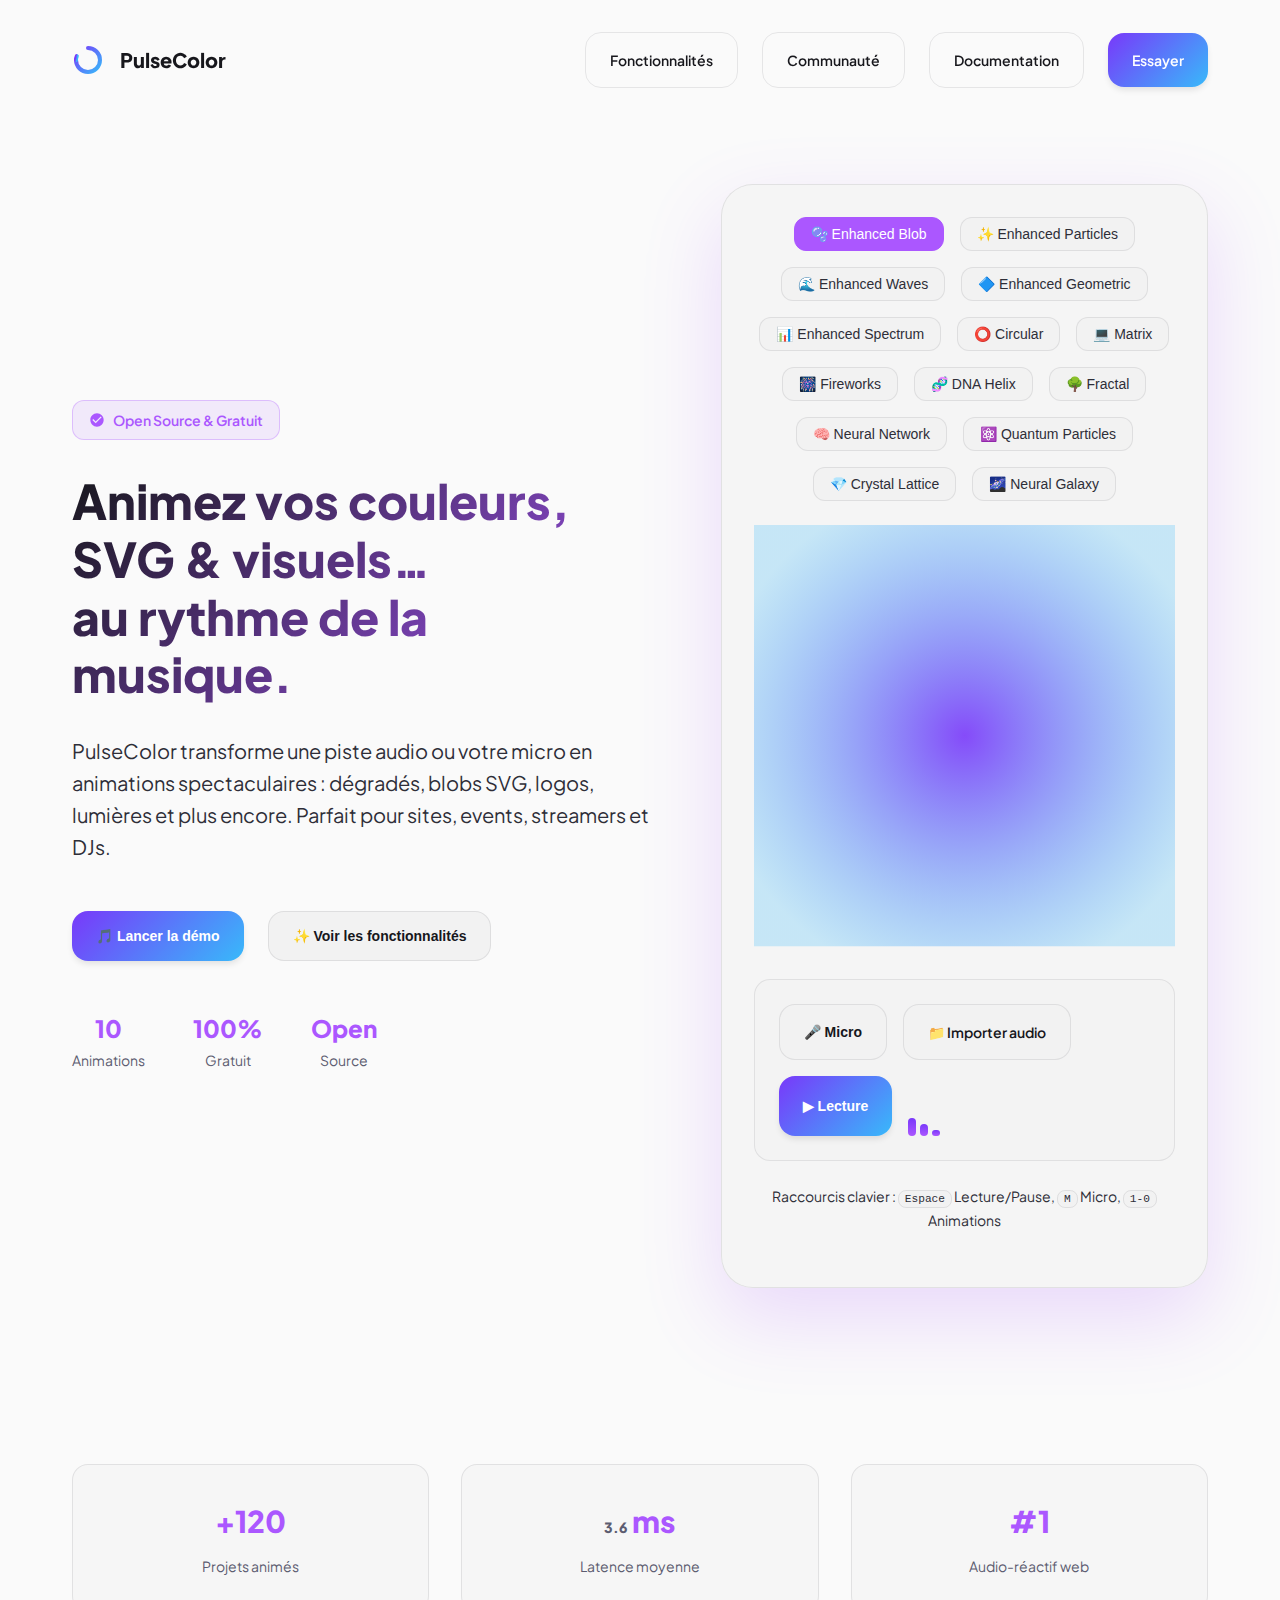
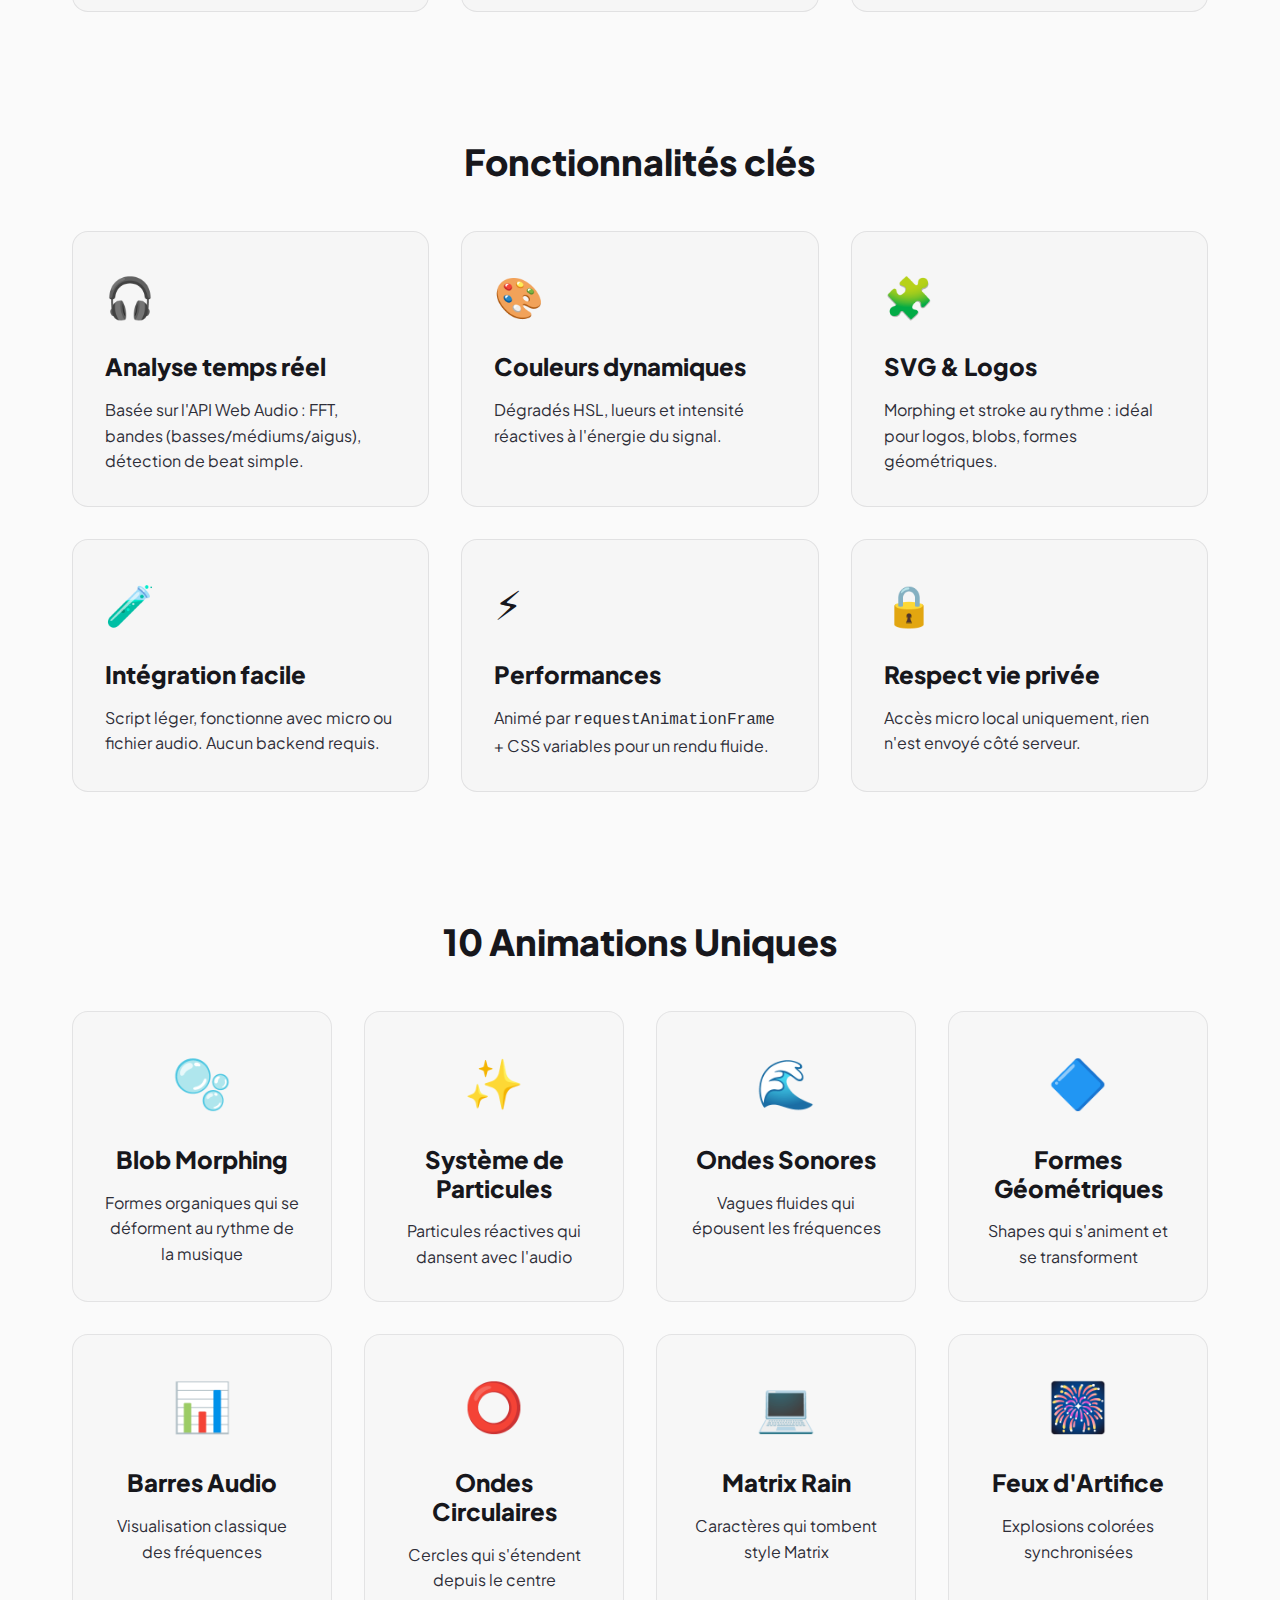
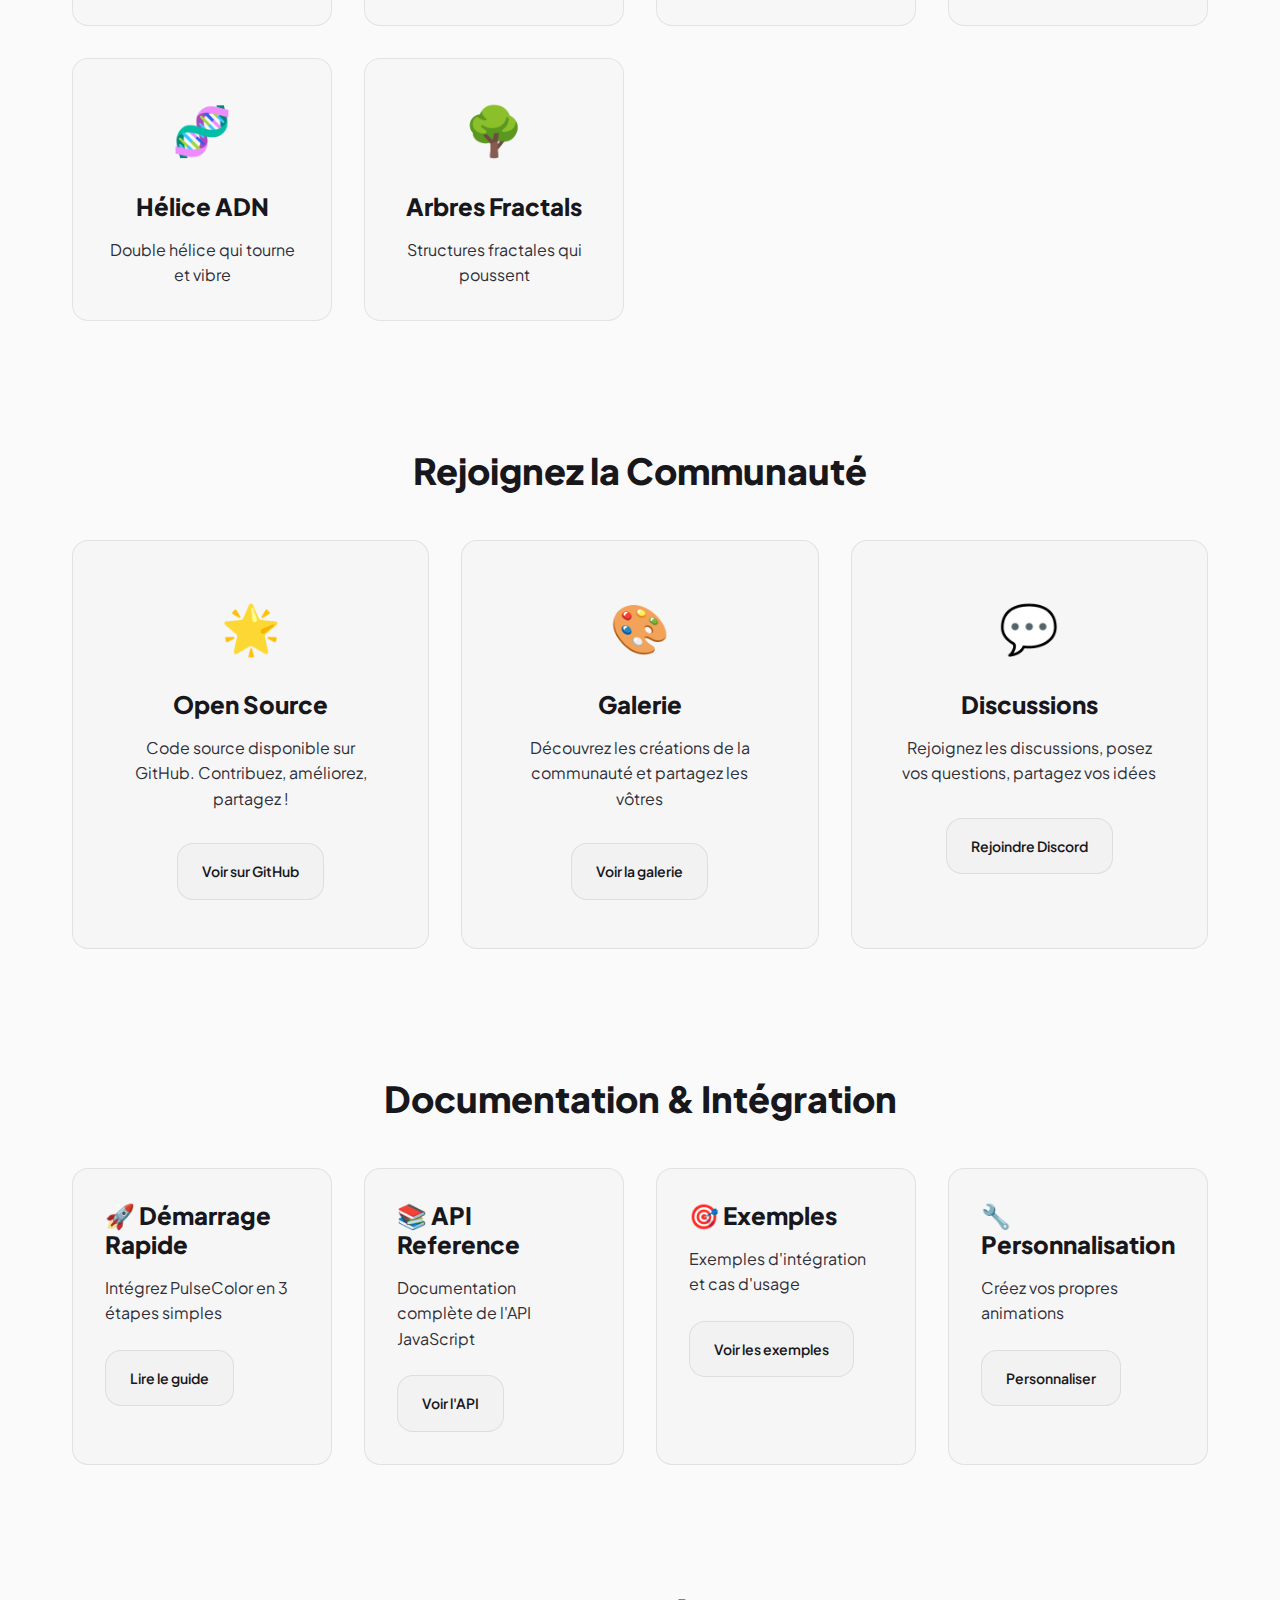
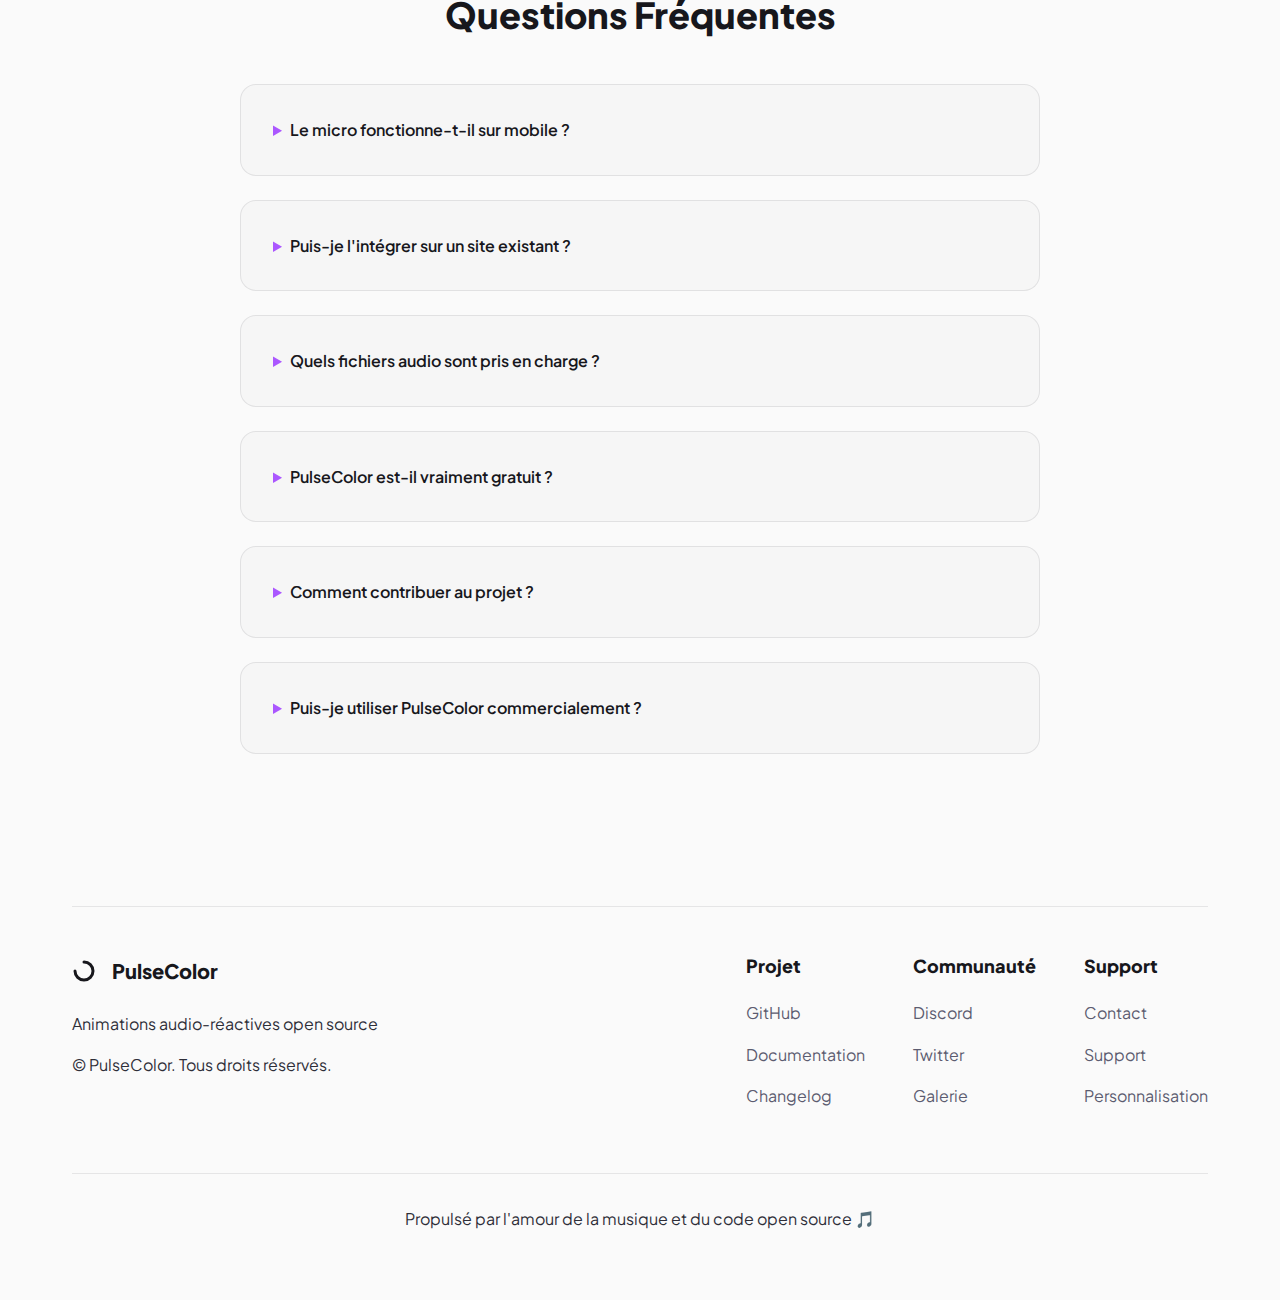
<file: index.html>
<!DOCTYPE html>
<html lang="fr">
<head>
  <meta charset="utf-8" />
  <meta name="viewport" content="width=device-width, initial-scale=1" />
  
  <!-- SEO Meta Tags -->
  <title>PulseColor — Animations Audio-Réactives Open Source</title>
  <meta name="description" content="PulseColor transforme votre musique en animations spectaculaires en temps réel. 10 animations différentes, open source et 100% gratuit. Parfait pour sites web, événements et créateurs." />
  <meta name="keywords" content="audio-réactif, animations, musique, visualisation, open source, web audio, SVG, CSS" />
  <meta name="author" content="PulseColor Team" />
  
  <!-- Open Graph / Facebook -->
  <meta property="og:type" content="website" />
  <meta property="og:url" content="https://github.com/martin-lechene/pulsecolor" />
  <meta property="og:title" content="PulseColor — Animations Audio-Réactives" />
  <meta property="og:description" content="Transformez votre musique en animations spectaculaires en temps réel. Open source et gratuit." />
  <meta property="og:image" content="https://github.com/martin-lechene/pulsecolor/blob/main/public/og-image².png" />
  
  <!-- Twitter -->
  <meta property="twitter:card" content="summary_large_image" />
  <meta property="twitter:url" content="https://github.com/martin-lechene/pulsecolor" />
  <meta property="twitter:title" content="PulseColor — Animations Audio-Réactives" />
  <meta property="twitter:description" content="Transformez votre musique en animations spectaculaires en temps réel. Open source et gratuit." />
  <meta property="twitter:image" content="https://github.com/martin-lechene/pulsecolor/blob/main/public/og-image².png" />
  
  <!-- Favicon -->
  <link rel="icon" type="image/svg+xml" href="/favicon.svg" />
  <link rel="icon" type="image/png" href="/favicon.png" />
  
  <!-- Preconnect for performance -->
  <link rel="preconnect" href="https://fonts.googleapis.com">
  <link rel="preconnect" href="https://fonts.gstatic.com" crossorigin>
  
  <!-- Fonts -->
  <link href="https://fonts.googleapis.com/css2?family=Plus+Jakarta+Sans:wght@400;600;800&display=swap" rel="stylesheet">
  
  <!-- Stylesheets -->
  <link rel="stylesheet" href="css/main.css" />
  
  <!-- PWA Manifest -->
  <link rel="manifest" href="/manifest.json" />
  <meta name="theme-color" content="#6366f1" />
  
  <!-- Structured Data -->
  <script type="application/ld+json">
  {
    "@context": "https://schema.org",
    "@type": "SoftwareApplication",
    "name": "PulseColor",
    "description": "Audio-reactive visual animations for web",
    "url": "https://pulsecolor.dev",
    "applicationCategory": "MultimediaApplication",
    "operatingSystem": "Web Browser",
    "offers": {
      "@type": "Offer",
      "price": "0",
      "priceCurrency": "EUR"
    },
    "author": {
      "@type": "Organization",
      "name": "PulseColor Team"
    }
  }
  </script>
</head>
<body>
  <!-- Skip to main content for accessibility -->
  <a href="#main-content" class="sr-only sr-only-focusable">Passer au contenu principal</a>
  
  <div class="wrapper">
    <!-- NAVIGATION -->
    <nav class="nav" role="navigation" aria-label="Navigation principale">
      <a class="logo" href="#" aria-label="PulseColor - Accueil">
        <svg width="32" height="32" viewBox="0 0 24 24" fill="none" xmlns="http://www.w3.org/2000/svg" aria-hidden="true">
          <defs>
            <linearGradient id="g1" x1="0" y1="0" x2="1" y2="1">
              <stop offset="0%" stop-color="hsl(var(--bg-a))"/>
              <stop offset="100%" stop-color="hsl(var(--bg-b))"/>
            </linearGradient>
          </defs>
          <path d="M12 3c4.97 0 9 4.03 9 9s-4.03 9-9 9S3 16.97 3 12" stroke="url(#g1)" stroke-width="3" stroke-linecap="round"/>
          <path d="M3 12c0-1 .2-2 .6-2.9" stroke="url(#g1)" stroke-width="3" stroke-linecap="round"/>
        </svg>
        PulseColor
      </a>
      
      <div class="nav-links">
        <a class="btn btn-ghost" href="#features" aria-label="Voir les fonctionnalités">Fonctionnalités</a>
        <a class="btn btn-ghost" href="#community" aria-label="Voir la communauté">Communauté</a>
        <a class="btn btn-ghost" href="#docs" aria-label="Voir la documentation">Documentation</a>
        <a class="btn btn-primary" href="#demo" aria-label="Essayer la démo">Essayer</a>
      </div>
    </nav>

    <!-- MAIN CONTENT -->
    <main id="main-content">
      <!-- HERO SECTION -->
      <header class="hero" role="banner">
        <div class="hero-content">
          <div class="badge" aria-label="Projet open source">
            <svg width="16" height="16" viewBox="0 0 24 24" fill="currentColor" aria-hidden="true">
              <path d="M12 2C6.48 2 2 6.48 2 12s4.48 10 10 10 10-4.48 10-10S17.52 2 12 2zm-2 15l-5-5 1.41-1.41L10 14.17l7.59-7.59L19 8l-9 9z"/>
            </svg>
            Open Source & Gratuit
          </div>
          
          <h1>Animez vos couleurs, SVG & visuels… <br> au rythme de la musique.</h1>
          <p>PulseColor transforme une piste audio ou votre micro en animations spectaculaires : dégradés, blobs SVG, logos, lumières et plus encore. Parfait pour sites, events, streamers et DJs.</p>
          
          <div class="cta-row">
            <button class="btn btn-primary" onclick="document.getElementById('demo').scrollIntoView({behavior:'smooth'})" aria-label="Lancer la démo interactive">
              🎵 Lancer la démo
            </button>
            <button class="btn btn-secondary" onclick="document.getElementById('features').scrollIntoView({behavior:'smooth'})" aria-label="Voir les fonctionnalités détaillées">
              ✨ Voir les fonctionnalités
            </button>
          </div>
          
          <div class="hero-stats">
            <div class="stat">
              <strong>10</strong>
              <span>Animations</span>
            </div>
            <div class="stat">
              <strong>100%</strong>
              <span>Gratuit</span>
            </div>
            <div class="stat">
              <strong>Open</strong>
              <span>Source</span>
            </div>
          </div>
        </div>
        
        <!-- DEMO SECTION -->
        <div class="demo" id="demo" role="region" aria-label="Démo interactive">
          <div class="animation-selector" role="group" aria-label="Sélection d'animation">
            <!-- Animation buttons will be populated by JavaScript -->
          </div>
          
          <div class="canvas" aria-label="Zone d'animation">
            <!-- Reactive SVG Scene -->
            <svg id="reactiveSVG" viewBox="0 0 600 600" width="100%" height="100%" style="max-height:520px" aria-hidden="true">
              <defs>
                <radialGradient id="bg" cx="50%" cy="50%" r="60%">
                  <stop offset="0%" stop-color="hsl(var(--bg-a))" stop-opacity="0.9" />
                  <stop offset="100%" stop-color="hsl(var(--bg-b))" stop-opacity="0.25" />
                </radialGradient>
                <filter id="glow">
                  <feGaussianBlur stdDeviation="8" result="colored" />
                  <feMerge>
                    <feMergeNode in="colored" />
                    <feMergeNode in="SourceGraphic" />
                  </feMerge>
                </filter>
              </defs>

              <rect x="0" y="0" width="600" height="600" fill="url(#bg)" />
              <!-- Animation elements will be added here by JavaScript -->
            </svg>
          </div>
          
          <div class="bar" aria-hidden="true"></div>
          
          <div class="controls" role="group" aria-label="Contrôles audio">
            <button class="btn btn-secondary" id="micBtn" aria-label="Activer le microphone">
              🎤 Micro
            </button>
            <label class="btn btn-secondary" for="fileInput" aria-label="Importer un fichier audio">
              📁 Importer audio
            </label>
            <input id="fileInput" type="file" accept="audio/*" class="sr-only" aria-describedby="file-help" />
            <div id="file-help" class="sr-only">Sélectionnez un fichier audio (MP3, WAV, etc.)</div>
            
            <button class="btn btn-primary" id="playPause" disabled aria-label="Lecture/Pause">
              ▶︎ Lecture
            </button>
            
            <div class="meters" aria-label="Niveaux audio">
              <span id="m-bass" style="height: 30%" aria-label="Basses"></span>
              <span id="m-mid" style="height: 20%" aria-label="Médiums"></span>
              <span id="m-high" style="height: 10%" aria-label="Aigus"></span>
            </div>
          </div>
          
          <div class="demo-info">
            <p>Raccourcis clavier : <kbd>Espace</kbd> Lecture/Pause, <kbd>M</kbd> Micro, <kbd>1-0</kbd> Animations</p>
          </div>
        </div>
      </header>

      <!-- STATS SECTION -->
      <section class="section" aria-labelledby="stats-heading">
        <h2 id="stats-heading" class="sr-only">Statistiques</h2>
        <div class="stats-grid">
          <div class="stat-card" aria-label="Projets animés">
            <strong>+120</strong>
            <span>Projets animés</span>
          </div>
          <div class="stat-card" aria-label="Latence moyenne">
            <strong><span id="msAvg">3.6</span> ms</strong>
            <span>Latence moyenne</span>
          </div>
          <div class="stat-card" aria-label="Classement">
            <strong>#1</strong>
            <span>Audio-réactif web</span>
          </div>
        </div>
      </section>

      <!-- FEATURES SECTION -->
      <section id="features" class="section" aria-labelledby="features-heading">
        <h2 id="features-heading">Fonctionnalités clés</h2>
        <div class="features-grid">
          <div class="feature-card">
            <div class="feature-icon">🎧</div>
            <h3>Analyse temps réel</h3>
            <p>Basée sur l'API Web Audio : FFT, bandes (basses/médiums/aigus), détection de beat simple.</p>
          </div>
          
          <div class="feature-card">
            <div class="feature-icon">🎨</div>
            <h3>Couleurs dynamiques</h3>
            <p>Dégradés HSL, lueurs et intensité réactives à l'énergie du signal.</p>
          </div>
          
          <div class="feature-card">
            <div class="feature-icon">🧩</div>
            <h3>SVG & Logos</h3>
            <p>Morphing et stroke au rythme : idéal pour logos, blobs, formes géométriques.</p>
          </div>
          
          <div class="feature-card">
            <div class="feature-icon">🧪</div>
            <h3>Intégration facile</h3>
            <p>Script léger, fonctionne avec micro ou fichier audio. Aucun backend requis.</p>
          </div>
          
          <div class="feature-card">
            <div class="feature-icon">⚡</div>
            <h3>Performances</h3>
            <p>Animé par <code>requestAnimationFrame</code> + CSS variables pour un rendu fluide.</p>
          </div>
          
          <div class="feature-card">
            <div class="feature-icon">🔒</div>
            <h3>Respect vie privée</h3>
            <p>Accès micro local uniquement, rien n'est envoyé côté serveur.</p>
          </div>
        </div>
      </section>

      <!-- ANIMATIONS SECTION -->
      <section class="section" aria-labelledby="animations-heading">
        <h2 id="animations-heading">10 Animations Uniques</h2>
        <div class="animations-grid">
          <div class="animation-preview">
            <div class="animation-icon">🫧</div>
            <h3>Blob Morphing</h3>
            <p>Formes organiques qui se déforment au rythme de la musique</p>
          </div>
          
          <div class="animation-preview">
            <div class="animation-icon">✨</div>
            <h3>Système de Particules</h3>
            <p>Particules réactives qui dansent avec l'audio</p>
          </div>
          
          <div class="animation-preview">
            <div class="animation-icon">🌊</div>
            <h3>Ondes Sonores</h3>
            <p>Vagues fluides qui épousent les fréquences</p>
          </div>
          
          <div class="animation-preview">
            <div class="animation-icon">🔷</div>
            <h3>Formes Géométriques</h3>
            <p>Shapes qui s'animent et se transforment</p>
          </div>
          
          <div class="animation-preview">
            <div class="animation-icon">📊</div>
            <h3>Barres Audio</h3>
            <p>Visualisation classique des fréquences</p>
          </div>
          
          <div class="animation-preview">
            <div class="animation-icon">⭕</div>
            <h3>Ondes Circulaires</h3>
            <p>Cercles qui s'étendent depuis le centre</p>
          </div>
          
          <div class="animation-preview">
            <div class="animation-icon">💻</div>
            <h3>Matrix Rain</h3>
            <p>Caractères qui tombent style Matrix</p>
          </div>
          
          <div class="animation-preview">
            <div class="animation-icon">🎆</div>
            <h3>Feux d'Artifice</h3>
            <p>Explosions colorées synchronisées</p>
          </div>
          
          <div class="animation-preview">
            <div class="animation-icon">🧬</div>
            <h3>Hélice ADN</h3>
            <p>Double hélice qui tourne et vibre</p>
          </div>
          
          <div class="animation-preview">
            <div class="animation-icon">🌳</div>
            <h3>Arbres Fractals</h3>
            <p>Structures fractales qui poussent</p>
          </div>
        </div>
      </section>

      <!-- COMMUNITY SECTION -->
      <section id="community" class="section" aria-labelledby="community-heading">
        <h2 id="community-heading">Rejoignez la Communauté</h2>
        <div class="community-grid">
          <div class="community-card">
            <div class="community-icon">🌟</div>
            <h3>Open Source</h3>
            <p>Code source disponible sur GitHub. Contribuez, améliorez, partagez !</p>
            <a href="https://github.com/pulsecolor/pulsecolor" class="btn btn-secondary" target="_blank" rel="noopener">
              Voir sur GitHub
            </a>
          </div>
          
          <div class="community-card">
            <div class="community-icon">🎨</div>
            <h3>Galerie</h3>
            <p>Découvrez les créations de la communauté et partagez les vôtres</p>
            <a href="#gallery" class="btn btn-secondary">
              Voir la galerie
            </a>
          </div>
          
          <div class="community-card">
            <div class="community-icon">💬</div>
            <h3>Discussions</h3>
            <p>Rejoignez les discussions, posez vos questions, partagez vos idées</p>
            <a href="https://discord.gg/pulsecolor" class="btn btn-secondary" target="_blank" rel="noopener">
              Rejoindre Discord
            </a>
          </div>
        </div>
      </section>

      <!-- DOCUMENTATION SECTION -->
      <section id="docs" class="section" aria-labelledby="docs-heading">
        <h2 id="docs-heading">Documentation & Intégration</h2>
        <div class="docs-grid">
          <div class="doc-card">
            <h3>🚀 Démarrage Rapide</h3>
            <p>Intégrez PulseColor en 3 étapes simples</p>
            <a href="/docs/quickstart" class="btn btn-secondary">Lire le guide</a>
          </div>
          
          <div class="doc-card">
            <h3>📚 API Reference</h3>
            <p>Documentation complète de l'API JavaScript</p>
            <a href="/docs/api" class="btn btn-secondary">Voir l'API</a>
          </div>
          
          <div class="doc-card">
            <h3>🎯 Exemples</h3>
            <p>Exemples d'intégration et cas d'usage</p>
            <a href="/docs/examples" class="btn btn-secondary">Voir les exemples</a>
          </div>
          
          <div class="doc-card">
            <h3>🔧 Personnalisation</h3>
            <p>Créez vos propres animations</p>
            <a href="/docs/customization" class="btn btn-secondary">Personnaliser</a>
          </div>
        </div>
      </section>

      <!-- FAQ SECTION -->
      <section class="section" aria-labelledby="faq-heading">
        <h2 id="faq-heading">Questions Fréquentes</h2>
        <div class="faq-grid">
          <details class="faq-item">
            <summary>Le micro fonctionne-t-il sur mobile ?</summary>
            <p>Oui, sur la plupart des navigateurs modernes (iOS nécessite un geste utilisateur pour démarrer l'audio).</p>
          </details>
          
          <details class="faq-item">
            <summary>Puis-je l'intégrer sur un site existant ?</summary>
            <p>Totalement. Copiez le script démo et ciblez vos propres SVG/CSS.</p>
          </details>
          
          <details class="faq-item">
            <summary>Quels fichiers audio sont pris en charge ?</summary>
            <p>Tous les formats lus par le navigateur (mp3, wav, m4a, ogg…).</p>
          </details>
          
          <details class="faq-item">
            <summary>PulseColor est-il vraiment gratuit ?</summary>
            <p>Oui, 100% gratuit et open source. Seuls les services de support et personnalisation sont payants.</p>
          </details>
          
          <details class="faq-item">
            <summary>Comment contribuer au projet ?</summary>
            <p>Via GitHub : rapports de bugs, suggestions, pull requests, documentation, etc.</p>
          </details>
          
          <details class="faq-item">
            <summary>Puis-je utiliser PulseColor commercialement ?</summary>
            <p>Oui, sous licence MIT. Vous pouvez l'utiliser librement dans vos projets.</p>
          </details>
        </div>
      </section>
    </main>

    <!-- FOOTER -->
    <footer role="contentinfo">
      <div class="footer-content">
        <div class="footer-brand">
          <div class="logo">
            <svg width="24" height="24" viewBox="0 0 24 24" fill="none" xmlns="http://www.w3.org/2000/svg" aria-hidden="true">
              <path d="M12 3c4.97 0 9 4.03 9 9s-4.03 9-9 9S3 16.97 3 12" stroke="currentColor" stroke-width="3" stroke-linecap="round"/>
            </svg>
            PulseColor
          </div>
          <p>Animations audio-réactives open source</p>
          <p>© <span id="year"></span> PulseColor. Tous droits réservés.</p>
        </div>
        
        <div class="footer-links">
          <div class="footer-section">
            <h4>Projet</h4>
            <a href="https://github.com/pulsecolor/pulsecolor" target="_blank" rel="noopener">GitHub</a>
            <a href="/docs">Documentation</a>
            <a href="/changelog">Changelog</a>
          </div>
          
          <div class="footer-section">
            <h4>Communauté</h4>
            <a href="https://discord.gg/pulsecolor" target="_blank" rel="noopener">Discord</a>
            <a href="https://twitter.com/pulsecolor" target="_blank" rel="noopener">Twitter</a>
            <a href="/gallery">Galerie</a>
          </div>
          
          <div class="footer-section">
            <h4>Support</h4>
            <a href="/contact">Contact</a>
            <a href="/support">Support</a>
            <a href="/custom">Personnalisation</a>
          </div>
        </div>
      </div>
      
      <div class="footer-bottom">
        <p>Propulsé par l'amour de la musique et du code open source 🎵</p>
      </div>
    </footer>
  </div>

  <!-- Scripts -->
  <script src="js/animations.js"></script>
  <script src="js/main.js"></script>
  
  <!-- Service Worker for PWA -->
  <script>
    if ('serviceWorker' in navigator) {
      window.addEventListener('load', () => {
        navigator.serviceWorker.register('/sw.js')
          .then(registration => console.log('SW registered'))
          .catch(error => console.log('SW registration failed'));
      });
    }
  </script>
</body>
</html>
</file>
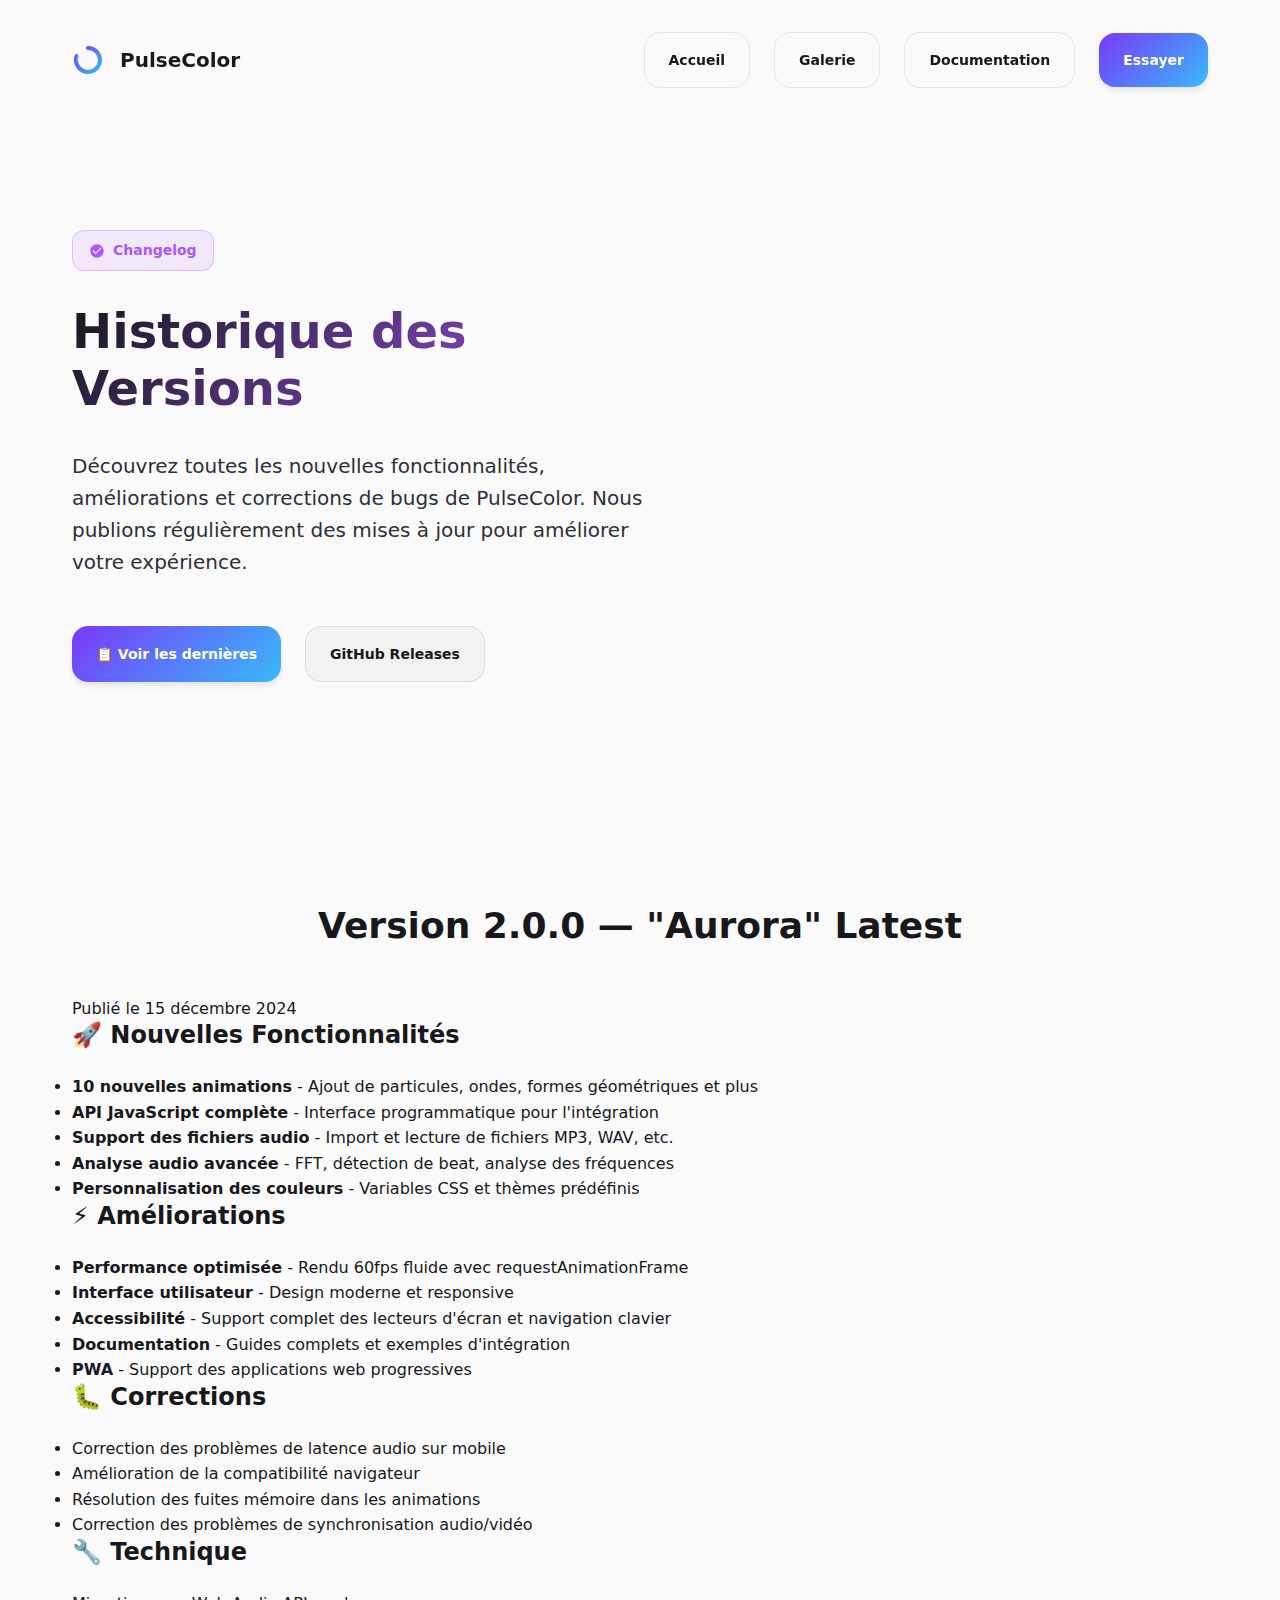
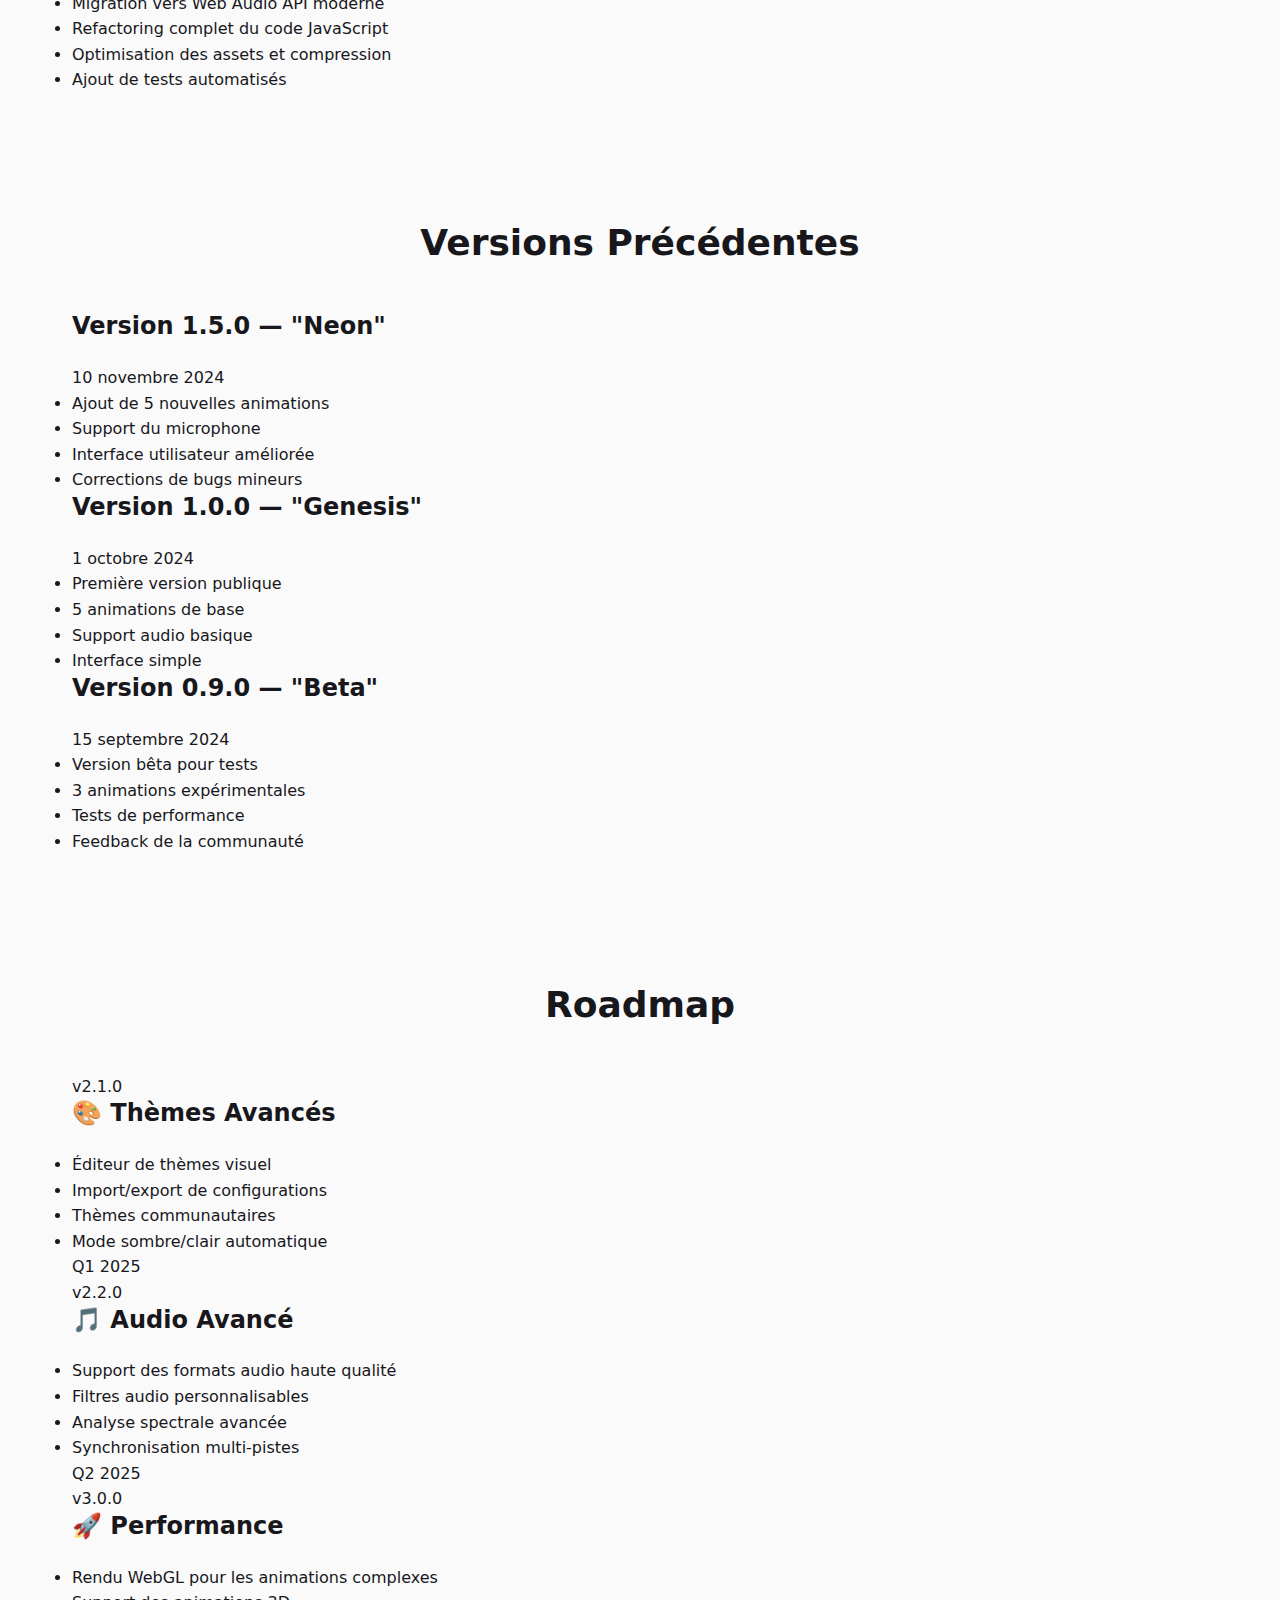
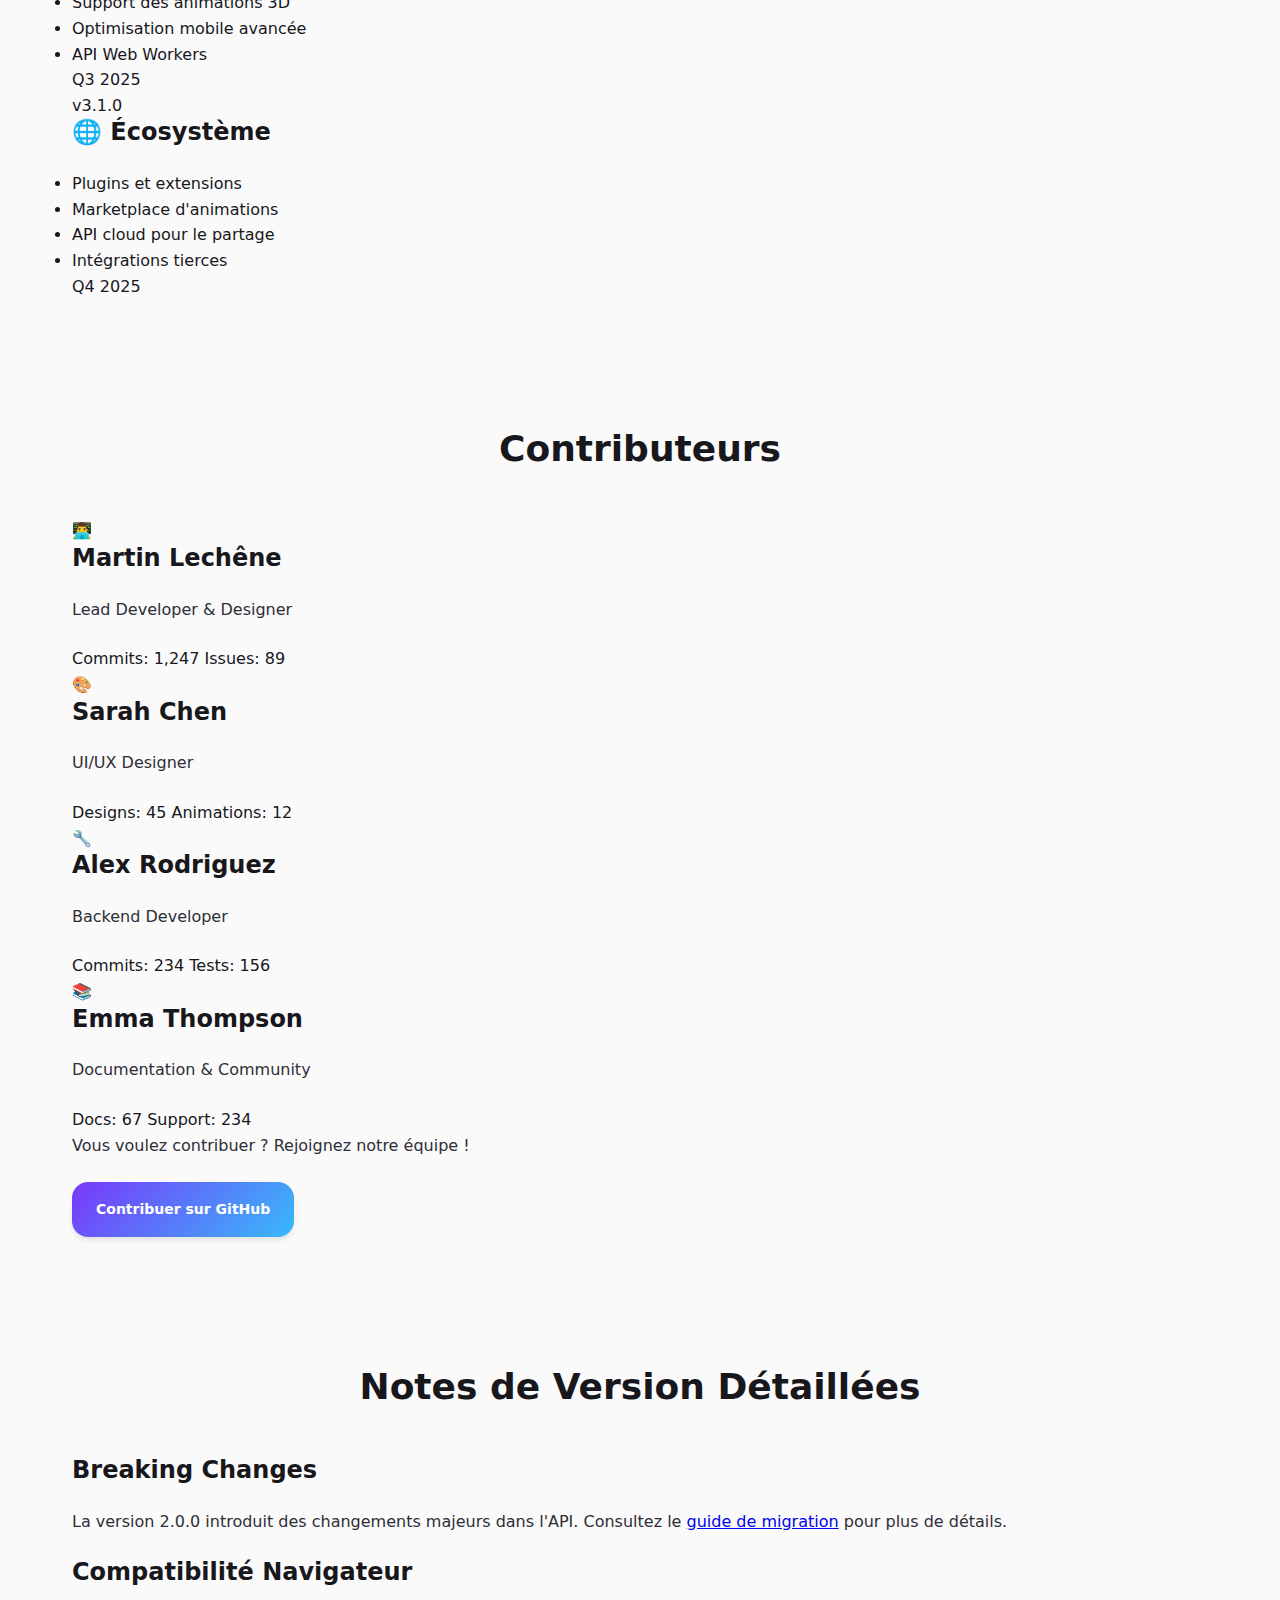
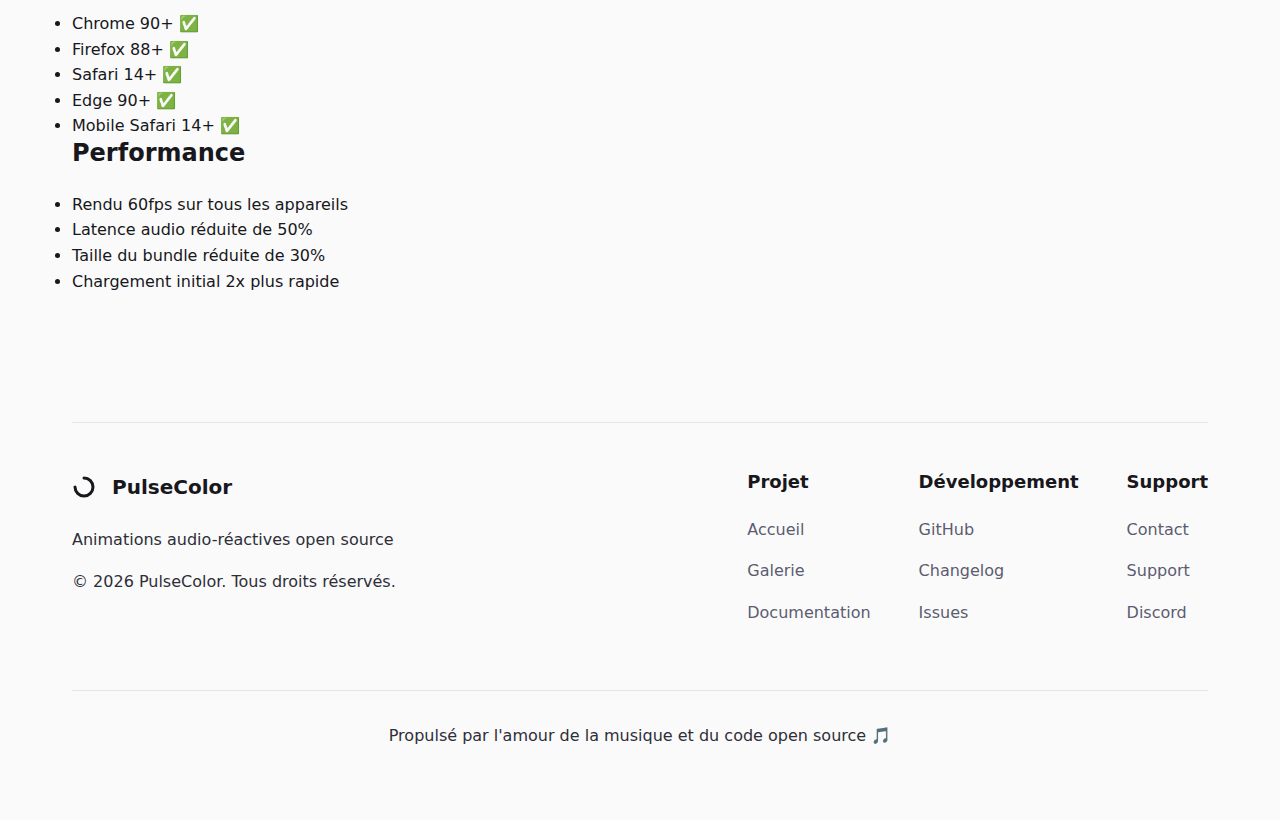
<file: changelogs.html>
<!DOCTYPE html>
<html lang="fr">
<head>
  <meta charset="utf-8" />
  <meta name="viewport" content="width=device-width, initial-scale=1" />
  
  <!-- SEO Meta Tags -->
  <title>Changelog — PulseColor</title>
  <meta name="description" content="Historique des versions et changements de PulseColor. Découvrez les nouvelles fonctionnalités, améliorations et corrections de bugs." />
  <meta name="keywords" content="pulsecolor, changelog, versions, mises à jour, fonctionnalités" />
  <meta name="author" content="PulseColor Team" />
  
  <!-- Open Graph / Facebook -->
  <meta property="og:type" content="website" />
  <meta property="og:url" content="https://pulsecolor.dev/changelog" />
  <meta property="og:title" content="Changelog — PulseColor" />
  <meta property="og:description" content="Historique des versions et changements de PulseColor" />
  
  <!-- Favicon -->
  <link rel="icon" type="image/svg+xml" href="favicon.svg" />
  <link rel="icon" type="image/png" href="favicon.png" />
  
  <!-- Preconnect for performance -->
  <link rel="preconnect" href="https://fonts.googleapis.com">
  <link rel="preconnect" href="https://fonts.gstatic.com" crossorigin>
  
  <!-- Fonts -->
  <link href="https://fonts.googleapis.com/css2?family=Plus+Jakarta+Sans:wght@400;600;800&display=swap" rel="stylesheet">
  
  <!-- Stylesheets -->
  <link rel="stylesheet" href="css/main.css" />
</head>
<body>
  <!-- Skip to main content for accessibility -->
  <a href="#main-content" class="sr-only sr-only-focusable">Passer au contenu principal</a>
  
  <div class="wrapper">
    <!-- NAVIGATION -->
    <nav class="nav" role="navigation" aria-label="Navigation principale">
      <a class="logo" href="index.html" aria-label="PulseColor - Accueil">
        <svg width="32" height="32" viewBox="0 0 24 24" fill="none" xmlns="http://www.w3.org/2000/svg" aria-hidden="true">
          <defs>
            <linearGradient id="g1" x1="0" y1="0" x2="1" y2="1">
              <stop offset="0%" stop-color="hsl(var(--bg-a))"/>
              <stop offset="100%" stop-color="hsl(var(--bg-b))"/>
            </linearGradient>
          </defs>
          <path d="M12 3c4.97 0 9 4.03 9 9s-4.03 9-9 9S3 16.97 3 12" stroke="url(#g1)" stroke-width="3" stroke-linecap="round"/>
          <path d="M3 12c0-1 .2-2 .6-2.9" stroke="url(#g1)" stroke-width="3" stroke-linecap="round"/>
        </svg>
        PulseColor
      </a>
      
      <div class="nav-links">
        <a class="btn btn-ghost" href="index.html">Accueil</a>
        <a class="btn btn-ghost" href="gallery.html">Galerie</a>
        <a class="btn btn-ghost" href="docs/quickstart.html">Documentation</a>
        <a class="btn btn-primary" href="index.html#demo">Essayer</a>
      </div>
    </nav>

    <!-- MAIN CONTENT -->
    <main id="main-content">
      <!-- HERO SECTION -->
      <header class="hero" role="banner">
        <div class="hero-content">
          <div class="badge" aria-label="Changelog">
            <svg width="16" height="16" viewBox="0 0 24 24" fill="currentColor" aria-hidden="true">
              <path d="M12 2C6.48 2 2 6.48 2 12s4.48 10 10 10 10-4.48 10-10S17.52 2 12 2zm-2 15l-5-5 1.41-1.41L10 14.17l7.59-7.59L19 8l-9 9z"/>
            </svg>
            Changelog
          </div>
          
          <h1>Historique des Versions</h1>
          <p>Découvrez toutes les nouvelles fonctionnalités, améliorations et corrections de bugs de PulseColor. Nous publions régulièrement des mises à jour pour améliorer votre expérience.</p>
          
          <div class="cta-row">
            <a href="#latest" class="btn btn-primary">📋 Voir les dernières</a>
            <a href="https://github.com/martin-lechene/pulsecolor/releases" class="btn btn-secondary" target="_blank" rel="noopener">GitHub Releases</a>
          </div>
        </div>
      </header>

      <!-- LATEST VERSION SECTION -->
      <section id="latest" class="section" aria-labelledby="latest-heading">
        <h2 id="latest-heading">Version 2.0.0 — "Aurora" <span class="version-badge">Latest</span></h2>
        <div class="version-date">Publié le 15 décembre 2024</div>
        
        <div class="changelog-content">
          <div class="change-category">
            <h3>🚀 Nouvelles Fonctionnalités</h3>
            <ul>
              <li><strong>10 nouvelles animations</strong> - Ajout de particules, ondes, formes géométriques et plus</li>
              <li><strong>API JavaScript complète</strong> - Interface programmatique pour l'intégration</li>
              <li><strong>Support des fichiers audio</strong> - Import et lecture de fichiers MP3, WAV, etc.</li>
              <li><strong>Analyse audio avancée</strong> - FFT, détection de beat, analyse des fréquences</li>
              <li><strong>Personnalisation des couleurs</strong> - Variables CSS et thèmes prédéfinis</li>
            </ul>
          </div>
          
          <div class="change-category">
            <h3>⚡ Améliorations</h3>
            <ul>
              <li><strong>Performance optimisée</strong> - Rendu 60fps fluide avec requestAnimationFrame</li>
              <li><strong>Interface utilisateur</strong> - Design moderne et responsive</li>
              <li><strong>Accessibilité</strong> - Support complet des lecteurs d'écran et navigation clavier</li>
              <li><strong>Documentation</strong> - Guides complets et exemples d'intégration</li>
              <li><strong>PWA</strong> - Support des applications web progressives</li>
            </ul>
          </div>
          
          <div class="change-category">
            <h3>🐛 Corrections</h3>
            <ul>
              <li>Correction des problèmes de latence audio sur mobile</li>
              <li>Amélioration de la compatibilité navigateur</li>
              <li>Résolution des fuites mémoire dans les animations</li>
              <li>Correction des problèmes de synchronisation audio/vidéo</li>
            </ul>
          </div>
          
          <div class="change-category">
            <h3>🔧 Technique</h3>
            <ul>
              <li>Migration vers Web Audio API moderne</li>
              <li>Refactoring complet du code JavaScript</li>
              <li>Optimisation des assets et compression</li>
              <li>Ajout de tests automatisés</li>
            </ul>
          </div>
        </div>
      </section>

      <!-- PREVIOUS VERSIONS SECTION -->
      <section class="section" aria-labelledby="previous-heading">
        <h2 id="previous-heading">Versions Précédentes</h2>
        
        <div class="versions-timeline">
          <div class="version-item">
            <div class="version-header">
              <h3>Version 1.5.0 — "Neon"</h3>
              <span class="version-date">10 novembre 2024</span>
            </div>
            <div class="version-content">
              <ul>
                <li>Ajout de 5 nouvelles animations</li>
                <li>Support du microphone</li>
                <li>Interface utilisateur améliorée</li>
                <li>Corrections de bugs mineurs</li>
              </ul>
            </div>
          </div>
          
          <div class="version-item">
            <div class="version-header">
              <h3>Version 1.0.0 — "Genesis"</h3>
              <span class="version-date">1 octobre 2024</span>
            </div>
            <div class="version-content">
              <ul>
                <li>Première version publique</li>
                <li>5 animations de base</li>
                <li>Support audio basique</li>
                <li>Interface simple</li>
              </ul>
            </div>
          </div>
          
          <div class="version-item">
            <div class="version-header">
              <h3>Version 0.9.0 — "Beta"</h3>
              <span class="version-date">15 septembre 2024</span>
            </div>
            <div class="version-content">
              <ul>
                <li>Version bêta pour tests</li>
                <li>3 animations expérimentales</li>
                <li>Tests de performance</li>
                <li>Feedback de la communauté</li>
              </ul>
            </div>
          </div>
        </div>
      </section>

      <!-- ROADMAP SECTION -->
      <section class="section" aria-labelledby="roadmap-heading">
        <h2 id="roadmap-heading">Roadmap</h2>
        
        <div class="roadmap-grid">
          <div class="roadmap-item">
            <div class="roadmap-version">v2.1.0</div>
            <h3>🎨 Thèmes Avancés</h3>
            <ul>
              <li>Éditeur de thèmes visuel</li>
              <li>Import/export de configurations</li>
              <li>Thèmes communautaires</li>
              <li>Mode sombre/clair automatique</li>
            </ul>
            <div class="roadmap-date">Q1 2025</div>
          </div>
          
          <div class="roadmap-item">
            <div class="roadmap-version">v2.2.0</div>
            <h3>🎵 Audio Avancé</h3>
            <ul>
              <li>Support des formats audio haute qualité</li>
              <li>Filtres audio personnalisables</li>
              <li>Analyse spectrale avancée</li>
              <li>Synchronisation multi-pistes</li>
            </ul>
            <div class="roadmap-date">Q2 2025</div>
          </div>
          
          <div class="roadmap-item">
            <div class="roadmap-version">v3.0.0</div>
            <h3>🚀 Performance</h3>
            <ul>
              <li>Rendu WebGL pour les animations complexes</li>
              <li>Support des animations 3D</li>
              <li>Optimisation mobile avancée</li>
              <li>API Web Workers</li>
            </ul>
            <div class="roadmap-date">Q3 2025</div>
          </div>
          
          <div class="roadmap-item">
            <div class="roadmap-version">v3.1.0</div>
            <h3>🌐 Écosystème</h3>
            <ul>
              <li>Plugins et extensions</li>
              <li>Marketplace d'animations</li>
              <li>API cloud pour le partage</li>
              <li>Intégrations tierces</li>
            </ul>
            <div class="roadmap-date">Q4 2025</div>
          </div>
        </div>
      </section>

      <!-- CONTRIBUTORS SECTION -->
      <section class="section" aria-labelledby="contributors-heading">
        <h2 id="contributors-heading">Contributeurs</h2>
        
        <div class="contributors-grid">
          <div class="contributor-card">
            <div class="contributor-avatar">👨‍💻</div>
            <h3>Martin Lechêne</h3>
            <p>Lead Developer & Designer</p>
            <div class="contributor-stats">
              <span>Commits: 1,247</span>
              <span>Issues: 89</span>
            </div>
          </div>
          
          <div class="contributor-card">
            <div class="contributor-avatar">🎨</div>
            <h3>Sarah Chen</h3>
            <p>UI/UX Designer</p>
            <div class="contributor-stats">
              <span>Designs: 45</span>
              <span>Animations: 12</span>
            </div>
          </div>
          
          <div class="contributor-card">
            <div class="contributor-avatar">🔧</div>
            <h3>Alex Rodriguez</h3>
            <p>Backend Developer</p>
            <div class="contributor-stats">
              <span>Commits: 234</span>
              <span>Tests: 156</span>
            </div>
          </div>
          
          <div class="contributor-card">
            <div class="contributor-avatar">📚</div>
            <h3>Emma Thompson</h3>
            <p>Documentation & Community</p>
            <div class="contributor-stats">
              <span>Docs: 67</span>
              <span>Support: 234</span>
            </div>
          </div>
        </div>
        
        <div class="contributors-cta">
          <p>Vous voulez contribuer ? Rejoignez notre équipe !</p>
                      <a href="https://github.com/martin-lechene/pulsecolor" class="btn btn-primary" target="_blank" rel="noopener">
              Contribuer sur GitHub
            </a>
        </div>
      </section>

      <!-- RELEASE NOTES SECTION -->
      <section class="section" aria-labelledby="release-notes-heading">
        <h2 id="release-notes-heading">Notes de Version Détaillées</h2>
        
        <div class="release-notes">
          <div class="release-note">
            <h3>Breaking Changes</h3>
            <p>La version 2.0.0 introduit des changements majeurs dans l'API. Consultez le <a href="docs/migration.html">guide de migration</a> pour plus de détails.</p>
          </div>
          
          <div class="release-note">
            <h3>Compatibilité Navigateur</h3>
            <ul>
              <li>Chrome 90+ ✅</li>
              <li>Firefox 88+ ✅</li>
              <li>Safari 14+ ✅</li>
              <li>Edge 90+ ✅</li>
              <li>Mobile Safari 14+ ✅</li>
            </ul>
          </div>
          
          <div class="release-note">
            <h3>Performance</h3>
            <ul>
              <li>Rendu 60fps sur tous les appareils</li>
              <li>Latence audio réduite de 50%</li>
              <li>Taille du bundle réduite de 30%</li>
              <li>Chargement initial 2x plus rapide</li>
            </ul>
          </div>
        </div>
      </section>
    </main>

    <!-- FOOTER -->
    <footer role="contentinfo">
      <div class="footer-content">
        <div class="footer-brand">
          <div class="logo">
            <svg width="24" height="24" viewBox="0 0 24 24" fill="none" xmlns="http://www.w3.org/2000/svg" aria-hidden="true">
              <path d="M12 3c4.97 0 9 4.03 9 9s-4.03 9-9 9S3 16.97 3 12" stroke="currentColor" stroke-width="3" stroke-linecap="round"/>
            </svg>
            PulseColor
          </div>
          <p>Animations audio-réactives open source</p>
          <p>© <span id="year"></span> PulseColor. Tous droits réservés.</p>
        </div>
        
        <div class="footer-links">
          <div class="footer-section">
            <h4>Projet</h4>
            <a href="index.html">Accueil</a>
            <a href="gallery.html">Galerie</a>
            <a href="docs/quickstart.html">Documentation</a>
          </div>
          
          <div class="footer-section">
            <h4>Développement</h4>
            <a href="https://github.com/martin-lechene/pulsecolor" target="_blank" rel="noopener">GitHub</a>
            <a href="changelogs.html">Changelog</a>
            <a href="https://github.com/martin-lechene/pulsecolor/issues" target="_blank" rel="noopener">Issues</a>
          </div>
          
          <div class="footer-section">
            <h4>Support</h4>
            <a href="contact.html">Contact</a>
            <a href="support.html">Support</a>
            <a href="https://discord.gg/pulsecolor" target="_blank" rel="noopener">Discord</a>
          </div>
        </div>
      </div>
      
      <div class="footer-bottom">
        <p>Propulsé par l'amour de la musique et du code open source 🎵</p>
      </div>
    </footer>
  </div>

  <!-- Scripts -->
  <script src="js/animations.js"></script>
  <script src="js/main.js"></script>
  
  <script>
    // Set current year
    document.getElementById('year').textContent = new Date().getFullYear();
  </script>
</body>
</html>
</file>
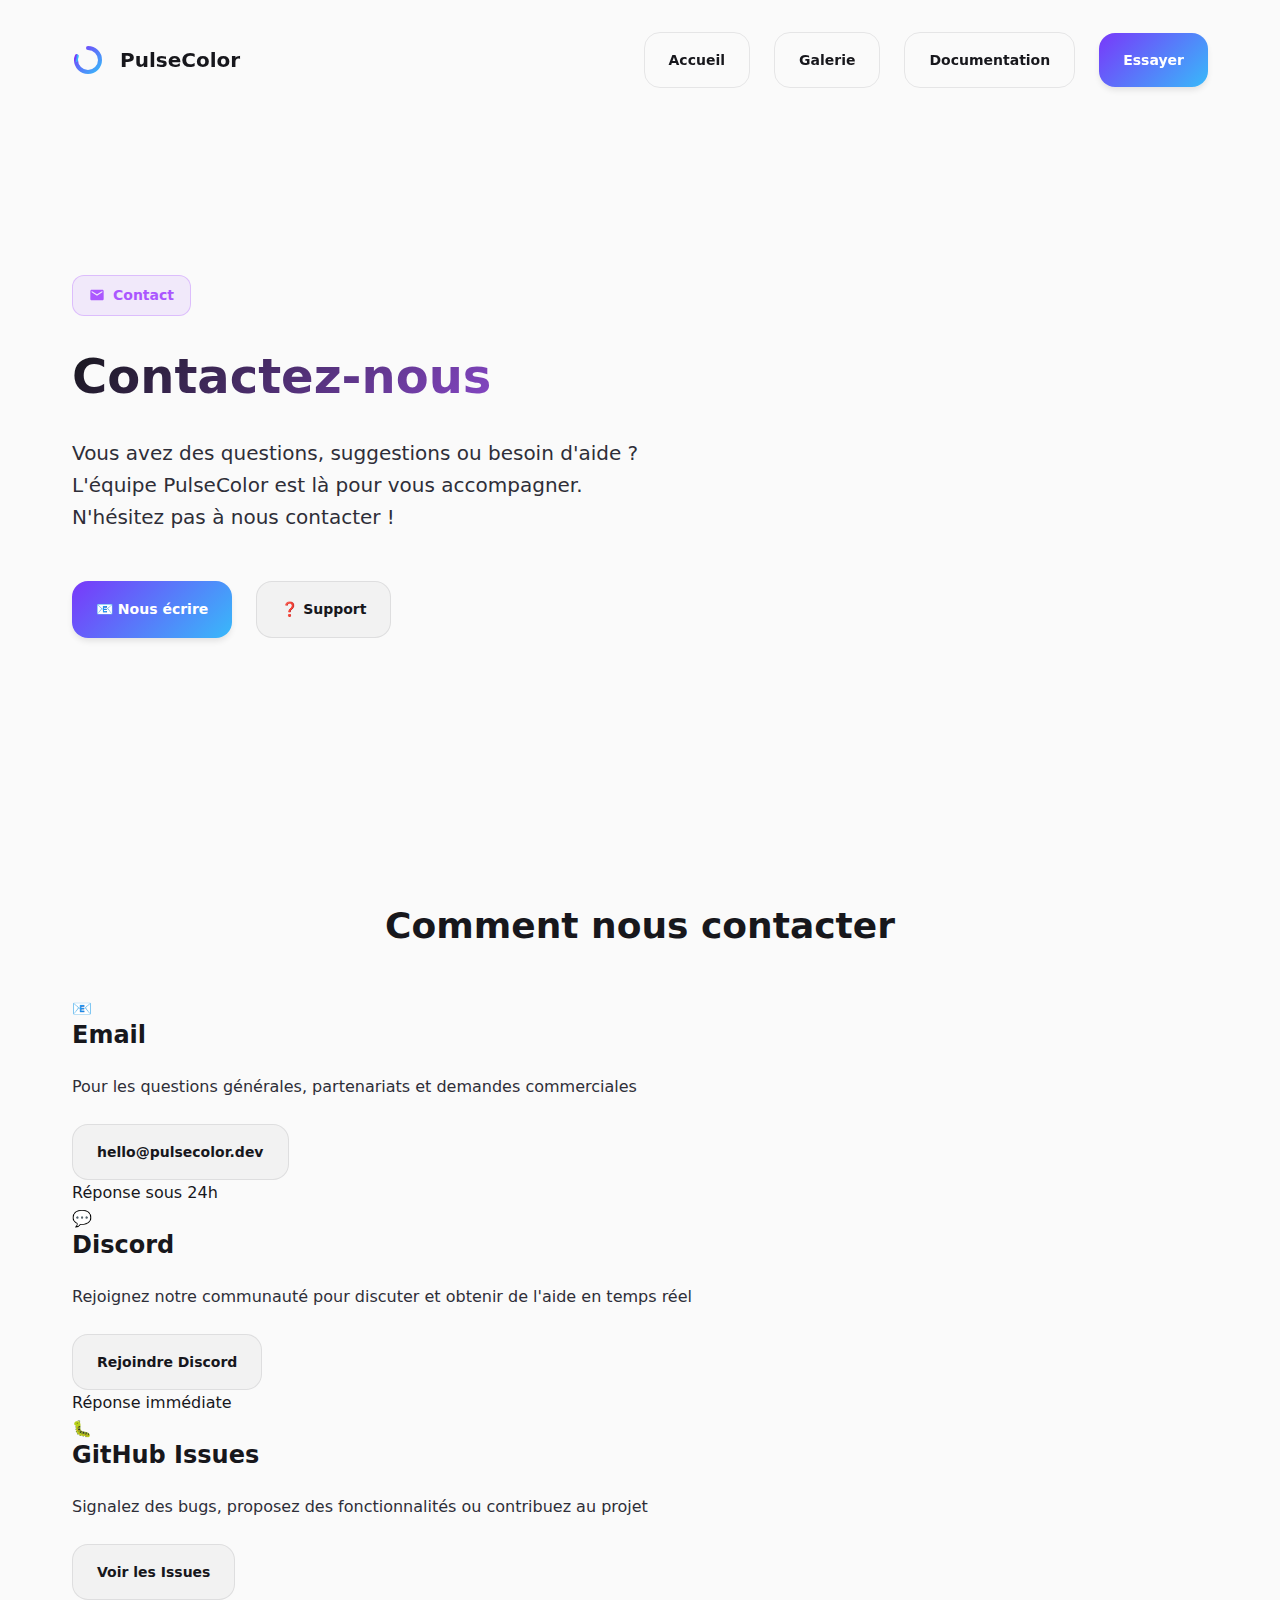
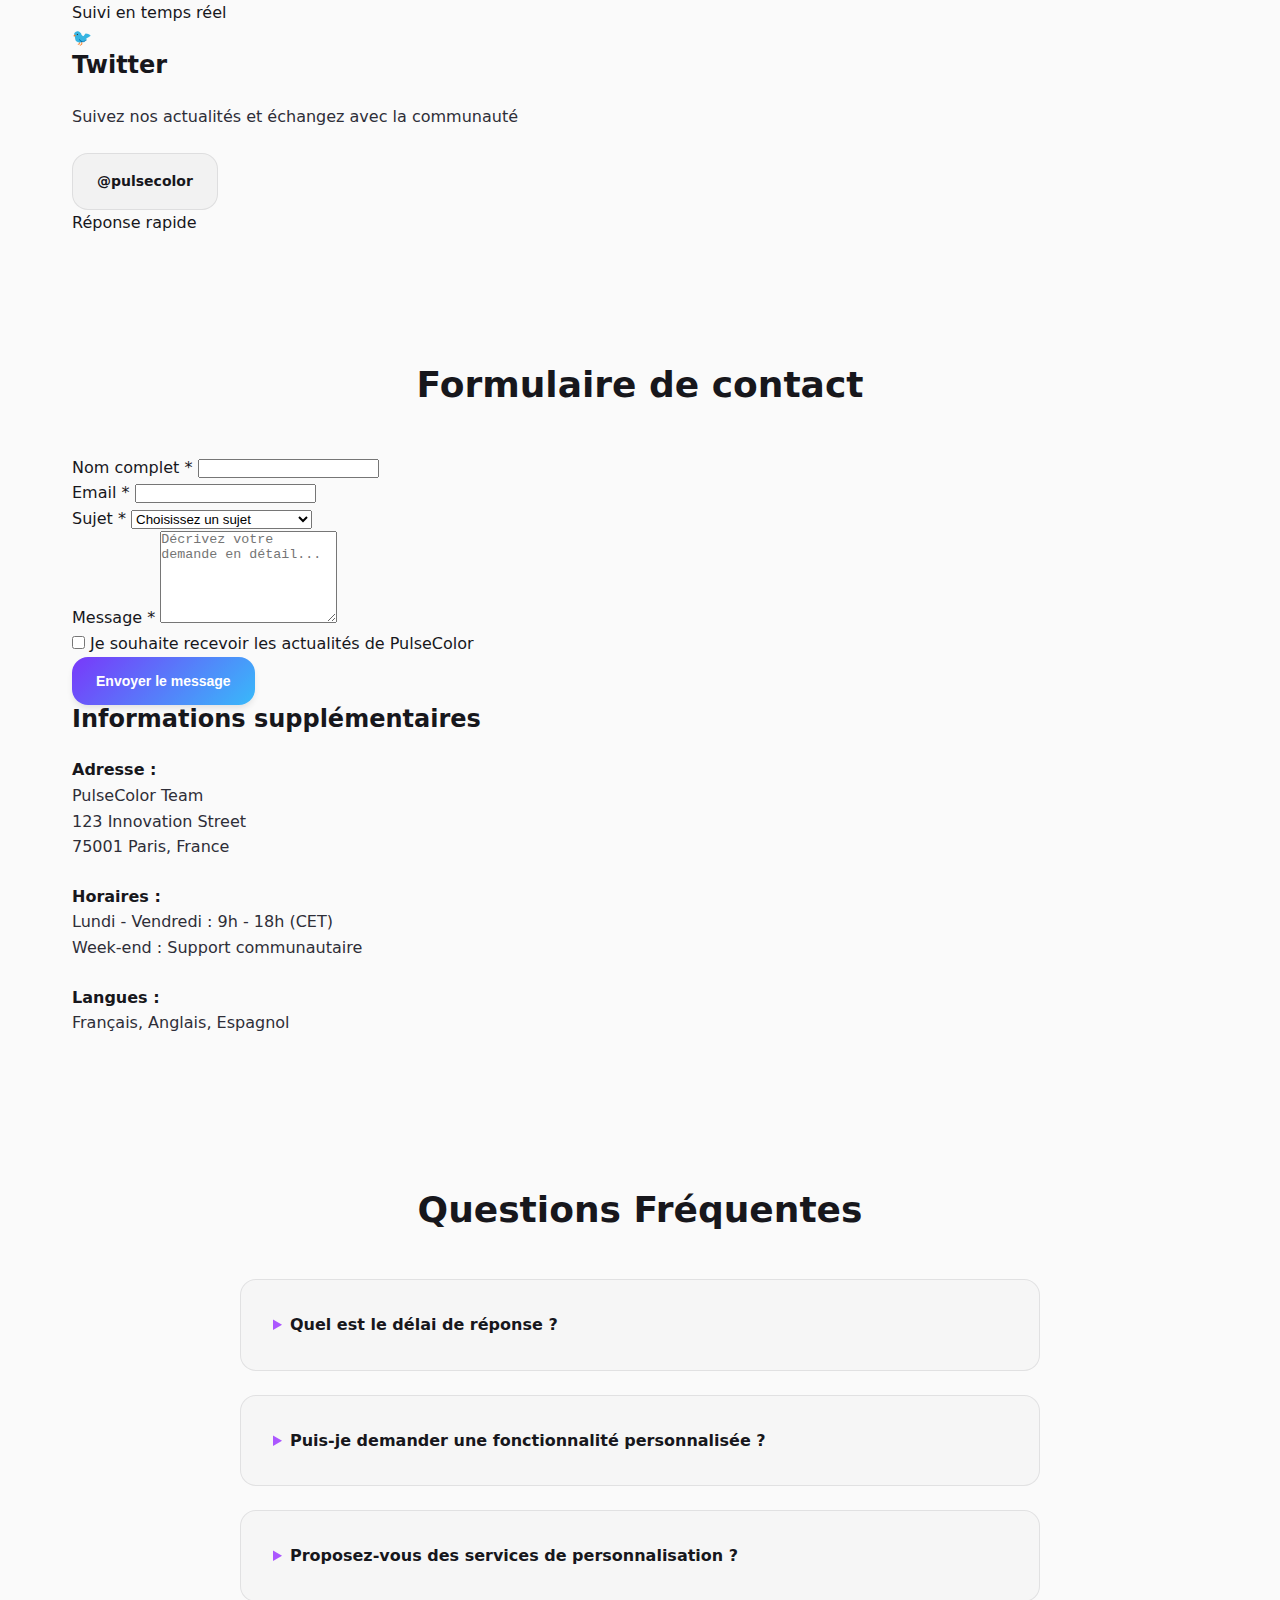
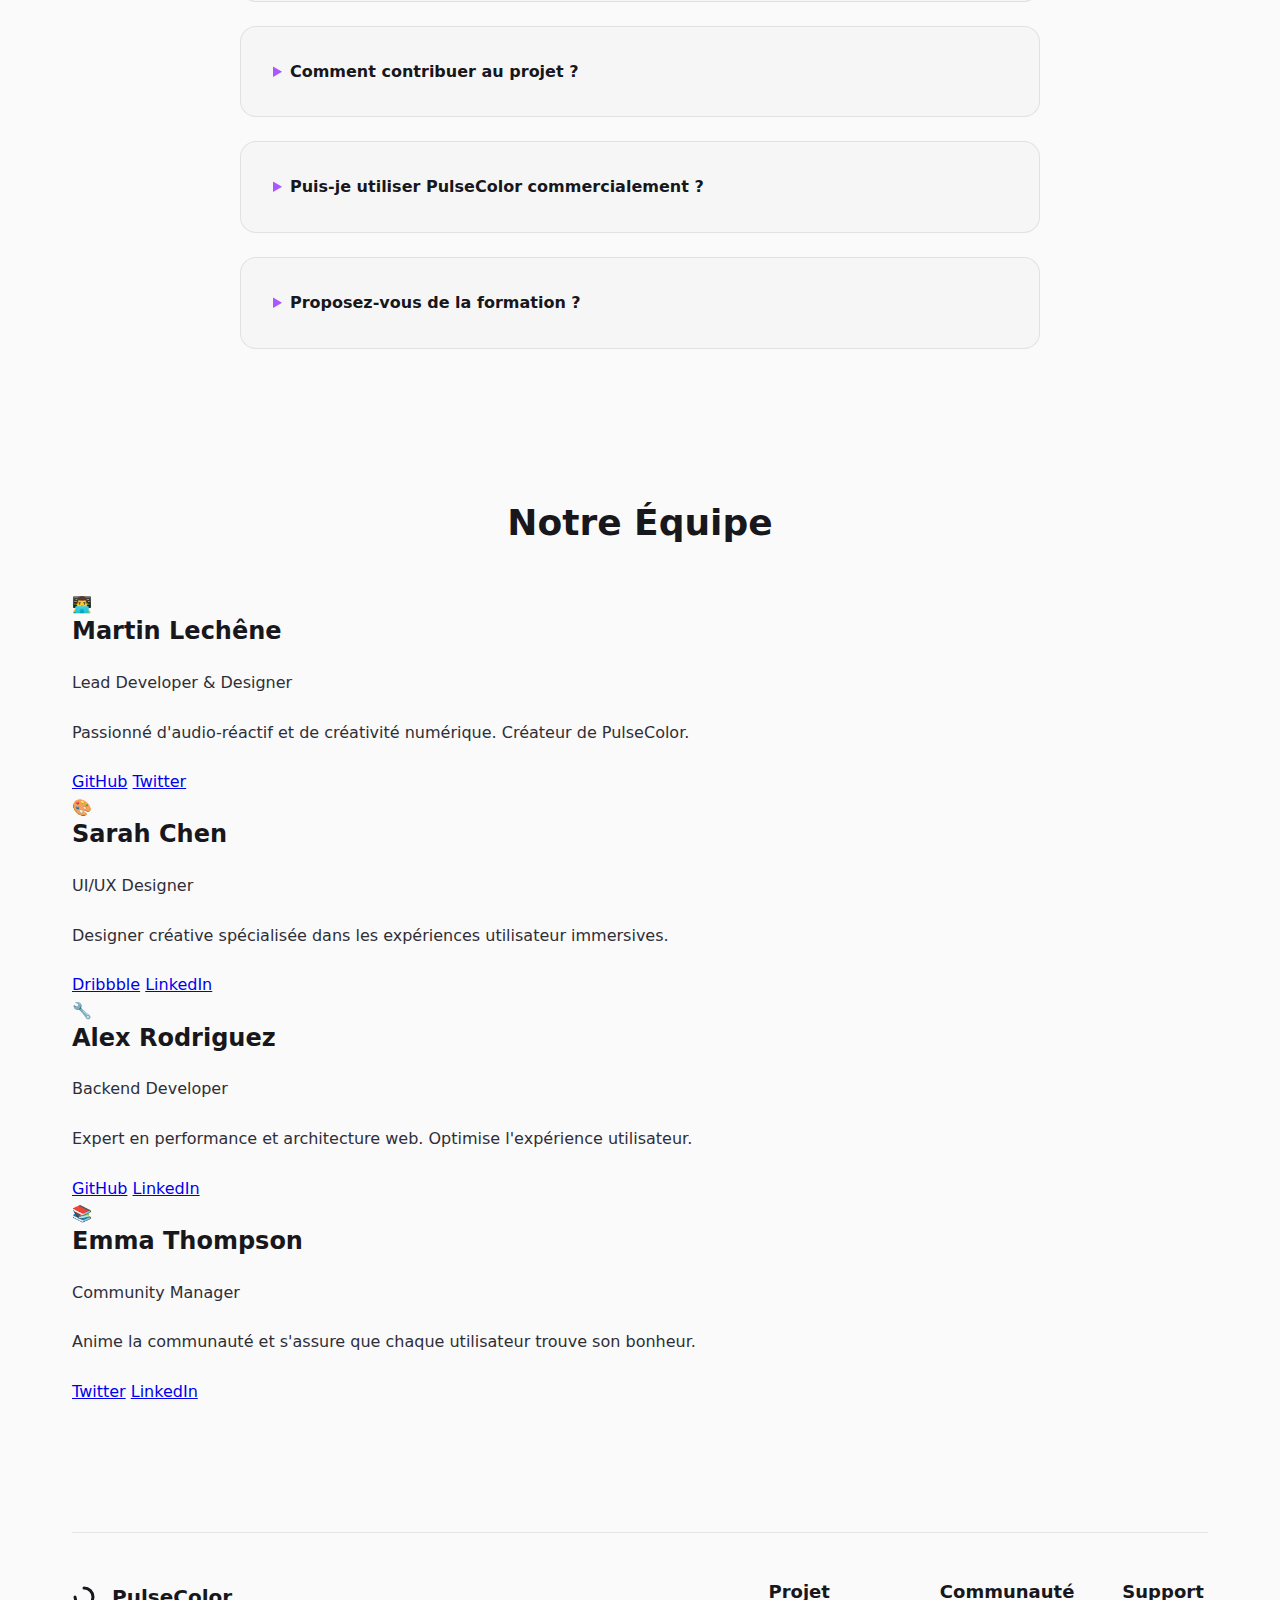
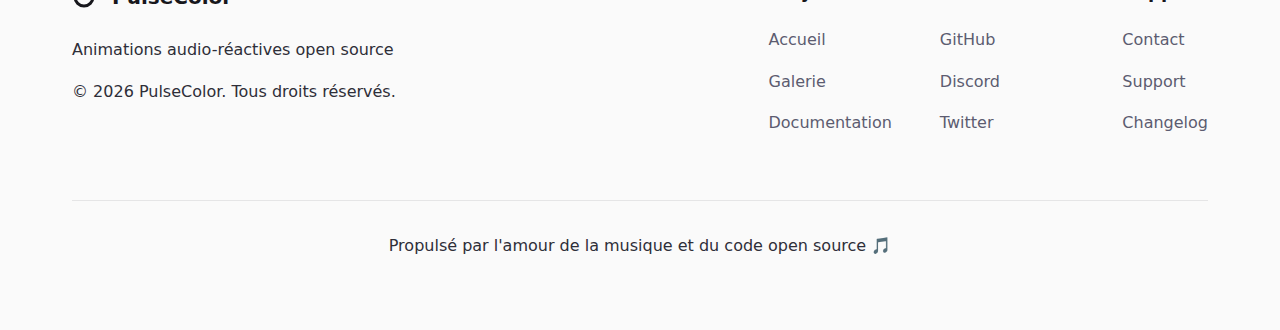
<file: contact.html>
<!DOCTYPE html>
<html lang="fr">
<head>
  <meta charset="utf-8" />
  <meta name="viewport" content="width=device-width, initial-scale=1" />
  
  <!-- SEO Meta Tags -->
  <title>Contact — PulseColor</title>
  <meta name="description" content="Contactez l'équipe PulseColor. Questions, suggestions, partenariats ou support technique, nous sommes là pour vous aider." />
  <meta name="keywords" content="pulsecolor, contact, support, équipe, aide" />
  <meta name="author" content="PulseColor Team" />
  
  <!-- Open Graph / Facebook -->
  <meta property="og:type" content="website" />
  <meta property="og:url" content="https://pulsecolor.dev/contact" />
  <meta property="og:title" content="Contact — PulseColor" />
  <meta property="og:description" content="Contactez l'équipe PulseColor" />
  
  <!-- Favicon -->
  <link rel="icon" type="image/svg+xml" href="favicon.svg" />
  <link rel="icon" type="image/png" href="favicon.png" />
  
  <!-- Preconnect for performance -->
  <link rel="preconnect" href="https://fonts.googleapis.com">
  <link rel="preconnect" href="https://fonts.gstatic.com" crossorigin>
  
  <!-- Fonts -->
  <link href="https://fonts.googleapis.com/css2?family=Plus+Jakarta+Sans:wght@400;600;800&display=swap" rel="stylesheet">
  
  <!-- Stylesheets -->
  <link rel="stylesheet" href="css/main.css" />
</head>
<body>
  <!-- Skip to main content for accessibility -->
  <a href="#main-content" class="sr-only sr-only-focusable">Passer au contenu principal</a>
  
  <div class="wrapper">
    <!-- NAVIGATION -->
    <nav class="nav" role="navigation" aria-label="Navigation principale">
      <a class="logo" href="index.html" aria-label="PulseColor - Accueil">
        <svg width="32" height="32" viewBox="0 0 24 24" fill="none" xmlns="http://www.w3.org/2000/svg" aria-hidden="true">
          <defs>
            <linearGradient id="g1" x1="0" y1="0" x2="1" y2="1">
              <stop offset="0%" stop-color="hsl(var(--bg-a))"/>
              <stop offset="100%" stop-color="hsl(var(--bg-b))"/>
            </linearGradient>
          </defs>
          <path d="M12 3c4.97 0 9 4.03 9 9s-4.03 9-9 9S3 16.97 3 12" stroke="url(#g1)" stroke-width="3" stroke-linecap="round"/>
          <path d="M3 12c0-1 .2-2 .6-2.9" stroke="url(#g1)" stroke-width="3" stroke-linecap="round"/>
        </svg>
        PulseColor
      </a>
      
      <div class="nav-links">
        <a class="btn btn-ghost" href="index.html">Accueil</a>
        <a class="btn btn-ghost" href="gallery.html">Galerie</a>
        <a class="btn btn-ghost" href="docs/quickstart.html">Documentation</a>
        <a class="btn btn-primary" href="index.html#demo">Essayer</a>
      </div>
    </nav>

    <!-- MAIN CONTENT -->
    <main id="main-content">
      <!-- HERO SECTION -->
      <header class="hero" role="banner">
        <div class="hero-content">
          <div class="badge" aria-label="Contact">
            <svg width="16" height="16" viewBox="0 0 24 24" fill="currentColor" aria-hidden="true">
              <path d="M20 4H4c-1.1 0-1.99.9-1.99 2L2 18c0 1.1.9 2 2 2h16c1.1 0 2-.9 2-2V6c0-1.1-.9-2-2-2zm0 4l-8 5-8-5V6l8 5 8-5v2z"/>
            </svg>
            Contact
          </div>
          
          <h1>Contactez-nous</h1>
          <p>Vous avez des questions, suggestions ou besoin d'aide ? L'équipe PulseColor est là pour vous accompagner. N'hésitez pas à nous contacter !</p>
          
          <div class="cta-row">
            <a href="#contact-form" class="btn btn-primary">📧 Nous écrire</a>
            <a href="support.html" class="btn btn-secondary">❓ Support</a>
          </div>
        </div>
      </header>

      <!-- CONTACT METHODS SECTION -->
      <section class="section" aria-labelledby="contact-methods-heading">
        <h2 id="contact-methods-heading">Comment nous contacter</h2>
        
        <div class="contact-methods-grid">
          <div class="contact-method-card">
            <div class="contact-icon">📧</div>
            <h3>Email</h3>
            <p>Pour les questions générales, partenariats et demandes commerciales</p>
            <a href="mailto:hello@pulsecolor.dev" class="btn btn-secondary">hello@pulsecolor.dev</a>
            <div class="response-time">Réponse sous 24h</div>
          </div>
          
          <div class="contact-method-card">
            <div class="contact-icon">💬</div>
            <h3>Discord</h3>
            <p>Rejoignez notre communauté pour discuter et obtenir de l'aide en temps réel</p>
            <a href="https://discord.gg/pulsecolor" class="btn btn-secondary" target="_blank" rel="noopener">Rejoindre Discord</a>
            <div class="response-time">Réponse immédiate</div>
          </div>
          
          <div class="contact-method-card">
            <div class="contact-icon">🐛</div>
            <h3>GitHub Issues</h3>
            <p>Signalez des bugs, proposez des fonctionnalités ou contribuez au projet</p>
            <a href="https://github.com/martin-lechene/pulsecolor/issues" class="btn btn-secondary" target="_blank" rel="noopener">Voir les Issues</a>
            <div class="response-time">Suivi en temps réel</div>
          </div>
          
          <div class="contact-method-card">
            <div class="contact-icon">🐦</div>
            <h3>Twitter</h3>
            <p>Suivez nos actualités et échangez avec la communauté</p>
            <a href="https://twitter.com/pulsecolor" class="btn btn-secondary" target="_blank" rel="noopener">@pulsecolor</a>
            <div class="response-time">Réponse rapide</div>
          </div>
        </div>
      </section>

      <!-- CONTACT FORM SECTION -->
      <section id="contact-form" class="section" aria-labelledby="contact-form-heading">
        <h2 id="contact-form-heading">Formulaire de contact</h2>
        
        <div class="contact-form-container">
          <form class="contact-form" action="#" method="POST" novalidate>
            <div class="form-group">
              <label for="name">Nom complet *</label>
              <input type="text" id="name" name="name" required aria-describedby="name-error">
              <div id="name-error" class="error-message" aria-live="polite"></div>
            </div>
            
            <div class="form-group">
              <label for="email">Email *</label>
              <input type="email" id="email" name="email" required aria-describedby="email-error">
              <div id="email-error" class="error-message" aria-live="polite"></div>
            </div>
            
            <div class="form-group">
              <label for="subject">Sujet *</label>
              <select id="subject" name="subject" required>
                <option value="">Choisissez un sujet</option>
                <option value="question">Question générale</option>
                <option value="support">Support technique</option>
                <option value="feature">Demande de fonctionnalité</option>
                <option value="bug">Signalement de bug</option>
                <option value="partnership">Partenariat</option>
                <option value="commercial">Demande commerciale</option>
                <option value="other">Autre</option>
              </select>
            </div>
            
            <div class="form-group">
              <label for="message">Message *</label>
              <textarea id="message" name="message" rows="6" required aria-describedby="message-error" placeholder="Décrivez votre demande en détail..."></textarea>
              <div id="message-error" class="error-message" aria-live="polite"></div>
            </div>
            
            <div class="form-group">
              <label class="checkbox-label">
                <input type="checkbox" name="newsletter" value="1">
                <span class="checkmark"></span>
                Je souhaite recevoir les actualités de PulseColor
              </label>
            </div>
            
            <div class="form-group">
              <button type="submit" class="btn btn-primary">
                <span class="btn-text">Envoyer le message</span>
                <span class="btn-loading" style="display: none;">
                  <svg class="spinner" viewBox="0 0 24 24">
                    <circle cx="12" cy="12" r="10" stroke="currentColor" stroke-width="2" fill="none" stroke-linecap="round"/>
                  </svg>
                  Envoi en cours...
                </span>
              </button>
            </div>
          </form>
          
          <div class="contact-info">
            <h3>Informations supplémentaires</h3>
            <div class="info-item">
              <strong>Adresse :</strong>
              <p>PulseColor Team<br>123 Innovation Street<br>75001 Paris, France</p>
            </div>
            
            <div class="info-item">
              <strong>Horaires :</strong>
              <p>Lundi - Vendredi : 9h - 18h (CET)<br>Week-end : Support communautaire</p>
            </div>
            
            <div class="info-item">
              <strong>Langues :</strong>
              <p>Français, Anglais, Espagnol</p>
            </div>
          </div>
        </div>
      </section>

      <!-- FAQ SECTION -->
      <section class="section" aria-labelledby="faq-heading">
        <h2 id="faq-heading">Questions Fréquentes</h2>
        
        <div class="faq-grid">
          <details class="faq-item">
            <summary>Quel est le délai de réponse ?</summary>
            <p>Nous répondons généralement sous 24h en semaine. Pour les urgences techniques, utilisez Discord pour une réponse immédiate.</p>
          </details>
          
          <details class="faq-item">
            <summary>Puis-je demander une fonctionnalité personnalisée ?</summary>
            <p>Oui ! Nous étudions toutes les demandes. Les fonctionnalités populaires sont prioritaires et peuvent être développées en open source.</p>
          </details>
          
          <details class="faq-item">
            <summary>Proposez-vous des services de personnalisation ?</summary>
            <p>Oui, nous proposons des services de développement sur mesure pour les entreprises. Contactez-nous pour un devis personnalisé.</p>
          </details>
          
          <details class="faq-item">
            <summary>Comment contribuer au projet ?</summary>
            <p>Via GitHub ! Code, documentation, design, tests... Toutes les contributions sont les bienvenues. Consultez notre guide de contribution.</p>
          </details>
          
          <details class="faq-item">
            <summary>Puis-je utiliser PulseColor commercialement ?</summary>
            <p>Oui, sous licence MIT. Vous pouvez l'utiliser librement dans vos projets commerciaux sans restriction.</p>
          </details>
          
          <details class="faq-item">
            <summary>Proposez-vous de la formation ?</summary>
            <p>Oui, nous proposons des sessions de formation pour les équipes qui souhaitent maîtriser PulseColor. Contactez-nous pour plus d'informations.</p>
          </details>
        </div>
      </section>

      <!-- TEAM SECTION -->
      <section class="section" aria-labelledby="team-heading">
        <h2 id="team-heading">Notre Équipe</h2>
        
        <div class="team-grid">
          <div class="team-member">
            <div class="member-avatar">👨‍💻</div>
            <h3>Martin Lechêne</h3>
            <p class="member-role">Lead Developer & Designer</p>
            <p class="member-bio">Passionné d'audio-réactif et de créativité numérique. Créateur de PulseColor.</p>
            <div class="member-links">
              <a href="https://github.com/martin-lechene" target="_blank" rel="noopener">GitHub</a>
              <a href="https://twitter.com/martinlechene" target="_blank" rel="noopener">Twitter</a>
            </div>
          </div>
          
          <div class="team-member">
            <div class="member-avatar">🎨</div>
            <h3>Sarah Chen</h3>
            <p class="member-role">UI/UX Designer</p>
            <p class="member-bio">Designer créative spécialisée dans les expériences utilisateur immersives.</p>
            <div class="member-links">
              <a href="https://dribbble.com/sarahchen" target="_blank" rel="noopener">Dribbble</a>
              <a href="https://linkedin.com/in/sarahchen" target="_blank" rel="noopener">LinkedIn</a>
            </div>
          </div>
          
          <div class="team-member">
            <div class="member-avatar">🔧</div>
            <h3>Alex Rodriguez</h3>
            <p class="member-role">Backend Developer</p>
            <p class="member-bio">Expert en performance et architecture web. Optimise l'expérience utilisateur.</p>
            <div class="member-links">
              <a href="https://github.com/alexrodriguez" target="_blank" rel="noopener">GitHub</a>
              <a href="https://linkedin.com/in/alexrodriguez" target="_blank" rel="noopener">LinkedIn</a>
            </div>
          </div>
          
          <div class="team-member">
            <div class="member-avatar">📚</div>
            <h3>Emma Thompson</h3>
            <p class="member-role">Community Manager</p>
            <p class="member-bio">Anime la communauté et s'assure que chaque utilisateur trouve son bonheur.</p>
            <div class="member-links">
              <a href="https://twitter.com/emmathompson" target="_blank" rel="noopener">Twitter</a>
              <a href="https://linkedin.com/in/emmathompson" target="_blank" rel="noopener">LinkedIn</a>
            </div>
          </div>
        </div>
      </section>
    </main>

    <!-- FOOTER -->
    <footer role="contentinfo">
      <div class="footer-content">
        <div class="footer-brand">
          <div class="logo">
            <svg width="24" height="24" viewBox="0 0 24 24" fill="none" xmlns="http://www.w3.org/2000/svg" aria-hidden="true">
              <path d="M12 3c4.97 0 9 4.03 9 9s-4.03 9-9 9S3 16.97 3 12" stroke="currentColor" stroke-width="3" stroke-linecap="round"/>
            </svg>
            PulseColor
          </div>
          <p>Animations audio-réactives open source</p>
          <p>© <span id="year"></span> PulseColor. Tous droits réservés.</p>
        </div>
        
        <div class="footer-links">
          <div class="footer-section">
            <h4>Projet</h4>
            <a href="index.html">Accueil</a>
            <a href="gallery.html">Galerie</a>
            <a href="docs/quickstart.html">Documentation</a>
          </div>
          
          <div class="footer-section">
            <h4>Communauté</h4>
            <a href="https://github.com/martin-lechene/pulsecolor" target="_blank" rel="noopener">GitHub</a>
            <a href="https://discord.gg/pulsecolor" target="_blank" rel="noopener">Discord</a>
            <a href="https://twitter.com/pulsecolor" target="_blank" rel="noopener">Twitter</a>
          </div>
          
          <div class="footer-section">
            <h4>Support</h4>
            <a href="contact.html">Contact</a>
            <a href="support.html">Support</a>
            <a href="changelogs.html">Changelog</a>
          </div>
        </div>
      </div>
      
      <div class="footer-bottom">
        <p>Propulsé par l'amour de la musique et du code open source 🎵</p>
      </div>
    </footer>
  </div>

  <!-- Scripts -->
  <script src="js/animations.js"></script>
  <script src="js/main.js"></script>
  
  <script>
    // Form validation and submission
    const form = document.querySelector('.contact-form');
    const submitBtn = form.querySelector('button[type="submit"]');
    const btnText = submitBtn.querySelector('.btn-text');
    const btnLoading = submitBtn.querySelector('.btn-loading');

    form.addEventListener('submit', async (e) => {
      e.preventDefault();
      
      // Show loading state
      btnText.style.display = 'none';
      btnLoading.style.display = 'flex';
      submitBtn.disabled = true;
      
      // Simulate form submission (replace with actual endpoint)
      try {
        await new Promise(resolve => setTimeout(resolve, 2000));
        
        // Show success message
        alert('Message envoyé avec succès ! Nous vous répondrons dans les plus brefs délais.');
        form.reset();
        
      } catch (error) {
        alert('Erreur lors de l\'envoi. Veuillez réessayer ou nous contacter directement par email.');
      } finally {
        // Reset button state
        btnText.style.display = 'block';
        btnLoading.style.display = 'none';
        submitBtn.disabled = false;
      }
    });

    // Form validation
    const inputs = form.querySelectorAll('input[required], textarea[required], select[required]');
    
    inputs.forEach(input => {
      input.addEventListener('blur', () => {
        validateField(input);
      });
      
      input.addEventListener('input', () => {
        if (input.classList.contains('error')) {
          validateField(input);
        }
      });
    });

    function validateField(field) {
      const errorElement = document.getElementById(field.id + '-error');
      let isValid = true;
      let errorMessage = '';

      // Remove existing error state
      field.classList.remove('error');
      if (errorElement) errorElement.textContent = '';

      // Validation rules
      if (field.type === 'email' && field.value) {
        const emailRegex = /^[^\s@]+@[^\s@]+\.[^\s@]+$/;
        if (!emailRegex.test(field.value)) {
          isValid = false;
          errorMessage = 'Veuillez entrer une adresse email valide';
        }
      }

      if (field.required && !field.value.trim()) {
        isValid = false;
        errorMessage = 'Ce champ est requis';
      }

      if (field.type === 'textarea' && field.value.length < 10) {
        isValid = false;
        errorMessage = 'Le message doit contenir au moins 10 caractères';
      }

      // Apply error state if invalid
      if (!isValid) {
        field.classList.add('error');
        if (errorElement) errorElement.textContent = errorMessage;
      }

      return isValid;
    }

    // Set current year
    document.getElementById('year').textContent = new Date().getFullYear();
  </script>
</body>
</html>
</file>
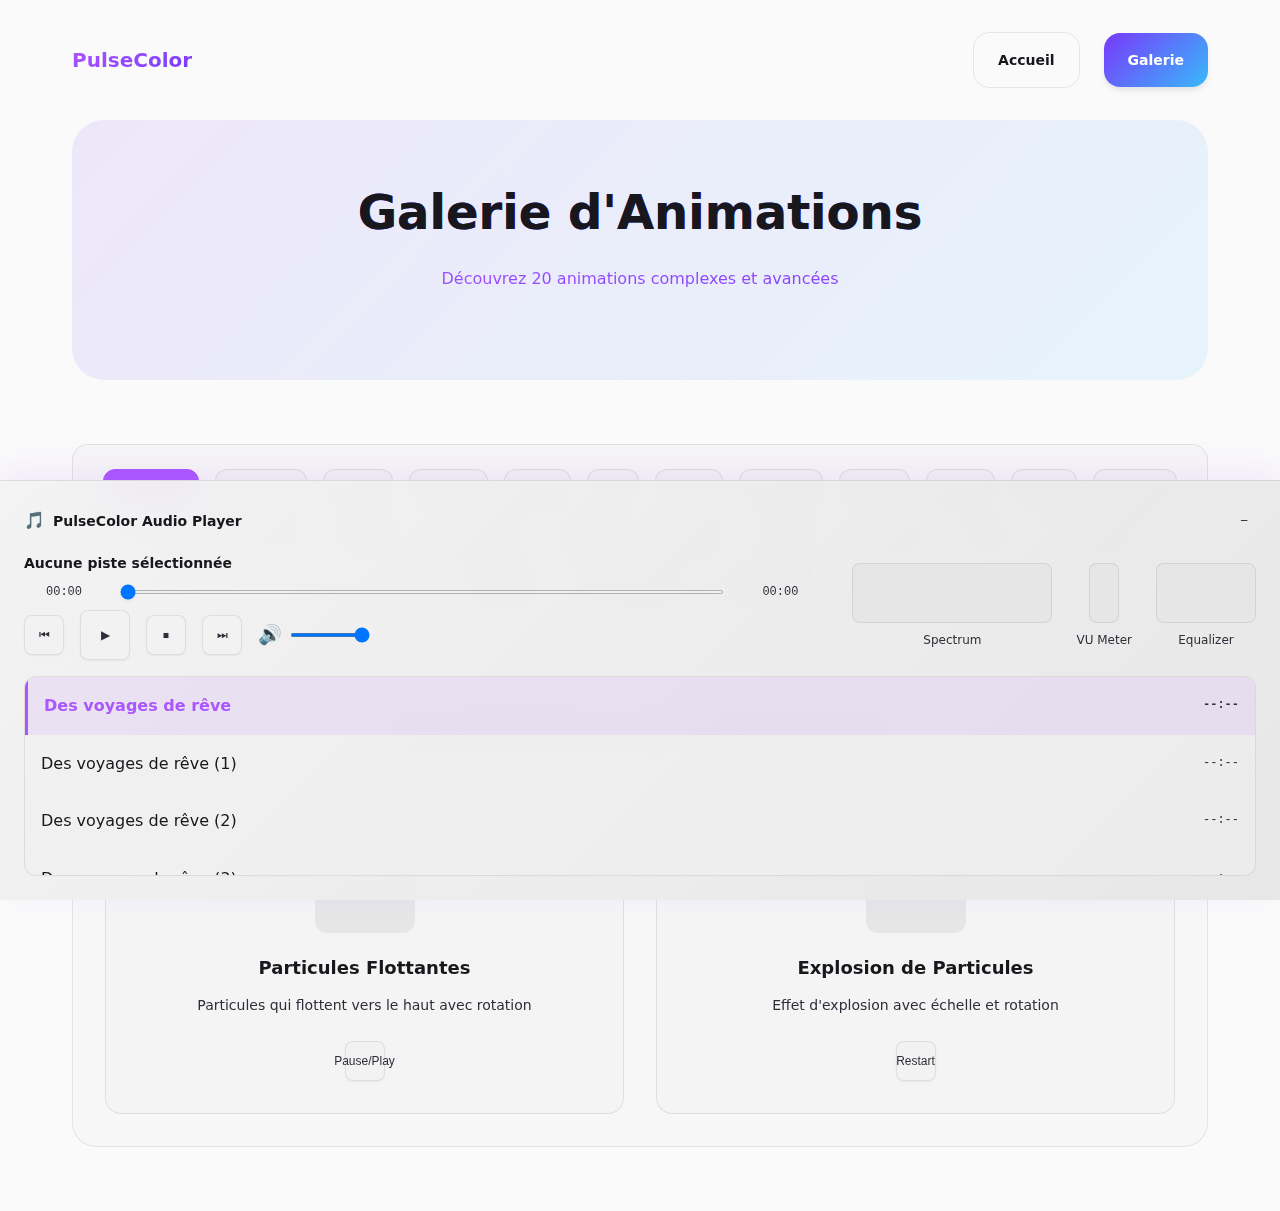
<file: gallery.html>
<!DOCTYPE html>
<html lang="fr">
<head>
    <meta charset="UTF-8">
    <meta name="viewport" content="width=device-width, initial-scale=1.0">
    <title>PulseColor - Galerie d'Animations</title>
    <link rel="stylesheet" href="css/main.css">
    <link rel="stylesheet" href="css/audio-player.css">
    <style>
        /* Styles spécifiques à la galerie */
        .gallery-header {
            text-align: center;
            padding: var(--space-2xl) 0;
            background: linear-gradient(135deg, hsl(var(--bg-a) / 0.1), hsl(var(--bg-b) / 0.1));
            border-radius: var(--radius-2xl);
            margin-bottom: var(--space-2xl);
        }

        .gallery-nav {
            display: flex;
            justify-content: center;
            gap: var(--space-sm);
            flex-wrap: wrap;
            margin-bottom: var(--space-xl);
            padding: var(--space-md);
            background: hsl(var(--surface) / 0.5);
            border-radius: var(--radius-lg);
            border: 1px solid hsl(var(--border));
        }

        .gallery-nav-btn {
            padding: var(--space-xs) var(--space-sm);
            border-radius: var(--radius-md);
            background: hsl(var(--surface));
            border: 1px solid hsl(var(--border));
            color: hsl(var(--text-secondary));
            cursor: pointer;
            transition: all var(--transition-fast);
            font-size: var(--font-size-sm);
        }

        .gallery-nav-btn.active {
            background: hsl(var(--accent));
            color: white;
            border-color: hsl(var(--accent));
        }

        .gallery-nav-btn:hover:not(.active) {
            background: hsl(var(--surface-elevated));
            border-color: hsl(var(--accent) / 0.5);
        }

        .gallery-section {
            margin-bottom: var(--space-2xl);
            padding: var(--space-lg);
            background: hsl(var(--surface) / 0.3);
            border-radius: var(--radius-xl);
            border: 1px solid hsl(var(--border));
        }

        .gallery-grid {
            display: grid;
            grid-template-columns: repeat(auto-fit, minmax(300px, 1fr));
            gap: var(--space-lg);
            margin-top: var(--space-lg);
        }

        .animation-card {
            padding: var(--space-lg);
            background: hsl(var(--surface) / 0.5);
            border: 1px solid hsl(var(--border));
            border-radius: var(--radius-lg);
            text-align: center;
            transition: all var(--transition-normal);
            position: relative;
            overflow: hidden;
        }

        .animation-card:hover {
            transform: translateY(-4px);
            box-shadow: 0 10px 30px hsl(var(--accent) / 0.2);
        }

        .animation-demo {
            width: 100px;
            height: 100px;
            margin: 0 auto var(--space-md);
            display: flex;
            align-items: center;
            justify-content: center;
            background: hsl(var(--surface-elevated));
            border-radius: var(--radius-md);
            font-size: 2rem;
            position: relative;
        }

        .animation-title {
            font-size: var(--font-size-lg);
            font-weight: 700;
            margin-bottom: var(--space-sm);
            color: hsl(var(--text-primary));
        }

        .animation-description {
            font-size: var(--font-size-sm);
            color: hsl(var(--text-secondary));
            margin-bottom: var(--space-md);
        }

        .animation-controls {
            display: flex;
            gap: var(--space-xs);
            justify-content: center;
            flex-wrap: wrap;
        }

        .control-btn {
            padding: var(--space-xs) var(--space-sm);
            border-radius: var(--radius-sm);
            background: hsl(var(--surface));
            border: 1px solid hsl(var(--border));
            color: hsl(var(--text-secondary));
            cursor: pointer;
            transition: all var(--transition-fast);
            font-size: var(--font-size-xs);
        }

        .control-btn:hover {
            background: hsl(var(--accent));
            color: white;
            border-color: hsl(var(--accent));
        }

        .particle-container {
            position: absolute;
            top: 0;
            left: 0;
            width: 100%;
            height: 100%;
            pointer-events: none;
            overflow: hidden;
        }

        .liquid-demo {
            width: 100px;
            height: 100px;
            position: relative;
            overflow: hidden;
            border-radius: var(--radius-md);
            background: hsl(var(--surface-elevated));
        }

        .text-demo {
            font-size: 1.5rem;
            font-weight: 700;
            color: hsl(var(--accent));
        }

        .loading-demo {
            display: flex;
            align-items: center;
            justify-content: center;
            gap: var(--space-sm);
        }

        .spinner-svg {
            width: 40px;
            height: 40px;
        }

        .spinner-svg circle {
            stroke: hsl(var(--accent));
            stroke-width: 4;
            fill: none;
            stroke-dasharray: 150;
            stroke-dashoffset: 150;
        }

        .scroll-demo {
            opacity: 0;
            transform: translateY(20px);
        }

        .scroll-demo.visible {
            opacity: 1;
            transform: translateY(0);
            transition: all 0.6s ease-out;
        }

        .filter-demo {
            width: 100px;
            height: 100px;
            background: linear-gradient(45deg, hsl(var(--bg-a)), hsl(var(--bg-b)));
            border-radius: var(--radius-md);
        }

        .mask-demo {
            width: 100px;
            height: 100px;
            background: linear-gradient(45deg, hsl(var(--accent)), hsl(var(--bg-a)));
            border-radius: var(--radius-md);
            display: flex;
            align-items: center;
            justify-content: center;
            color: white;
            font-weight: 700;
        }

        .perspective-demo {
            width: 100px;
            height: 100px;
            background: linear-gradient(45deg, hsl(var(--bg-a)), hsl(var(--bg-b)));
            border-radius: var(--radius-md);
            transform-style: preserve-3d;
        }

        .clip-demo {
            width: 100px;
            height: 100px;
            background: linear-gradient(45deg, hsl(var(--accent)), hsl(var(--bg-a)));
            border-radius: var(--radius-md);
        }

        .shadow-demo {
            width: 100px;
            height: 100px;
            background: hsl(var(--accent));
            border-radius: var(--radius-md);
        }

        .origin-demo {
            width: 100px;
            height: 100px;
            background: linear-gradient(45deg, hsl(var(--bg-a)), hsl(var(--bg-b)));
            border-radius: var(--radius-md);
        }

        .complex-demo {
            width: 100px;
            height: 100px;
            background: linear-gradient(45deg, hsl(var(--accent)), hsl(var(--bg-a)), hsl(var(--bg-b)));
            border-radius: var(--radius-md);
            display: flex;
            align-items: center;
            justify-content: center;
            color: white;
            font-weight: 700;
            font-size: 0.8rem;
        }

        .back-to-top {
            position: fixed;
            bottom: var(--space-lg);
            right: var(--space-lg);
            width: 50px;
            height: 50px;
            background: hsl(var(--accent));
            border-radius: 50%;
            display: flex;
            align-items: center;
            justify-content: center;
            color: white;
            text-decoration: none;
            box-shadow: var(--shadow-lg);
            transition: all var(--transition-normal);
            z-index: var(--z-fixed);
        }

        .back-to-top:hover {
            transform: translateY(-5px);
            box-shadow: var(--shadow-xl);
        }

        .section-hidden {
            display: none;
        }

        .section-visible {
            display: block;
        }

        /* Styles pour les nouvelles animations */
        .lyrics-container {
            width: 100%;
            height: 120px;
            background: hsl(var(--surface-elevated));
            border-radius: var(--radius-md);
            display: flex;
            align-items: center;
            justify-content: center;
            position: relative;
            overflow: hidden;
        }

        .lyrics-text {
            font-size: 1.2rem;
            font-weight: 600;
            color: hsl(var(--text-primary));
            text-align: center;
            transition: all 0.3s ease;
            opacity: 0.3;
        }

        .lyrics-text.active {
            opacity: 1;
            color: hsl(var(--accent));
            transform: scale(1.1);
            text-shadow: 0 0 10px hsl(var(--accent) / 0.5);
        }

        .lyrics-progress {
            position: absolute;
            bottom: 0;
            left: 0;
            height: 3px;
            background: hsl(var(--accent));
            transition: width 0.1s linear;
        }

        .image-color-container {
            width: 100%;
            height: 120px;
            border-radius: var(--radius-md);
            overflow: hidden;
            position: relative;
        }

        .image-color-container img {
            width: 100%;
            height: 100%;
            object-fit: cover;
            transition: filter 0.3s ease;
        }

        .image-overlay {
            position: absolute;
            top: 0;
            left: 0;
            width: 100%;
            height: 100%;
            background: linear-gradient(45deg, transparent, hsl(var(--accent) / 0.3));
            mix-blend-mode: overlay;
            transition: all 0.3s ease;
        }

        .waveform-container {
            width: 100%;
            height: 120px;
            background: hsl(var(--surface-elevated));
            border-radius: var(--radius-md);
            position: relative;
            overflow: hidden;
        }

        .waveform-canvas {
            width: 100%;
            height: 100%;
        }

        .audio-particles-container {
            width: 100%;
            height: 120px;
            background: hsl(var(--surface-elevated));
            border-radius: var(--radius-md);
            position: relative;
            overflow: hidden;
        }

        .audio-particle {
            position: absolute;
            width: 4px;
            height: 4px;
            background: hsl(var(--accent));
            border-radius: 50%;
            pointer-events: none;
        }

        .color-palette-container {
            width: 100%;
            height: 120px;
            border-radius: var(--radius-md);
            overflow: hidden;
            position: relative;
            display: flex;
        }

        .color-swatch {
            flex: 1;
            transition: all 0.3s ease;
            position: relative;
        }

        .color-swatch::before {
            content: '';
            position: absolute;
            top: 0;
            left: 0;
            width: 100%;
            height: 100%;
            background: inherit;
            filter: brightness(1.2) saturate(1.5);
        }

        .color-info {
            position: absolute;
            bottom: 5px;
            left: 5px;
            font-size: 0.7rem;
            color: white;
            text-shadow: 1px 1px 2px rgba(0,0,0,0.8);
            font-weight: 600;
        }

        .audio-sync-indicator {
            position: absolute;
            top: 5px;
            right: 5px;
            width: 8px;
            height: 8px;
            background: hsl(var(--accent));
            border-radius: 50%;
            animation: pulse 1s infinite;
        }

        @keyframes pulse {
            0%, 100% { opacity: 1; transform: scale(1); }
            50% { opacity: 0.5; transform: scale(1.2); }
        }

        .audio-sync-indicator.inactive {
            background: hsl(var(--text-secondary));
            animation: none;
        }
    </style>
</head>
<body>
    <div class="wrapper">
        <!-- Navigation -->
        <nav class="nav">
            <a href="index.html" class="logo">
                <span class="text-gradient">PulseColor</span>
            </a>
            <div class="nav-links">
                <a href="index.html" class="btn btn-ghost">Accueil</a>
                <a href="gallery.html" class="btn btn-primary">Galerie</a>
            </div>
        </nav>

        <!-- Header de la galerie -->
        <div class="gallery-header">
            <h1 class="glitch-text" data-text="Galerie d'Animations">Galerie d'Animations</h1>
            <p class="text-gradient">Découvrez 20 animations complexes et avancées</p>
        </div>

        <!-- Navigation de la galerie -->
        <div class="gallery-nav">
            <button class="gallery-nav-btn active" data-section="particles">Particules</button>
            <button class="gallery-nav-btn" data-section="morphing">Morphing</button>
            <button class="gallery-nav-btn" data-section="glitch">Glitch</button>
            <button class="gallery-nav-btn" data-section="liquid">Liquide</button>
            <button class="gallery-nav-btn" data-section="neon">Néon</button>
            <button class="gallery-nav-btn" data-section="3d">3D</button>
            <button class="gallery-nav-btn" data-section="text">Texte</button>
            <button class="gallery-nav-btn" data-section="loading">Loading</button>
            <button class="gallery-nav-btn" data-section="hover">Hover</button>
            <button class="gallery-nav-btn" data-section="scroll">Scroll</button>
            <button class="gallery-nav-btn" data-section="background">Fond</button>
            <button class="gallery-nav-btn" data-section="border">Bordure</button>
            <button class="gallery-nav-btn" data-section="transform">Transform</button>
            <button class="gallery-nav-btn" data-section="filter">Filtre</button>
            <button class="gallery-nav-btn" data-section="mask">Masque</button>
            <button class="gallery-nav-btn" data-section="perspective">Perspective</button>
            <button class="gallery-nav-btn" data-section="clip">Clip-Path</button>
            <button class="gallery-nav-btn" data-section="shadow">Ombre</button>
            <button class="gallery-nav-btn" data-section="origin">Origin</button>
            <button class="gallery-nav-btn" data-section="complex">Complexe</button>
            <button class="gallery-nav-btn" data-section="lyrics">Lyrics</button>
            <button class="gallery-nav-btn" data-section="image-color">Image Color</button>
            <button class="gallery-nav-btn" data-section="waveform">Waveform</button>
            <button class="gallery-nav-btn" data-section="audio-particles">Audio Particles</button>
            <button class="gallery-nav-btn" data-section="color-palette">Color Palette</button>
        </div>

        <!-- Section Particules -->
        <section id="particles" class="gallery-section section-visible">
            <h2>Animations de Particules</h2>
            <div class="gallery-grid">
                <div class="animation-card">
                    <div class="animation-demo">
                        <div class="particle particle-float"></div>
                        <div class="particle particle-float animation-delay-1"></div>
                        <div class="particle particle-float animation-delay-2"></div>
                    </div>
                    <h3 class="animation-title">Particules Flottantes</h3>
                    <p class="animation-description">Particules qui flottent vers le haut avec rotation</p>
                    <div class="animation-controls">
                        <button class="control-btn" onclick="toggleAnimation(this)">Pause/Play</button>
                    </div>
                </div>

                <div class="animation-card">
                    <div class="animation-demo">
                        <div class="particle particle-explosion"></div>
                    </div>
                    <h3 class="animation-title">Explosion de Particules</h3>
                    <p class="animation-description">Effet d'explosion avec échelle et rotation</p>
                    <div class="animation-controls">
                        <button class="control-btn" onclick="restartAnimation(this)">Restart</button>
                    </div>
                </div>
            </div>
        </section>

        <!-- Section Morphing -->
        <section id="morphing" class="gallery-section section-hidden">
            <h2>Animations de Morphing</h2>
            <div class="gallery-grid">
                <div class="animation-card">
                    <div class="animation-demo">
                        <div class="morph-blob" style="width: 80px; height: 80px;"></div>
                    </div>
                    <h3 class="animation-title">Blob Morphing</h3>
                    <p class="animation-description">Forme organique qui change de manière fluide</p>
                    <div class="animation-controls">
                        <button class="control-btn" onclick="toggleAnimation(this)">Pause/Play</button>
                    </div>
                </div>
            </div>
        </section>

        <!-- Section Glitch -->
        <section id="glitch" class="gallery-section section-hidden">
            <h2>Animations de Glitch</h2>
            <div class="gallery-grid">
                <div class="animation-card">
                    <div class="animation-demo">
                        <div class="text-demo glitch-text" data-text="GLITCH">GLITCH</div>
                    </div>
                    <h3 class="animation-title">Texte Glitch</h3>
                    <p class="animation-description">Effet de corruption visuelle sur le texte</p>
                    <div class="animation-controls">
                        <button class="control-btn" onclick="toggleAnimation(this)">Pause/Play</button>
                    </div>
                </div>
            </div>
        </section>

        <!-- Section Liquide -->
        <section id="liquid" class="gallery-section section-hidden">
            <h2>Animations de Liquide</h2>
            <div class="gallery-grid">
                <div class="animation-card">
                    <div class="animation-demo">
                        <div class="liquid-demo">
                            <div class="liquid-wave"></div>
                        </div>
                    </div>
                    <h3 class="animation-title">Onde Liquide</h3>
                    <p class="animation-description">Effet d'onde liquide animée</p>
                    <div class="animation-controls">
                        <button class="control-btn" onclick="toggleAnimation(this)">Pause/Play</button>
                    </div>
                </div>
            </div>
        </section>

        <!-- Section Néon -->
        <section id="neon" class="gallery-section section-hidden">
            <h2>Animations de Néon</h2>
            <div class="gallery-grid">
                <div class="animation-card">
                    <div class="animation-demo neon-pulse">
                        <div class="text-demo">NÉON</div>
                    </div>
                    <h3 class="animation-title">Pulsation Néon</h3>
                    <p class="animation-description">Effet de pulsation lumineuse</p>
                    <div class="animation-controls">
                        <button class="control-btn" onclick="toggleAnimation(this)">Pause/Play</button>
                    </div>
                </div>

                <div class="animation-card">
                    <div class="animation-demo neon-flicker">
                        <div class="text-demo">FLICKER</div>
                    </div>
                    <h3 class="animation-title">Scintillement Néon</h3>
                    <p class="animation-description">Effet de scintillement rapide</p>
                    <div class="animation-controls">
                        <button class="control-btn" onclick="toggleAnimation(this)">Pause/Play</button>
                    </div>
                </div>
            </div>
        </section>

        <!-- Section 3D -->
        <section id="3d" class="gallery-section section-hidden">
            <h2>Animations 3D</h2>
            <div class="gallery-grid">
                <div class="animation-card">
                    <div class="animation-demo">
                        <div class="rotate-3d" style="width: 80px; height: 80px; background: linear-gradient(45deg, hsl(var(--bg-a)), hsl(var(--bg-b))); border-radius: var(--radius-md);"></div>
                    </div>
                    <h3 class="animation-title">Rotation 3D</h3>
                    <p class="animation-description">Rotation complexe en 3D avec perspective</p>
                    <div class="animation-controls">
                        <button class="control-btn" onclick="toggleAnimation(this)">Pause/Play</button>
                    </div>
                </div>

                <div class="animation-card">
                    <div class="animation-demo">
                        <div class="flip-card" style="width: 80px; height: 80px; background: linear-gradient(45deg, hsl(var(--accent)), hsl(var(--bg-a))); border-radius: var(--radius-md);"></div>
                    </div>
                    <h3 class="animation-title">Flip Card</h3>
                    <p class="animation-description">Retournement de carte en 3D</p>
                    <div class="animation-controls">
                        <button class="control-btn" onclick="restartAnimation(this)">Restart</button>
                    </div>
                </div>
            </div>
        </section>

        <!-- Section Texte -->
        <section id="text" class="gallery-section section-hidden">
            <h2>Animations de Texte</h2>
            <div class="gallery-grid">
                <div class="animation-card">
                    <div class="animation-demo">
                        <div class="text-demo typing-text" style="width: 0; overflow: hidden;">TYPING</div>
                    </div>
                    <h3 class="animation-title">Machine à Écrire</h3>
                    <p class="animation-description">Effet de frappe avec curseur clignotant</p>
                    <div class="animation-controls">
                        <button class="control-btn" onclick="restartAnimation(this)">Restart</button>
                    </div>
                </div>

                <div class="animation-card">
                    <div class="animation-demo">
                        <div class="text-demo text-wave">WAVE</div>
                    </div>
                    <h3 class="animation-title">Texte en Vague</h3>
                    <p class="animation-description">Mouvement ondulant du texte</p>
                    <div class="animation-controls">
                        <button class="control-btn" onclick="toggleAnimation(this)">Pause/Play</button>
                    </div>
                </div>
            </div>
        </section>

        <!-- Section Loading -->
        <section id="loading" class="gallery-section section-hidden">
            <h2>Animations de Loading</h2>
            <div class="gallery-grid">
                <div class="animation-card">
                    <div class="animation-demo">
                        <div class="spinner"></div>
                    </div>
                    <h3 class="animation-title">Spinner Classique</h3>
                    <p class="animation-description">Spinner rotatif avec bordure</p>
                    <div class="animation-controls">
                        <button class="control-btn" onclick="toggleAnimation(this)">Pause/Play</button>
                    </div>
                </div>

                <div class="animation-card">
                    <div class="animation-demo">
                        <svg class="spinner-svg" viewBox="0 0 50 50">
                            <circle cx="25" cy="25" r="20"></circle>
                        </svg>
                    </div>
                    <h3 class="animation-title">Spinner SVG</h3>
                    <p class="animation-description">Spinner SVG avec animation de trait</p>
                    <div class="animation-controls">
                        <button class="control-btn" onclick="toggleAnimation(this)">Pause/Play</button>
                    </div>
                </div>

                <div class="animation-card">
                    <div class="animation-demo">
                        <div class="pulse-dots">
                            <span></span>
                            <span></span>
                            <span></span>
                        </div>
                    </div>
                    <h3 class="animation-title">Points Pulsants</h3>
                    <p class="animation-description">Points qui pulsent en séquence</p>
                    <div class="animation-controls">
                        <button class="control-btn" onclick="toggleAnimation(this)">Pause/Play</button>
                    </div>
                </div>
            </div>
        </section>

        <!-- Section Hover -->
        <section id="hover" class="gallery-section section-hidden">
            <h2>Animations de Hover</h2>
            <div class="gallery-grid">
                <div class="animation-card">
                    <div class="animation-demo hover-lift">
                        <div class="text-demo">LIFT</div>
                    </div>
                    <h3 class="animation-title">Élévation</h3>
                    <p class="animation-description">Survolez pour voir l'effet d'élévation</p>
                </div>

                <div class="animation-card">
                    <div class="animation-demo hover-glow">
                        <div class="text-demo">GLOW</div>
                    </div>
                    <h3 class="animation-title">Lueur</h3>
                    <p class="animation-description">Survolez pour voir l'effet de lueur</p>
                </div>

                <div class="animation-card">
                    <div class="animation-demo hover-shake">
                        <div class="text-demo">SHAKE</div>
                    </div>
                    <h3 class="animation-title">Tremblement</h3>
                    <p class="animation-description">Survolez pour voir l'effet de tremblement</p>
                </div>
            </div>
        </section>

        <!-- Section Scroll -->
        <section id="scroll" class="gallery-section section-hidden">
            <h2>Animations de Scroll</h2>
            <div class="gallery-grid">
                <div class="animation-card">
                    <div class="animation-demo scroll-fade-in">
                        <div class="text-demo">FADE IN</div>
                    </div>
                    <h3 class="animation-title">Apparition en Fondu</h3>
                    <p class="animation-description">Animation déclenchée au scroll</p>
                </div>

                <div class="animation-card">
                    <div class="animation-demo scroll-slide-left">
                        <div class="text-demo">SLIDE LEFT</div>
                    </div>
                    <h3 class="animation-title">Glissement Gauche</h3>
                    <p class="animation-description">Animation de glissement vers la gauche</p>
                </div>

                <div class="animation-card">
                    <div class="animation-demo scroll-slide-right">
                        <div class="text-demo">SLIDE RIGHT</div>
                    </div>
                    <h3 class="animation-title">Glissement Droite</h3>
                    <p class="animation-description">Animation de glissement vers la droite</p>
                </div>

                <div class="animation-card">
                    <div class="animation-demo scroll-scale-in">
                        <div class="text-demo">SCALE IN</div>
                    </div>
                    <h3 class="animation-title">Apparition par Échelle</h3>
                    <p class="animation-description">Animation d'échelle au scroll</p>
                </div>
            </div>
        </section>

        <!-- Section Fond -->
        <section id="background" class="gallery-section section-hidden">
            <h2>Animations de Fond</h2>
            <div class="gallery-grid">
                <div class="animation-card">
                    <div class="animation-demo gradient-shift" style="width: 100%; height: 100px; border-radius: var(--radius-md);"></div>
                    <h3 class="animation-title">Dégradé Dynamique</h3>
                    <p class="animation-description">Dégradé qui se déplace en continu</p>
                    <div class="animation-controls">
                        <button class="control-btn" onclick="toggleAnimation(this)">Pause/Play</button>
                    </div>
                </div>

                <div class="animation-card">
                    <div class="animation-demo background-pulse" style="width: 100%; height: 100px; background: linear-gradient(45deg, hsl(var(--bg-a)), hsl(var(--bg-b))); border-radius: var(--radius-md);"></div>
                    <h3 class="animation-title">Pulsation de Fond</h3>
                    <p class="animation-description">Pulsation de l'opacité du fond</p>
                    <div class="animation-controls">
                        <button class="control-btn" onclick="toggleAnimation(this)">Pause/Play</button>
                    </div>
                </div>
            </div>
        </section>

        <!-- Section Bordure -->
        <section id="border" class="gallery-section section-hidden">
            <h2>Animations de Bordure</h2>
            <div class="gallery-grid">
                <div class="animation-card">
                    <div class="animation-demo border-dance" style="width: 100px; height: 100px; background: hsl(var(--surface-elevated)); border-radius: var(--radius-md);"></div>
                    <h3 class="animation-title">Bordure Dansante</h3>
                    <p class="animation-description">Bordure qui change de couleur</p>
                    <div class="animation-controls">
                        <button class="control-btn" onclick="toggleAnimation(this)">Pause/Play</button>
                    </div>
                </div>

                <div class="animation-card">
                    <div class="animation-demo border-glow" style="width: 100px; height: 100px; background: hsl(var(--surface-elevated)); border-radius: var(--radius-md); border: 2px solid hsl(var(--accent));"></div>
                    <h3 class="animation-title">Bordure Lumineuse</h3>
                    <p class="animation-description">Bordure avec effet de lueur</p>
                    <div class="animation-controls">
                        <button class="control-btn" onclick="toggleAnimation(this)">Pause/Play</button>
                    </div>
                </div>
            </div>
        </section>

        <!-- Section Transform -->
        <section id="transform" class="gallery-section section-hidden">
            <h2>Animations de Transformation</h2>
            <div class="gallery-grid">
                <div class="animation-card">
                    <div class="animation-demo">
                        <div class="morph-shape" style="width: 80px; height: 80px; background: linear-gradient(45deg, hsl(var(--accent)), hsl(var(--bg-a)));"></div>
                    </div>
                    <h3 class="animation-title">Morphing de Forme</h3>
                    <p class="animation-description">Changement de forme avec clip-path</p>
                    <div class="animation-controls">
                        <button class="control-btn" onclick="toggleAnimation(this)">Pause/Play</button>
                    </div>
                </div>

                <div class="animation-card">
                    <div class="animation-demo">
                        <div class="skew-bounce" style="width: 80px; height: 80px; background: linear-gradient(45deg, hsl(var(--bg-a)), hsl(var(--bg-b))); border-radius: var(--radius-md);"></div>
                    </div>
                    <h3 class="animation-title">Inclinaison et Rebond</h3>
                    <p class="animation-description">Inclinaison avec effet de rebond</p>
                    <div class="animation-controls">
                        <button class="control-btn" onclick="toggleAnimation(this)">Pause/Play</button>
                    </div>
                </div>
            </div>
        </section>

        <!-- Section Filtre -->
        <section id="filter" class="gallery-section section-hidden">
            <h2>Animations de Filtre</h2>
            <div class="gallery-grid">
                <div class="animation-card">
                    <div class="animation-demo">
                        <div class="filter-shift filter-demo"></div>
                    </div>
                    <h3 class="animation-title">Changement de Filtre</h3>
                    <p class="animation-description">Changement de teinte et luminosité</p>
                    <div class="animation-controls">
                        <button class="control-btn" onclick="toggleAnimation(this)">Pause/Play</button>
                    </div>
                </div>

                <div class="animation-card">
                    <div class="animation-demo">
                        <div class="blur-pulse filter-demo"></div>
                    </div>
                    <h3 class="animation-title">Pulsation de Flou</h3>
                    <p class="animation-description">Pulsation de l'effet de flou</p>
                    <div class="animation-controls">
                        <button class="control-btn" onclick="toggleAnimation(this)">Pause/Play</button>
                    </div>
                </div>
            </div>
        </section>

        <!-- Section Masque -->
        <section id="mask" class="gallery-section section-hidden">
            <h2>Animations de Masque</h2>
            <div class="gallery-grid">
                <div class="animation-card">
                    <div class="animation-demo">
                        <div class="mask-reveal mask-demo">REVEAL</div>
                    </div>
                    <h3 class="animation-title">Révélation par Masque</h3>
                    <p class="animation-description">Révélation progressive avec masque</p>
                    <div class="animation-controls">
                        <button class="control-btn" onclick="toggleAnimation(this)">Pause/Play</button>
                    </div>
                </div>

                <div class="animation-card">
                    <div class="animation-demo">
                        <div class="mask-slide mask-demo">SLIDE</div>
                    </div>
                    <h3 class="animation-title">Glissement de Masque</h3>
                    <p class="animation-description">Glissement du masque</p>
                    <div class="animation-controls">
                        <button class="control-btn" onclick="toggleAnimation(this)">Pause/Play</button>
                    </div>
                </div>
            </div>
        </section>

        <!-- Section Perspective -->
        <section id="perspective" class="gallery-section section-hidden">
            <h2>Animations de Perspective</h2>
            <div class="gallery-grid">
                <div class="animation-card">
                    <div class="animation-demo">
                        <div class="perspective-rotate perspective-demo"></div>
                    </div>
                    <h3 class="animation-title">Rotation avec Perspective</h3>
                    <p class="animation-description">Rotation 3D avec perspective</p>
                    <div class="animation-controls">
                        <button class="control-btn" onclick="toggleAnimation(this)">Pause/Play</button>
                    </div>
                </div>

                <div class="animation-card">
                    <div class="animation-demo">
                        <div class="perspective-zoom perspective-demo"></div>
                    </div>
                    <h3 class="animation-title">Zoom avec Perspective</h3>
                    <p class="animation-description">Zoom 3D avec perspective</p>
                    <div class="animation-controls">
                        <button class="control-btn" onclick="toggleAnimation(this)">Pause/Play</button>
                    </div>
                </div>
            </div>
        </section>

        <!-- Section Clip-Path -->
        <section id="clip" class="gallery-section section-hidden">
            <h2>Animations de Clip-Path</h2>
            <div class="gallery-grid">
                <div class="animation-card">
                    <div class="animation-demo">
                        <div class="clip-reveal clip-demo"></div>
                    </div>
                    <h3 class="animation-title">Révélation par Découpage</h3>
                    <p class="animation-description">Révélation avec clip-path</p>
                    <div class="animation-controls">
                        <button class="control-btn" onclick="restartAnimation(this)">Restart</button>
                    </div>
                </div>

                <div class="animation-card">
                    <div class="animation-demo">
                        <div class="clip-circle clip-demo"></div>
                    </div>
                    <h3 class="animation-title">Apparition Circulaire</h3>
                    <p class="animation-description">Apparition en forme de cercle</p>
                    <div class="animation-controls">
                        <button class="control-btn" onclick="restartAnimation(this)">Restart</button>
                    </div>
                </div>
            </div>
        </section>

        <!-- Section Ombre -->
        <section id="shadow" class="gallery-section section-hidden">
            <h2>Animations d'Ombre</h2>
            <div class="gallery-grid">
                <div class="animation-card">
                    <div class="animation-demo">
                        <div class="shadow-pulse shadow-demo"></div>
                    </div>
                    <h3 class="animation-title">Pulsation d'Ombre</h3>
                    <p class="animation-description">Pulsation de l'ombre</p>
                    <div class="animation-controls">
                        <button class="control-btn" onclick="toggleAnimation(this)">Pause/Play</button>
                    </div>
                </div>

                <div class="animation-card">
                    <div class="animation-demo">
                        <div class="shadow-float shadow-demo"></div>
                    </div>
                    <h3 class="animation-title">Ombre Flottante</h3>
                    <p class="animation-description">Ombre qui flotte</p>
                    <div class="animation-controls">
                        <button class="control-btn" onclick="toggleAnimation(this)">Pause/Play</button>
                    </div>
                </div>
            </div>
        </section>

        <!-- Section Origin -->
        <section id="origin" class="gallery-section section-hidden">
            <h2>Animations d'Origine</h2>
            <div class="gallery-grid">
                <div class="animation-card">
                    <div class="animation-demo">
                        <div class="origin-rotate origin-demo"></div>
                    </div>
                    <h3 class="animation-title">Rotation d'Origine</h3>
                    <p class="animation-description">Rotation avec origine variable</p>
                    <div class="animation-controls">
                        <button class="control-btn" onclick="toggleAnimation(this)">Pause/Play</button>
                    </div>
                </div>

                <div class="animation-card">
                    <div class="animation-demo">
                        <div class="origin-scale origin-demo"></div>
                    </div>
                    <h3 class="animation-title">Échelle d'Origine</h3>
                    <p class="animation-description">Échelle avec origine variable</p>
                    <div class="animation-controls">
                        <button class="control-btn" onclick="toggleAnimation(this)">Pause/Play</button>
                    </div>
                </div>
            </div>
        </section>

        <!-- Section Complexe -->
        <section id="complex" class="gallery-section section-hidden">
            <h2>Animations Complexes</h2>
            <div class="gallery-grid">
                <div class="animation-card">
                    <div class="animation-demo">
                        <div class="complex-animation complex-demo">COMPLEX</div>
                    </div>
                    <h3 class="animation-title">Animation Complexe</h3>
                    <p class="animation-description">Combinaison de multiples effets</p>
                    <div class="animation-controls">
                        <button class="control-btn" onclick="toggleAnimation(this)">Pause/Play</button>
                    </div>
                </div>
            </div>
        </section>
    </div>

    <!-- Bouton retour en haut -->
    <a href="#" class="back-to-top" onclick="scrollToTop()">↑</a>

    <!-- Audio Player -->
    <div class="audio-player" id="audio-player">
      <div class="audio-level-indicator"></div>
      
      <div class="audio-player-header">
        <div class="audio-player-title">PulseColor Audio Player</div>
        <button class="collapse-btn" onclick="toggleAudioPlayer()">−</button>
      </div>
      
      <div class="audio-player-content">
        <div class="audio-info">
          <div class="track-info" id="track-info">Aucune piste sélectionnée</div>
          
          <div class="audio-progress">
            <span class="time-display" id="current-time">00:00</span>
            <input type="range" class="progress-slider" id="progress-slider" min="0" max="100" value="0">
            <span class="time-display" id="total-time">00:00</span>
          </div>
          
          <div class="audio-controls">
            <button class="control-btn" id="prev-btn" title="Piste précédente">⏮</button>
            <button class="control-btn play-btn" id="play-btn" title="Play/Pause">▶</button>
            <button class="control-btn" id="stop-btn" title="Stop">⏹</button>
            <button class="control-btn" id="next-btn" title="Piste suivante">⏭</button>
            
            <div class="volume-control">
              <span class="volume-icon">🔊</span>
              <input type="range" class="volume-slider" id="volume-slider" min="0" max="100" value="100">
            </div>
          </div>
        </div>
        
        <div class="audio-visualizations">
          <div class="visualization-container">
            <canvas id="spectrum-canvas" class="spectrum-canvas"></canvas>
            <div class="visualization-label">Spectrum</div>
          </div>
          
          <div class="visualization-container">
            <canvas id="vu-canvas" class="vu-canvas"></canvas>
            <div class="visualization-label">VU Meter</div>
          </div>
          
          <div class="visualization-container">
            <canvas id="equalizer-canvas" class="equalizer-canvas"></canvas>
            <div class="visualization-label">Equalizer</div>
          </div>
        </div>
      </div>
      
      <div class="playlist-container" id="playlist-container">
        <!-- La playlist sera générée dynamiquement -->
      </div>
    </div>

    <script src="js/audio-player.js"></script>
    <script>
        // Navigation de la galerie
        const navButtons = document.querySelectorAll('.gallery-nav-btn');
        const sections = document.querySelectorAll('.gallery-section');

        navButtons.forEach(button => {
            button.addEventListener('click', () => {
                const targetSection = button.getAttribute('data-section');
                
                // Mise à jour des boutons
                navButtons.forEach(btn => btn.classList.remove('active'));
                button.classList.add('active');
                
                // Affichage des sections
                sections.forEach(section => {
                    section.classList.remove('section-visible');
                    section.classList.add('section-hidden');
                });
                
                document.getElementById(targetSection).classList.remove('section-hidden');
                document.getElementById(targetSection).classList.add('section-visible');
            });
        });

        // Contrôles d'animation
        function toggleAnimation(button) {
            const card = button.closest('.animation-card');
            const animatedElement = card.querySelector('.animation-demo > *');
            
            if (animatedElement.style.animationPlayState === 'paused') {
                animatedElement.style.animationPlayState = 'running';
                button.textContent = 'Pause';
            } else {
                animatedElement.style.animationPlayState = 'paused';
                button.textContent = 'Play';
            }
        }

        function restartAnimation(button) {
            const card = button.closest('.animation-card');
            const animatedElement = card.querySelector('.animation-demo > *');
            
            animatedElement.style.animation = 'none';
            animatedElement.offsetHeight; // Force reflow
            animatedElement.style.animation = null;
        }

        // Animations de scroll
        const observerOptions = {
            threshold: 0.1,
            rootMargin: '0px 0px -50px 0px'
        };

        const observer = new IntersectionObserver((entries) => {
            entries.forEach(entry => {
                if (entry.isIntersecting) {
                    entry.target.classList.add('visible');
                }
            });
        }, observerOptions);

        document.querySelectorAll('.scroll-demo').forEach(el => {
            observer.observe(el);
        });

        // Retour en haut
        function scrollToTop() {
            window.scrollTo({
                top: 0,
                behavior: 'smooth'
            });
        }

        // Affichage/masquage du bouton retour en haut
        window.addEventListener('scroll', () => {
            const backToTop = document.querySelector('.back-to-top');
            if (window.scrollY > 300) {
                backToTop.style.display = 'flex';
            } else {
                backToTop.style.display = 'none';
            }
        });

        // Initialisation
        document.addEventListener('DOMContentLoaded', () => {
            // Masquer le bouton retour en haut au chargement
            document.querySelector('.back-to-top').style.display = 'none';
        });
        
        // Fonction pour basculer l'affichage du player audio
        function toggleAudioPlayer() {
            const player = document.getElementById('audio-player');
            const collapseBtn = document.querySelector('.collapse-btn');
            
            if (player.classList.contains('collapsed')) {
                player.classList.remove('collapsed');
                collapseBtn.textContent = '−';
            } else {
                player.classList.add('collapsed');
                collapseBtn.textContent = '+';
            }
        }
    </script>
</body>
</html>
</file>
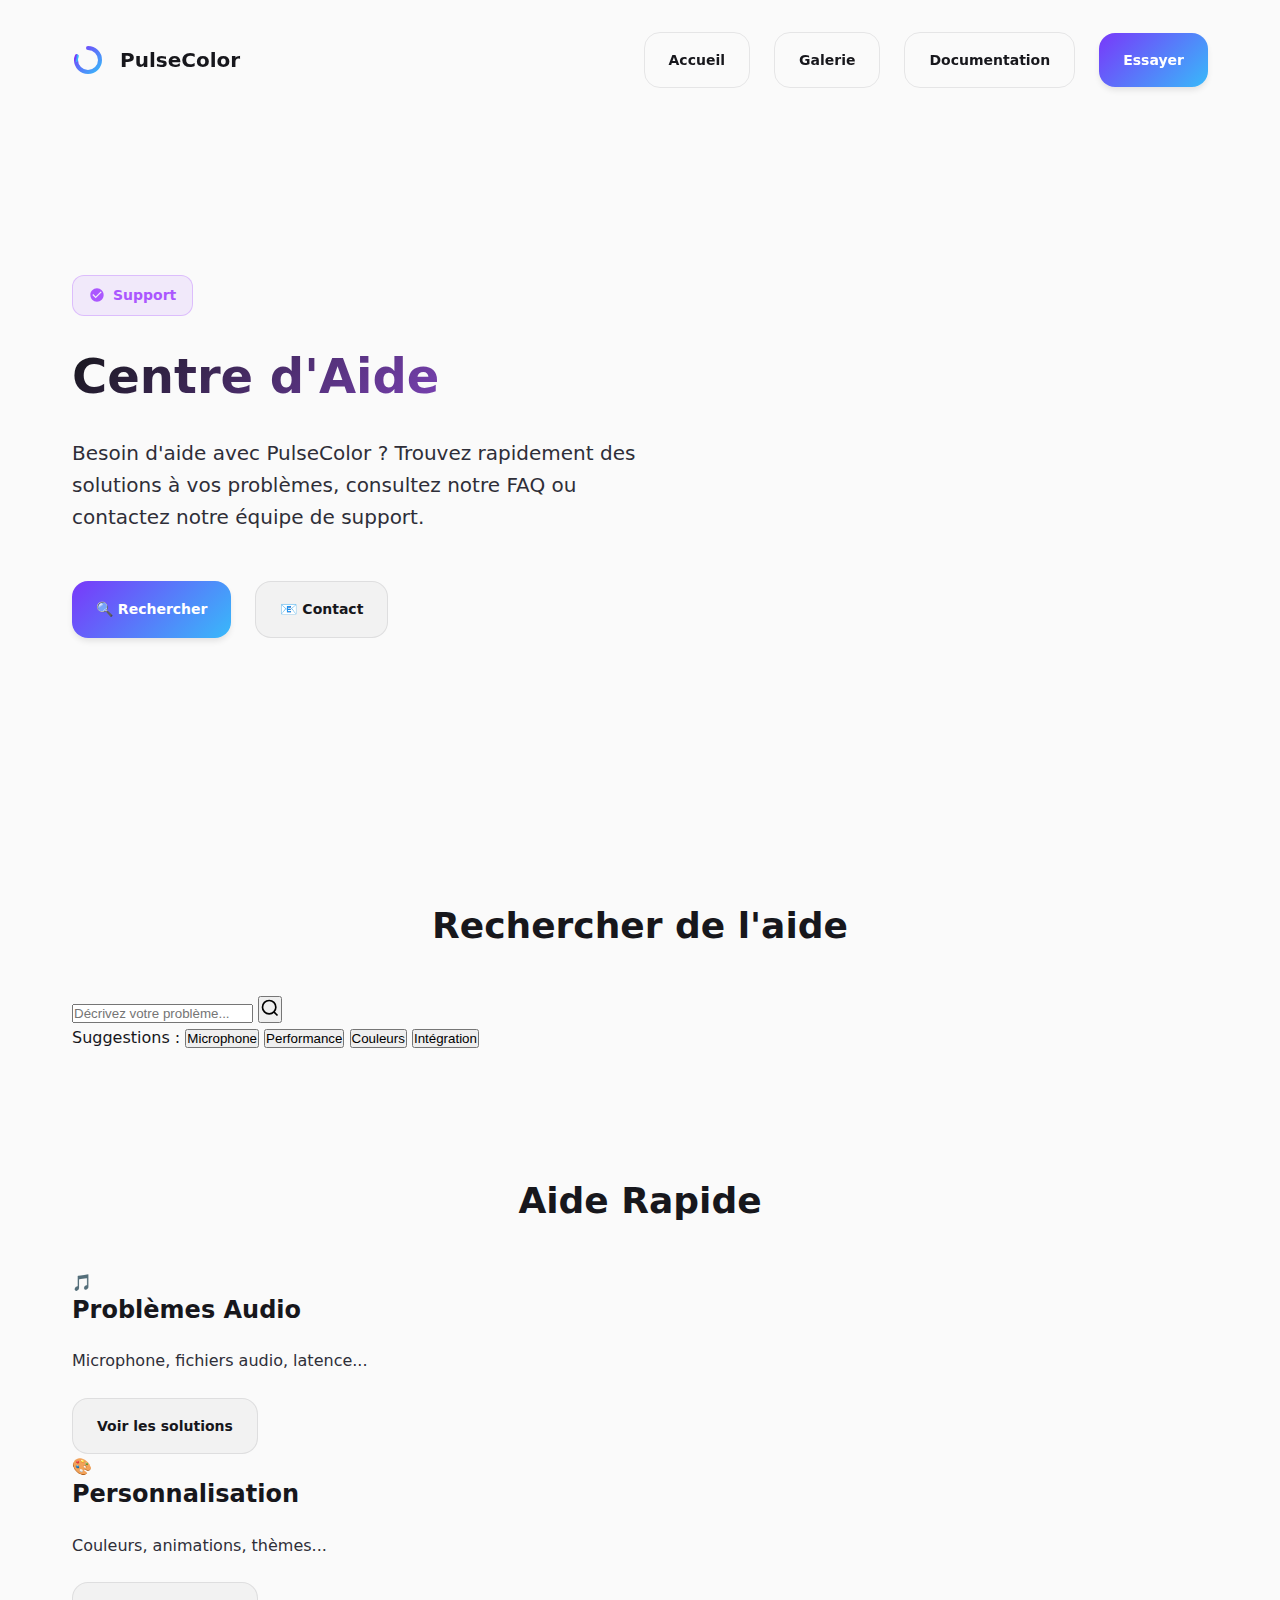
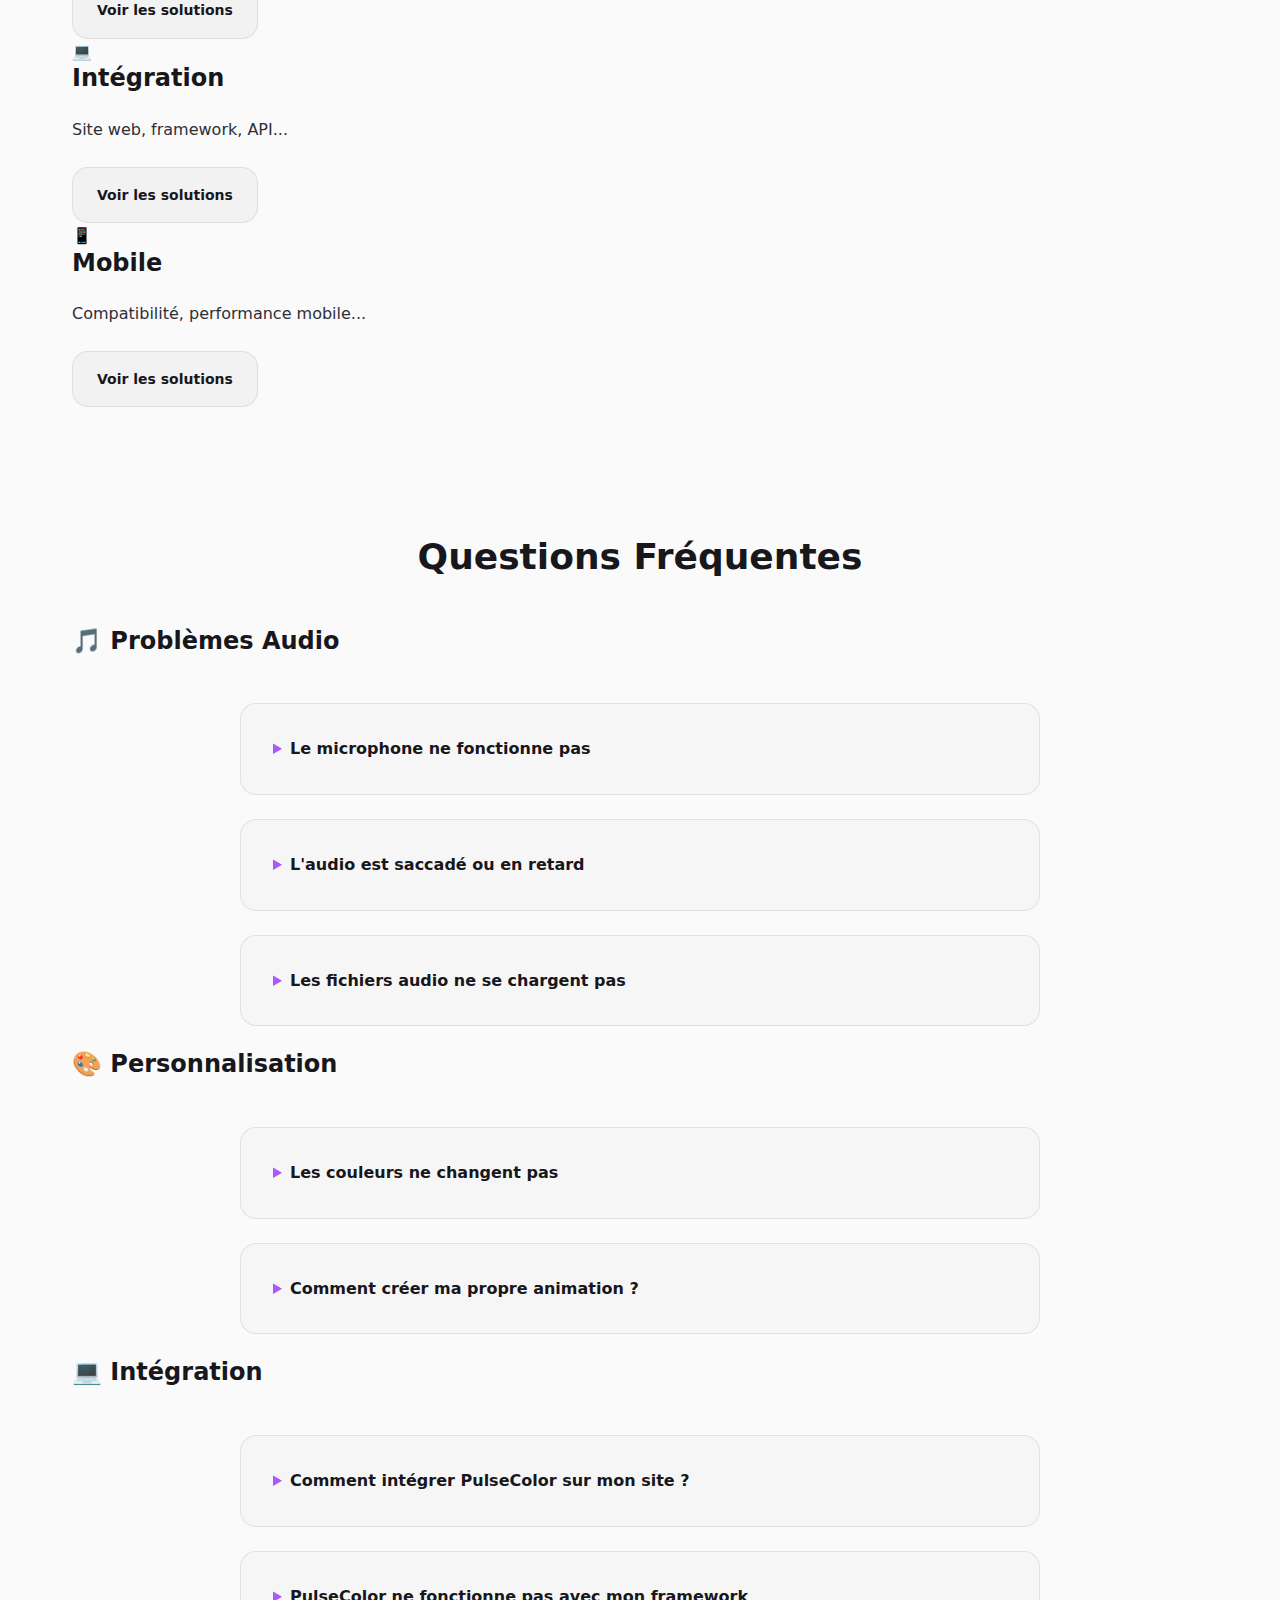
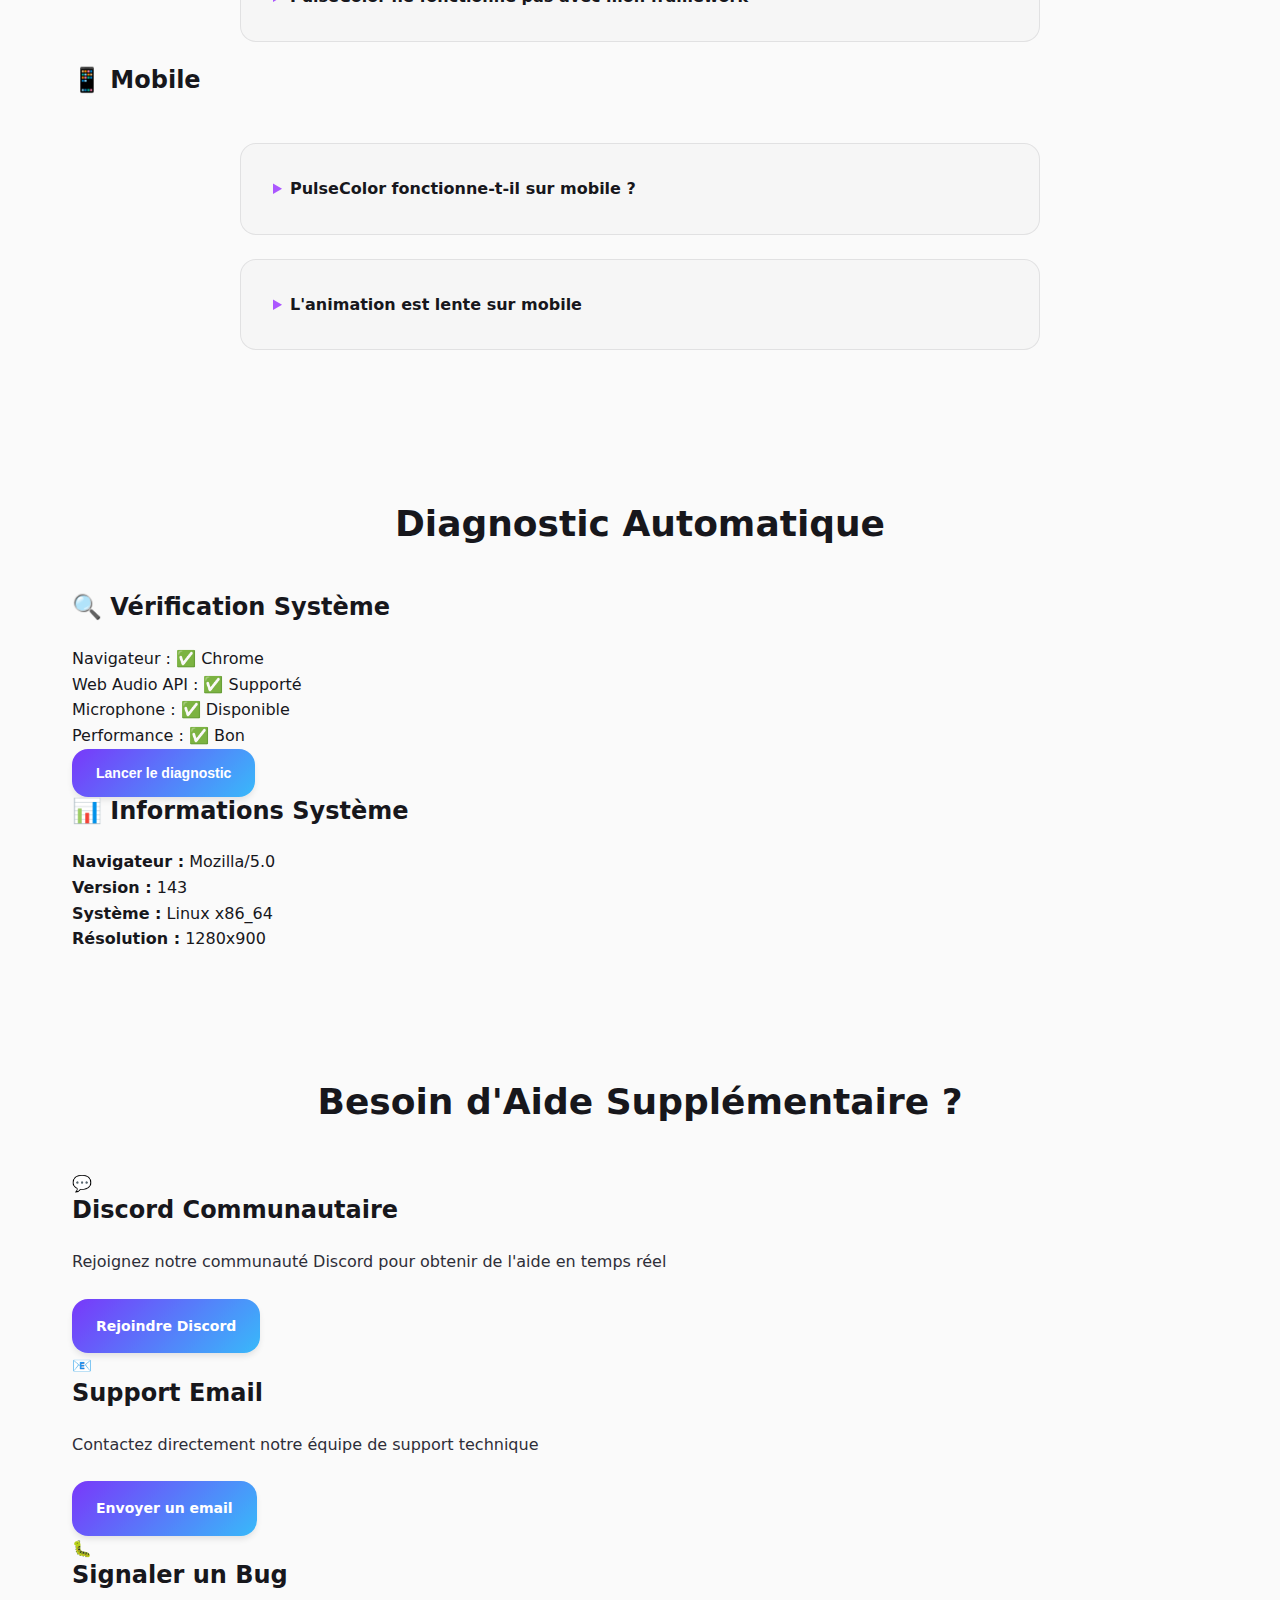
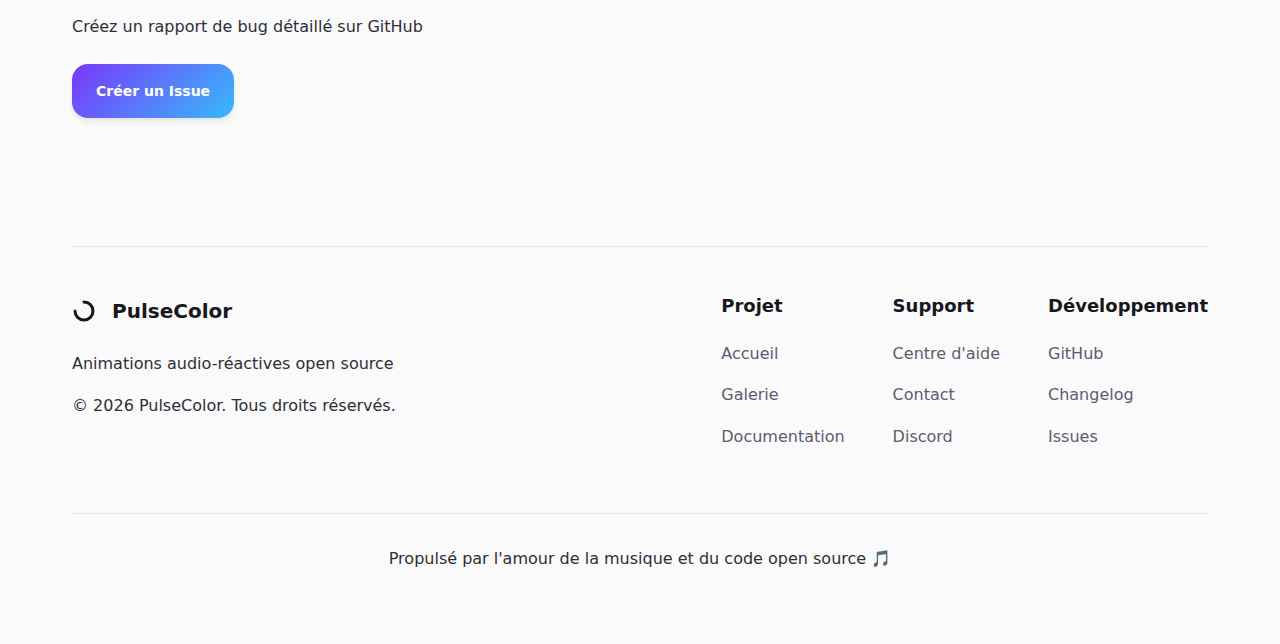
<file: support.html>
<!DOCTYPE html>
<html lang="fr">
<head>
  <meta charset="utf-8" />
  <meta name="viewport" content="width=device-width, initial-scale=1" />
  
  <!-- SEO Meta Tags -->
  <title>Support — PulseColor</title>
  <meta name="description" content="Centre d'aide et de support PulseColor. Trouvez des solutions à vos problèmes, consultez la FAQ et obtenez de l'aide technique." />
  <meta name="keywords" content="pulsecolor, support, aide, faq, problèmes, technique" />
  <meta name="author" content="PulseColor Team" />
  
  <!-- Open Graph / Facebook -->
  <meta property="og:type" content="website" />
  <meta property="og:url" content="https://pulsecolor.dev/support" />
  <meta property="og:title" content="Support — PulseColor" />
  <meta property="og:description" content="Centre d'aide et de support PulseColor" />
  
  <!-- Favicon -->
  <link rel="icon" type="image/svg+xml" href="favicon.svg" />
  <link rel="icon" type="image/png" href="favicon.png" />
  
  <!-- Preconnect for performance -->
  <link rel="preconnect" href="https://fonts.googleapis.com">
  <link rel="preconnect" href="https://fonts.gstatic.com" crossorigin>
  
  <!-- Fonts -->
  <link href="https://fonts.googleapis.com/css2?family=Plus+Jakarta+Sans:wght@400;600;800&display=swap" rel="stylesheet">
  
  <!-- Stylesheets -->
  <link rel="stylesheet" href="css/main.css" />
</head>
<body>
  <!-- Skip to main content for accessibility -->
  <a href="#main-content" class="sr-only sr-only-focusable">Passer au contenu principal</a>
  
  <div class="wrapper">
    <!-- NAVIGATION -->
    <nav class="nav" role="navigation" aria-label="Navigation principale">
      <a class="logo" href="index.html" aria-label="PulseColor - Accueil">
        <svg width="32" height="32" viewBox="0 0 24 24" fill="none" xmlns="http://www.w3.org/2000/svg" aria-hidden="true">
          <defs>
            <linearGradient id="g1" x1="0" y1="0" x2="1" y2="1">
              <stop offset="0%" stop-color="hsl(var(--bg-a))"/>
              <stop offset="100%" stop-color="hsl(var(--bg-b))"/>
            </linearGradient>
          </defs>
          <path d="M12 3c4.97 0 9 4.03 9 9s-4.03 9-9 9S3 16.97 3 12" stroke="url(#g1)" stroke-width="3" stroke-linecap="round"/>
          <path d="M3 12c0-1 .2-2 .6-2.9" stroke="url(#g1)" stroke-width="3" stroke-linecap="round"/>
        </svg>
        PulseColor
      </a>
      
      <div class="nav-links">
        <a class="btn btn-ghost" href="index.html">Accueil</a>
        <a class="btn btn-ghost" href="gallery.html">Galerie</a>
        <a class="btn btn-ghost" href="docs/quickstart.html">Documentation</a>
        <a class="btn btn-primary" href="index.html#demo">Essayer</a>
      </div>
    </nav>

    <!-- MAIN CONTENT -->
    <main id="main-content">
      <!-- HERO SECTION -->
      <header class="hero" role="banner">
        <div class="hero-content">
          <div class="badge" aria-label="Support">
            <svg width="16" height="16" viewBox="0 0 24 24" fill="currentColor" aria-hidden="true">
              <path d="M12 2C6.48 2 2 6.48 2 12s4.48 10 10 10 10-4.48 10-10S17.52 2 12 2zm-2 15l-5-5 1.41-1.41L10 14.17l7.59-7.59L19 8l-9 9z"/>
            </svg>
            Support
          </div>
          
          <h1>Centre d'Aide</h1>
          <p>Besoin d'aide avec PulseColor ? Trouvez rapidement des solutions à vos problèmes, consultez notre FAQ ou contactez notre équipe de support.</p>
          
          <div class="cta-row">
            <a href="#search" class="btn btn-primary">🔍 Rechercher</a>
            <a href="contact.html" class="btn btn-secondary">📧 Contact</a>
          </div>
        </div>
      </header>

      <!-- SEARCH SECTION -->
      <section id="search" class="section" aria-labelledby="search-heading">
        <h2 id="search-heading">Rechercher de l'aide</h2>
        
        <div class="search-container">
          <div class="search-box">
            <input type="text" id="search-input" placeholder="Décrivez votre problème..." aria-label="Rechercher dans l'aide">
            <button type="button" id="search-btn" aria-label="Lancer la recherche">
              <svg width="20" height="20" viewBox="0 0 24 24" fill="none" stroke="currentColor" stroke-width="2">
                <circle cx="11" cy="11" r="8"/>
                <path d="m21 21-4.35-4.35"/>
              </svg>
            </button>
          </div>
          
          <div class="search-suggestions">
            <span>Suggestions :</span>
            <button class="suggestion-tag" data-search="microphone ne fonctionne pas">Microphone</button>
            <button class="suggestion-tag" data-search="animation saccadée">Performance</button>
            <button class="suggestion-tag" data-search="couleurs ne changent pas">Couleurs</button>
            <button class="suggestion-tag" data-search="intégration site web">Intégration</button>
          </div>
        </div>
      </section>

      <!-- QUICK HELP SECTION -->
      <section class="section" aria-labelledby="quick-help-heading">
        <h2 id="quick-help-heading">Aide Rapide</h2>
        
        <div class="quick-help-grid">
          <div class="help-card">
            <div class="help-icon">🎵</div>
            <h3>Problèmes Audio</h3>
            <p>Microphone, fichiers audio, latence...</p>
            <a href="#audio-issues" class="btn btn-secondary">Voir les solutions</a>
          </div>
          
          <div class="help-card">
            <div class="help-icon">🎨</div>
            <h3>Personnalisation</h3>
            <p>Couleurs, animations, thèmes...</p>
            <a href="#customization-issues" class="btn btn-secondary">Voir les solutions</a>
          </div>
          
          <div class="help-card">
            <div class="help-icon">💻</div>
            <h3>Intégration</h3>
            <p>Site web, framework, API...</p>
            <a href="#integration-issues" class="btn btn-secondary">Voir les solutions</a>
          </div>
          
          <div class="help-card">
            <div class="help-icon">📱</div>
            <h3>Mobile</h3>
            <p>Compatibilité, performance mobile...</p>
            <a href="#mobile-issues" class="btn btn-secondary">Voir les solutions</a>
          </div>
        </div>
      </section>

      <!-- FAQ SECTION -->
      <section class="section" aria-labelledby="faq-heading">
        <h2 id="faq-heading">Questions Fréquentes</h2>
        
        <div class="faq-categories">
          <div class="faq-category" id="audio-issues">
            <h3>🎵 Problèmes Audio</h3>
            <div class="faq-grid">
              <details class="faq-item">
                <summary>Le microphone ne fonctionne pas</summary>
                <div class="faq-content">
                  <p><strong>Solutions possibles :</strong></p>
                  <ol>
                    <li>Vérifiez que votre navigateur a l'autorisation d'accéder au microphone</li>
                    <li>Assurez-vous d'être sur HTTPS (requis pour l'accès au micro)</li>
                    <li>Testez avec un autre navigateur (Chrome, Firefox, Safari)</li>
                    <li>Vérifiez que votre microphone n'est pas utilisé par une autre application</li>
                    <li>Redémarrez votre navigateur</li>
                  </ol>
                  <p><strong>Code de test :</strong></p>
                  <pre><code>// Vérifier l'accès au microphone
navigator.mediaDevices.getUserMedia({ audio: true })
  .then(stream => console.log('Microphone accessible'))
  .catch(err => console.error('Erreur microphone:', err));</code></pre>
                </div>
              </details>
              
              <details class="faq-item">
                <summary>L'audio est saccadé ou en retard</summary>
                <div class="faq-content">
                  <p><strong>Causes possibles :</strong></p>
                  <ul>
                    <li>Performance de votre appareil</li>
                    <li>Autres applications utilisant beaucoup de ressources</li>
                    <li>Connexion internet lente (pour les fichiers audio en ligne)</li>
                    <li>Navigateur obsolète</li>
                  </ul>
                  <p><strong>Solutions :</strong></p>
                  <ul>
                    <li>Fermez les autres onglets et applications</li>
                    <li>Mettez à jour votre navigateur</li>
                    <li>Réduisez la sensibilité audio dans les paramètres</li>
                    <li>Utilisez des fichiers audio locaux plutôt qu'en ligne</li>
                  </ul>
                </div>
              </details>
              
              <details class="faq-item">
                <summary>Les fichiers audio ne se chargent pas</summary>
                <div class="faq-content">
                  <p><strong>Formats supportés :</strong></p>
                  <ul>
                    <li>MP3 (.mp3)</li>
                    <li>WAV (.wav)</li>
                    <li>OGG (.ogg)</li>
                    <li>M4A (.m4a)</li>
                    <li>AAC (.aac)</li>
                  </ul>
                  <p><strong>Vérifications :</strong></p>
                  <ul>
                    <li>Le fichier n'est pas corrompu</li>
                    <li>La taille du fichier n'est pas trop importante (&lt; 50MB recommandé)</li>
                    <li>Le format est bien supporté par votre navigateur</li>
                  </ul>
                </div>
              </details>
            </div>
          </div>
          
          <div class="faq-category" id="customization-issues">
            <h3>🎨 Personnalisation</h3>
            <div class="faq-grid">
              <details class="faq-item">
                <summary>Les couleurs ne changent pas</summary>
                <div class="faq-content">
                  <p><strong>Vérifiez :</strong></p>
                  <ol>
                    <li>Que les variables CSS sont bien définies</li>
                    <li>Que l'animation est active</li>
                    <li>Que le fichier CSS est bien chargé</li>
                  </ol>
                  <p><strong>Exemple de code :</strong></p>
                  <pre><code>:root {
  --bg-a: 260 95% 60%;  /* Couleur primaire */
  --bg-b: 200 95% 60%;  /* Couleur secondaire */
}</code></pre>
                </div>
              </details>
              
              <details class="faq-item">
                <summary>Comment créer ma propre animation ?</summary>
                <div class="faq-content">
                  <p>Consultez notre <a href="docs/personnalisations.html">guide de personnalisation</a> pour créer vos propres animations.</p>
                  <p><strong>Structure de base :</strong></p>
                  <pre><code>PulseColor.animations.monAnimation = {
  init: function(canvas, options) {
    // Initialisation
  },
  update: function(audioData) {
    // Mise à jour avec les données audio
  },
  destroy: function() {
    // Nettoyage
  }
};</code></pre>
                </div>
              </details>
            </div>
          </div>
          
          <div class="faq-category" id="integration-issues">
            <h3>💻 Intégration</h3>
            <div class="faq-grid">
              <details class="faq-item">
                <summary>Comment intégrer PulseColor sur mon site ?</summary>
                <div class="faq-content">
                  <p>Suivez notre <a href="docs/quickstart.html">guide de démarrage rapide</a> pour une intégration en 3 étapes.</p>
                  <p><strong>Étapes principales :</strong></p>
                  <ol>
                    <li>Inclure les fichiers CSS et JS</li>
                    <li>Créer un conteneur SVG</li>
                    <li>Initialiser PulseColor</li>
                  </ol>
                </div>
              </details>
              
              <details class="faq-item">
                <summary>PulseColor ne fonctionne pas avec mon framework</summary>
                <div class="faq-content">
                  <p>PulseColor est compatible avec tous les frameworks modernes :</p>
                  <ul>
                    <li><strong>React :</strong> Utilisez useRef et useEffect</li>
                    <li><strong>Vue.js :</strong> Utilisez $refs et mounted()</li>
                    <li><strong>Angular :</strong> Utilisez ViewChild et ngAfterViewInit</li>
                    <li><strong>Svelte :</strong> Utilisez bind:this et onMount</li>
                  </ul>
                  <p>Consultez nos <a href="docs/personnalisations.html#integration">exemples d'intégration</a>.</p>
                </div>
              </details>
            </div>
          </div>
          
          <div class="faq-category" id="mobile-issues">
            <h3>📱 Mobile</h3>
            <div class="faq-grid">
              <details class="faq-item">
                <summary>PulseColor fonctionne-t-il sur mobile ?</summary>
                <div class="faq-content">
                  <p><strong>Compatibilité :</strong></p>
                  <ul>
                    <li>✅ iOS Safari 14+</li>
                    <li>✅ Chrome Mobile 90+</li>
                    <li>✅ Firefox Mobile 88+</li>
                    <li>✅ Samsung Internet 15+</li>
                  </ul>
                  <p><strong>Notes importantes :</strong></p>
                  <ul>
                    <li>Sur iOS, l'audio nécessite un geste utilisateur</li>
                    <li>Les performances peuvent varier selon l'appareil</li>
                    <li>Utilisez des animations plus simples sur mobile</li>
                  </ul>
                </div>
              </details>
              
              <details class="faq-item">
                <summary>L'animation est lente sur mobile</summary>
                <div class="faq-content">
                  <p><strong>Optimisations :</strong></p>
                  <ul>
                    <li>Réduisez la complexité des animations</li>
                    <li>Diminuez la sensibilité audio</li>
                    <li>Utilisez des animations optimisées mobile</li>
                    <li>Fermez les autres applications</li>
                  </ul>
                </div>
              </details>
            </div>
          </div>
        </div>
      </section>

      <!-- TROUBLESHOOTING SECTION -->
      <section class="section" aria-labelledby="troubleshooting-heading">
        <h2 id="troubleshooting-heading">Diagnostic Automatique</h2>
        
        <div class="troubleshooting-container">
          <div class="diagnostic-card">
            <h3>🔍 Vérification Système</h3>
            <div id="system-check" class="diagnostic-results">
              <div class="check-item">
                <span class="check-label">Navigateur :</span>
                <span class="check-result" id="browser-check">Vérification...</span>
              </div>
              <div class="check-item">
                <span class="check-label">Web Audio API :</span>
                <span class="check-result" id="audio-check">Vérification...</span>
              </div>
              <div class="check-item">
                <span class="check-label">Microphone :</span>
                <span class="check-result" id="mic-check">Vérification...</span>
              </div>
              <div class="check-item">
                <span class="check-label">Performance :</span>
                <span class="check-result" id="perf-check">Vérification...</span>
              </div>
            </div>
            <button class="btn btn-primary" onclick="runDiagnostic()">Lancer le diagnostic</button>
          </div>
          
          <div class="diagnostic-card">
            <h3>📊 Informations Système</h3>
            <div class="system-info">
              <div class="info-item">
                <strong>Navigateur :</strong>
                <span id="browser-info">-</span>
              </div>
              <div class="info-item">
                <strong>Version :</strong>
                <span id="browser-version">-</span>
              </div>
              <div class="info-item">
                <strong>Système :</strong>
                <span id="os-info">-</span>
              </div>
              <div class="info-item">
                <strong>Résolution :</strong>
                <span id="resolution-info">-</span>
              </div>
            </div>
          </div>
        </div>
      </section>

      <!-- CONTACT SUPPORT SECTION -->
      <section class="section" aria-labelledby="contact-support-heading">
        <h2 id="contact-support-heading">Besoin d'Aide Supplémentaire ?</h2>
        
        <div class="support-options">
          <div class="support-option">
            <div class="support-icon">💬</div>
            <h3>Discord Communautaire</h3>
            <p>Rejoignez notre communauté Discord pour obtenir de l'aide en temps réel</p>
            <a href="https://discord.gg/pulsecolor" class="btn btn-primary" target="_blank" rel="noopener">Rejoindre Discord</a>
          </div>
          
          <div class="support-option">
            <div class="support-icon">📧</div>
            <h3>Support Email</h3>
            <p>Contactez directement notre équipe de support technique</p>
            <a href="mailto:support@pulsecolor.dev" class="btn btn-primary">Envoyer un email</a>
          </div>
          
          <div class="support-option">
            <div class="support-icon">🐛</div>
            <h3>Signaler un Bug</h3>
            <p>Créez un rapport de bug détaillé sur GitHub</p>
            <a href="https://github.com/martin-lechene/pulsecolor/issues/new" class="btn btn-primary" target="_blank" rel="noopener">Créer un Issue</a>
          </div>
        </div>
      </section>
    </main>

    <!-- FOOTER -->
    <footer role="contentinfo">
      <div class="footer-content">
        <div class="footer-brand">
          <div class="logo">
            <svg width="24" height="24" viewBox="0 0 24 24" fill="none" xmlns="http://www.w3.org/2000/svg" aria-hidden="true">
              <path d="M12 3c4.97 0 9 4.03 9 9s-4.03 9-9 9S3 16.97 3 12" stroke="currentColor" stroke-width="3" stroke-linecap="round"/>
            </svg>
            PulseColor
          </div>
          <p>Animations audio-réactives open source</p>
          <p>© <span id="year"></span> PulseColor. Tous droits réservés.</p>
        </div>
        
        <div class="footer-links">
          <div class="footer-section">
            <h4>Projet</h4>
            <a href="index.html">Accueil</a>
            <a href="gallery.html">Galerie</a>
            <a href="docs/quickstart.html">Documentation</a>
          </div>
          
          <div class="footer-section">
            <h4>Support</h4>
            <a href="support.html">Centre d'aide</a>
            <a href="contact.html">Contact</a>
            <a href="https://discord.gg/pulsecolor" target="_blank" rel="noopener">Discord</a>
          </div>
          
          <div class="footer-section">
            <h4>Développement</h4>
            <a href="https://github.com/martin-lechene/pulsecolor" target="_blank" rel="noopener">GitHub</a>
            <a href="changelogs.html">Changelog</a>
            <a href="https://github.com/martin-lechene/pulsecolor/issues" target="_blank" rel="noopener">Issues</a>
          </div>
        </div>
      </div>
      
      <div class="footer-bottom">
        <p>Propulsé par l'amour de la musique et du code open source 🎵</p>
      </div>
    </footer>
  </div>

  <!-- Scripts -->
  <script src="js/animations.js"></script>
  <script src="js/main.js"></script>
  
  <script>
    // Search functionality
    const searchInput = document.getElementById('search-input');
    const searchBtn = document.getElementById('search-btn');
    const suggestionTags = document.querySelectorAll('.suggestion-tag');
    
    searchBtn.addEventListener('click', performSearch);
    searchInput.addEventListener('keypress', (e) => {
      if (e.key === 'Enter') performSearch();
    });
    
    suggestionTags.forEach(tag => {
      tag.addEventListener('click', () => {
        searchInput.value = tag.dataset.search;
        performSearch();
      });
    });
    
    function performSearch() {
      const query = searchInput.value.toLowerCase();
      if (!query) return;
      
      // Scroll to FAQ section and highlight relevant items
      document.getElementById('faq-heading').scrollIntoView({ behavior: 'smooth' });
      
      // Simple search implementation
      const faqItems = document.querySelectorAll('.faq-item');
      faqItems.forEach(item => {
        const text = item.textContent.toLowerCase();
        if (text.includes(query)) {
          item.style.backgroundColor = 'hsl(var(--accent) / 0.1)';
          item.open = true;
        }
      });
    }
    
    // Diagnostic functionality
    function runDiagnostic() {
      const results = {
        browser: checkBrowser(),
        audio: checkWebAudio(),
        mic: checkMicrophone(),
        perf: checkPerformance()
      };
      
      updateDiagnosticResults(results);
      updateSystemInfo();
    }
    
    function checkBrowser() {
      const userAgent = navigator.userAgent;
      if (userAgent.includes('Chrome')) return { status: '✅', text: 'Chrome' };
      if (userAgent.includes('Firefox')) return { status: '✅', text: 'Firefox' };
      if (userAgent.includes('Safari')) return { status: '✅', text: 'Safari' };
      if (userAgent.includes('Edge')) return { status: '✅', text: 'Edge' };
      return { status: '⚠️', text: 'Navigateur non testé' };
    }
    
    function checkWebAudio() {
      if (typeof AudioContext !== 'undefined' || typeof webkitAudioContext !== 'undefined') {
        return { status: '✅', text: 'Supporté' };
      }
      return { status: '❌', text: 'Non supporté' };
    }
    
    function checkMicrophone() {
      if (navigator.mediaDevices && navigator.mediaDevices.getUserMedia) {
        return { status: '✅', text: 'Disponible' };
      }
      return { status: '❌', text: 'Non disponible' };
    }
    
    function checkPerformance() {
      const memory = performance.memory;
      if (memory && memory.usedJSHeapSize < 50 * 1024 * 1024) {
        return { status: '✅', text: 'Bon' };
      }
      return { status: '⚠️', text: 'À surveiller' };
    }
    
    function updateDiagnosticResults(results) {
      document.getElementById('browser-check').innerHTML = `${results.browser.status} ${results.browser.text}`;
      document.getElementById('audio-check').innerHTML = `${results.audio.status} ${results.audio.text}`;
      document.getElementById('mic-check').innerHTML = `${results.mic.status} ${results.mic.text}`;
      document.getElementById('perf-check').innerHTML = `${results.perf.status} ${results.perf.text}`;
    }
    
    function updateSystemInfo() {
      document.getElementById('browser-info').textContent = navigator.userAgent.split(' ')[0];
      document.getElementById('browser-version').textContent = navigator.userAgent.match(/(Chrome|Firefox|Safari|Edge)\/(\d+)/)?.[2] || 'Inconnue';
      document.getElementById('os-info').textContent = navigator.platform;
      document.getElementById('resolution-info').textContent = `${screen.width}x${screen.height}`;
    }
    
    // Run initial diagnostic
    runDiagnostic();
    
    // Set current year
    document.getElementById('year').textContent = new Date().getFullYear();
  </script>
</body>
</html>
</file>
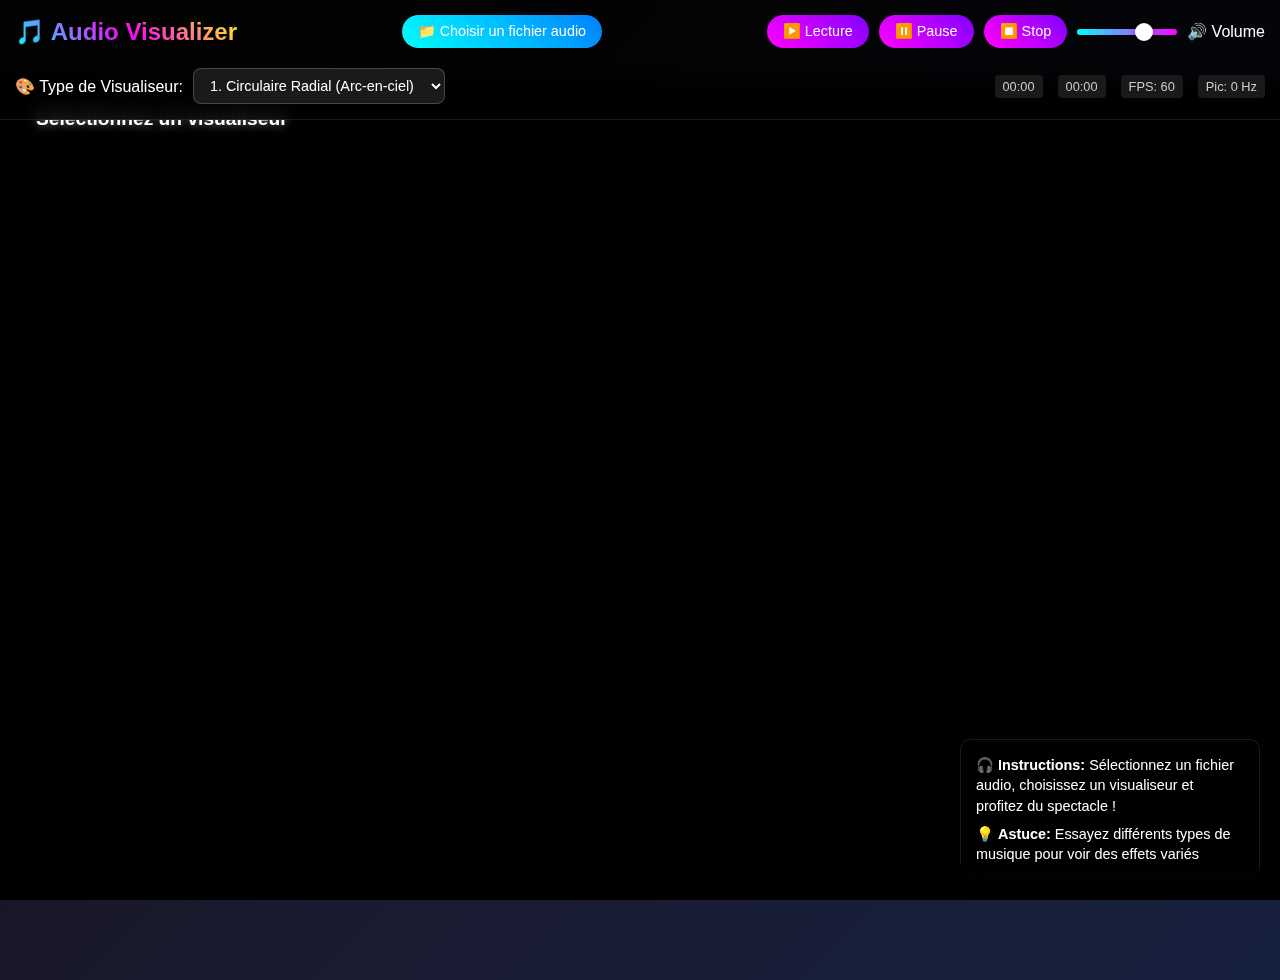
<file: visualizer.html>
<!DOCTYPE html>
<html lang="fr">
<head>
    <meta charset="UTF-8">
    <meta name="viewport" content="width=device-width, initial-scale=1.0">
    <title>Audio Visualizer - PulseColor</title>
    <link rel="stylesheet" href="css/visualizer.css">
    <link rel="icon" href="favicon.ico" type="image/x-icon">
</head>
<body>
    <!-- Interface de contrôle -->
    <div class="controls">
        <div class="control-panel">
            <h1>🎵 Audio Visualizer</h1>
            
            <!-- Sélection de fichier audio -->
            <div class="audio-input">
                <input type="file" id="audioFile" accept="audio/*" />
                <label for="audioFile" class="file-label">📁 Choisir un fichier audio</label>
            </div>

            <!-- Contrôles de lecture -->
            <div class="playback-controls">
                <button id="playBtn" class="control-btn">▶️ Lecture</button>
                <button id="pauseBtn" class="control-btn">⏸️ Pause</button>
                <button id="stopBtn" class="control-btn">⏹️ Stop</button>
                <input type="range" id="volumeSlider" min="0" max="1" step="0.1" value="0.7" />
                <label for="volumeSlider">🔊 Volume</label>
            </div>

            <!-- Sélecteur de visualiseur -->
            <div class="visualizer-selector">
                <label for="visualizerSelect">🎨 Type de Visualiseur:</label>
                <select id="visualizerSelect">
                    <option value="circular-radial">1. Circulaire Radial (Arc-en-ciel)</option>
                    <option value="grid-3d">2. Grille 3D Wireframe</option>
                    <option value="linear-grid">3. Linéaire avec Grille</option>
                    <option value="classic-bars">4. Barres Classiques</option>
                    <option value="neon-futuristic">5. Néon Futuriste</option>
                    <option value="multi-layer">6. Multi-Couches Cyan/Magenta</option>
                    <option value="spectrum-analyzer">7. Analyseur de Spectre</option>
                    <option value="collection-12">8. Collection de 12 Visualiseurs</option>
                    <option value="spectrogram">9. Spectrogramme Temporel</option>
                    <option value="professional">10. Audio Professionnel</option>
                    <option value="circular-simple">11. Circulaire Simple</option>
                    <option value="arc-particles">12. Arc avec Particules</option>
                    <option value="multi-lines">13. Multi-Lignes</option>
                    <option value="symmetric">14. Symétrique</option>
                    <option value="waveform-smooth">15. Forme d'Onde Douce</option>
                </select>
            </div>

            <!-- Informations audio -->
            <div class="audio-info">
                <div id="currentTime">00:00</div>
                <div id="duration">00:00</div>
                <div id="fps">FPS: 60</div>
                <div id="peakFreq">Pic: 0 Hz</div>
            </div>
        </div>
    </div>

    <!-- Zone de visualisation -->
    <div class="visualizer-container">
        <canvas id="visualizerCanvas"></canvas>
        
        <!-- Overlay pour les informations -->
        <div class="visualizer-overlay">
            <div class="visualizer-title" id="visualizerTitle">Sélectionnez un visualiseur</div>
            <div class="frequency-labels" id="frequencyLabels"></div>
        </div>
    </div>

    <!-- Instructions -->
    <div class="instructions">
        <p>🎧 <strong>Instructions:</strong> Sélectionnez un fichier audio, choisissez un visualiseur et profitez du spectacle !</p>
        <p>💡 <strong>Astuce:</strong> Essayez différents types de musique pour voir des effets variés</p>
    </div>

    <!-- Scripts -->
    <script src="js/visualizer.js"></script>
    <script src="js/visualizers/circular-radial.js"></script>
    <script src="js/visualizers/grid-3d.js"></script>
    <script src="js/visualizers/linear-grid.js"></script>
    <script src="js/visualizers/classic-bars.js"></script>
    <script src="js/visualizers/neon-futuristic.js"></script>
    <script src="js/visualizers/multi-layer.js"></script>
    <script src="js/visualizers/spectrum-analyzer.js"></script>
    <script src="js/visualizers/collection-12.js"></script>
    <script src="js/visualizers/spectrogram.js"></script>
    <script src="js/visualizers/professional.js"></script>
    <script src="js/visualizers/circular-simple.js"></script>
    <script src="js/visualizers/arc-particles.js"></script>
    <script src="js/visualizers/multi-lines.js"></script>
    <script src="js/visualizers/symmetric.js"></script>
    <script src="js/visualizers/waveform-smooth.js"></script>
</body>
</html>
</file>
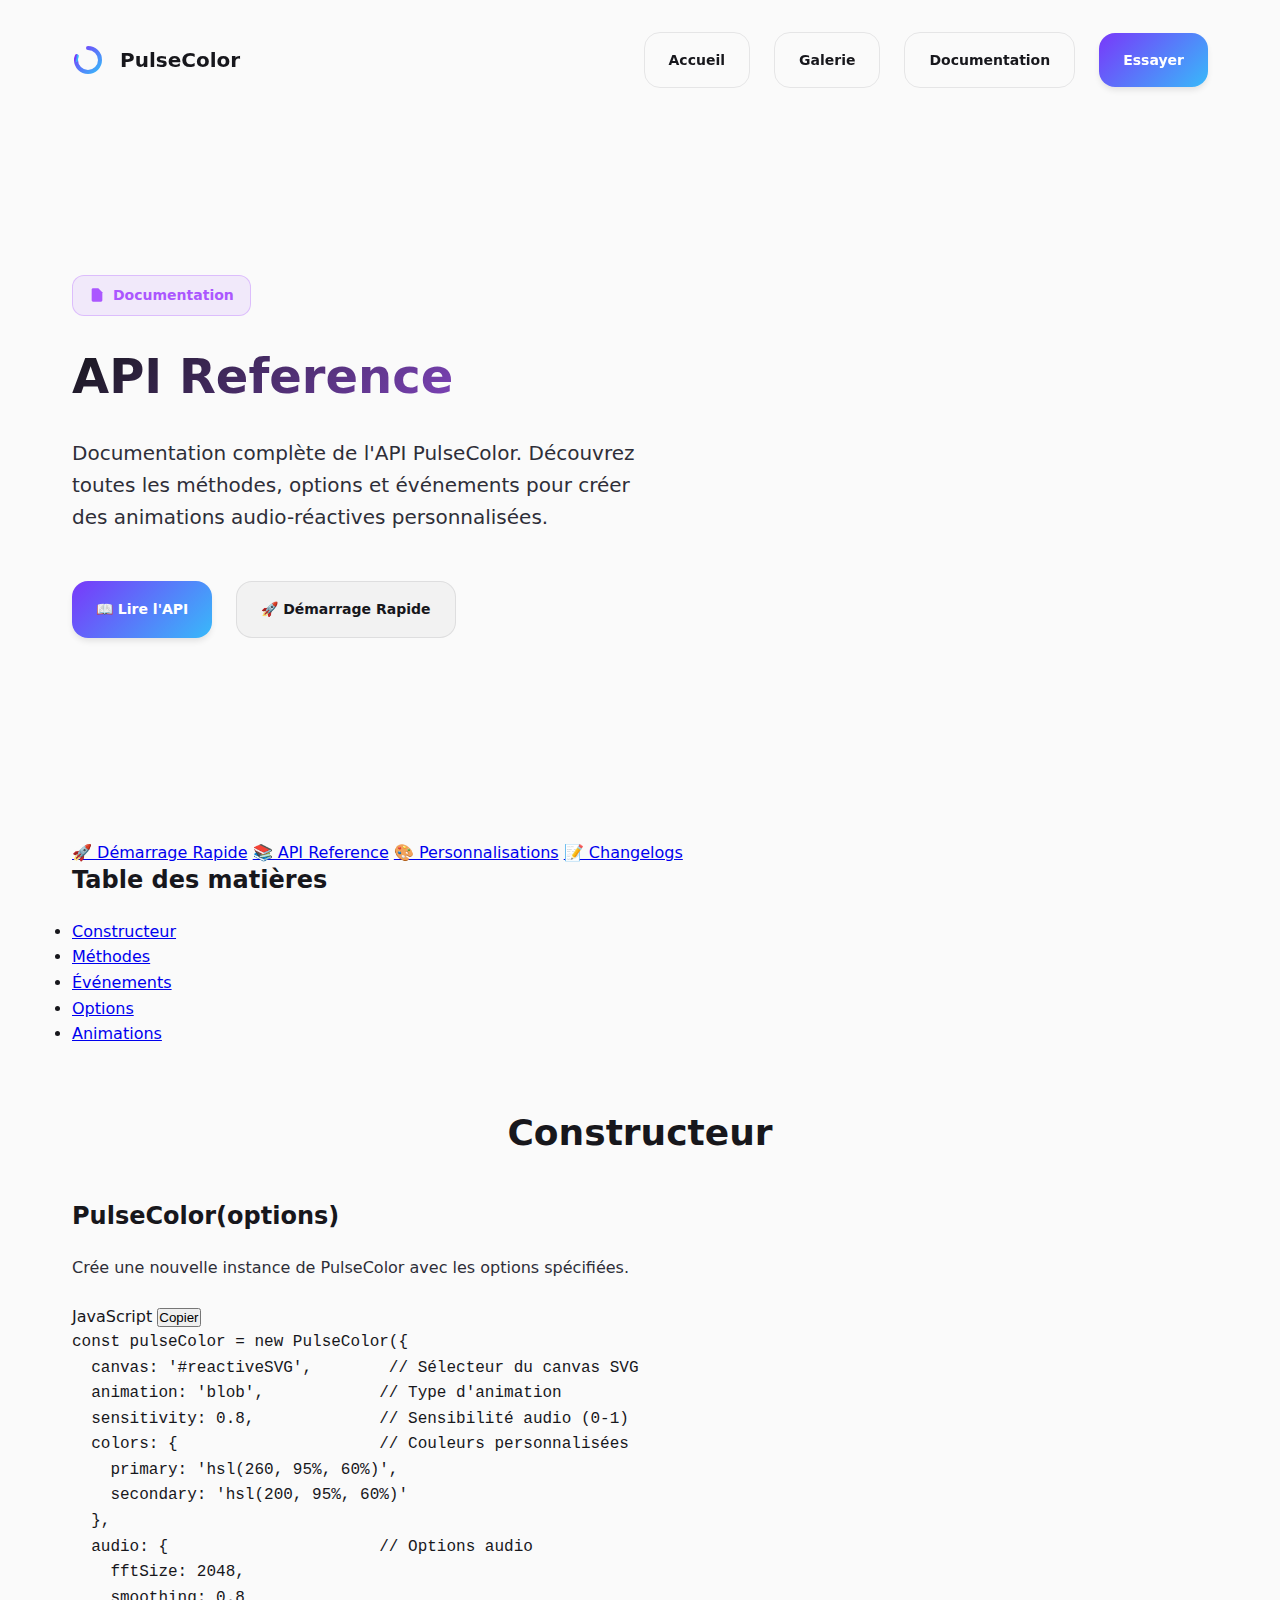
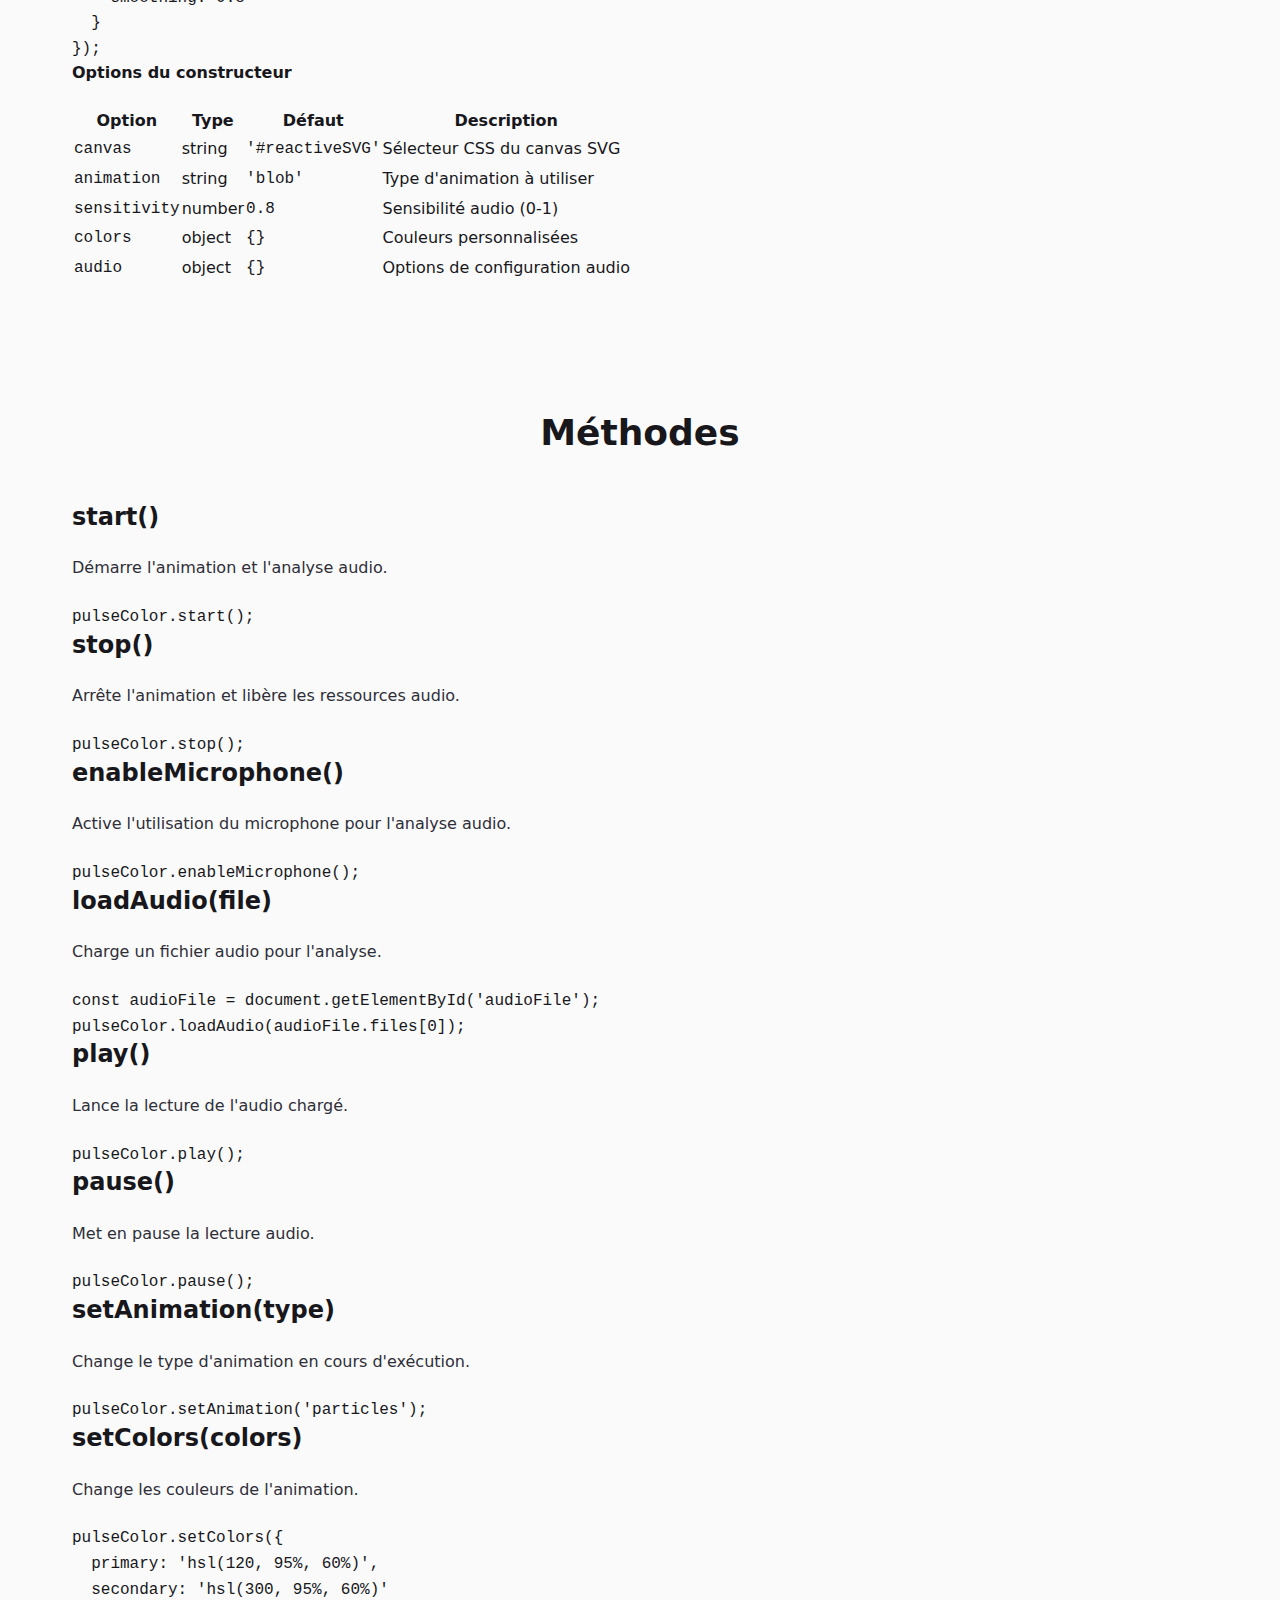
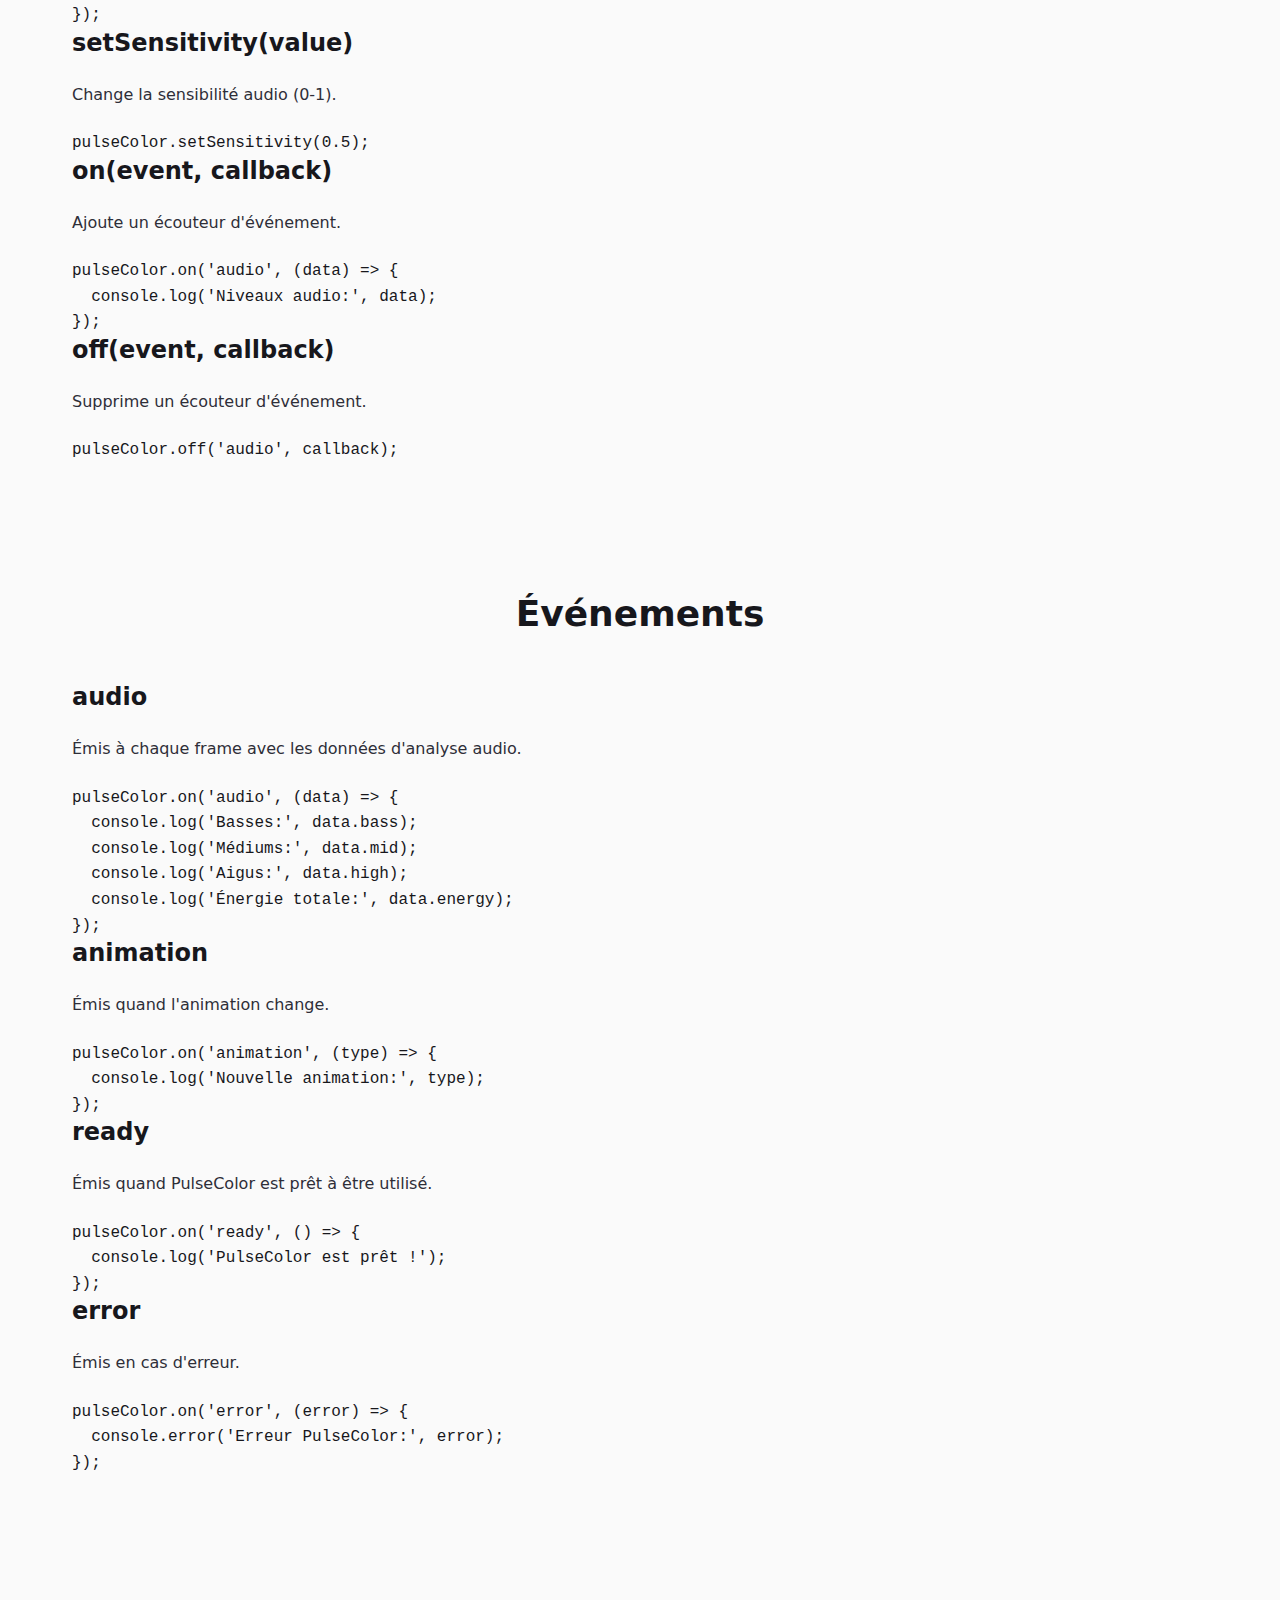
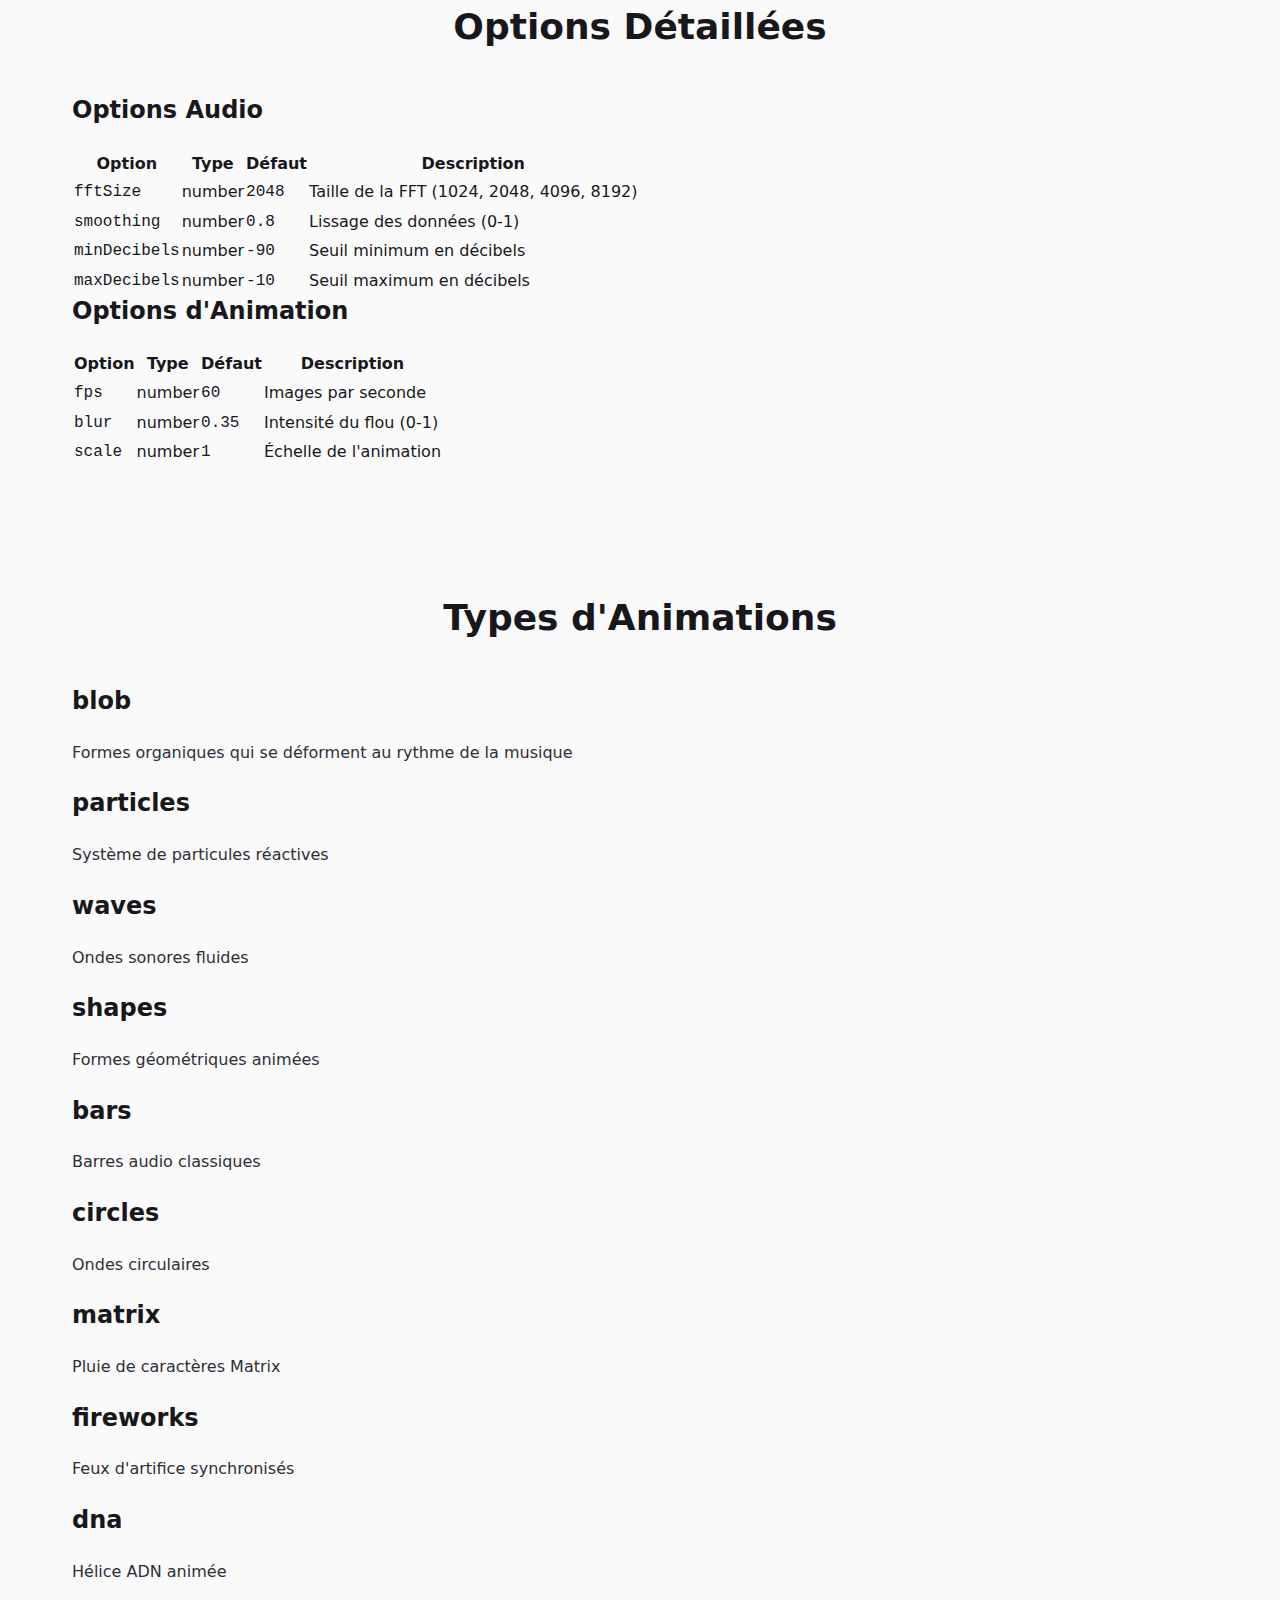
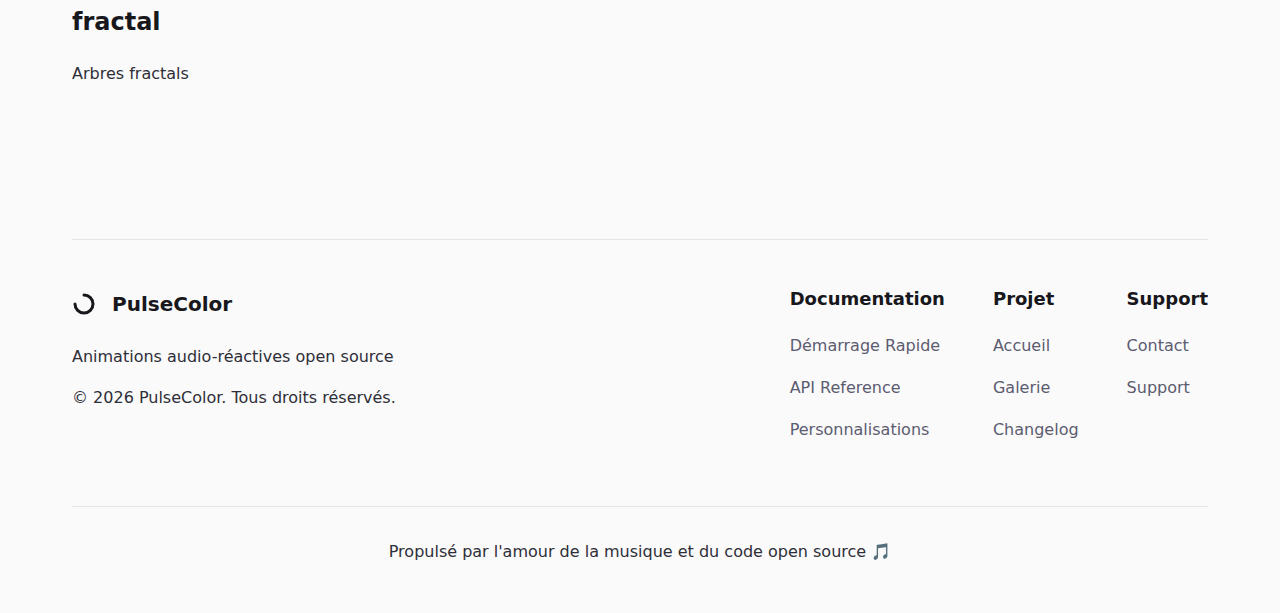
<file: docs/api-reference.html>
<!DOCTYPE html>
<html lang="fr">
<head>
  <meta charset="utf-8" />
  <meta name="viewport" content="width=device-width, initial-scale=1" />
  
  <!-- SEO Meta Tags -->
  <title>API Reference — PulseColor Documentation</title>
  <meta name="description" content="Documentation complète de l'API PulseColor. Toutes les méthodes, options et événements pour personnaliser vos animations audio-réactives." />
  <meta name="keywords" content="pulsecolor, api, documentation, javascript, audio-réactif, méthodes" />
  <meta name="author" content="PulseColor Team" />
  
  <!-- Open Graph / Facebook -->
  <meta property="og:type" content="website" />
  <meta property="og:url" content="https://pulsecolor.dev/docs/api-reference" />
  <meta property="og:title" content="API Reference — PulseColor" />
  <meta property="og:description" content="Documentation complète de l'API PulseColor" />
  
  <!-- Favicon -->
  <link rel="icon" type="image/svg+xml" href="/favicon.svg" />
  <link rel="icon" type="image/png" href="/favicon.png" />
  
  <!-- Preconnect for performance -->
  <link rel="preconnect" href="https://fonts.googleapis.com">
  <link rel="preconnect" href="https://fonts.gstatic.com" crossorigin>
  
  <!-- Fonts -->
  <link href="https://fonts.googleapis.com/css2?family=Plus+Jakarta+Sans:wght@400;600;800&display=swap" rel="stylesheet">
  
  <!-- Stylesheets -->
  <link rel="stylesheet" href="../css/main.css" />
</head>
<body>
  <!-- Skip to main content for accessibility -->
  <a href="#main-content" class="sr-only sr-only-focusable">Passer au contenu principal</a>
  
  <div class="wrapper">
    <!-- NAVIGATION -->
    <nav class="nav" role="navigation" aria-label="Navigation principale">
      <a class="logo" href="../index.html" aria-label="PulseColor - Accueil">
        <svg width="32" height="32" viewBox="0 0 24 24" fill="none" xmlns="http://www.w3.org/2000/svg" aria-hidden="true">
          <defs>
            <linearGradient id="g1" x1="0" y1="0" x2="1" y2="1">
              <stop offset="0%" stop-color="hsl(var(--bg-a))"/>
              <stop offset="100%" stop-color="hsl(var(--bg-b))"/>
            </linearGradient>
          </defs>
          <path d="M12 3c4.97 0 9 4.03 9 9s-4.03 9-9 9S3 16.97 3 12" stroke="url(#g1)" stroke-width="3" stroke-linecap="round"/>
          <path d="M3 12c0-1 .2-2 .6-2.9" stroke="url(#g1)" stroke-width="3" stroke-linecap="round"/>
        </svg>
        PulseColor
      </a>
      
      <div class="nav-links">
        <a class="btn btn-ghost" href="../index.html">Accueil</a>
        <a class="btn btn-ghost" href="../gallery.html">Galerie</a>
        <a class="btn btn-ghost" href="api-reference.html" aria-current="page">Documentation</a>
        <a class="btn btn-primary" href="../index.html#demo">Essayer</a>
      </div>
    </nav>

    <!-- MAIN CONTENT -->
    <main id="main-content">
      <!-- HERO SECTION -->
      <header class="hero" role="banner">
        <div class="hero-content">
          <div class="badge" aria-label="Documentation">
            <svg width="16" height="16" viewBox="0 0 24 24" fill="currentColor" aria-hidden="true">
              <path d="M14 2H6c-1.1 0-2 .9-2 2v16c0 1.1.9 2 2 2h12c1.1 0 2-.9 2-2V8l-6-6z"/>
            </svg>
            Documentation
          </div>
          
          <h1>API Reference</h1>
          <p>Documentation complète de l'API PulseColor. Découvrez toutes les méthodes, options et événements pour créer des animations audio-réactives personnalisées.</p>
          
          <div class="cta-row">
            <a href="#constructor" class="btn btn-primary">📖 Lire l'API</a>
            <a href="quickstart.html" class="btn btn-secondary">🚀 Démarrage Rapide</a>
          </div>
        </div>
      </header>

      <!-- DOCUMENTATION NAVIGATION -->
      <nav class="docs-nav" aria-label="Navigation documentation">
        <div class="docs-nav-content">
          <a href="quickstart.html" class="docs-nav-item">🚀 Démarrage Rapide</a>
          <a href="api-reference.html" class="docs-nav-item active">📚 API Reference</a>
          <a href="personnalisations.html" class="docs-nav-item">🎨 Personnalisations</a>
          <a href="../changelogs.html" class="docs-nav-item">📝 Changelogs</a>
        </div>
      </nav>

      <!-- TABLE OF CONTENTS -->
      <nav class="toc" aria-label="Table des matières">
        <h3>Table des matières</h3>
        <ul>
          <li><a href="#constructor">Constructeur</a></li>
          <li><a href="#methods">Méthodes</a></li>
          <li><a href="#events">Événements</a></li>
          <li><a href="#options">Options</a></li>
          <li><a href="#animations">Animations</a></li>
        </ul>
      </nav>

      <!-- CONSTRUCTOR SECTION -->
      <section id="constructor" class="section" aria-labelledby="constructor-heading">
        <h2 id="constructor-heading">Constructeur</h2>
        
        <div class="docs-content">
          <h3>PulseColor(options)</h3>
          <p>Crée une nouvelle instance de PulseColor avec les options spécifiées.</p>
          
          <div class="code-block">
            <div class="code-header">
              <span>JavaScript</span>
              <button class="copy-btn" onclick="copyCode(this)">Copier</button>
            </div>
            <pre><code>const pulseColor = new PulseColor({
  canvas: '#reactiveSVG',        // Sélecteur du canvas SVG
  animation: 'blob',            // Type d'animation
  sensitivity: 0.8,             // Sensibilité audio (0-1)
  colors: {                     // Couleurs personnalisées
    primary: 'hsl(260, 95%, 60%)',
    secondary: 'hsl(200, 95%, 60%)'
  },
  audio: {                      // Options audio
    fftSize: 2048,
    smoothing: 0.8
  }
});</code></pre>
          </div>

          <h4>Options du constructeur</h4>
          <div class="api-table">
            <table>
              <thead>
                <tr>
                  <th>Option</th>
                  <th>Type</th>
                  <th>Défaut</th>
                  <th>Description</th>
                </tr>
              </thead>
              <tbody>
                <tr>
                  <td><code>canvas</code></td>
                  <td>string</td>
                  <td><code>'#reactiveSVG'</code></td>
                  <td>Sélecteur CSS du canvas SVG</td>
                </tr>
                <tr>
                  <td><code>animation</code></td>
                  <td>string</td>
                  <td><code>'blob'</code></td>
                  <td>Type d'animation à utiliser</td>
                </tr>
                <tr>
                  <td><code>sensitivity</code></td>
                  <td>number</td>
                  <td><code>0.8</code></td>
                  <td>Sensibilité audio (0-1)</td>
                </tr>
                <tr>
                  <td><code>colors</code></td>
                  <td>object</td>
                  <td><code>{}</code></td>
                  <td>Couleurs personnalisées</td>
                </tr>
                <tr>
                  <td><code>audio</code></td>
                  <td>object</td>
                  <td><code>{}</code></td>
                  <td>Options de configuration audio</td>
                </tr>
              </tbody>
            </table>
          </div>
        </div>
      </section>

      <!-- METHODS SECTION -->
      <section id="methods" class="section" aria-labelledby="methods-heading">
        <h2 id="methods-heading">Méthodes</h2>
        
        <div class="docs-content">
          <div class="method-card">
            <h3>start()</h3>
            <p>Démarre l'animation et l'analyse audio.</p>
            <div class="code-block">
              <pre><code>pulseColor.start();</code></pre>
            </div>
          </div>

          <div class="method-card">
            <h3>stop()</h3>
            <p>Arrête l'animation et libère les ressources audio.</p>
            <div class="code-block">
              <pre><code>pulseColor.stop();</code></pre>
            </div>
          </div>

          <div class="method-card">
            <h3>enableMicrophone()</h3>
            <p>Active l'utilisation du microphone pour l'analyse audio.</p>
            <div class="code-block">
              <pre><code>pulseColor.enableMicrophone();</code></pre>
            </div>
          </div>

          <div class="method-card">
            <h3>loadAudio(file)</h3>
            <p>Charge un fichier audio pour l'analyse.</p>
            <div class="code-block">
              <pre><code>const audioFile = document.getElementById('audioFile');
pulseColor.loadAudio(audioFile.files[0]);</code></pre>
            </div>
          </div>

          <div class="method-card">
            <h3>play()</h3>
            <p>Lance la lecture de l'audio chargé.</p>
            <div class="code-block">
              <pre><code>pulseColor.play();</code></pre>
            </div>
          </div>

          <div class="method-card">
            <h3>pause()</h3>
            <p>Met en pause la lecture audio.</p>
            <div class="code-block">
              <pre><code>pulseColor.pause();</code></pre>
            </div>
          </div>

          <div class="method-card">
            <h3>setAnimation(type)</h3>
            <p>Change le type d'animation en cours d'exécution.</p>
            <div class="code-block">
              <pre><code>pulseColor.setAnimation('particles');</code></pre>
            </div>
          </div>

          <div class="method-card">
            <h3>setColors(colors)</h3>
            <p>Change les couleurs de l'animation.</p>
            <div class="code-block">
              <pre><code>pulseColor.setColors({
  primary: 'hsl(120, 95%, 60%)',
  secondary: 'hsl(300, 95%, 60%)'
});</code></pre>
            </div>
          </div>

          <div class="method-card">
            <h3>setSensitivity(value)</h3>
            <p>Change la sensibilité audio (0-1).</p>
            <div class="code-block">
              <pre><code>pulseColor.setSensitivity(0.5);</code></pre>
            </div>
          </div>

          <div class="method-card">
            <h3>on(event, callback)</h3>
            <p>Ajoute un écouteur d'événement.</p>
            <div class="code-block">
              <pre><code>pulseColor.on('audio', (data) => {
  console.log('Niveaux audio:', data);
});</code></pre>
            </div>
          </div>

          <div class="method-card">
            <h3>off(event, callback)</h3>
            <p>Supprime un écouteur d'événement.</p>
            <div class="code-block">
              <pre><code>pulseColor.off('audio', callback);</code></pre>
            </div>
          </div>
        </div>
      </section>

      <!-- EVENTS SECTION -->
      <section id="events" class="section" aria-labelledby="events-heading">
        <h2 id="events-heading">Événements</h2>
        
        <div class="docs-content">
          <div class="event-card">
            <h3>audio</h3>
            <p>Émis à chaque frame avec les données d'analyse audio.</p>
            <div class="code-block">
              <pre><code>pulseColor.on('audio', (data) => {
  console.log('Basses:', data.bass);
  console.log('Médiums:', data.mid);
  console.log('Aigus:', data.high);
  console.log('Énergie totale:', data.energy);
});</code></pre>
            </div>
          </div>

          <div class="event-card">
            <h3>animation</h3>
            <p>Émis quand l'animation change.</p>
            <div class="code-block">
              <pre><code>pulseColor.on('animation', (type) => {
  console.log('Nouvelle animation:', type);
});</code></pre>
            </div>
          </div>

          <div class="event-card">
            <h3>ready</h3>
            <p>Émis quand PulseColor est prêt à être utilisé.</p>
            <div class="code-block">
              <pre><code>pulseColor.on('ready', () => {
  console.log('PulseColor est prêt !');
});</code></pre>
            </div>
          </div>

          <div class="event-card">
            <h3>error</h3>
            <p>Émis en cas d'erreur.</p>
            <div class="code-block">
              <pre><code>pulseColor.on('error', (error) => {
  console.error('Erreur PulseColor:', error);
});</code></pre>
            </div>
          </div>
        </div>
      </section>

      <!-- OPTIONS SECTION -->
      <section id="options" class="section" aria-labelledby="options-heading">
        <h2 id="options-heading">Options Détaillées</h2>
        
        <div class="docs-content">
          <h3>Options Audio</h3>
          <div class="api-table">
            <table>
              <thead>
                <tr>
                  <th>Option</th>
                  <th>Type</th>
                  <th>Défaut</th>
                  <th>Description</th>
                </tr>
              </thead>
              <tbody>
                <tr>
                  <td><code>fftSize</code></td>
                  <td>number</td>
                  <td><code>2048</code></td>
                  <td>Taille de la FFT (1024, 2048, 4096, 8192)</td>
                </tr>
                <tr>
                  <td><code>smoothing</code></td>
                  <td>number</td>
                  <td><code>0.8</code></td>
                  <td>Lissage des données (0-1)</td>
                </tr>
                <tr>
                  <td><code>minDecibels</code></td>
                  <td>number</td>
                  <td><code>-90</code></td>
                  <td>Seuil minimum en décibels</td>
                </tr>
                <tr>
                  <td><code>maxDecibels</code></td>
                  <td>number</td>
                  <td><code>-10</code></td>
                  <td>Seuil maximum en décibels</td>
                </tr>
              </tbody>
            </table>
          </div>

          <h3>Options d'Animation</h3>
          <div class="api-table">
            <table>
              <thead>
                <tr>
                  <th>Option</th>
                  <th>Type</th>
                  <th>Défaut</th>
                  <th>Description</th>
                </tr>
              </thead>
              <tbody>
                <tr>
                  <td><code>fps</code></td>
                  <td>number</td>
                  <td><code>60</code></td>
                  <td>Images par seconde</td>
                </tr>
                <tr>
                  <td><code>blur</code></td>
                  <td>number</td>
                  <td><code>0.35</code></td>
                  <td>Intensité du flou (0-1)</td>
                </tr>
                <tr>
                  <td><code>scale</code></td>
                  <td>number</td>
                  <td><code>1</code></td>
                  <td>Échelle de l'animation</td>
                </tr>
              </tbody>
            </table>
          </div>
        </div>
      </section>

      <!-- ANIMATIONS SECTION -->
      <section id="animations" class="section" aria-labelledby="animations-heading">
        <h2 id="animations-heading">Types d'Animations</h2>
        
        <div class="docs-content">
          <div class="animations-list">
            <div class="animation-item">
              <h3>blob</h3>
              <p>Formes organiques qui se déforment au rythme de la musique</p>
            </div>
            
            <div class="animation-item">
              <h3>particles</h3>
              <p>Système de particules réactives</p>
            </div>
            
            <div class="animation-item">
              <h3>waves</h3>
              <p>Ondes sonores fluides</p>
            </div>
            
            <div class="animation-item">
              <h3>shapes</h3>
              <p>Formes géométriques animées</p>
            </div>
            
            <div class="animation-item">
              <h3>bars</h3>
              <p>Barres audio classiques</p>
            </div>
            
            <div class="animation-item">
              <h3>circles</h3>
              <p>Ondes circulaires</p>
            </div>
            
            <div class="animation-item">
              <h3>matrix</h3>
              <p>Pluie de caractères Matrix</p>
            </div>
            
            <div class="animation-item">
              <h3>fireworks</h3>
              <p>Feux d'artifice synchronisés</p>
            </div>
            
            <div class="animation-item">
              <h3>dna</h3>
              <p>Hélice ADN animée</p>
            </div>
            
            <div class="animation-item">
              <h3>fractal</h3>
              <p>Arbres fractals</p>
            </div>
          </div>
        </div>
      </section>
    </main>

    <!-- FOOTER -->
    <footer role="contentinfo">
      <div class="footer-content">
        <div class="footer-brand">
          <div class="logo">
            <svg width="24" height="24" viewBox="0 0 24 24" fill="none" xmlns="http://www.w3.org/2000/svg" aria-hidden="true">
              <path d="M12 3c4.97 0 9 4.03 9 9s-4.03 9-9 9S3 16.97 3 12" stroke="currentColor" stroke-width="3" stroke-linecap="round"/>
            </svg>
            PulseColor
          </div>
          <p>Animations audio-réactives open source</p>
          <p>© <span id="year"></span> PulseColor. Tous droits réservés.</p>
        </div>
        
        <div class="footer-links">
          <div class="footer-section">
            <h4>Documentation</h4>
            <a href="quickstart.html">Démarrage Rapide</a>
            <a href="api-reference.html">API Reference</a>
            <a href="personnalisations.html">Personnalisations</a>
          </div>
          
          <div class="footer-section">
            <h4>Projet</h4>
            <a href="../index.html">Accueil</a>
            <a href="../gallery.html">Galerie</a>
            <a href="../changelogs.html">Changelog</a>
          </div>
          
          <div class="footer-section">
            <h4>Support</h4>
            <a href="../contact.html">Contact</a>
            <a href="../support.html">Support</a>
          </div>
        </div>
      </div>
      
      <div class="footer-bottom">
        <p>Propulsé par l'amour de la musique et du code open source 🎵</p>
      </div>
    </footer>
  </div>

  <!-- Scripts -->
  <script src="../js/animations.js"></script>
  <script src="../js/main.js"></script>
  
  <script>
    // Copy code functionality
    function copyCode(button) {
      const codeBlock = button.closest('.code-block');
      const code = codeBlock.querySelector('code').textContent;
      
      navigator.clipboard.writeText(code).then(() => {
        button.textContent = 'Copié !';
        setTimeout(() => {
          button.textContent = 'Copier';
        }, 2000);
      });
    }
    
    // Set current year
    document.getElementById('year').textContent = new Date().getFullYear();
  </script>
</body>
</html>
</file>
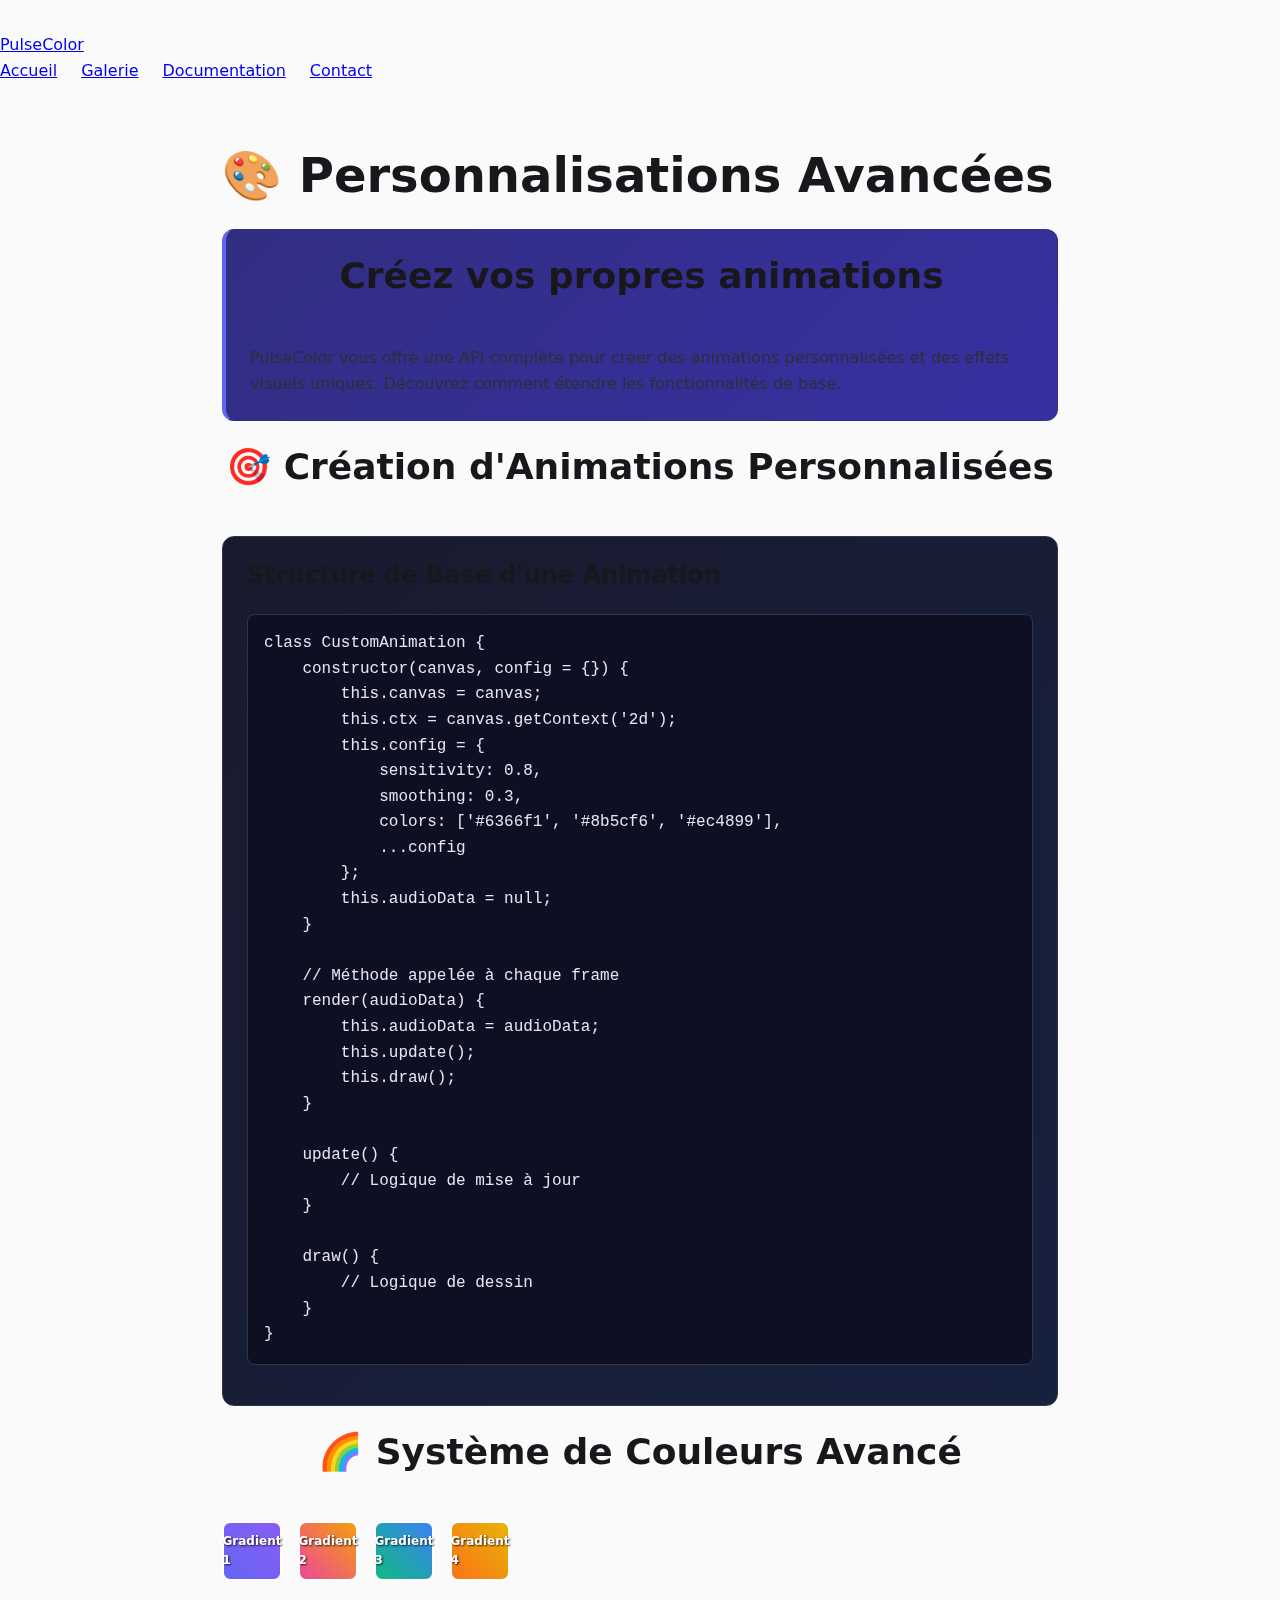
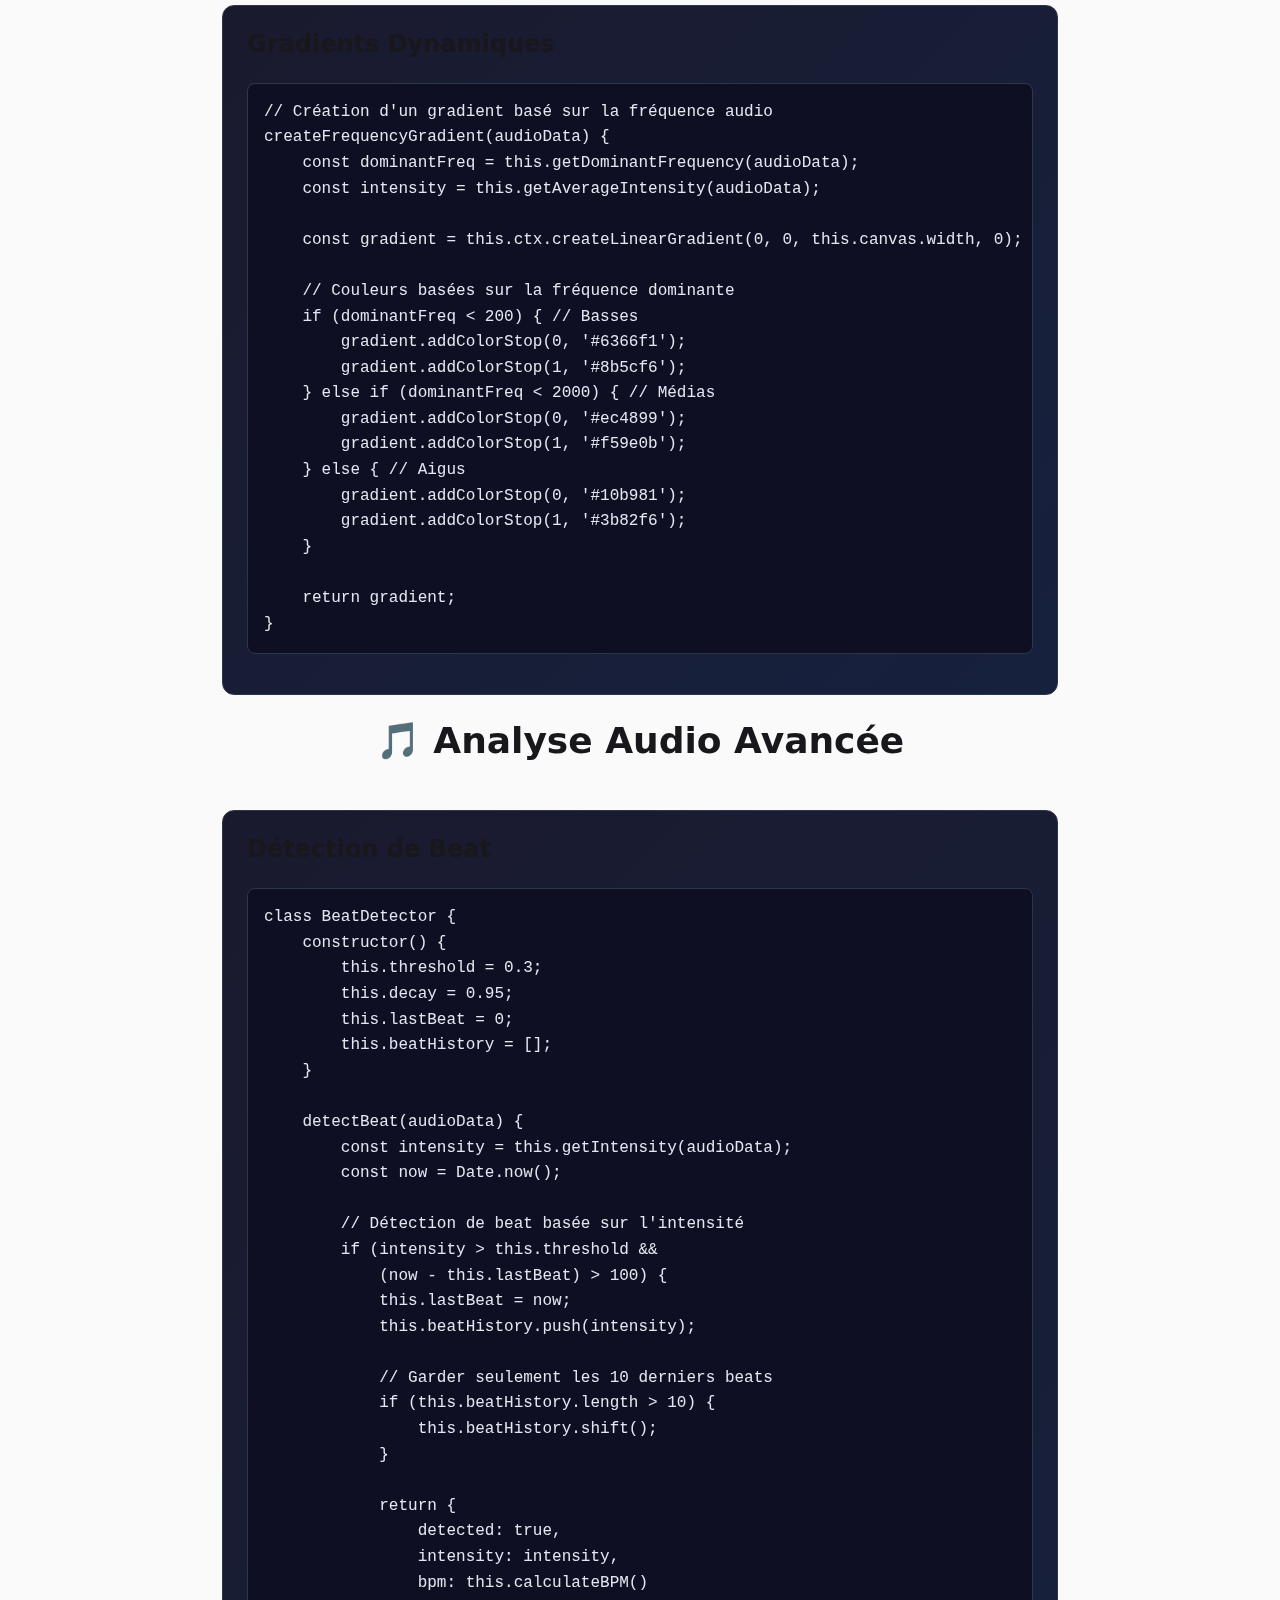
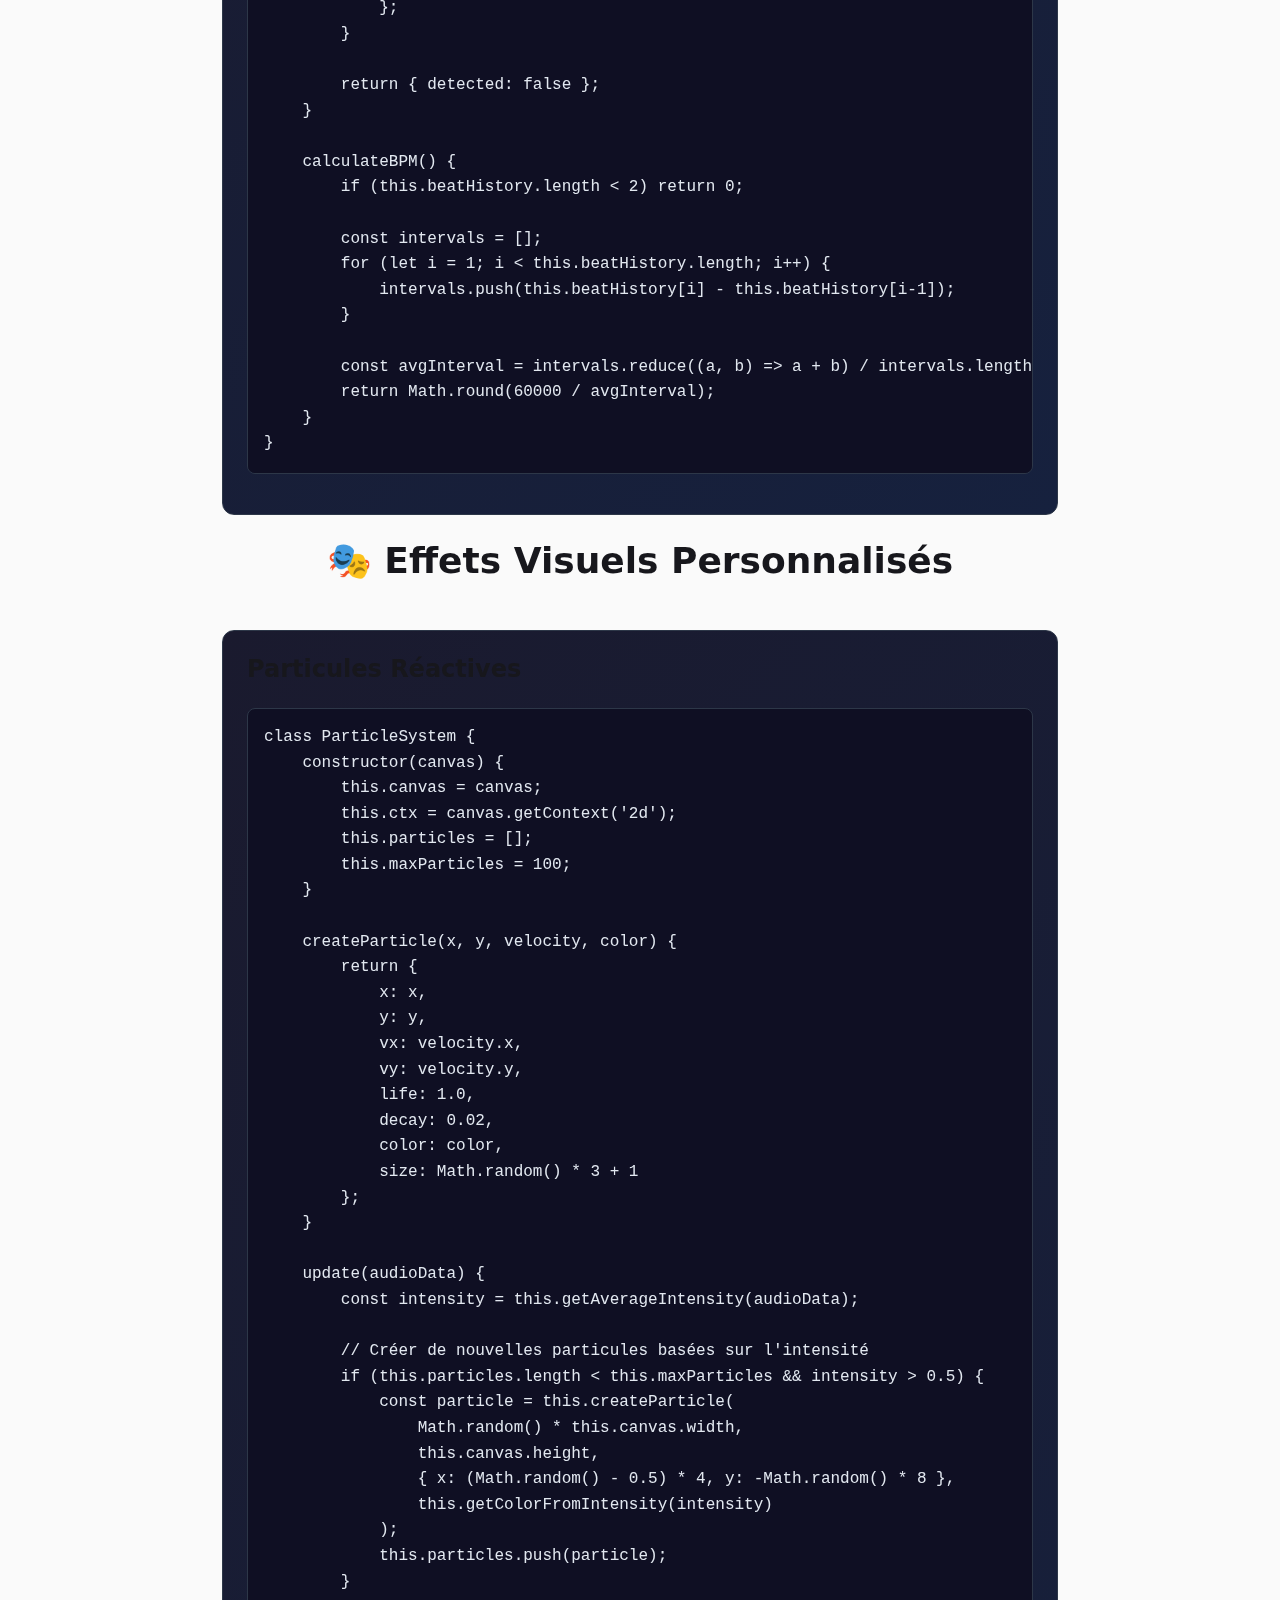
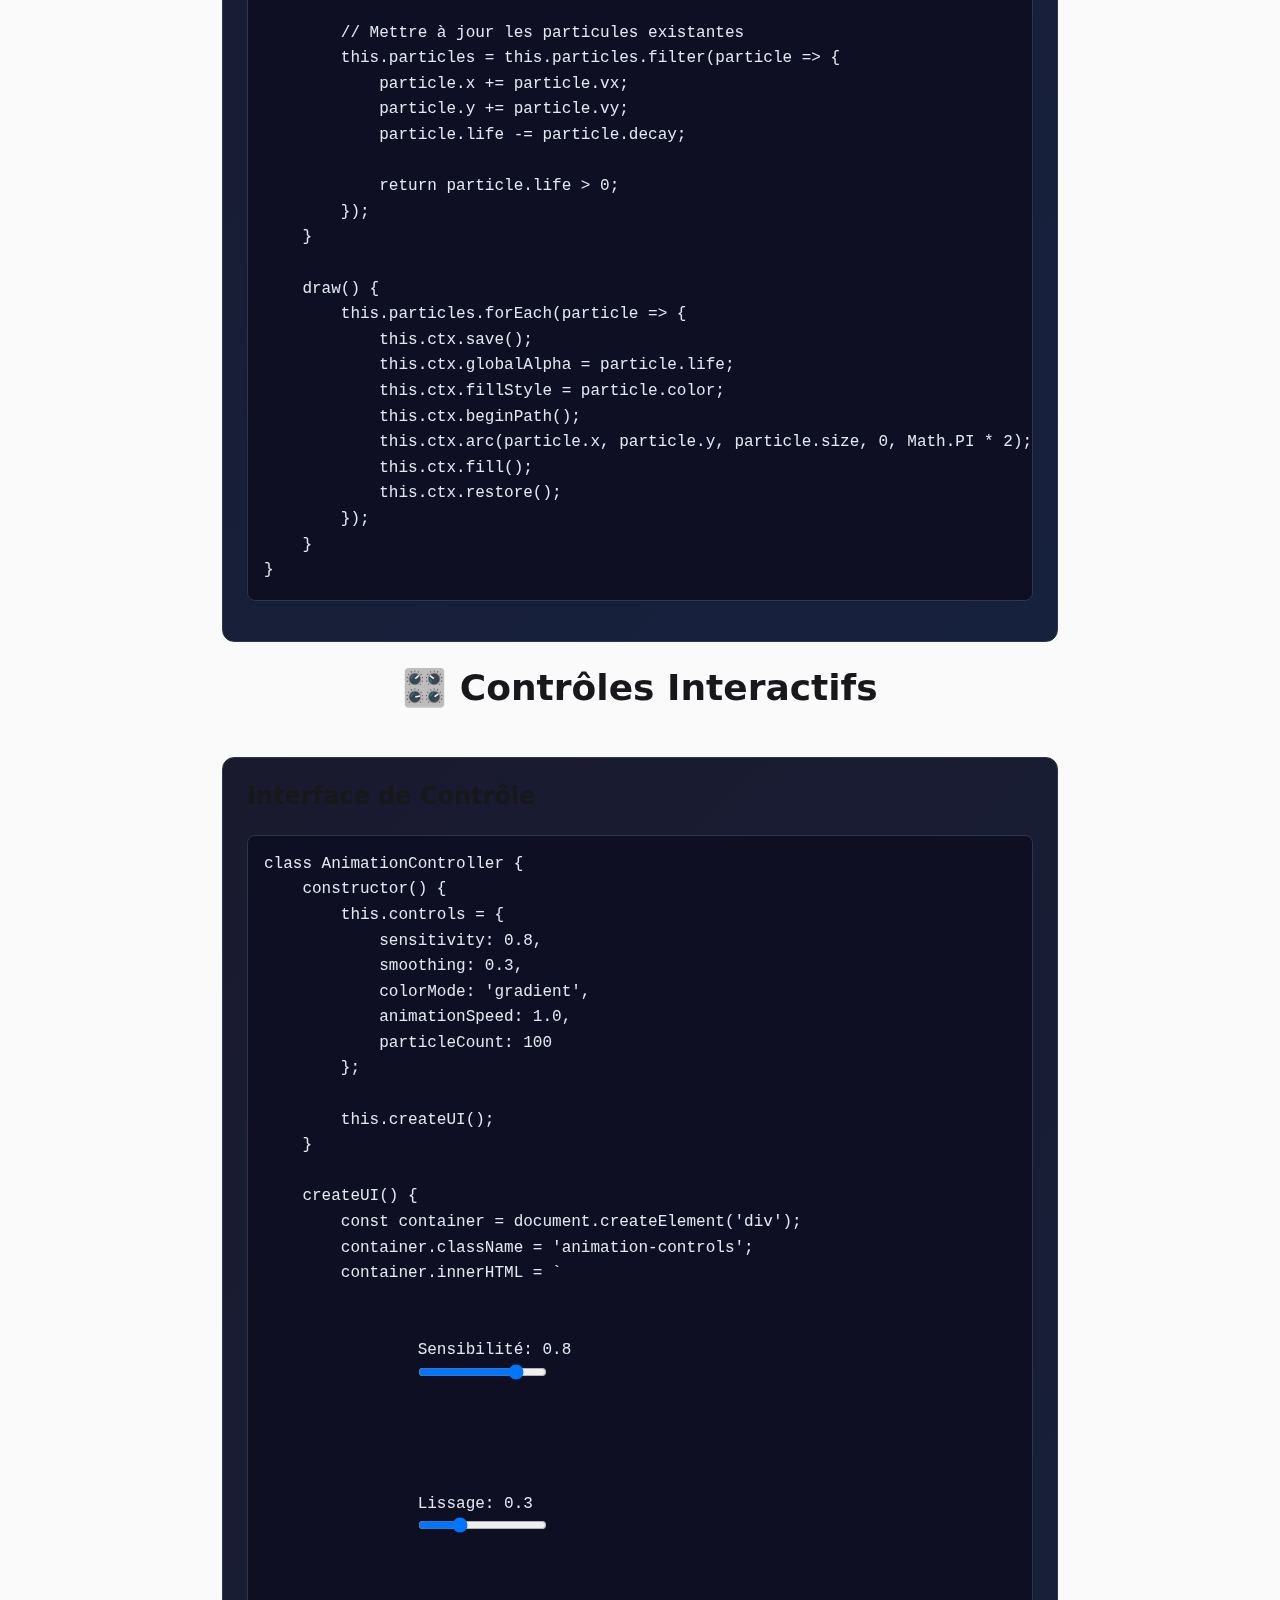
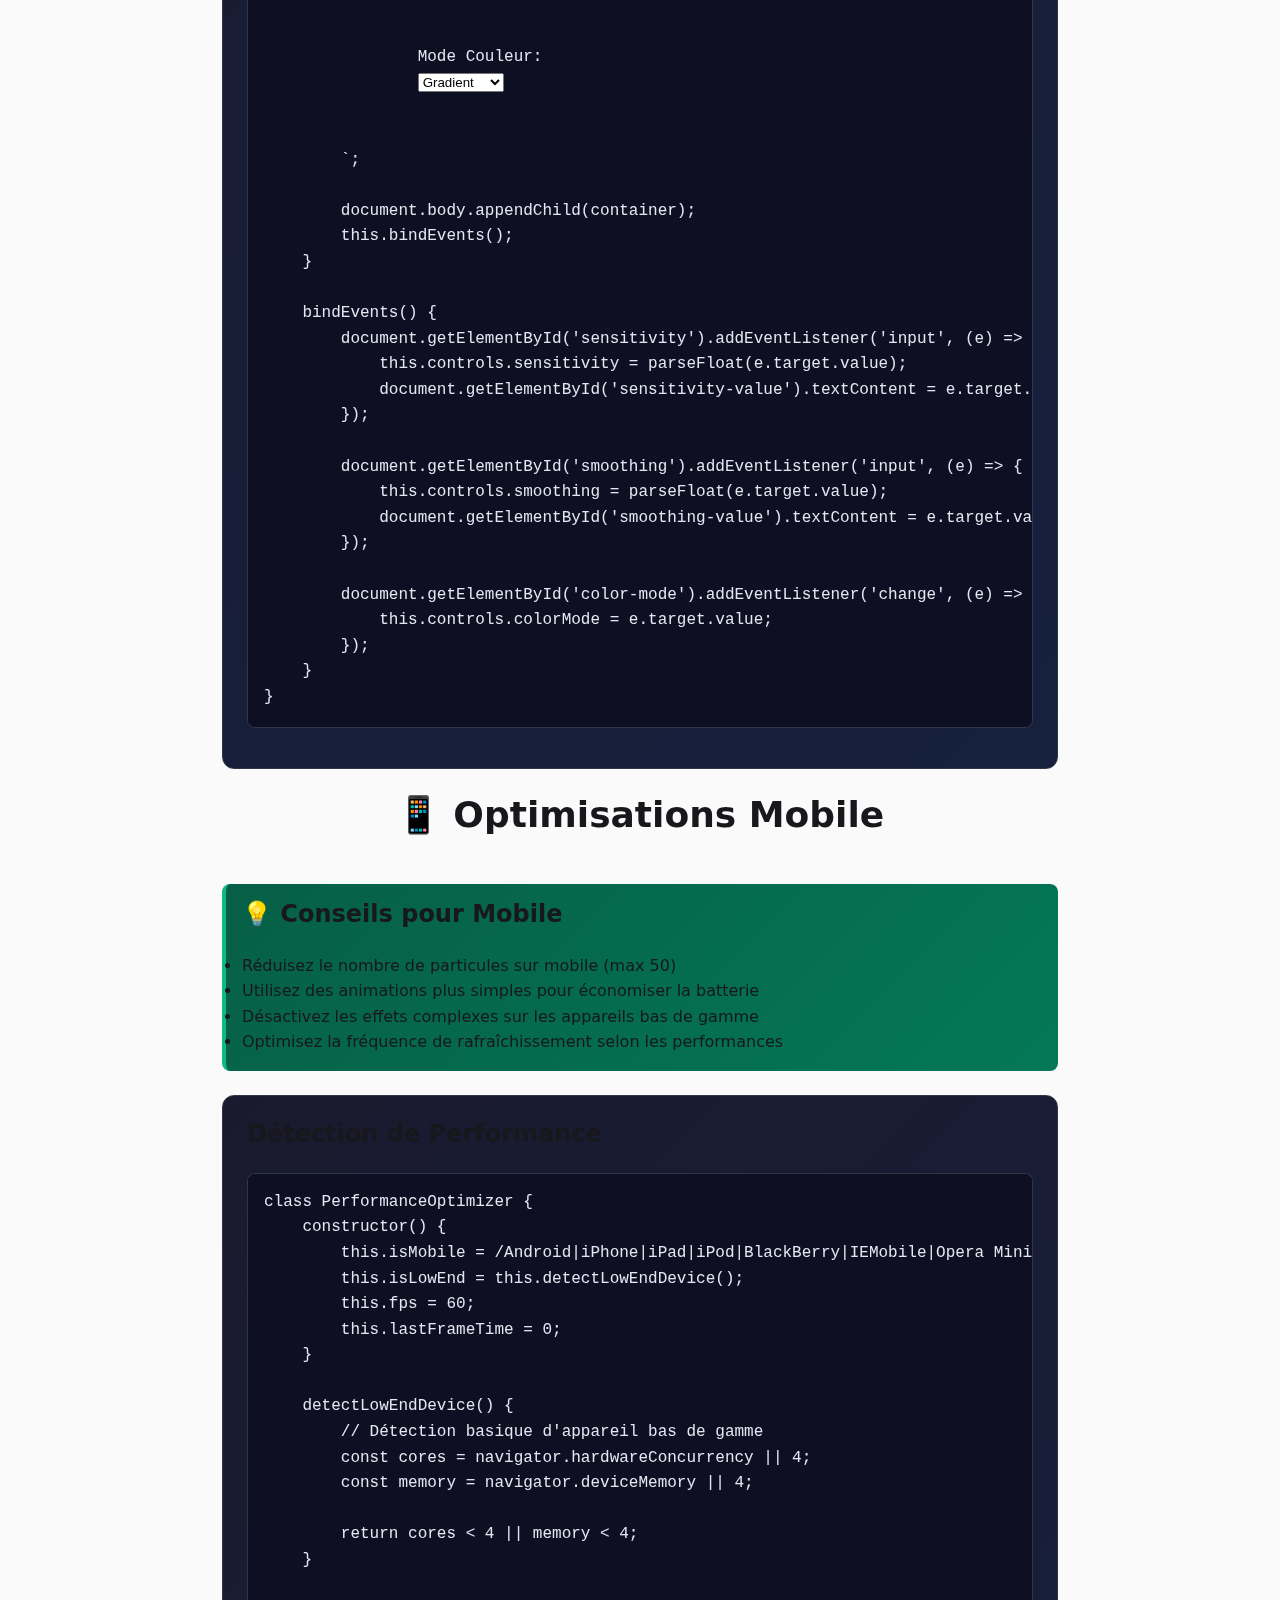
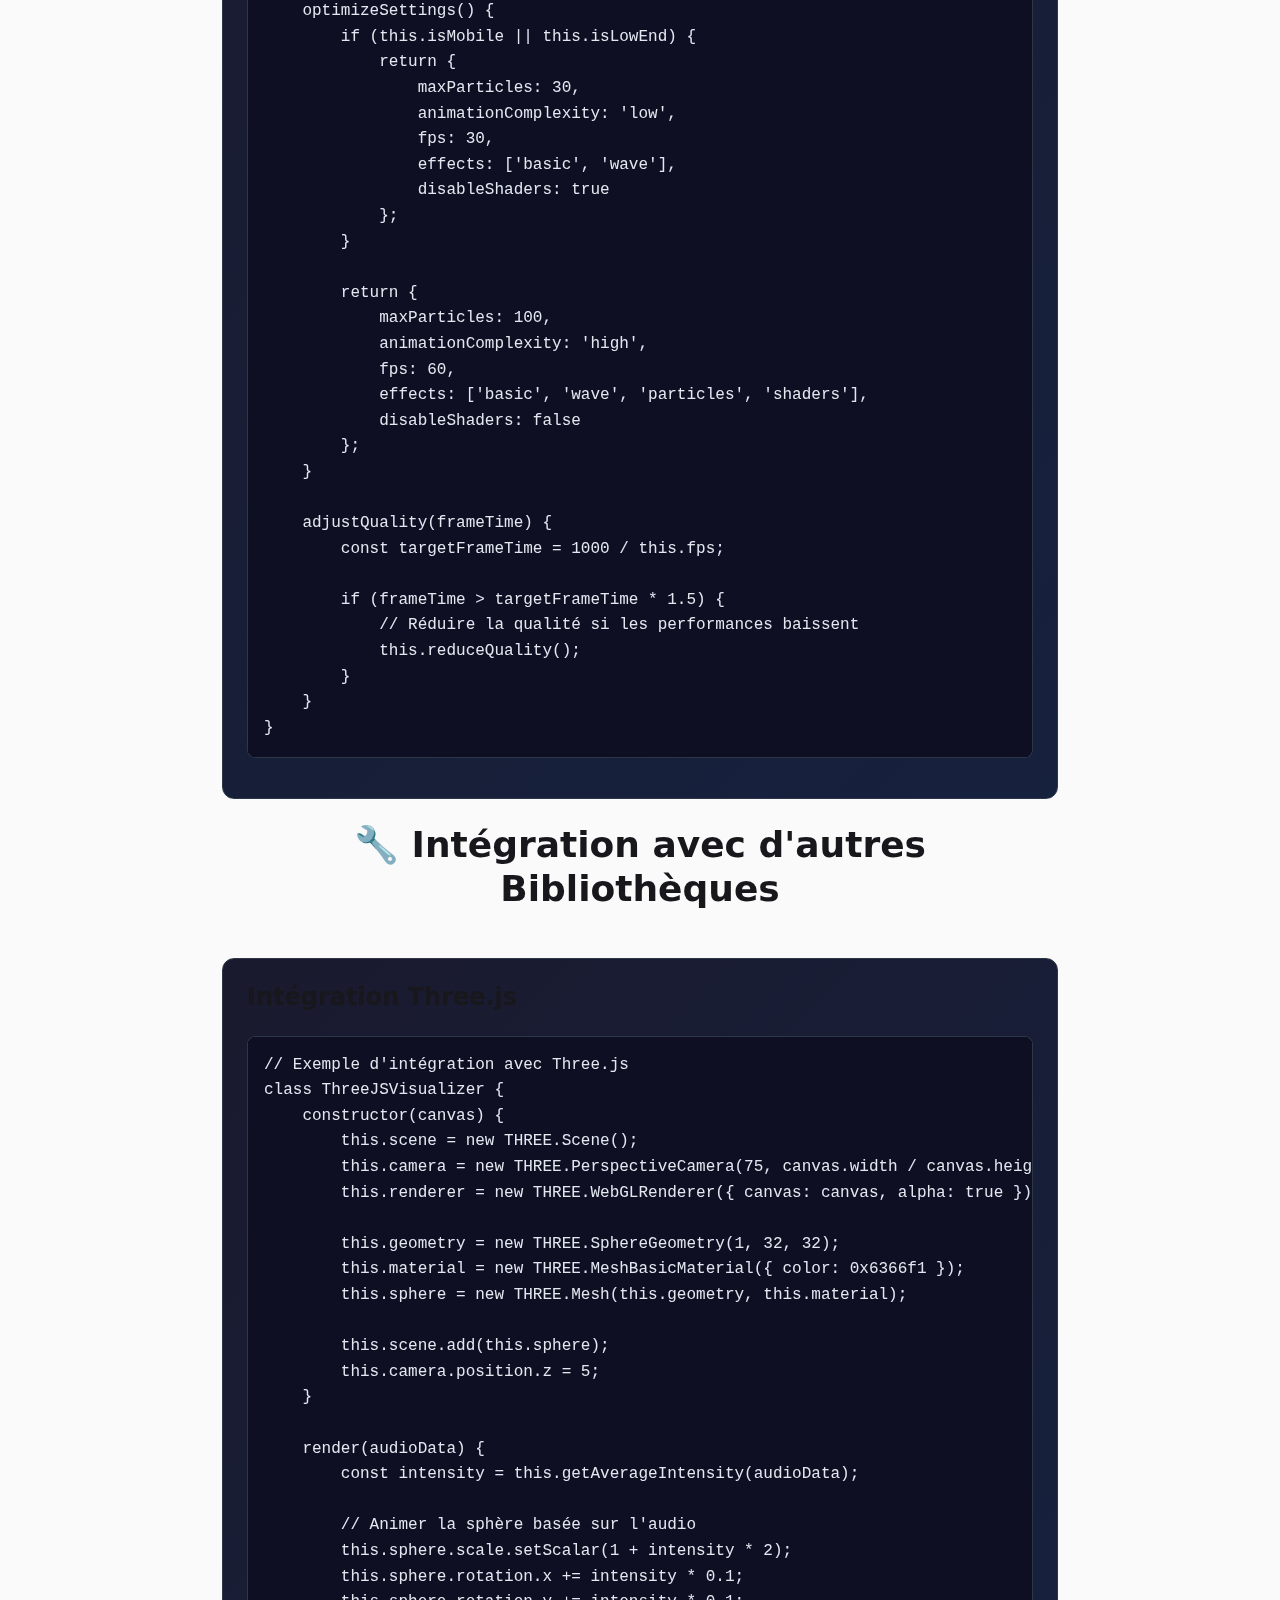
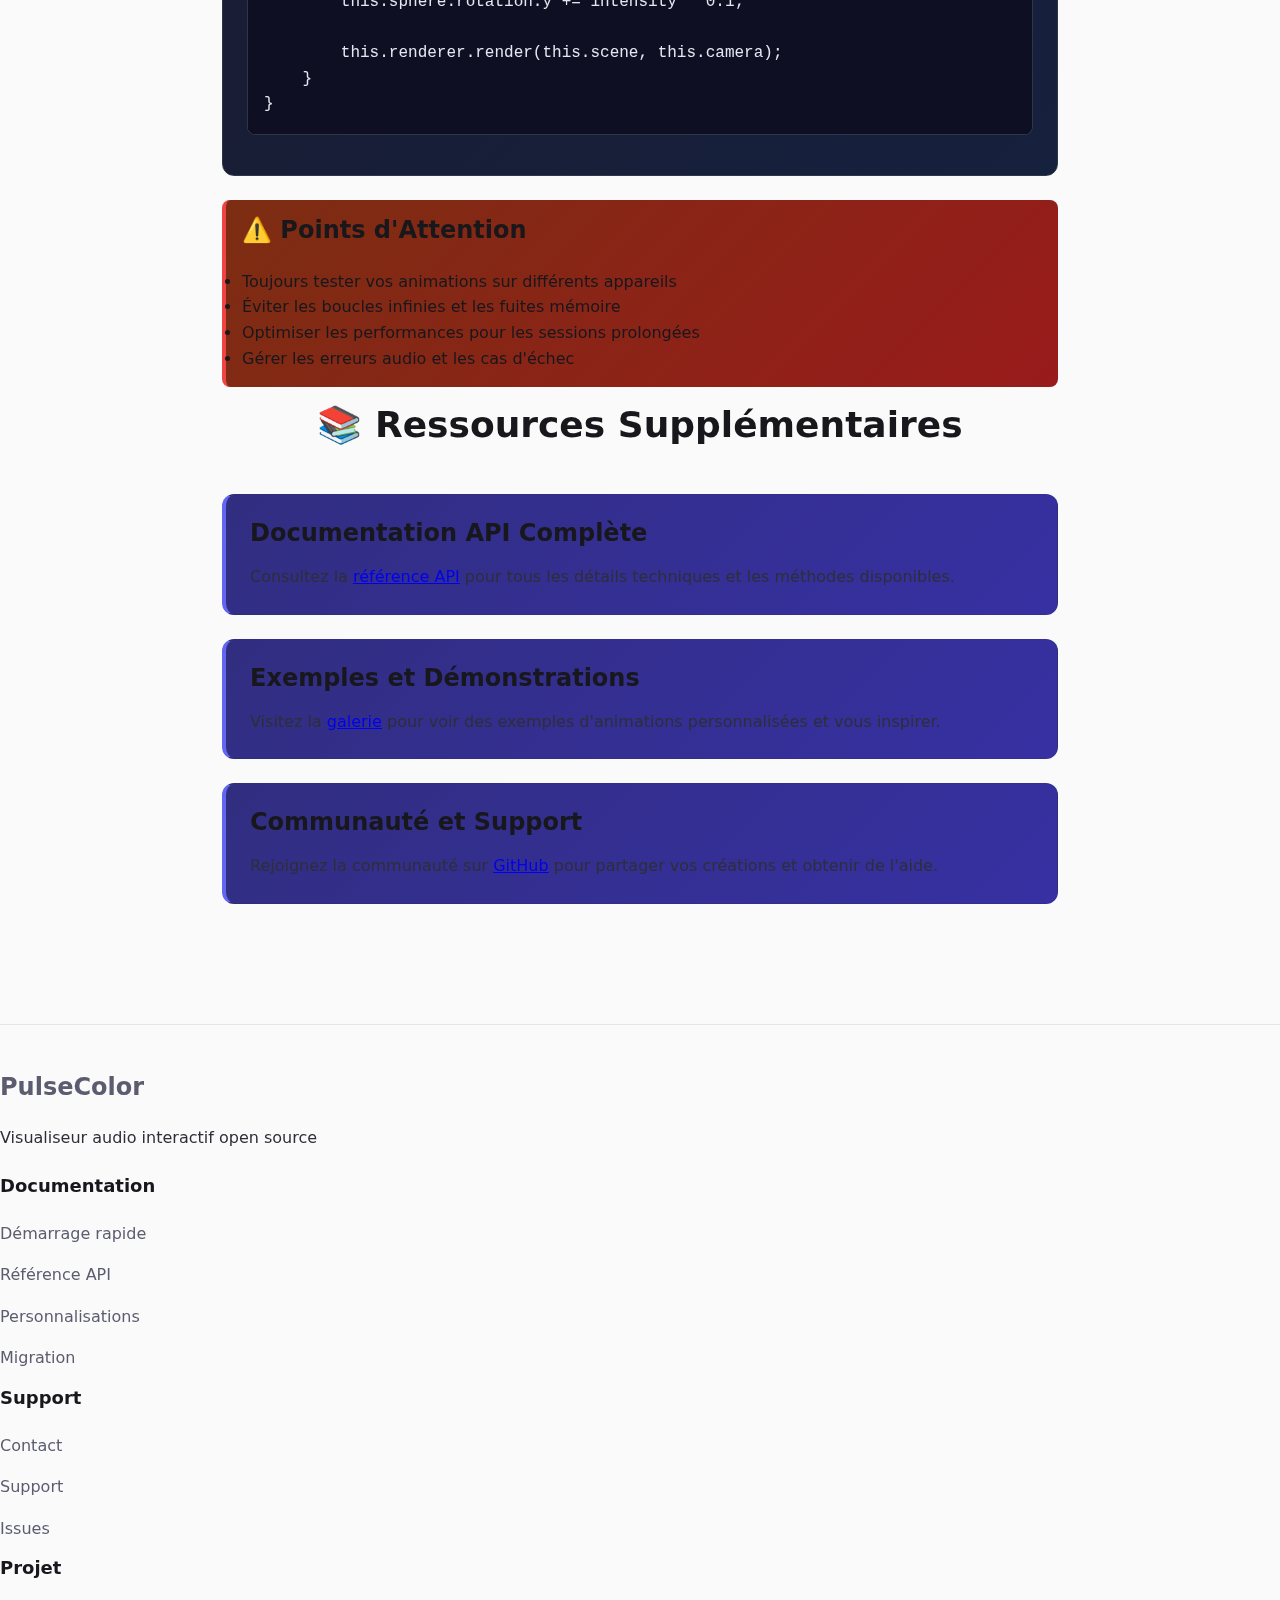
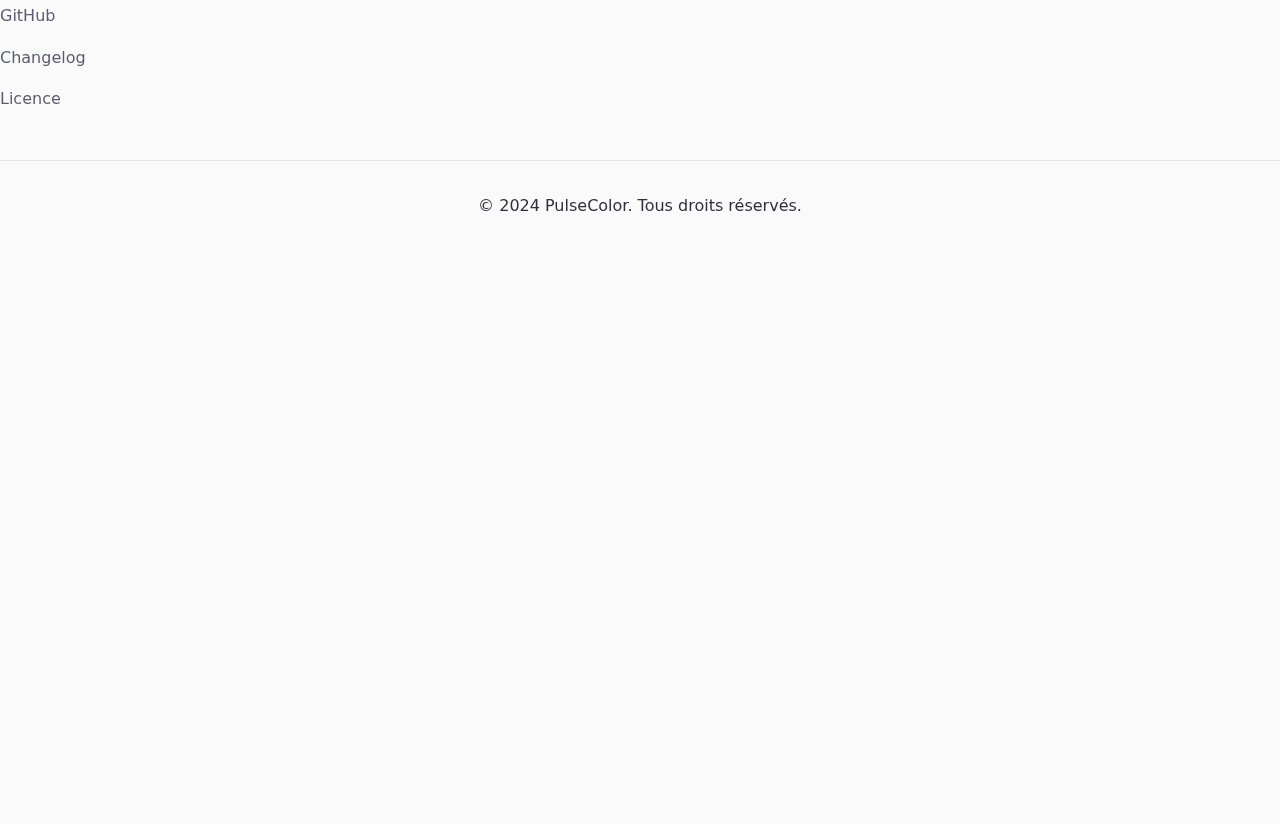
<file: docs/custom.html>
<!DOCTYPE html>
<html lang="fr">
<head>
    <meta charset="UTF-8">
    <meta name="viewport" content="width=device-width, initial-scale=1.0">
    <title>Personnalisations Avancées - PulseColor</title>
    <meta name="description" content="Guide complet des personnalisations avancées pour PulseColor - Créez vos propres animations et effets">
    
    <!-- Open Graph -->
    <meta property="og:title" content="Personnalisations Avancées - PulseColor">
    <meta property="og:description" content="Guide complet des personnalisations avancées pour PulseColor">
    <meta property="og:image" content="../og-image.png">
    <meta property="og:url" content="https://pulsecolor.dev/docs/custom">
    <meta property="og:type" content="website">
    
    <!-- Twitter Card -->
    <meta name="twitter:card" content="summary_large_image">
    <meta name="twitter:title" content="Personnalisations Avancées - PulseColor">
    <meta name="twitter:description" content="Guide complet des personnalisations avancées pour PulseColor">
    <meta name="twitter:image" content="../og-image.png">
    
    <!-- Favicon -->
    <link rel="icon" type="image/svg+xml" href="../favicon.svg">
    <link rel="icon" type="image/png" href="../favicon.png">
    
    <!-- Styles -->
    <link rel="stylesheet" href="../css/main.css">
    <style>
        .custom-guide {
            max-width: 900px;
            margin: 0 auto;
            padding: 2rem;
        }
        
        .code-example {
            background: linear-gradient(135deg, #1a1a2e 0%, #16213e 100%);
            border: 1px solid #2d3748;
            border-radius: 12px;
            padding: 1.5rem;
            margin: 1.5rem 0;
        }
        
        .code-block {
            background: #0f0f23;
            border: 1px solid #2d3748;
            border-radius: 8px;
            padding: 1rem;
            margin: 1rem 0;
            overflow-x: auto;
        }
        
        .code-block pre {
            margin: 0;
            color: #e2e8f0;
            font-family: 'Courier New', monospace;
        }
        
        .feature-card {
            background: linear-gradient(135deg, #312e81 0%, #3730a3 100%);
            border-radius: 12px;
            padding: 1.5rem;
            margin: 1.5rem 0;
            border-left: 4px solid #6366f1;
        }
        
        .warning {
            background: linear-gradient(135deg, #7c2d12 0%, #991b1b 100%);
            border-left: 4px solid #ef4444;
            border-radius: 8px;
            padding: 1rem;
            margin: 1rem 0;
        }
        
        .tip {
            background: linear-gradient(135deg, #065f46 0%, #047857 100%);
            border-left: 4px solid #10b981;
            border-radius: 8px;
            padding: 1rem;
            margin: 1rem 0;
        }
        
        .demo-canvas {
            width: 100%;
            height: 300px;
            background: #0f0f23;
            border: 2px solid #2d3748;
            border-radius: 8px;
            margin: 1rem 0;
        }
        
        .color-palette {
            display: flex;
            gap: 1rem;
            margin: 1rem 0;
            flex-wrap: wrap;
        }
        
        .color-swatch {
            width: 60px;
            height: 60px;
            border-radius: 8px;
            border: 2px solid #ffffff;
            display: flex;
            align-items: center;
            justify-content: center;
            color: white;
            font-weight: bold;
            font-size: 12px;
            text-shadow: 1px 1px 2px rgba(0,0,0,0.8);
        }
    </style>
</head>
<body>
    <header class="header">
        <nav class="nav">
            <div class="nav-container">
                <a href="../index.html" class="nav-logo">
                    <span class="logo-text">PulseColor</span>
                </a>
                <div class="nav-links">
                    <a href="../index.html">Accueil</a>
                    <a href="../gallery.html">Galerie</a>
                    <a href="quickstart.html">Documentation</a>
                    <a href="../contact.html">Contact</a>
                </div>
            </div>
        </nav>
    </header>

    <main class="main">
        <div class="custom-guide">
            <h1>🎨 Personnalisations Avancées</h1>
            
            <div class="feature-card">
                <h2>Créez vos propres animations</h2>
                <p>PulseColor vous offre une API complète pour créer des animations personnalisées et des effets visuels uniques. Découvrez comment étendre les fonctionnalités de base.</p>
            </div>

            <h2>🎯 Création d'Animations Personnalisées</h2>
            
            <div class="code-example">
                <h3>Structure de Base d'une Animation</h3>
                <div class="code-block">
                    <pre><code>class CustomAnimation {
    constructor(canvas, config = {}) {
        this.canvas = canvas;
        this.ctx = canvas.getContext('2d');
        this.config = {
            sensitivity: 0.8,
            smoothing: 0.3,
            colors: ['#6366f1', '#8b5cf6', '#ec4899'],
            ...config
        };
        this.audioData = null;
    }
    
    // Méthode appelée à chaque frame
    render(audioData) {
        this.audioData = audioData;
        this.update();
        this.draw();
    }
    
    update() {
        // Logique de mise à jour
    }
    
    draw() {
        // Logique de dessin
    }
}</code></pre>
                </div>
            </div>

            <h2>🌈 Système de Couleurs Avancé</h2>
            
            <div class="color-palette">
                <div class="color-swatch" style="background: linear-gradient(45deg, #6366f1, #8b5cf6)">Gradient 1</div>
                <div class="color-swatch" style="background: linear-gradient(45deg, #ec4899, #f59e0b)">Gradient 2</div>
                <div class="color-swatch" style="background: linear-gradient(45deg, #10b981, #3b82f6)">Gradient 3</div>
                <div class="color-swatch" style="background: linear-gradient(45deg, #f97316, #eab308)">Gradient 4</div>
            </div>

            <div class="code-example">
                <h3>Gradients Dynamiques</h3>
                <div class="code-block">
                    <pre><code>// Création d'un gradient basé sur la fréquence audio
createFrequencyGradient(audioData) {
    const dominantFreq = this.getDominantFrequency(audioData);
    const intensity = this.getAverageIntensity(audioData);
    
    const gradient = this.ctx.createLinearGradient(0, 0, this.canvas.width, 0);
    
    // Couleurs basées sur la fréquence dominante
    if (dominantFreq < 200) { // Basses
        gradient.addColorStop(0, '#6366f1');
        gradient.addColorStop(1, '#8b5cf6');
    } else if (dominantFreq < 2000) { // Médias
        gradient.addColorStop(0, '#ec4899');
        gradient.addColorStop(1, '#f59e0b');
    } else { // Aigus
        gradient.addColorStop(0, '#10b981');
        gradient.addColorStop(1, '#3b82f6');
    }
    
    return gradient;
}</code></pre>
                </div>
            </div>

            <h2>🎵 Analyse Audio Avancée</h2>
            
            <div class="code-example">
                <h3>Détection de Beat</h3>
                <div class="code-block">
                    <pre><code>class BeatDetector {
    constructor() {
        this.threshold = 0.3;
        this.decay = 0.95;
        this.lastBeat = 0;
        this.beatHistory = [];
    }
    
    detectBeat(audioData) {
        const intensity = this.getIntensity(audioData);
        const now = Date.now();
        
        // Détection de beat basée sur l'intensité
        if (intensity > this.threshold && 
            (now - this.lastBeat) > 100) {
            this.lastBeat = now;
            this.beatHistory.push(intensity);
            
            // Garder seulement les 10 derniers beats
            if (this.beatHistory.length > 10) {
                this.beatHistory.shift();
            }
            
            return {
                detected: true,
                intensity: intensity,
                bpm: this.calculateBPM()
            };
        }
        
        return { detected: false };
    }
    
    calculateBPM() {
        if (this.beatHistory.length < 2) return 0;
        
        const intervals = [];
        for (let i = 1; i < this.beatHistory.length; i++) {
            intervals.push(this.beatHistory[i] - this.beatHistory[i-1]);
        }
        
        const avgInterval = intervals.reduce((a, b) => a + b) / intervals.length;
        return Math.round(60000 / avgInterval);
    }
}</code></pre>
                </div>
            </div>

            <h2>🎭 Effets Visuels Personnalisés</h2>
            
            <div class="code-example">
                <h3>Particules Réactives</h3>
                <div class="code-block">
                    <pre><code>class ParticleSystem {
    constructor(canvas) {
        this.canvas = canvas;
        this.ctx = canvas.getContext('2d');
        this.particles = [];
        this.maxParticles = 100;
    }
    
    createParticle(x, y, velocity, color) {
        return {
            x: x,
            y: y,
            vx: velocity.x,
            vy: velocity.y,
            life: 1.0,
            decay: 0.02,
            color: color,
            size: Math.random() * 3 + 1
        };
    }
    
    update(audioData) {
        const intensity = this.getAverageIntensity(audioData);
        
        // Créer de nouvelles particules basées sur l'intensité
        if (this.particles.length < this.maxParticles && intensity > 0.5) {
            const particle = this.createParticle(
                Math.random() * this.canvas.width,
                this.canvas.height,
                { x: (Math.random() - 0.5) * 4, y: -Math.random() * 8 },
                this.getColorFromIntensity(intensity)
            );
            this.particles.push(particle);
        }
        
        // Mettre à jour les particules existantes
        this.particles = this.particles.filter(particle => {
            particle.x += particle.vx;
            particle.y += particle.vy;
            particle.life -= particle.decay;
            
            return particle.life > 0;
        });
    }
    
    draw() {
        this.particles.forEach(particle => {
            this.ctx.save();
            this.ctx.globalAlpha = particle.life;
            this.ctx.fillStyle = particle.color;
            this.ctx.beginPath();
            this.ctx.arc(particle.x, particle.y, particle.size, 0, Math.PI * 2);
            this.ctx.fill();
            this.ctx.restore();
        });
    }
}</code></pre>
                </div>
            </div>

            <h2>🎛️ Contrôles Interactifs</h2>
            
            <div class="code-example">
                <h3>Interface de Contrôle</h3>
                <div class="code-block">
                    <pre><code>class AnimationController {
    constructor() {
        this.controls = {
            sensitivity: 0.8,
            smoothing: 0.3,
            colorMode: 'gradient',
            animationSpeed: 1.0,
            particleCount: 100
        };
        
        this.createUI();
    }
    
    createUI() {
        const container = document.createElement('div');
        container.className = 'animation-controls';
        container.innerHTML = `
            <div class="control-group">
                <label>Sensibilité: <span id="sensitivity-value">0.8</span></label>
                <input type="range" id="sensitivity" min="0" max="1" step="0.1" value="0.8">
            </div>
            <div class="control-group">
                <label>Lissage: <span id="smoothing-value">0.3</span></label>
                <input type="range" id="smoothing" min="0" max="1" step="0.1" value="0.3">
            </div>
            <div class="control-group">
                <label>Mode Couleur:</label>
                <select id="color-mode">
                    <option value="gradient">Gradient</option>
                    <option value="solid">Solide</option>
                    <option value="rainbow">Arc-en-ciel</option>
                </select>
            </div>
        `;
        
        document.body.appendChild(container);
        this.bindEvents();
    }
    
    bindEvents() {
        document.getElementById('sensitivity').addEventListener('input', (e) => {
            this.controls.sensitivity = parseFloat(e.target.value);
            document.getElementById('sensitivity-value').textContent = e.target.value;
        });
        
        document.getElementById('smoothing').addEventListener('input', (e) => {
            this.controls.smoothing = parseFloat(e.target.value);
            document.getElementById('smoothing-value').textContent = e.target.value;
        });
        
        document.getElementById('color-mode').addEventListener('change', (e) => {
            this.controls.colorMode = e.target.value;
        });
    }
}</code></pre>
                </div>
            </div>

            <h2>📱 Optimisations Mobile</h2>
            
            <div class="tip">
                <h3>💡 Conseils pour Mobile</h3>
                <ul>
                    <li>Réduisez le nombre de particules sur mobile (max 50)</li>
                    <li>Utilisez des animations plus simples pour économiser la batterie</li>
                    <li>Désactivez les effets complexes sur les appareils bas de gamme</li>
                    <li>Optimisez la fréquence de rafraîchissement selon les performances</li>
                </ul>
            </div>

            <div class="code-example">
                <h3>Détection de Performance</h3>
                <div class="code-block">
                    <pre><code>class PerformanceOptimizer {
    constructor() {
        this.isMobile = /Android|iPhone|iPad|iPod|BlackBerry|IEMobile|Opera Mini/i.test(navigator.userAgent);
        this.isLowEnd = this.detectLowEndDevice();
        this.fps = 60;
        this.lastFrameTime = 0;
    }
    
    detectLowEndDevice() {
        // Détection basique d'appareil bas de gamme
        const cores = navigator.hardwareConcurrency || 4;
        const memory = navigator.deviceMemory || 4;
        
        return cores < 4 || memory < 4;
    }
    
    optimizeSettings() {
        if (this.isMobile || this.isLowEnd) {
            return {
                maxParticles: 30,
                animationComplexity: 'low',
                fps: 30,
                effects: ['basic', 'wave'],
                disableShaders: true
            };
        }
        
        return {
            maxParticles: 100,
            animationComplexity: 'high',
            fps: 60,
            effects: ['basic', 'wave', 'particles', 'shaders'],
            disableShaders: false
        };
    }
    
    adjustQuality(frameTime) {
        const targetFrameTime = 1000 / this.fps;
        
        if (frameTime > targetFrameTime * 1.5) {
            // Réduire la qualité si les performances baissent
            this.reduceQuality();
        }
    }
}</code></pre>
                </div>
            </div>

            <h2>🔧 Intégration avec d'autres Bibliothèques</h2>
            
            <div class="code-example">
                <h3>Intégration Three.js</h3>
                <div class="code-block">
                    <pre><code>// Exemple d'intégration avec Three.js
class ThreeJSVisualizer {
    constructor(canvas) {
        this.scene = new THREE.Scene();
        this.camera = new THREE.PerspectiveCamera(75, canvas.width / canvas.height, 0.1, 1000);
        this.renderer = new THREE.WebGLRenderer({ canvas: canvas, alpha: true });
        
        this.geometry = new THREE.SphereGeometry(1, 32, 32);
        this.material = new THREE.MeshBasicMaterial({ color: 0x6366f1 });
        this.sphere = new THREE.Mesh(this.geometry, this.material);
        
        this.scene.add(this.sphere);
        this.camera.position.z = 5;
    }
    
    render(audioData) {
        const intensity = this.getAverageIntensity(audioData);
        
        // Animer la sphère basée sur l'audio
        this.sphere.scale.setScalar(1 + intensity * 2);
        this.sphere.rotation.x += intensity * 0.1;
        this.sphere.rotation.y += intensity * 0.1;
        
        this.renderer.render(this.scene, this.camera);
    }
}</code></pre>
                </div>
            </div>

            <div class="warning">
                <h3>⚠️ Points d'Attention</h3>
                <ul>
                    <li>Toujours tester vos animations sur différents appareils</li>
                    <li>Éviter les boucles infinies et les fuites mémoire</li>
                    <li>Optimiser les performances pour les sessions prolongées</li>
                    <li>Gérer les erreurs audio et les cas d'échec</li>
                </ul>
            </div>

            <h2>📚 Ressources Supplémentaires</h2>
            
            <div class="feature-card">
                <h3>Documentation API Complète</h3>
                <p>Consultez la <a href="api-reference.html">référence API</a> pour tous les détails techniques et les méthodes disponibles.</p>
            </div>
            
            <div class="feature-card">
                <h3>Exemples et Démonstrations</h3>
                <p>Visitez la <a href="../gallery.html">galerie</a> pour voir des exemples d'animations personnalisées et vous inspirer.</p>
            </div>
            
            <div class="feature-card">
                <h3>Communauté et Support</h3>
                <p>Rejoignez la communauté sur <a href="https://github.com/martin-lechene/pulsecolor">GitHub</a> pour partager vos créations et obtenir de l'aide.</p>
            </div>
        </div>
    </main>

    <footer class="footer">
        <div class="footer-container">
            <div class="footer-section">
                <h3>PulseColor</h3>
                <p>Visualiseur audio interactif open source</p>
            </div>
            <div class="footer-section">
                <h4>Documentation</h4>
                <ul>
                    <li><a href="quickstart.html">Démarrage rapide</a></li>
                    <li><a href="api-reference.html">Référence API</a></li>
                    <li><a href="personnalisations.html">Personnalisations</a></li>
                    <li><a href="migration.html">Migration</a></li>
                </ul>
            </div>
            <div class="footer-section">
                <h4>Support</h4>
                <ul>
                    <li><a href="../contact.html">Contact</a></li>
                    <li><a href="../support.html">Support</a></li>
                    <li><a href="https://github.com/martin-lechene/pulsecolor/issues">Issues</a></li>
                </ul>
            </div>
            <div class="footer-section">
                <h4>Projet</h4>
                <ul>
                    <li><a href="https://github.com/martin-lechene/pulsecolor">GitHub</a></li>
                    <li><a href="../changelogs.html">Changelog</a></li>
                    <li><a href="../LICENSE">Licence</a></li>
                </ul>
            </div>
        </div>
        <div class="footer-bottom">
            <p>&copy; 2024 PulseColor. Tous droits réservés.</p>
        </div>
    </footer>

    <script src="../js/main.js"></script>
</body>
</html>
</file>
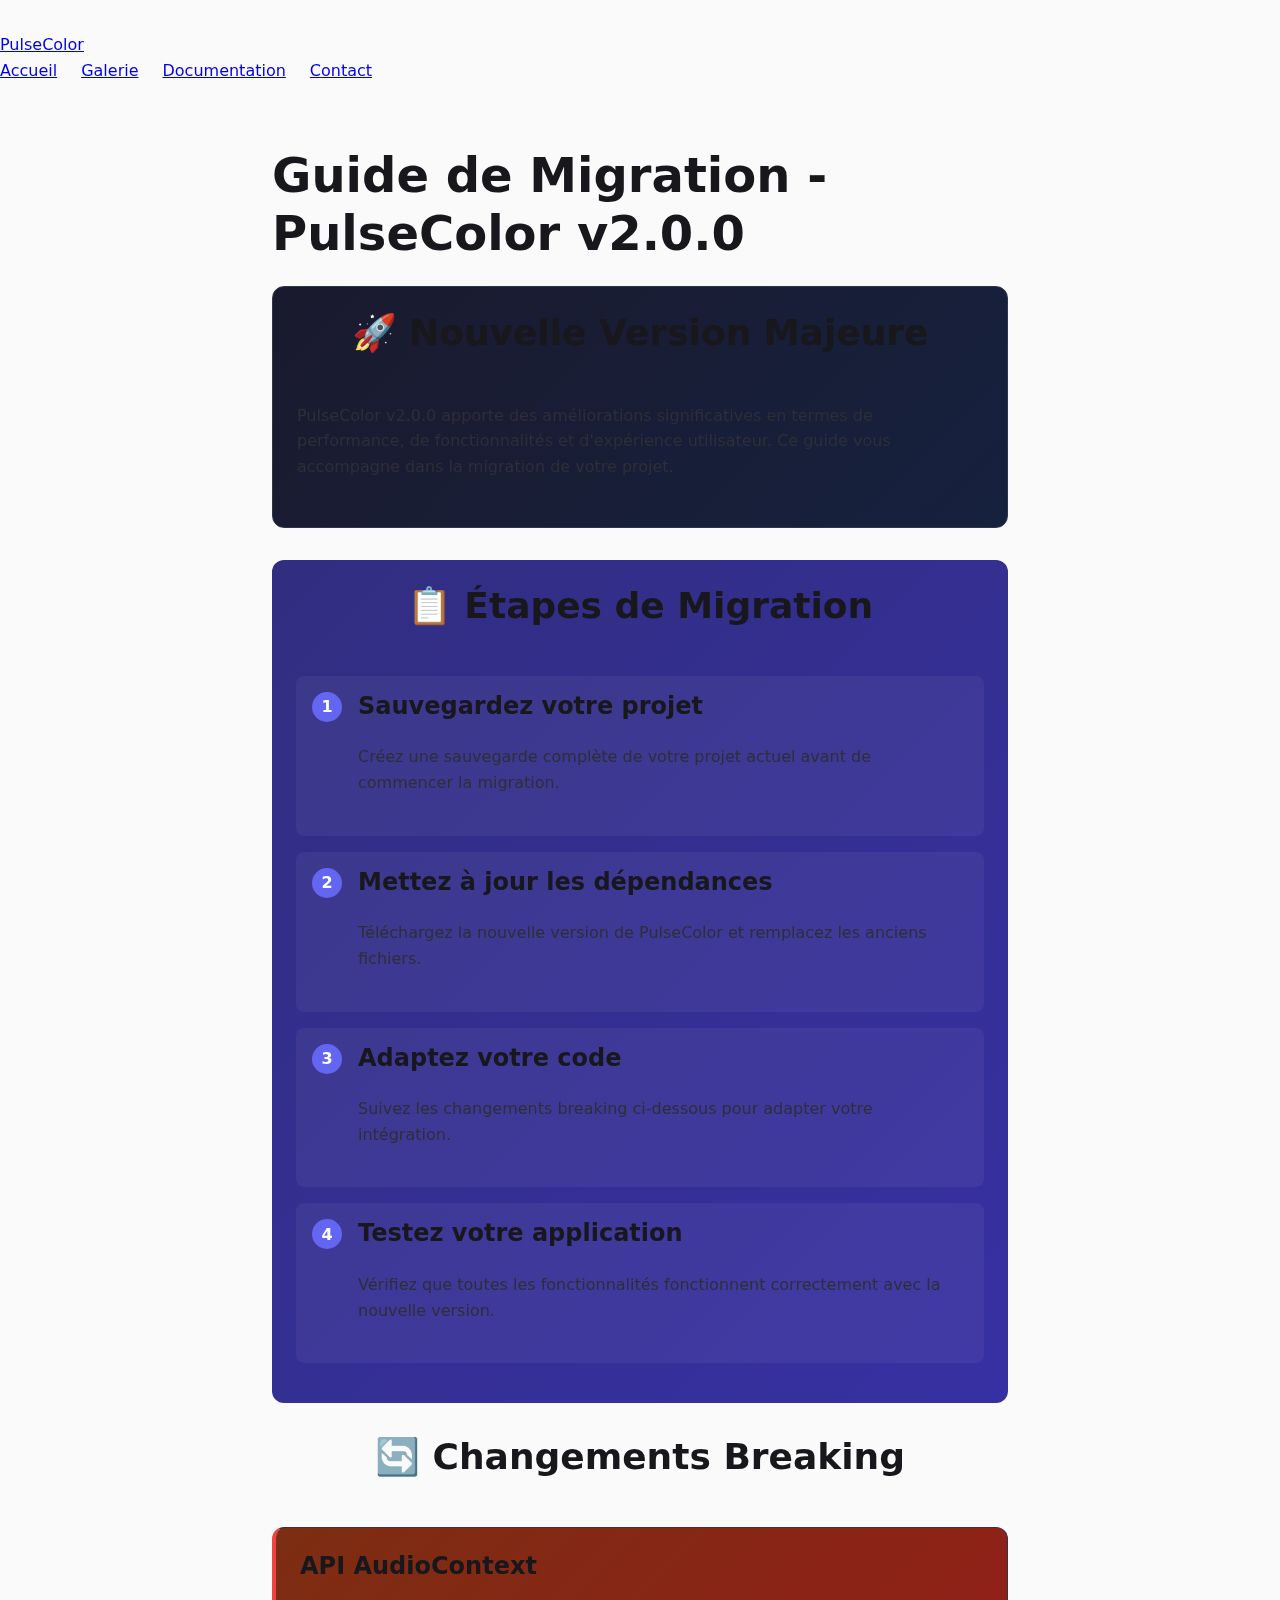
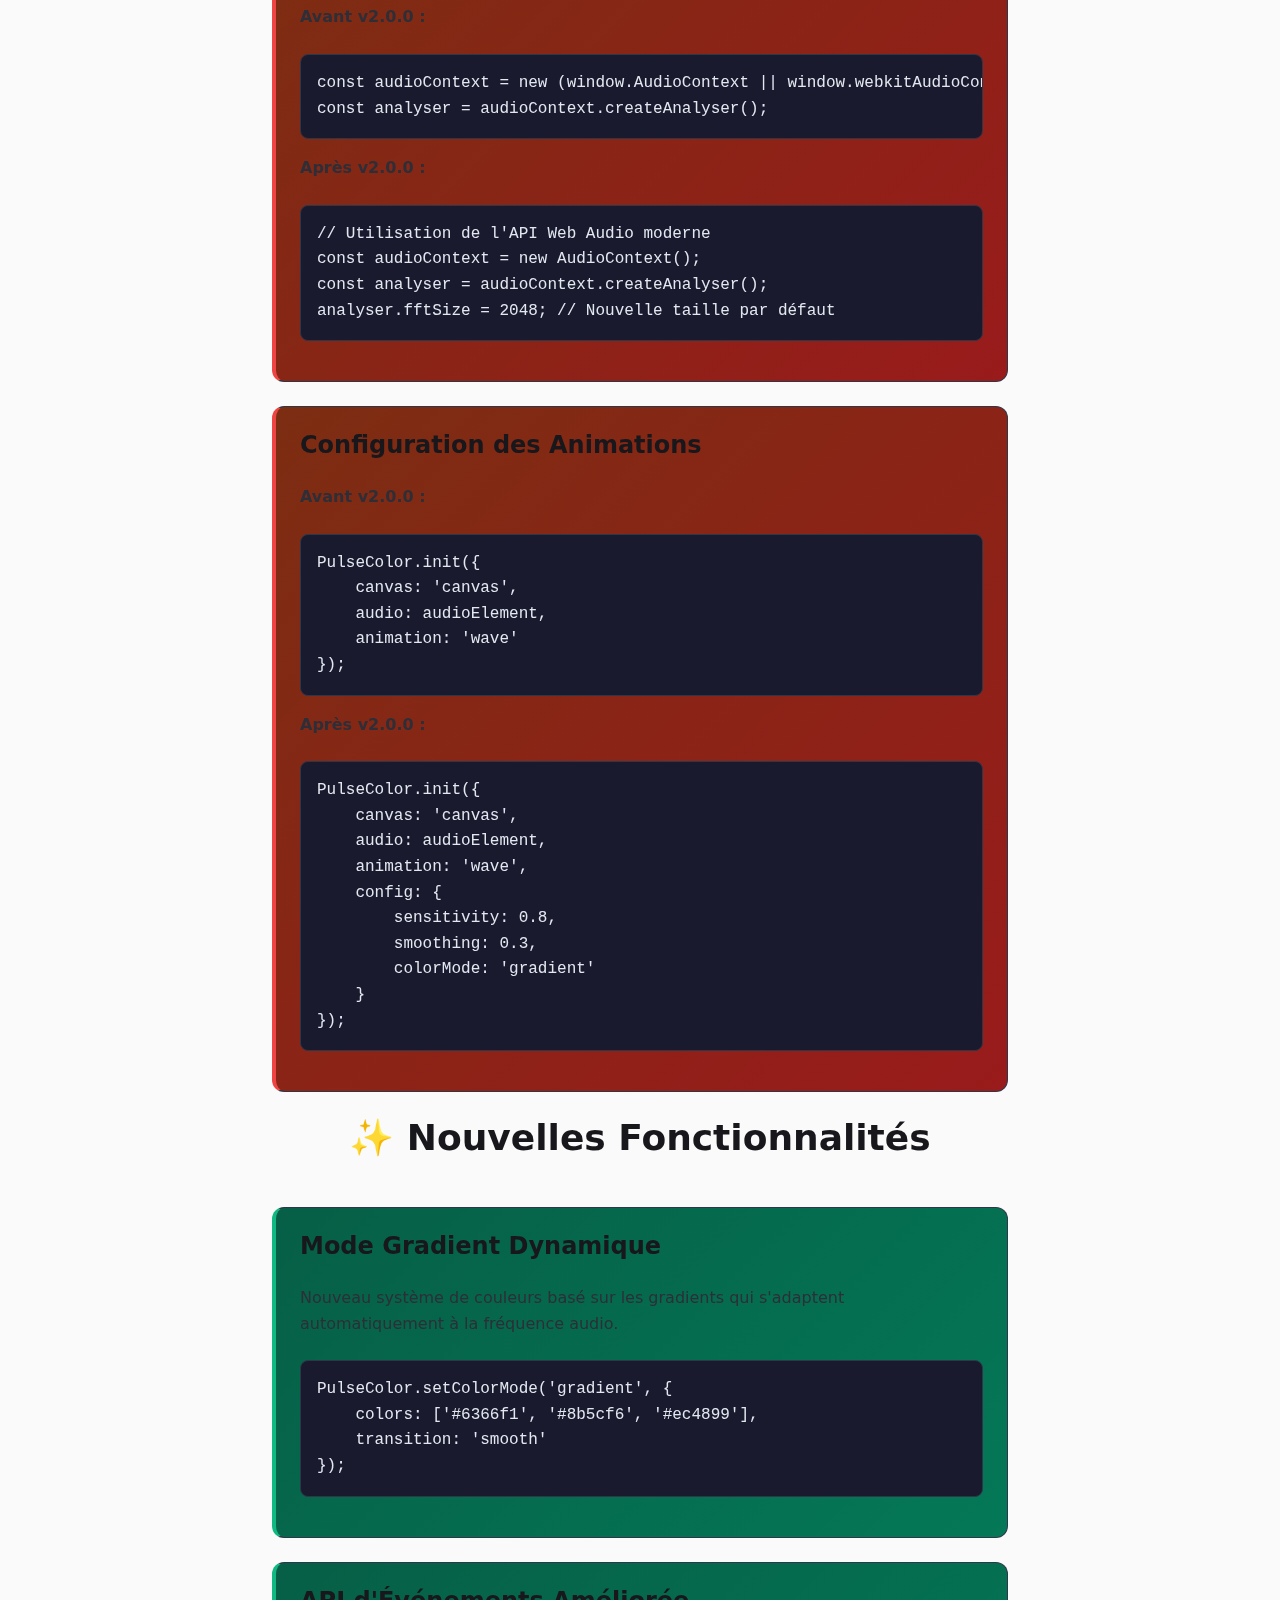
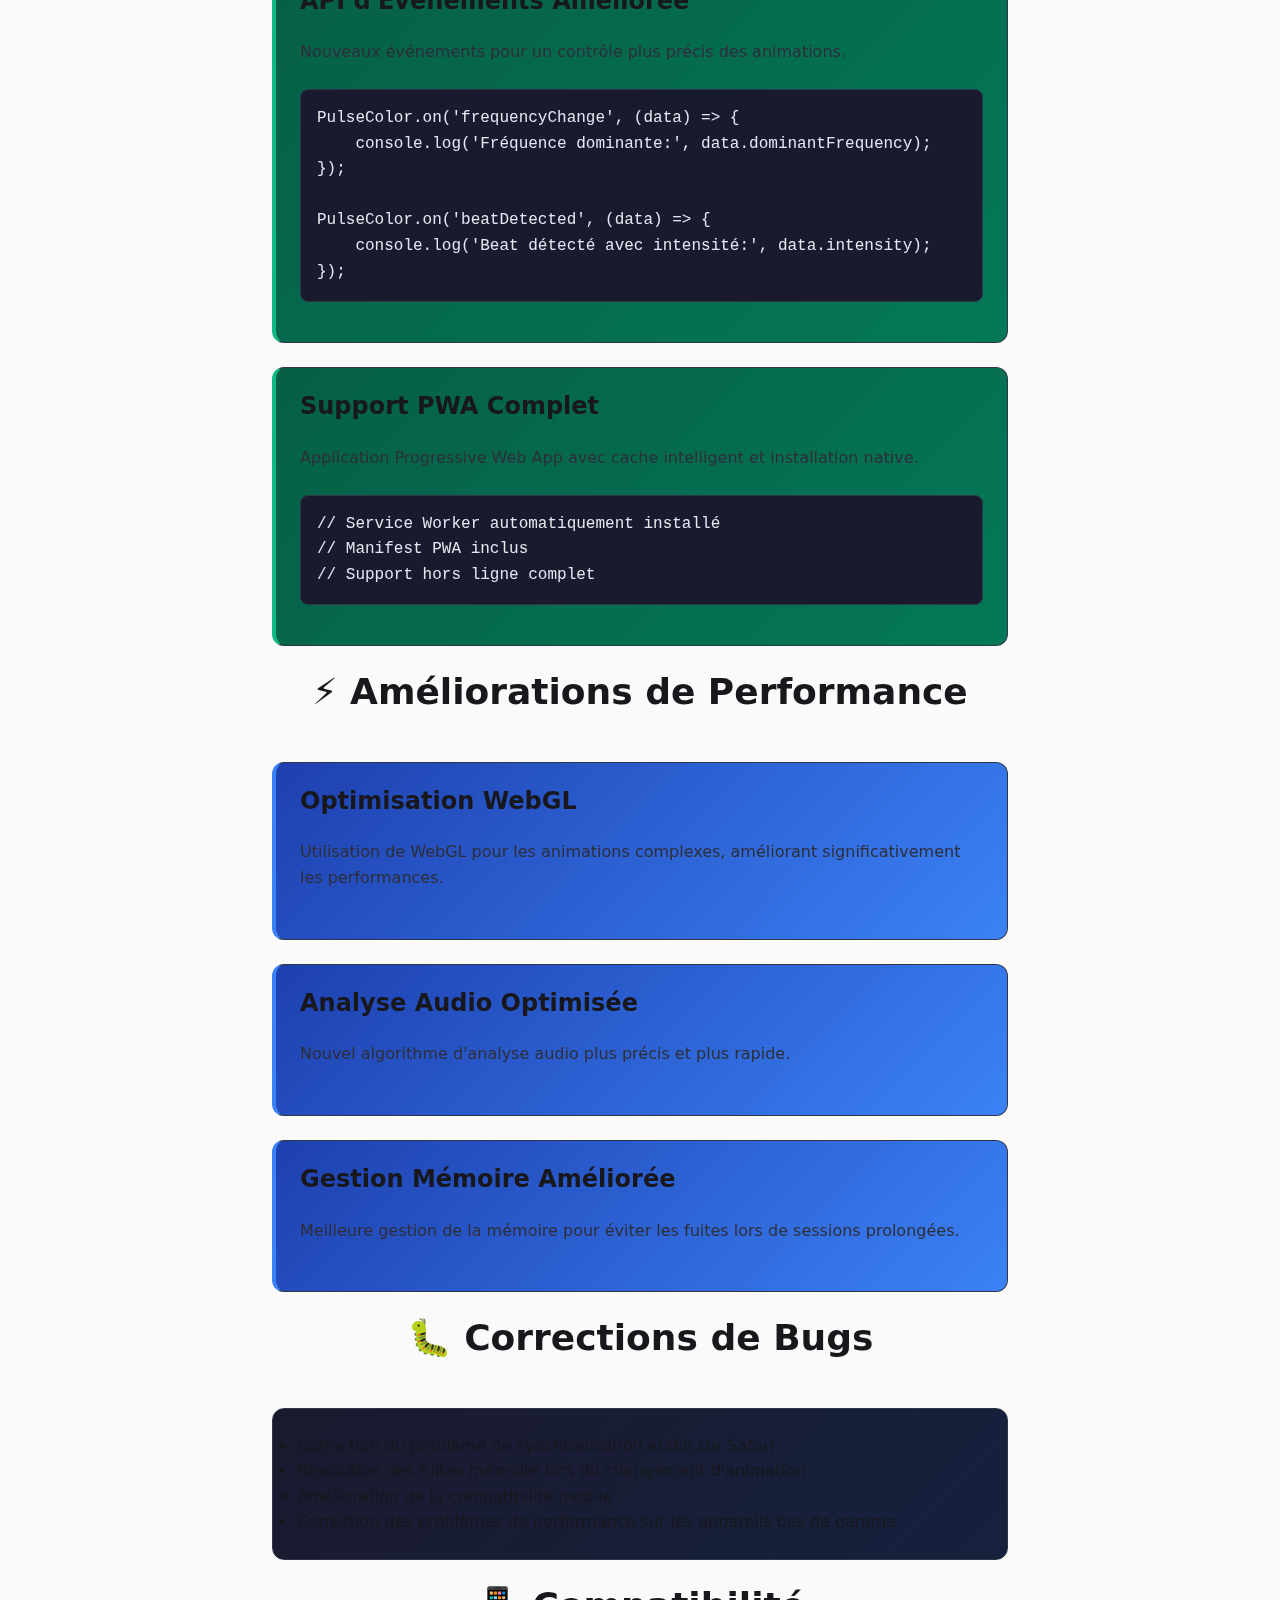
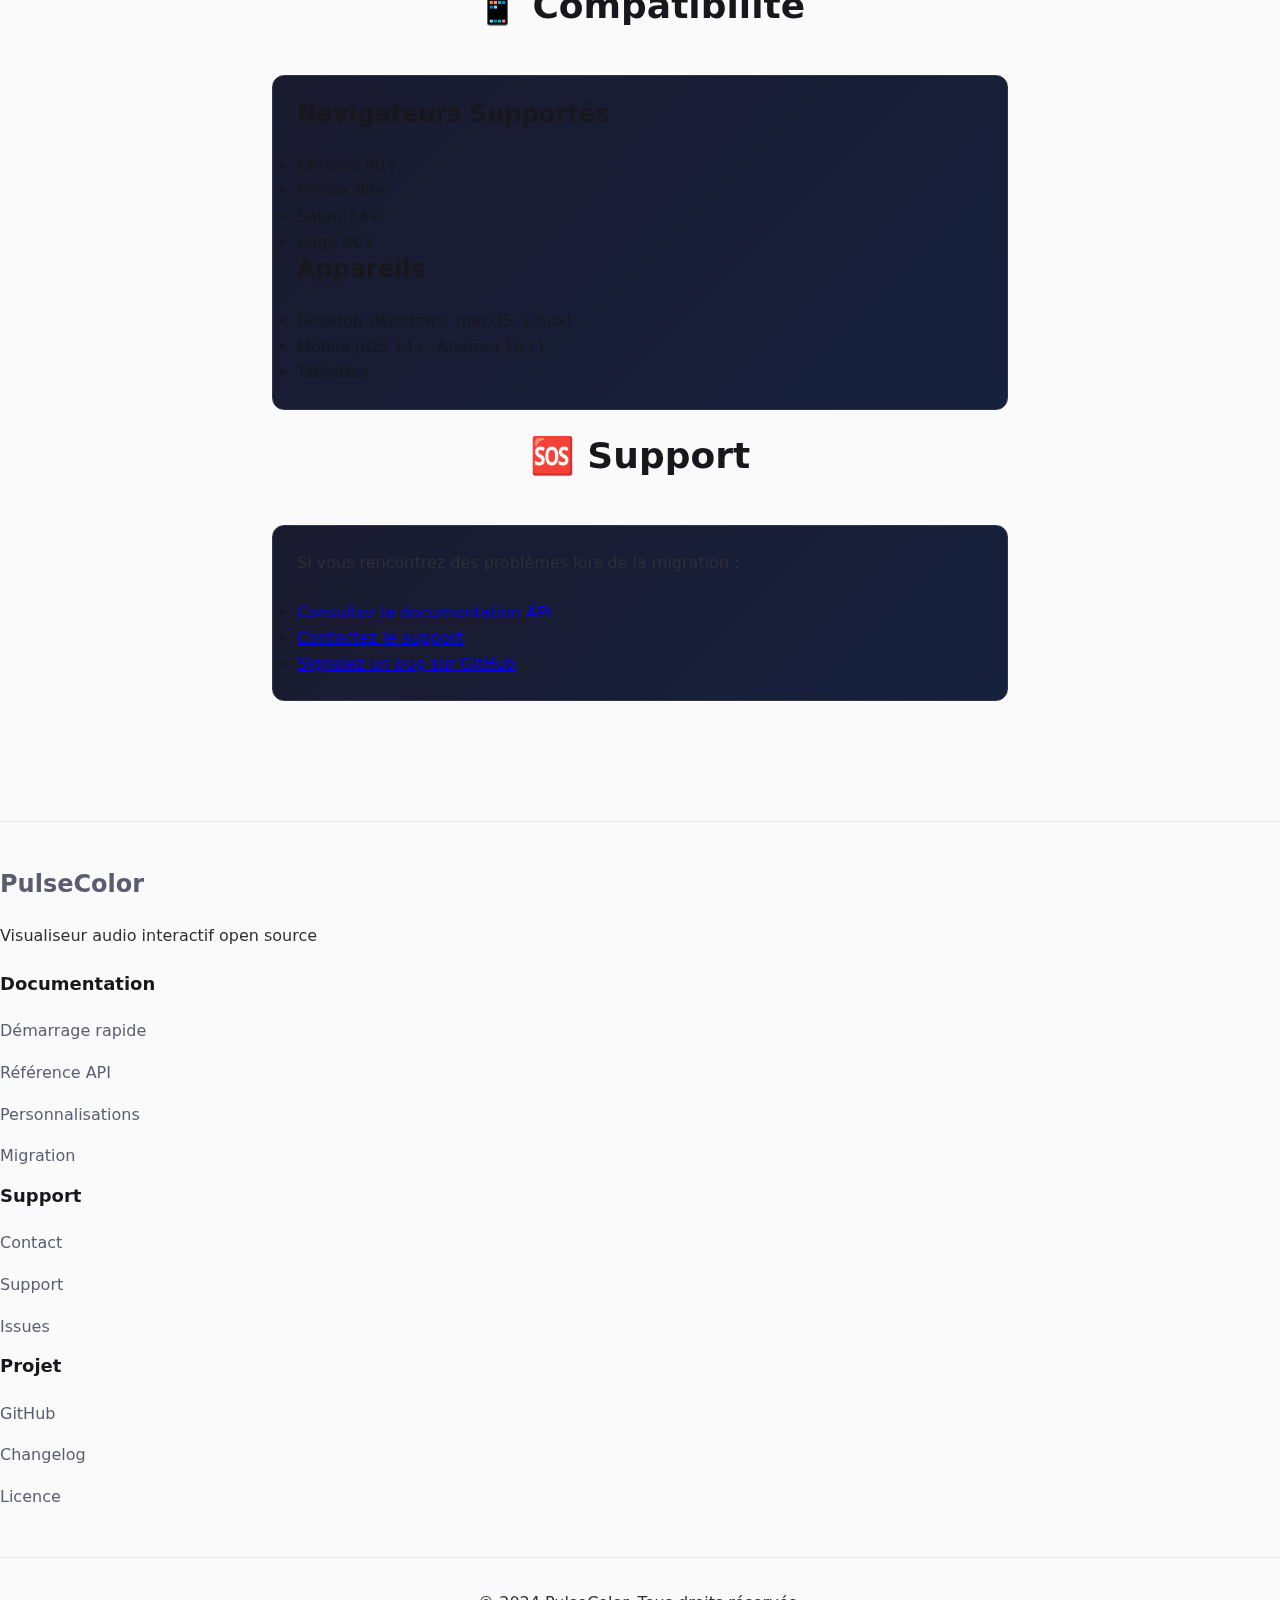
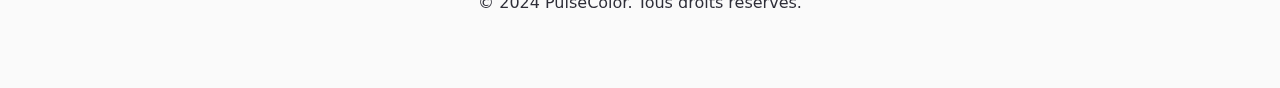
<file: docs/migration.html>
<!DOCTYPE html>
<html lang="fr">
<head>
    <meta charset="UTF-8">
    <meta name="viewport" content="width=device-width, initial-scale=1.0">
    <title>Guide de Migration - PulseColor</title>
    <meta name="description" content="Guide complet pour migrer vers PulseColor v2.0.0 - Visualiseur audio interactif">
    
    <!-- Open Graph -->
    <meta property="og:title" content="Guide de Migration - PulseColor">
    <meta property="og:description" content="Guide complet pour migrer vers PulseColor v2.0.0">
    <meta property="og:image" content="../og-image.png">
    <meta property="og:url" content="https://pulsecolor.dev/docs/migration">
    <meta property="og:type" content="website">
    
    <!-- Twitter Card -->
    <meta name="twitter:card" content="summary_large_image">
    <meta name="twitter:title" content="Guide de Migration - PulseColor">
    <meta name="twitter:description" content="Guide complet pour migrer vers PulseColor v2.0.0">
    <meta name="twitter:image" content="../og-image.png">
    
    <!-- Favicon -->
    <link rel="icon" type="image/svg+xml" href="../favicon.svg">
    <link rel="icon" type="image/png" href="../favicon.png">
    
    <!-- Styles -->
    <link rel="stylesheet" href="../css/main.css">
    <style>
        .migration-guide {
            max-width: 800px;
            margin: 0 auto;
            padding: 2rem;
        }
        
        .version-block {
            background: linear-gradient(135deg, #1a1a2e 0%, #16213e 100%);
            border: 1px solid #2d3748;
            border-radius: 12px;
            padding: 1.5rem;
            margin: 1.5rem 0;
        }
        
        .breaking-change {
            background: linear-gradient(135deg, #7c2d12 0%, #991b1b 100%);
            border-left: 4px solid #ef4444;
        }
        
        .new-feature {
            background: linear-gradient(135deg, #065f46 0%, #047857 100%);
            border-left: 4px solid #10b981;
        }
        
        .improvement {
            background: linear-gradient(135deg, #1e40af 0%, #3b82f6 100%);
            border-left: 4px solid #3b82f6;
        }
        
        .code-block {
            background: #1a1a2e;
            border: 1px solid #2d3748;
            border-radius: 8px;
            padding: 1rem;
            margin: 1rem 0;
            overflow-x: auto;
        }
        
        .code-block pre {
            margin: 0;
            color: #e2e8f0;
        }
        
        .migration-steps {
            background: linear-gradient(135deg, #312e81 0%, #3730a3 100%);
            border-radius: 12px;
            padding: 1.5rem;
            margin: 2rem 0;
        }
        
        .step {
            display: flex;
            align-items: flex-start;
            margin: 1rem 0;
            padding: 1rem;
            background: rgba(255, 255, 255, 0.05);
            border-radius: 8px;
        }
        
        .step-number {
            background: #6366f1;
            color: white;
            width: 30px;
            height: 30px;
            border-radius: 50%;
            display: flex;
            align-items: center;
            justify-content: center;
            font-weight: bold;
            margin-right: 1rem;
            flex-shrink: 0;
        }
    </style>
</head>
<body>
    <header class="header">
        <nav class="nav">
            <div class="nav-container">
                <a href="../index.html" class="nav-logo">
                    <span class="logo-text">PulseColor</span>
                </a>
                <div class="nav-links">
                    <a href="../index.html">Accueil</a>
                    <a href="../gallery.html">Galerie</a>
                    <a href="quickstart.html">Documentation</a>
                    <a href="../contact.html">Contact</a>
                </div>
            </div>
        </nav>
    </header>

    <main class="main">
        <div class="migration-guide">
            <h1>Guide de Migration - PulseColor v2.0.0</h1>
            
            <div class="version-block">
                <h2>🚀 Nouvelle Version Majeure</h2>
                <p>PulseColor v2.0.0 apporte des améliorations significatives en termes de performance, de fonctionnalités et d'expérience utilisateur. Ce guide vous accompagne dans la migration de votre projet.</p>
            </div>

            <div class="migration-steps">
                <h2>📋 Étapes de Migration</h2>
                
                <div class="step">
                    <div class="step-number">1</div>
                    <div>
                        <h3>Sauvegardez votre projet</h3>
                        <p>Créez une sauvegarde complète de votre projet actuel avant de commencer la migration.</p>
                    </div>
                </div>
                
                <div class="step">
                    <div class="step-number">2</div>
                    <div>
                        <h3>Mettez à jour les dépendances</h3>
                        <p>Téléchargez la nouvelle version de PulseColor et remplacez les anciens fichiers.</p>
                    </div>
                </div>
                
                <div class="step">
                    <div class="step-number">3</div>
                    <div>
                        <h3>Adaptez votre code</h3>
                        <p>Suivez les changements breaking ci-dessous pour adapter votre intégration.</p>
                    </div>
                </div>
                
                <div class="step">
                    <div class="step-number">4</div>
                    <div>
                        <h3>Testez votre application</h3>
                        <p>Vérifiez que toutes les fonctionnalités fonctionnent correctement avec la nouvelle version.</p>
                    </div>
                </div>
            </div>

            <h2>🔄 Changements Breaking</h2>
            
            <div class="version-block breaking-change">
                <h3>API AudioContext</h3>
                <p><strong>Avant v2.0.0 :</strong></p>
                <div class="code-block">
                    <pre><code>const audioContext = new (window.AudioContext || window.webkitAudioContext)();
const analyser = audioContext.createAnalyser();</code></pre>
                </div>
                <p><strong>Après v2.0.0 :</strong></p>
                <div class="code-block">
                    <pre><code>// Utilisation de l'API Web Audio moderne
const audioContext = new AudioContext();
const analyser = audioContext.createAnalyser();
analyser.fftSize = 2048; // Nouvelle taille par défaut</code></pre>
                </div>
            </div>

            <div class="version-block breaking-change">
                <h3>Configuration des Animations</h3>
                <p><strong>Avant v2.0.0 :</strong></p>
                <div class="code-block">
                    <pre><code>PulseColor.init({
    canvas: 'canvas',
    audio: audioElement,
    animation: 'wave'
});</code></pre>
                </div>
                <p><strong>Après v2.0.0 :</strong></p>
                <div class="code-block">
                    <pre><code>PulseColor.init({
    canvas: 'canvas',
    audio: audioElement,
    animation: 'wave',
    config: {
        sensitivity: 0.8,
        smoothing: 0.3,
        colorMode: 'gradient'
    }
});</code></pre>
                </div>
            </div>

            <h2>✨ Nouvelles Fonctionnalités</h2>
            
            <div class="version-block new-feature">
                <h3>Mode Gradient Dynamique</h3>
                <p>Nouveau système de couleurs basé sur les gradients qui s'adaptent automatiquement à la fréquence audio.</p>
                <div class="code-block">
                    <pre><code>PulseColor.setColorMode('gradient', {
    colors: ['#6366f1', '#8b5cf6', '#ec4899'],
    transition: 'smooth'
});</code></pre>
                </div>
            </div>

            <div class="version-block new-feature">
                <h3>API d'Événements Améliorée</h3>
                <p>Nouveaux événements pour un contrôle plus précis des animations.</p>
                <div class="code-block">
                    <pre><code>PulseColor.on('frequencyChange', (data) => {
    console.log('Fréquence dominante:', data.dominantFrequency);
});

PulseColor.on('beatDetected', (data) => {
    console.log('Beat détecté avec intensité:', data.intensity);
});</code></pre>
                </div>
            </div>

            <div class="version-block new-feature">
                <h3>Support PWA Complet</h3>
                <p>Application Progressive Web App avec cache intelligent et installation native.</p>
                <div class="code-block">
                    <pre><code>// Service Worker automatiquement installé
// Manifest PWA inclus
// Support hors ligne complet</code></pre>
                </div>
            </div>

            <h2>⚡ Améliorations de Performance</h2>
            
            <div class="version-block improvement">
                <h3>Optimisation WebGL</h3>
                <p>Utilisation de WebGL pour les animations complexes, améliorant significativement les performances.</p>
            </div>

            <div class="version-block improvement">
                <h3>Analyse Audio Optimisée</h3>
                <p>Nouvel algorithme d'analyse audio plus précis et plus rapide.</p>
            </div>

            <div class="version-block improvement">
                <h3>Gestion Mémoire Améliorée</h3>
                <p>Meilleure gestion de la mémoire pour éviter les fuites lors de sessions prolongées.</p>
            </div>

            <h2>🐛 Corrections de Bugs</h2>
            
            <div class="version-block">
                <ul>
                    <li>Correction du problème de synchronisation audio sur Safari</li>
                    <li>Résolution des fuites mémoire lors du changement d'animation</li>
                    <li>Amélioration de la compatibilité mobile</li>
                    <li>Correction des problèmes de performance sur les appareils bas de gamme</li>
                </ul>
            </div>

            <h2>📱 Compatibilité</h2>
            
            <div class="version-block">
                <h3>Navigateurs Supportés</h3>
                <ul>
                    <li>Chrome 90+</li>
                    <li>Firefox 88+</li>
                    <li>Safari 14+</li>
                    <li>Edge 90+</li>
                </ul>
                
                <h3>Appareils</h3>
                <ul>
                    <li>Desktop (Windows, macOS, Linux)</li>
                    <li>Mobile (iOS 14+, Android 10+)</li>
                    <li>Tablettes</li>
                </ul>
            </div>

            <h2>🆘 Support</h2>
            
            <div class="version-block">
                <p>Si vous rencontrez des problèmes lors de la migration :</p>
                <ul>
                    <li><a href="../docs/api-reference.html">Consultez la documentation API</a></li>
                    <li><a href="../support.html">Contactez le support</a></li>
                    <li><a href="https://github.com/martin-lechene/pulsecolor/issues">Signalez un bug sur GitHub</a></li>
                </ul>
            </div>
        </div>
    </main>

    <footer class="footer">
        <div class="footer-container">
            <div class="footer-section">
                <h3>PulseColor</h3>
                <p>Visualiseur audio interactif open source</p>
            </div>
            <div class="footer-section">
                <h4>Documentation</h4>
                <ul>
                    <li><a href="quickstart.html">Démarrage rapide</a></li>
                    <li><a href="api-reference.html">Référence API</a></li>
                    <li><a href="personnalisations.html">Personnalisations</a></li>
                    <li><a href="migration.html">Migration</a></li>
                </ul>
            </div>
            <div class="footer-section">
                <h4>Support</h4>
                <ul>
                    <li><a href="../contact.html">Contact</a></li>
                    <li><a href="../support.html">Support</a></li>
                    <li><a href="https://github.com/martin-lechene/pulsecolor/issues">Issues</a></li>
                </ul>
            </div>
            <div class="footer-section">
                <h4>Projet</h4>
                <ul>
                    <li><a href="https://github.com/martin-lechene/pulsecolor">GitHub</a></li>
                    <li><a href="../changelogs.html">Changelog</a></li>
                    <li><a href="../LICENSE">Licence</a></li>
                </ul>
            </div>
        </div>
        <div class="footer-bottom">
            <p>&copy; 2024 PulseColor. Tous droits réservés.</p>
        </div>
    </footer>

    <script src="../js/main.js"></script>
</body>
</html>
</file>
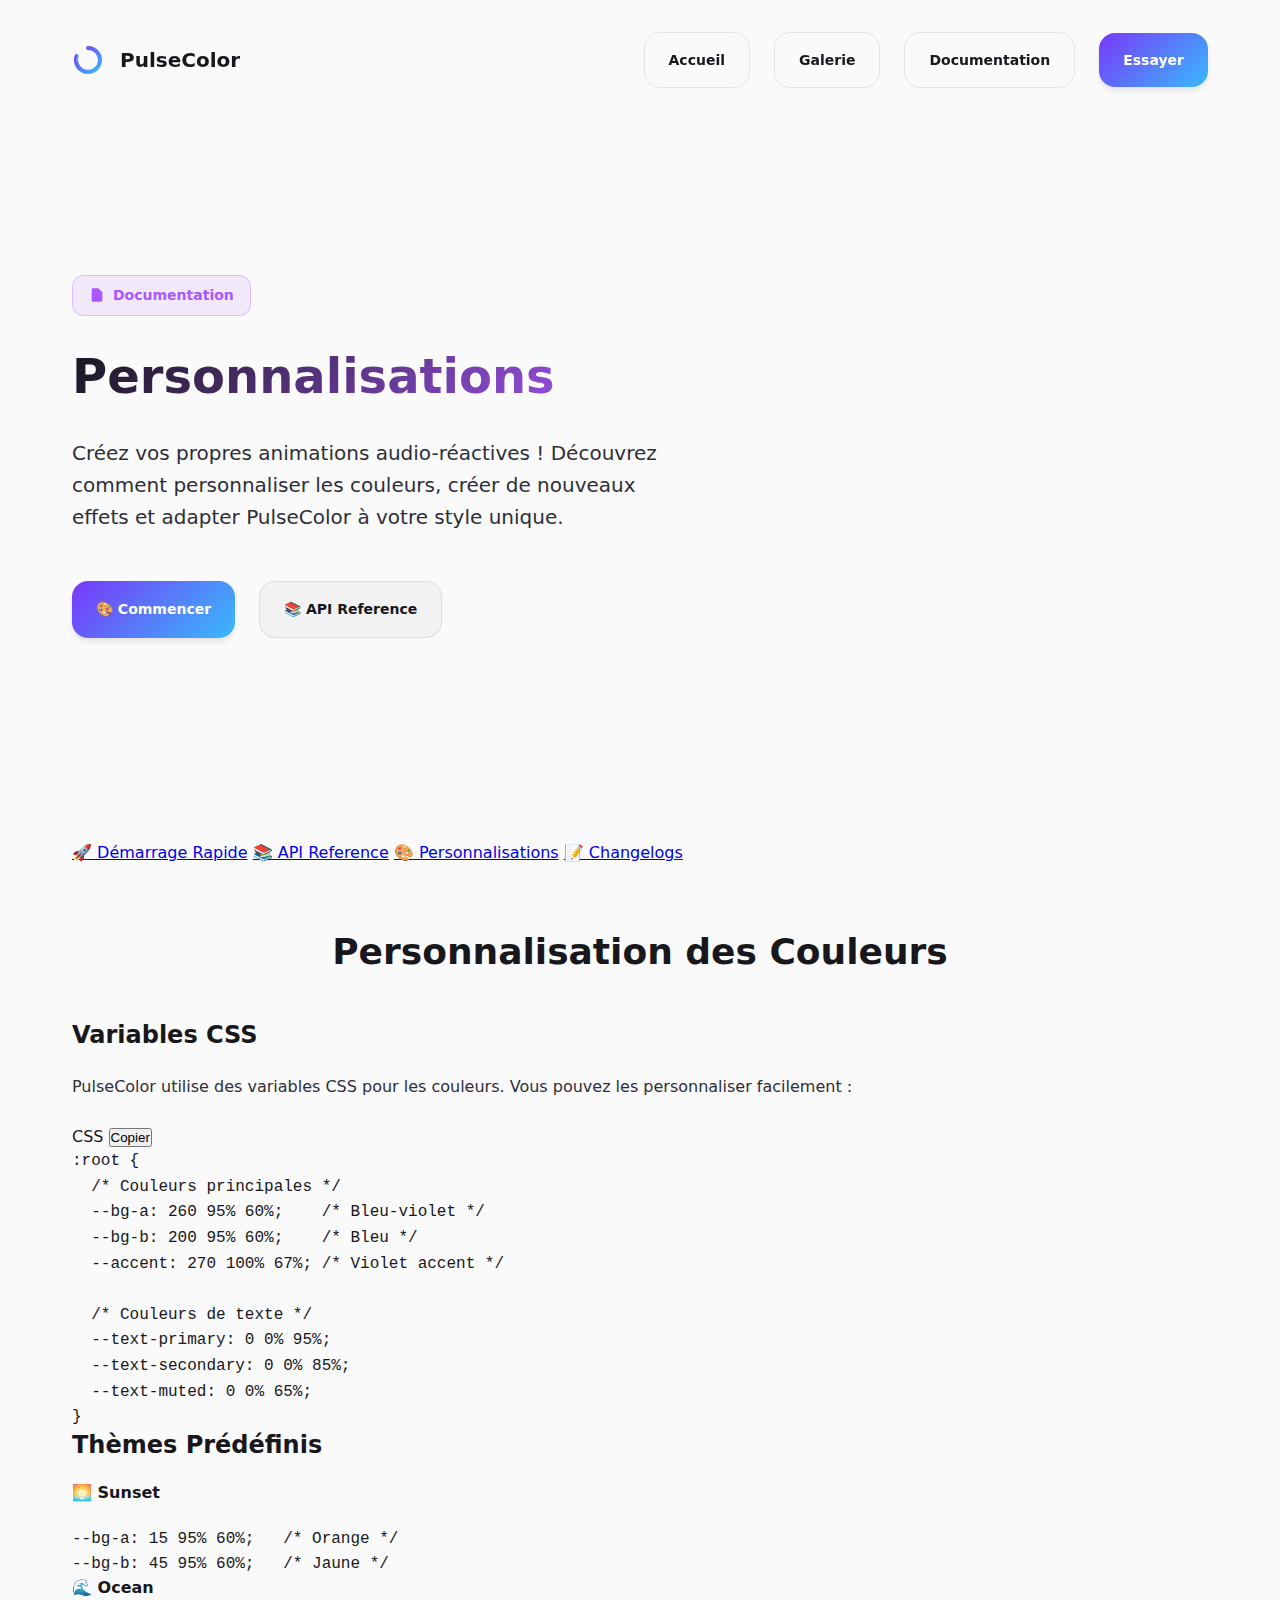
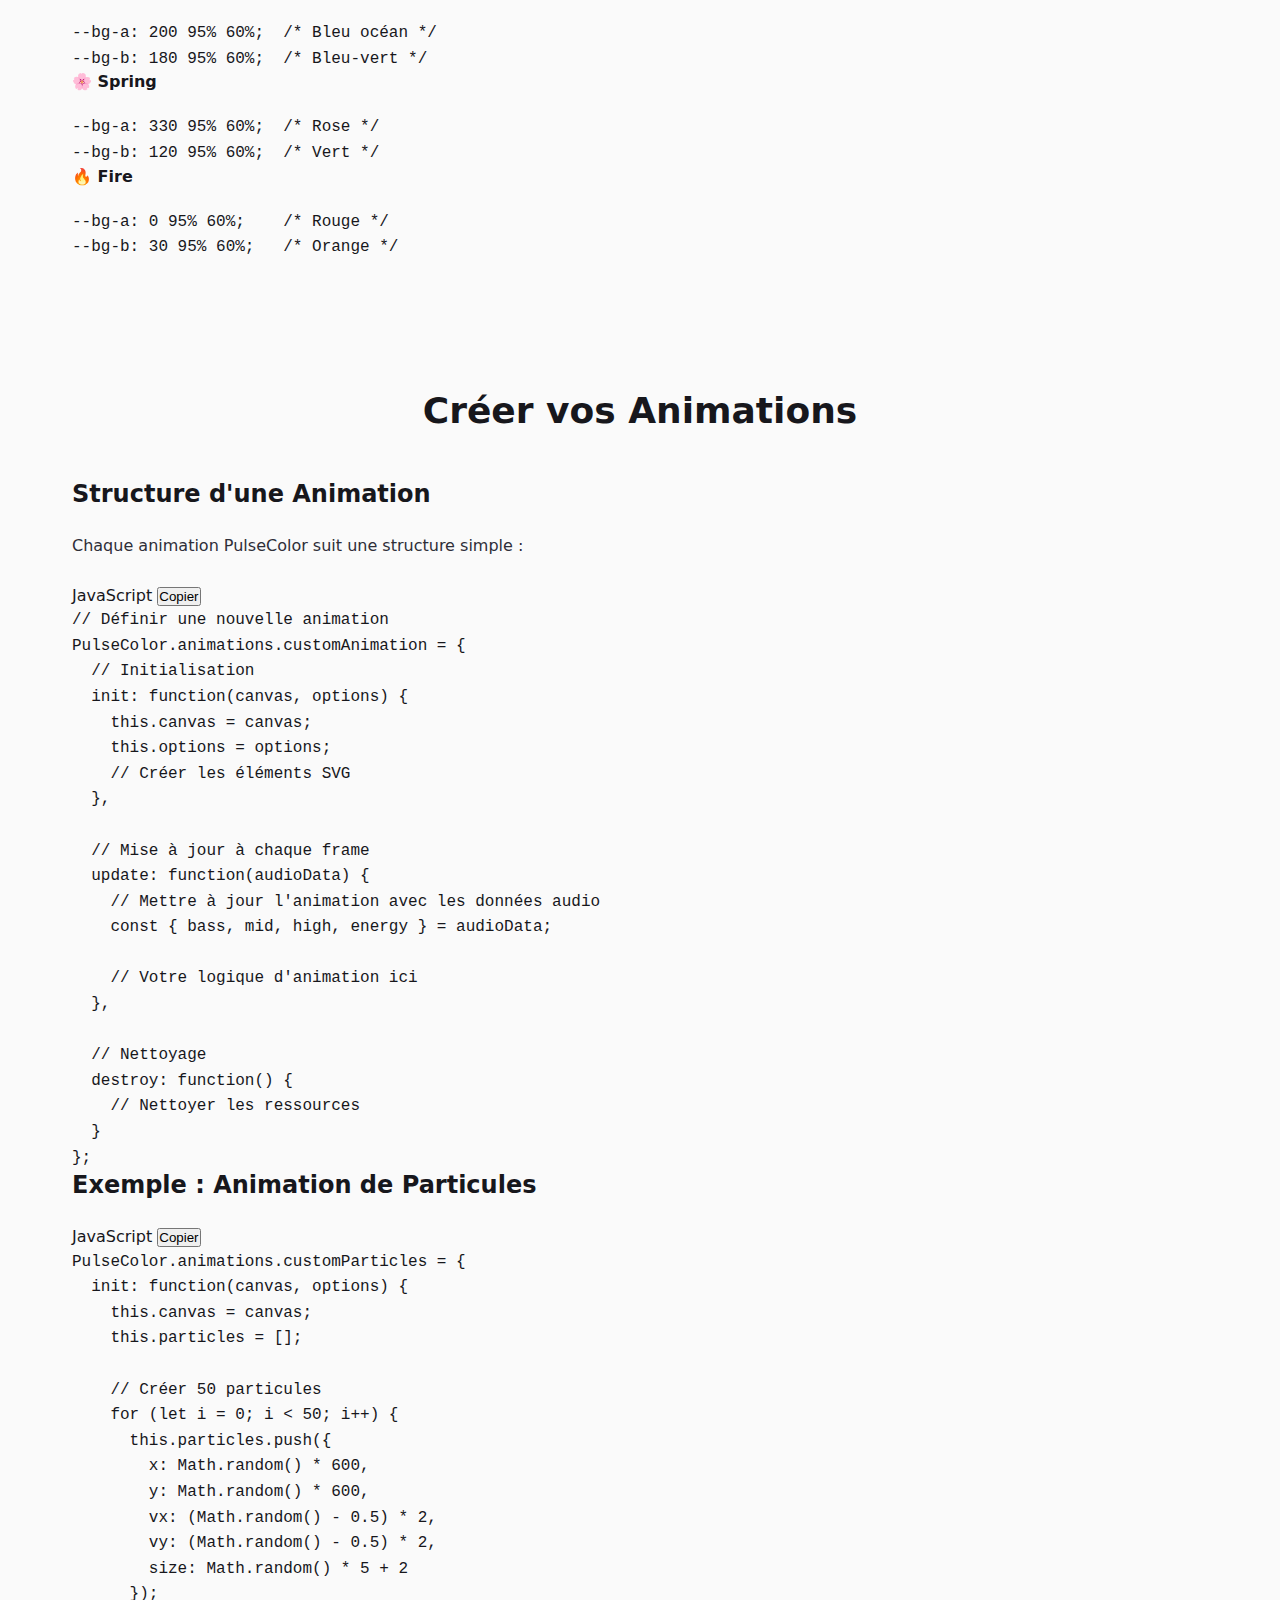
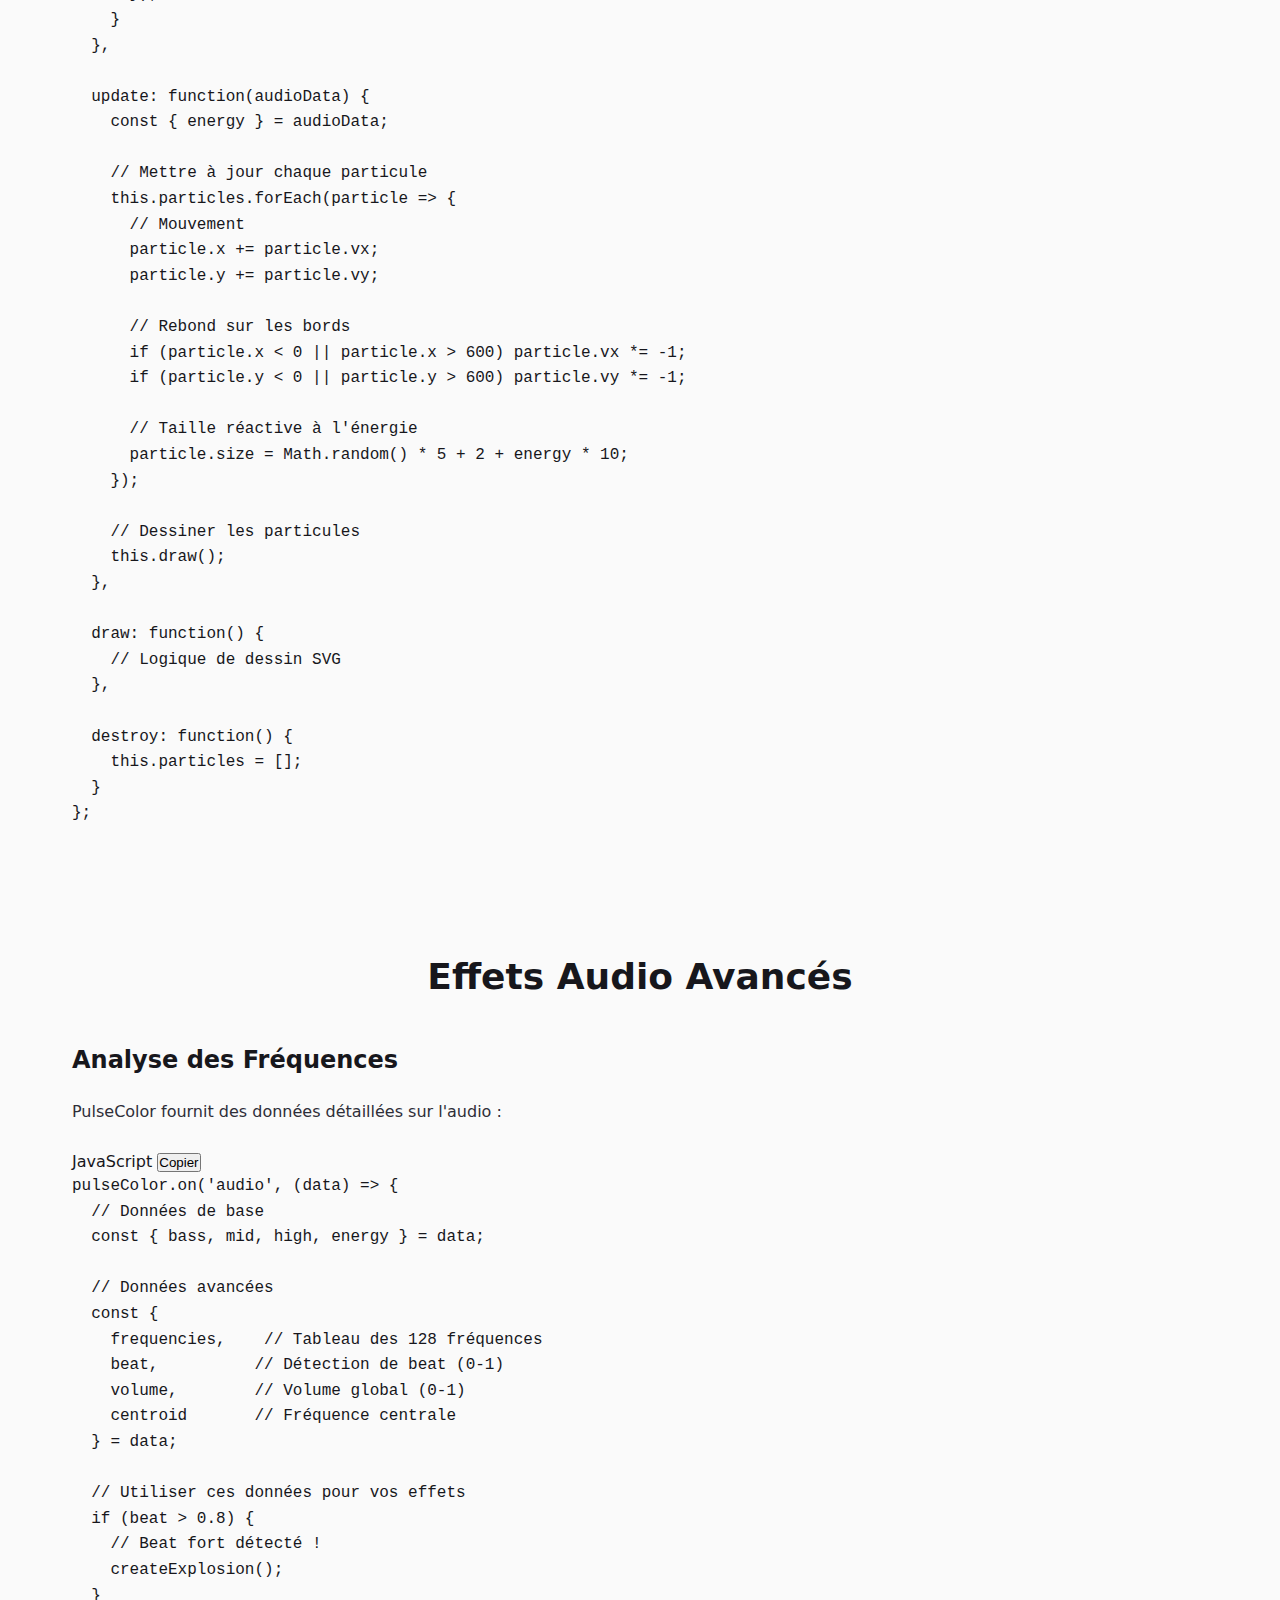
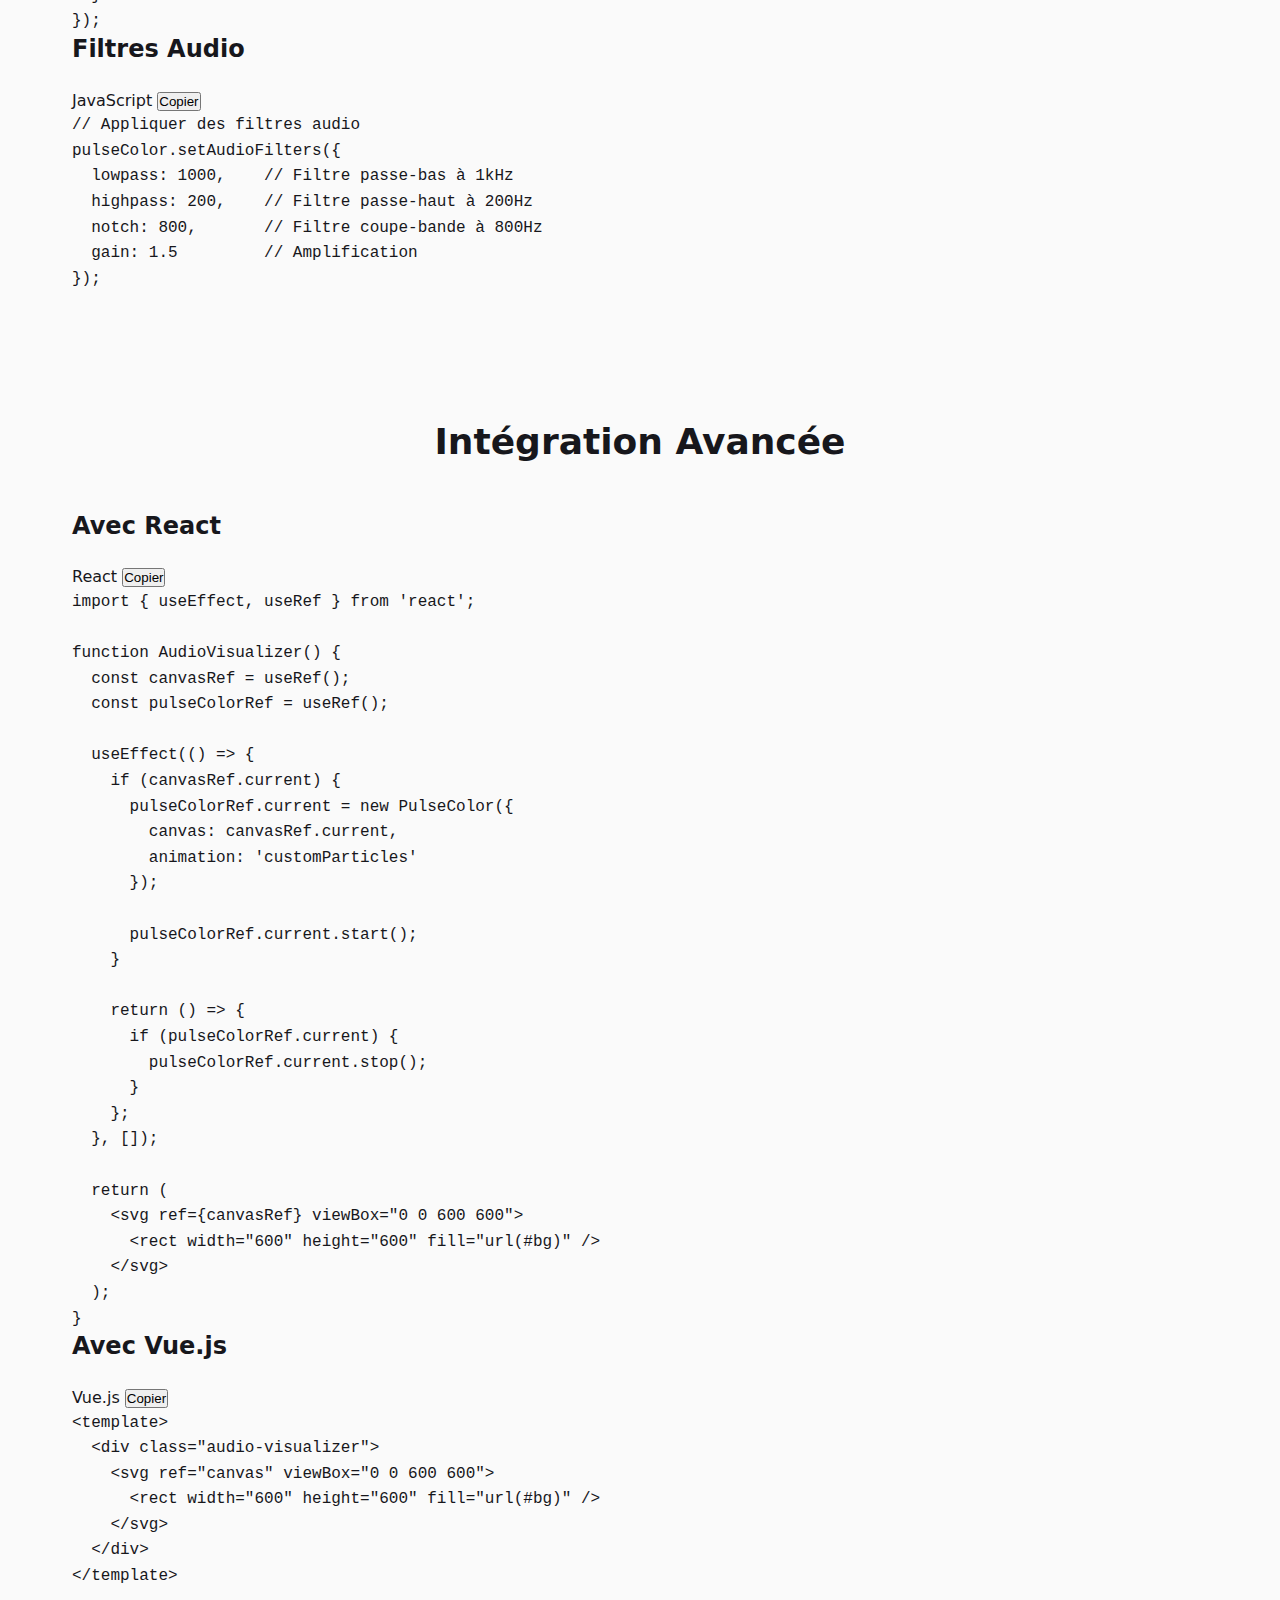
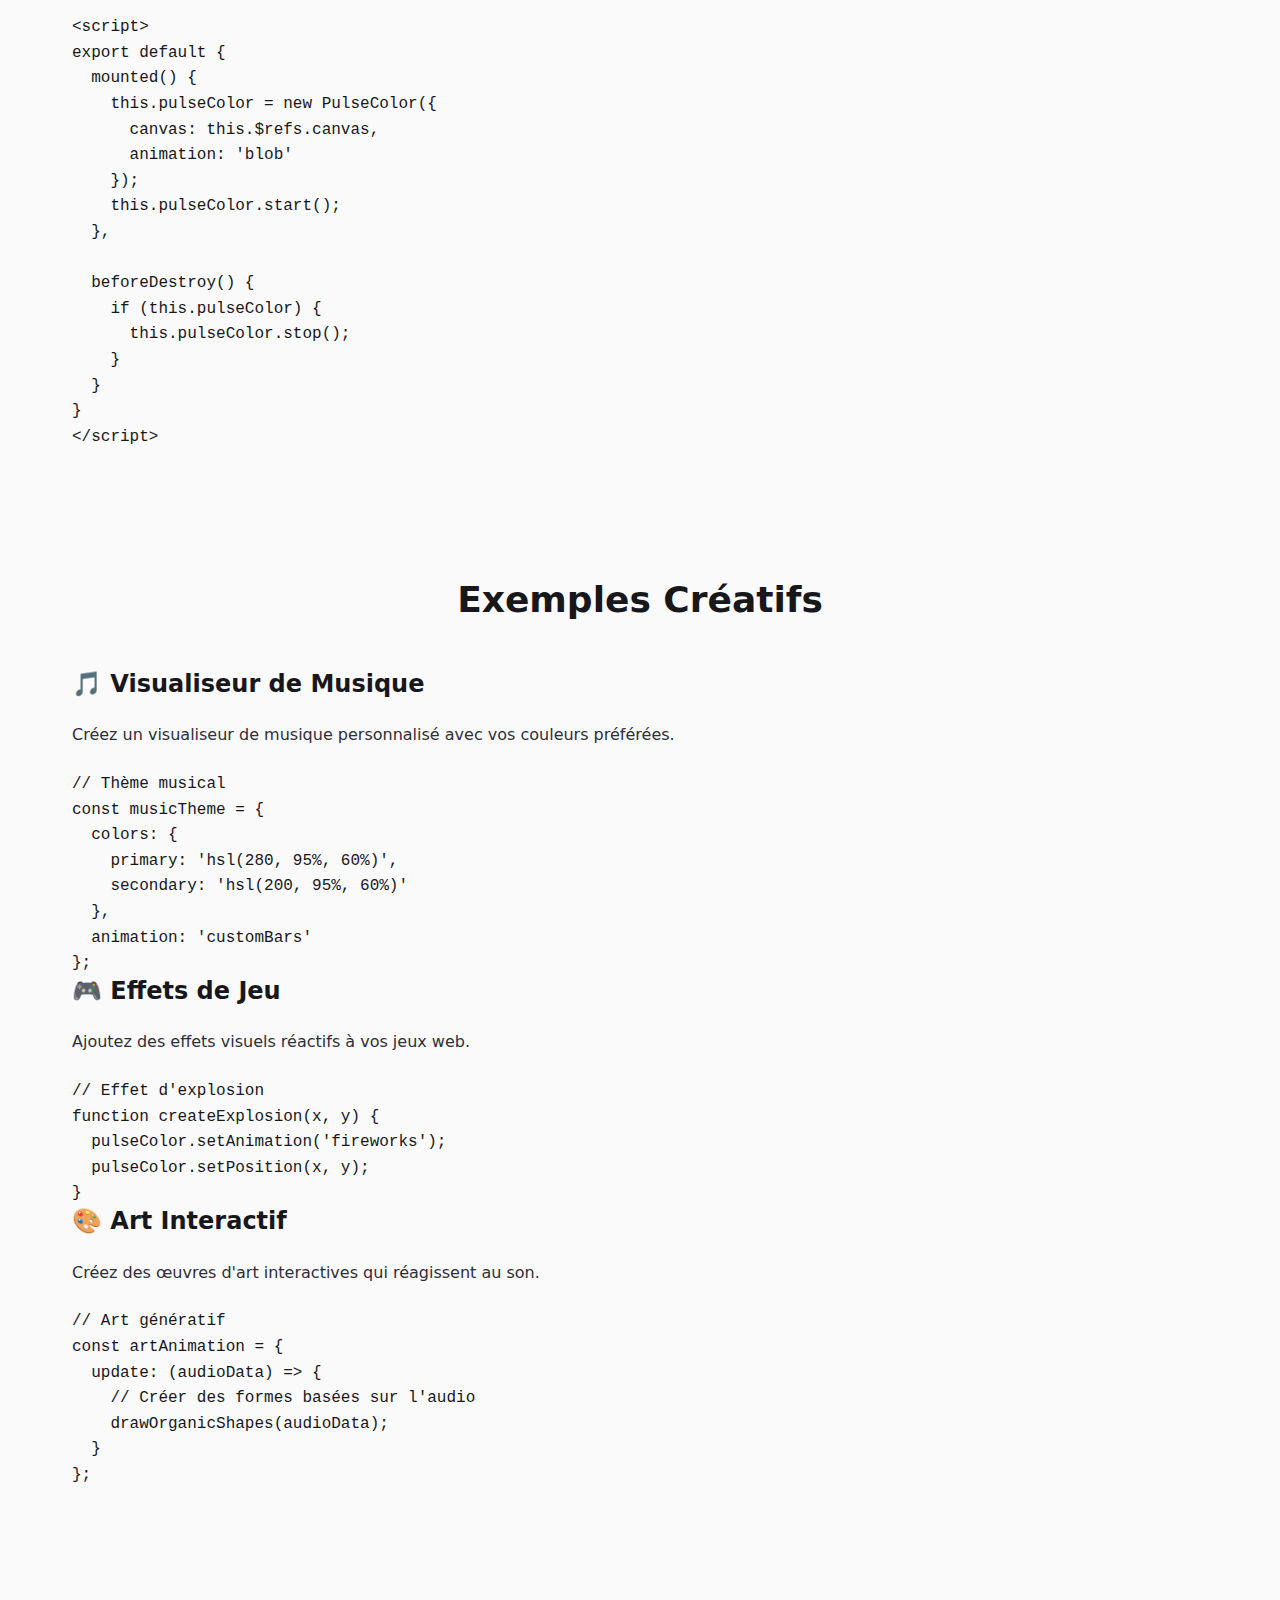
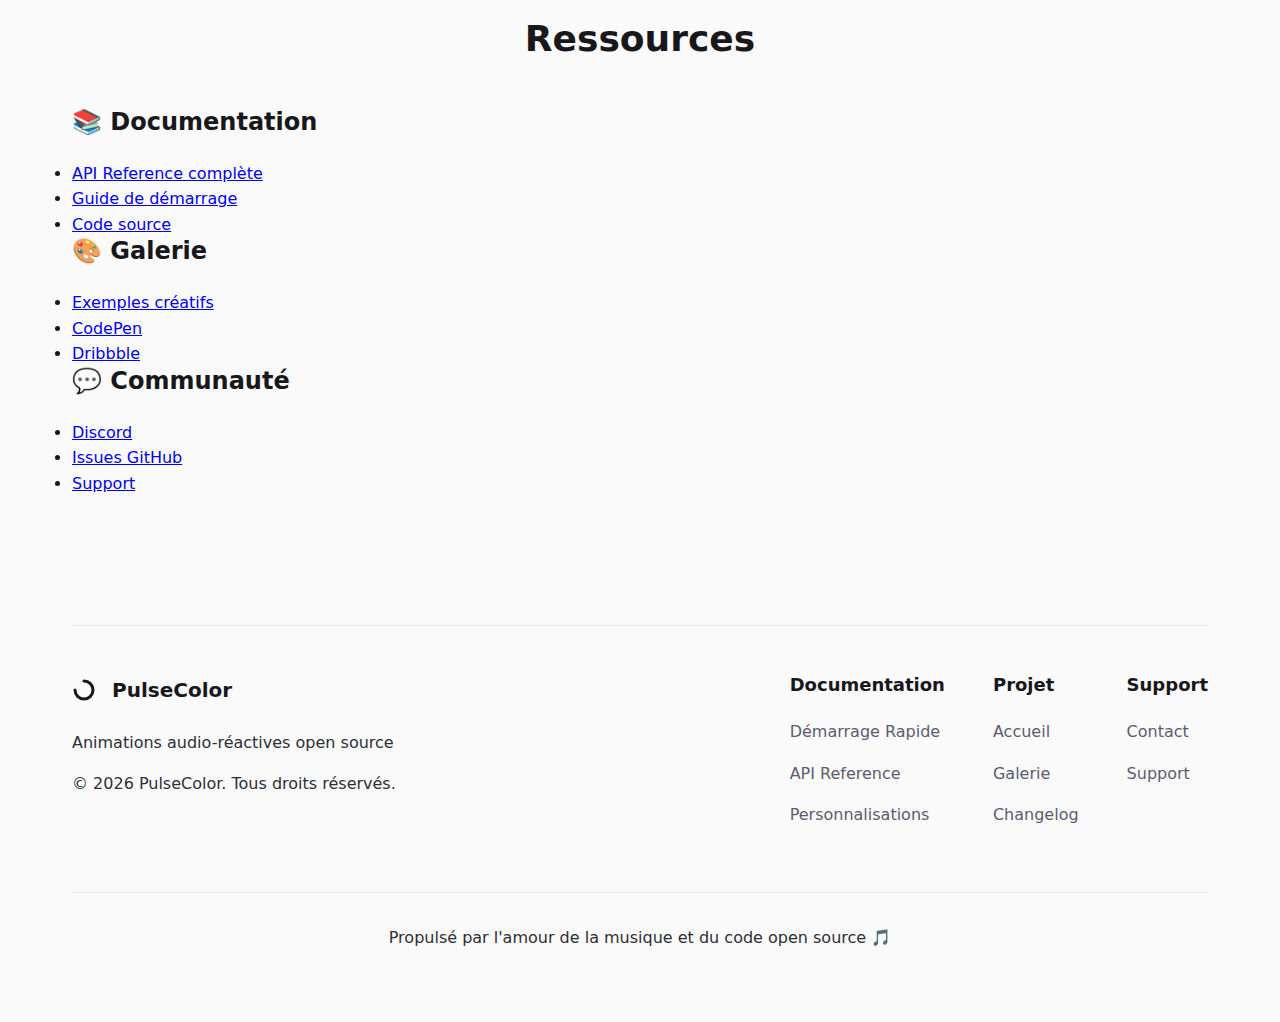
<file: docs/personnalisations.html>
<!DOCTYPE html>
<html lang="fr">
<head>
  <meta charset="utf-8" />
  <meta name="viewport" content="width=device-width, initial-scale=1" />
  
  <!-- SEO Meta Tags -->
  <title>Personnalisations — PulseColor Documentation</title>
  <meta name="description" content="Guide complet pour personnaliser vos animations PulseColor. Créez vos propres animations, couleurs et effets audio-réactifs." />
  <meta name="keywords" content="pulsecolor, personnalisation, animations, couleurs, effets, audio-réactif" />
  <meta name="author" content="PulseColor Team" />
  
  <!-- Open Graph / Facebook -->
  <meta property="og:type" content="website" />
  <meta property="og:url" content="https://pulsecolor.dev/docs/personnalisations" />
  <meta property="og:title" content="Personnalisations — PulseColor" />
  <meta property="og:description" content="Guide complet pour personnaliser vos animations PulseColor" />
  
  <!-- Favicon -->
  <link rel="icon" type="image/svg+xml" href="../favicon.svg" />
  <link rel="icon" type="image/png" href="../favicon.png" />
  
  <!-- Preconnect for performance -->
  <link rel="preconnect" href="https://fonts.googleapis.com">
  <link rel="preconnect" href="https://fonts.gstatic.com" crossorigin>
  
  <!-- Fonts -->
  <link href="https://fonts.googleapis.com/css2?family=Plus+Jakarta+Sans:wght@400;600;800&display=swap" rel="stylesheet">
  
  <!-- Stylesheets -->
  <link rel="stylesheet" href="../css/main.css" />
</head>
<body>
  <!-- Skip to main content for accessibility -->
  <a href="#main-content" class="sr-only sr-only-focusable">Passer au contenu principal</a>
  
  <div class="wrapper">
    <!-- NAVIGATION -->
    <nav class="nav" role="navigation" aria-label="Navigation principale">
      <a class="logo" href="../index.html" aria-label="PulseColor - Accueil">
        <svg width="32" height="32" viewBox="0 0 24 24" fill="none" xmlns="http://www.w3.org/2000/svg" aria-hidden="true">
          <defs>
            <linearGradient id="g1" x1="0" y1="0" x2="1" y2="1">
              <stop offset="0%" stop-color="hsl(var(--bg-a))"/>
              <stop offset="100%" stop-color="hsl(var(--bg-b))"/>
            </linearGradient>
          </defs>
          <path d="M12 3c4.97 0 9 4.03 9 9s-4.03 9-9 9S3 16.97 3 12" stroke="url(#g1)" stroke-width="3" stroke-linecap="round"/>
          <path d="M3 12c0-1 .2-2 .6-2.9" stroke="url(#g1)" stroke-width="3" stroke-linecap="round"/>
        </svg>
        PulseColor
      </a>
      
      <div class="nav-links">
        <a class="btn btn-ghost" href="../index.html">Accueil</a>
        <a class="btn btn-ghost" href="../gallery.html">Galerie</a>
        <a class="btn btn-ghost" href="personnalisations.html" aria-current="page">Documentation</a>
        <a class="btn btn-primary" href="../index.html#demo">Essayer</a>
      </div>
    </nav>

    <!-- MAIN CONTENT -->
    <main id="main-content">
      <!-- HERO SECTION -->
      <header class="hero" role="banner">
        <div class="hero-content">
          <div class="badge" aria-label="Documentation">
            <svg width="16" height="16" viewBox="0 0 24 24" fill="currentColor" aria-hidden="true">
              <path d="M14 2H6c-1.1 0-2 .9-2 2v16c0 1.1.9 2 2 2h12c1.1 0 2-.9 2-2V8l-6-6z"/>
            </svg>
            Documentation
          </div>
          
          <h1>Personnalisations</h1>
          <p>Créez vos propres animations audio-réactives ! Découvrez comment personnaliser les couleurs, créer de nouveaux effets et adapter PulseColor à votre style unique.</p>
          
          <div class="cta-row">
            <a href="#couleurs" class="btn btn-primary">🎨 Commencer</a>
            <a href="api-reference.html" class="btn btn-secondary">📚 API Reference</a>
          </div>
        </div>
      </header>

      <!-- DOCUMENTATION NAVIGATION -->
      <nav class="docs-nav" aria-label="Navigation documentation">
        <div class="docs-nav-content">
          <a href="quickstart.html" class="docs-nav-item">🚀 Démarrage Rapide</a>
          <a href="api-reference.html" class="docs-nav-item">📚 API Reference</a>
          <a href="personnalisations.html" class="docs-nav-item active">🎨 Personnalisations</a>
          <a href="../changelogs.html" class="docs-nav-item">📝 Changelogs</a>
        </div>
      </nav>

      <!-- COULEURS SECTION -->
      <section id="couleurs" class="section" aria-labelledby="couleurs-heading">
        <h2 id="couleurs-heading">Personnalisation des Couleurs</h2>
        
        <div class="docs-content">
          <h3>Variables CSS</h3>
          <p>PulseColor utilise des variables CSS pour les couleurs. Vous pouvez les personnaliser facilement :</p>
          
          <div class="code-block">
            <div class="code-header">
              <span>CSS</span>
              <button class="copy-btn" onclick="copyCode(this)">Copier</button>
            </div>
            <pre><code>:root {
  /* Couleurs principales */
  --bg-a: 260 95% 60%;    /* Bleu-violet */
  --bg-b: 200 95% 60%;    /* Bleu */
  --accent: 270 100% 67%; /* Violet accent */
  
  /* Couleurs de texte */
  --text-primary: 0 0% 95%;
  --text-secondary: 0 0% 85%;
  --text-muted: 0 0% 65%;
}</code></pre>
          </div>

          <h3>Thèmes Prédéfinis</h3>
          <div class="themes-grid">
            <div class="theme-card">
              <h4>🌅 Sunset</h4>
              <div class="theme-preview sunset"></div>
              <div class="code-block">
                <pre><code>--bg-a: 15 95% 60%;   /* Orange */
--bg-b: 45 95% 60%;   /* Jaune */</code></pre>
              </div>
            </div>
            
            <div class="theme-card">
              <h4>🌊 Ocean</h4>
              <div class="theme-preview ocean"></div>
              <div class="code-block">
                <pre><code>--bg-a: 200 95% 60%;  /* Bleu océan */
--bg-b: 180 95% 60%;  /* Bleu-vert */</code></pre>
              </div>
            </div>
            
            <div class="theme-card">
              <h4>🌸 Spring</h4>
              <div class="theme-preview spring"></div>
              <div class="code-block">
                <pre><code>--bg-a: 330 95% 60%;  /* Rose */
--bg-b: 120 95% 60%;  /* Vert */</code></pre>
              </div>
            </div>
            
            <div class="theme-card">
              <h4>🔥 Fire</h4>
              <div class="theme-preview fire"></div>
              <div class="code-block">
                <pre><code>--bg-a: 0 95% 60%;    /* Rouge */
--bg-b: 30 95% 60%;   /* Orange */</code></pre>
              </div>
            </div>
          </div>
        </div>
      </section>

      <!-- ANIMATIONS CUSTOM SECTION -->
      <section class="section" aria-labelledby="animations-custom-heading">
        <h2 id="animations-custom-heading">Créer vos Animations</h2>
        
        <div class="docs-content">
          <h3>Structure d'une Animation</h3>
          <p>Chaque animation PulseColor suit une structure simple :</p>
          
          <div class="code-block">
            <div class="code-header">
              <span>JavaScript</span>
              <button class="copy-btn" onclick="copyCode(this)">Copier</button>
            </div>
            <pre><code>// Définir une nouvelle animation
PulseColor.animations.customAnimation = {
  // Initialisation
  init: function(canvas, options) {
    this.canvas = canvas;
    this.options = options;
    // Créer les éléments SVG
  },
  
  // Mise à jour à chaque frame
  update: function(audioData) {
    // Mettre à jour l'animation avec les données audio
    const { bass, mid, high, energy } = audioData;
    
    // Votre logique d'animation ici
  },
  
  // Nettoyage
  destroy: function() {
    // Nettoyer les ressources
  }
};</code></pre>
          </div>

          <h3>Exemple : Animation de Particules</h3>
          <div class="code-block">
            <div class="code-header">
              <span>JavaScript</span>
              <button class="copy-btn" onclick="copyCode(this)">Copier</button>
            </div>
            <pre><code>PulseColor.animations.customParticles = {
  init: function(canvas, options) {
    this.canvas = canvas;
    this.particles = [];
    
    // Créer 50 particules
    for (let i = 0; i < 50; i++) {
      this.particles.push({
        x: Math.random() * 600,
        y: Math.random() * 600,
        vx: (Math.random() - 0.5) * 2,
        vy: (Math.random() - 0.5) * 2,
        size: Math.random() * 5 + 2
      });
    }
  },
  
  update: function(audioData) {
    const { energy } = audioData;
    
    // Mettre à jour chaque particule
    this.particles.forEach(particle => {
      // Mouvement
      particle.x += particle.vx;
      particle.y += particle.vy;
      
      // Rebond sur les bords
      if (particle.x < 0 || particle.x > 600) particle.vx *= -1;
      if (particle.y < 0 || particle.y > 600) particle.vy *= -1;
      
      // Taille réactive à l'énergie
      particle.size = Math.random() * 5 + 2 + energy * 10;
    });
    
    // Dessiner les particules
    this.draw();
  },
  
  draw: function() {
    // Logique de dessin SVG
  },
  
  destroy: function() {
    this.particles = [];
  }
};</code></pre>
          </div>
        </div>
      </section>

      <!-- EFFETS AUDIO SECTION -->
      <section class="section" aria-labelledby="effets-audio-heading">
        <h2 id="effets-audio-heading">Effets Audio Avancés</h2>
        
        <div class="docs-content">
          <h3>Analyse des Fréquences</h3>
          <p>PulseColor fournit des données détaillées sur l'audio :</p>
          
          <div class="code-block">
            <div class="code-header">
              <span>JavaScript</span>
              <button class="copy-btn" onclick="copyCode(this)">Copier</button>
            </div>
            <pre><code>pulseColor.on('audio', (data) => {
  // Données de base
  const { bass, mid, high, energy } = data;
  
  // Données avancées
  const { 
    frequencies,    // Tableau des 128 fréquences
    beat,          // Détection de beat (0-1)
    volume,        // Volume global (0-1)
    centroid       // Fréquence centrale
  } = data;
  
  // Utiliser ces données pour vos effets
  if (beat > 0.8) {
    // Beat fort détecté !
    createExplosion();
  }
});</code></pre>
          </div>

          <h3>Filtres Audio</h3>
          <div class="code-block">
            <div class="code-header">
              <span>JavaScript</span>
              <button class="copy-btn" onclick="copyCode(this)">Copier</button>
            </div>
            <pre><code>// Appliquer des filtres audio
pulseColor.setAudioFilters({
  lowpass: 1000,    // Filtre passe-bas à 1kHz
  highpass: 200,    // Filtre passe-haut à 200Hz
  notch: 800,       // Filtre coupe-bande à 800Hz
  gain: 1.5         // Amplification
});</code></pre>
          </div>
        </div>
      </section>

      <!-- INTEGRATION SECTION -->
      <section class="section" aria-labelledby="integration-heading">
        <h2 id="integration-heading">Intégration Avancée</h2>
        
        <div class="docs-content">
          <h3>Avec React</h3>
          <div class="code-block">
            <div class="code-header">
              <span>React</span>
              <button class="copy-btn" onclick="copyCode(this)">Copier</button>
            </div>
            <pre><code>import { useEffect, useRef } from 'react';

function AudioVisualizer() {
  const canvasRef = useRef();
  const pulseColorRef = useRef();

  useEffect(() => {
    if (canvasRef.current) {
      pulseColorRef.current = new PulseColor({
        canvas: canvasRef.current,
        animation: 'customParticles'
      });
      
      pulseColorRef.current.start();
    }

    return () => {
      if (pulseColorRef.current) {
        pulseColorRef.current.stop();
      }
    };
  }, []);

  return (
    &lt;svg ref={canvasRef} viewBox="0 0 600 600"&gt;
      &lt;rect width="600" height="600" fill="url(#bg)" /&gt;
    &lt;/svg&gt;
  );
}</code></pre>
          </div>

          <h3>Avec Vue.js</h3>
          <div class="code-block">
            <div class="code-header">
              <span>Vue.js</span>
              <button class="copy-btn" onclick="copyCode(this)">Copier</button>
            </div>
            <pre><code>&lt;template&gt;
  &lt;div class="audio-visualizer"&gt;
    &lt;svg ref="canvas" viewBox="0 0 600 600"&gt;
      &lt;rect width="600" height="600" fill="url(#bg)" /&gt;
    &lt;/svg&gt;
  &lt;/div&gt;
&lt;/template&gt;

&lt;script&gt;
export default {
  mounted() {
    this.pulseColor = new PulseColor({
      canvas: this.$refs.canvas,
      animation: 'blob'
    });
    this.pulseColor.start();
  },
  
  beforeDestroy() {
    if (this.pulseColor) {
      this.pulseColor.stop();
    }
  }
}
&lt;/script&gt;</code></pre>
          </div>
        </div>
      </section>

      <!-- EXAMPLES SECTION -->
      <section class="section" aria-labelledby="examples-heading">
        <h2 id="examples-heading">Exemples Créatifs</h2>
        
        <div class="examples-grid">
          <div class="example-card">
            <h3>🎵 Visualiseur de Musique</h3>
            <p>Créez un visualiseur de musique personnalisé avec vos couleurs préférées.</p>
            <div class="code-block">
              <pre><code>// Thème musical
const musicTheme = {
  colors: {
    primary: 'hsl(280, 95%, 60%)',
    secondary: 'hsl(200, 95%, 60%)'
  },
  animation: 'customBars'
};</code></pre>
            </div>
          </div>
          
          <div class="example-card">
            <h3>🎮 Effets de Jeu</h3>
            <p>Ajoutez des effets visuels réactifs à vos jeux web.</p>
            <div class="code-block">
              <pre><code>// Effet d'explosion
function createExplosion(x, y) {
  pulseColor.setAnimation('fireworks');
  pulseColor.setPosition(x, y);
}</code></pre>
            </div>
          </div>
          
          <div class="example-card">
            <h3>🎨 Art Interactif</h3>
            <p>Créez des œuvres d'art interactives qui réagissent au son.</p>
            <div class="code-block">
              <pre><code>// Art génératif
const artAnimation = {
  update: (audioData) => {
    // Créer des formes basées sur l'audio
    drawOrganicShapes(audioData);
  }
};</code></pre>
            </div>
          </div>
        </div>
      </section>

      <!-- RESOURCES SECTION -->
      <section class="section" aria-labelledby="resources-heading">
        <h2 id="resources-heading">Ressources</h2>
        
        <div class="resources-grid">
          <div class="resource-card">
            <h3>📚 Documentation</h3>
            <ul>
              <li><a href="api-reference.html">API Reference complète</a></li>
              <li><a href="quickstart.html">Guide de démarrage</a></li>
              <li><a href="https://github.com/pulsecolor/pulsecolor">Code source</a></li>
            </ul>
          </div>
          
          <div class="resource-card">
            <h3>🎨 Galerie</h3>
            <ul>
              <li><a href="../gallery.html">Exemples créatifs</a></li>
              <li><a href="https://codepen.io/pulsecolor">CodePen</a></li>
              <li><a href="https://dribbble.com/pulsecolor">Dribbble</a></li>
            </ul>
          </div>
          
          <div class="resource-card">
            <h3>💬 Communauté</h3>
            <ul>
              <li><a href="https://discord.gg/pulsecolor">Discord</a></li>
              <li><a href="https://github.com/pulsecolor/pulsecolor/issues">Issues GitHub</a></li>
              <li><a href="../support.html">Support</a></li>
            </ul>
          </div>
        </div>
      </section>
    </main>

    <!-- FOOTER -->
    <footer role="contentinfo">
      <div class="footer-content">
        <div class="footer-brand">
          <div class="logo">
            <svg width="24" height="24" viewBox="0 0 24 24" fill="none" xmlns="http://www.w3.org/2000/svg" aria-hidden="true">
              <path d="M12 3c4.97 0 9 4.03 9 9s-4.03 9-9 9S3 16.97 3 12" stroke="currentColor" stroke-width="3" stroke-linecap="round"/>
            </svg>
            PulseColor
          </div>
          <p>Animations audio-réactives open source</p>
          <p>© <span id="year"></span> PulseColor. Tous droits réservés.</p>
        </div>
        
        <div class="footer-links">
          <div class="footer-section">
            <h4>Documentation</h4>
            <a href="quickstart.html">Démarrage Rapide</a>
            <a href="api-reference.html">API Reference</a>
            <a href="personnalisations.html">Personnalisations</a>
          </div>
          
          <div class="footer-section">
            <h4>Projet</h4>
            <a href="../index.html">Accueil</a>
            <a href="../gallery.html">Galerie</a>
            <a href="../changelogs.html">Changelog</a>
          </div>
          
          <div class="footer-section">
            <h4>Support</h4>
            <a href="../contact.html">Contact</a>
            <a href="../support.html">Support</a>
          </div>
        </div>
      </div>
      
      <div class="footer-bottom">
        <p>Propulsé par l'amour de la musique et du code open source 🎵</p>
      </div>
    </footer>
  </div>

  <!-- Scripts -->
  <script src="../js/animations.js"></script>
  <script src="../js/main.js"></script>
  
  <script>
    // Copy code functionality
    function copyCode(button) {
      const codeBlock = button.closest('.code-block');
      const code = codeBlock.querySelector('code').textContent;
      
      navigator.clipboard.writeText(code).then(() => {
        button.textContent = 'Copié !';
        setTimeout(() => {
          button.textContent = 'Copier';
        }, 2000);
      });
    }
    
    // Set current year
    document.getElementById('year').textContent = new Date().getFullYear();
  </script>
</body>
</html>
</file>
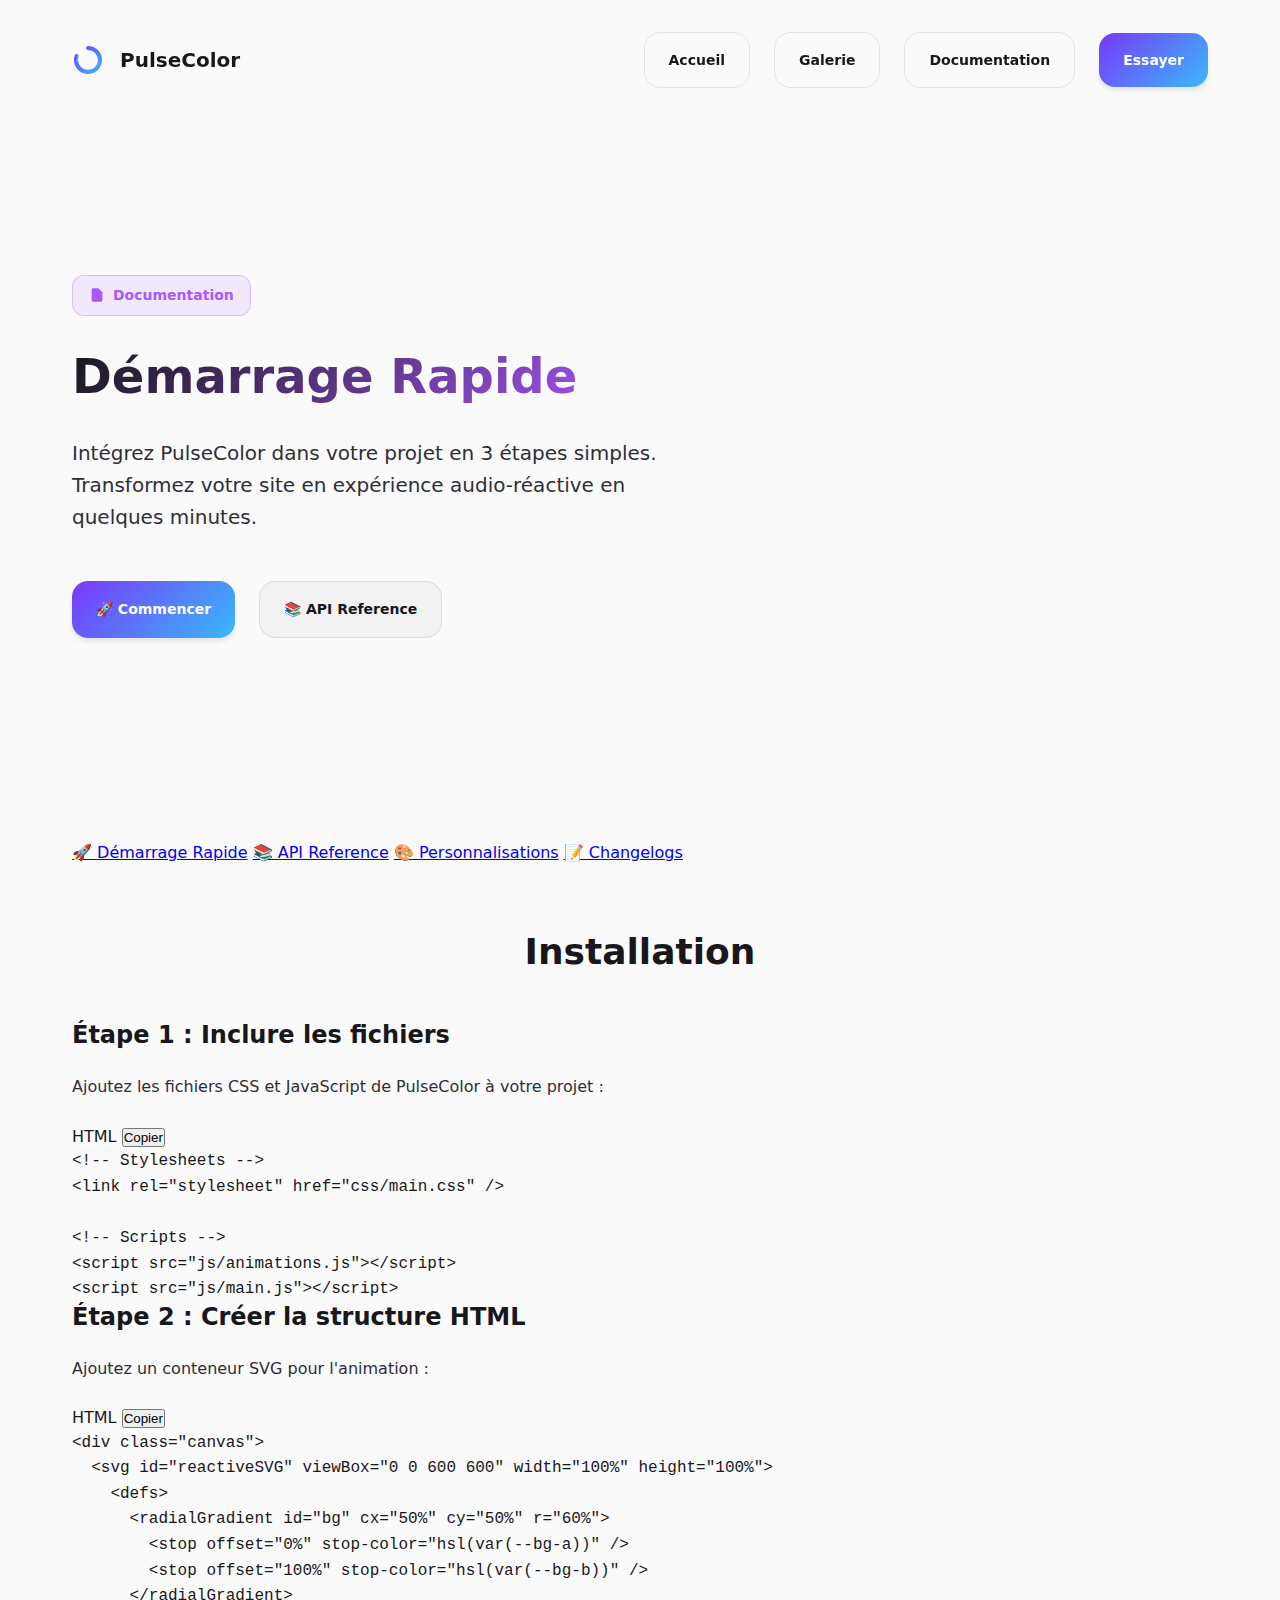
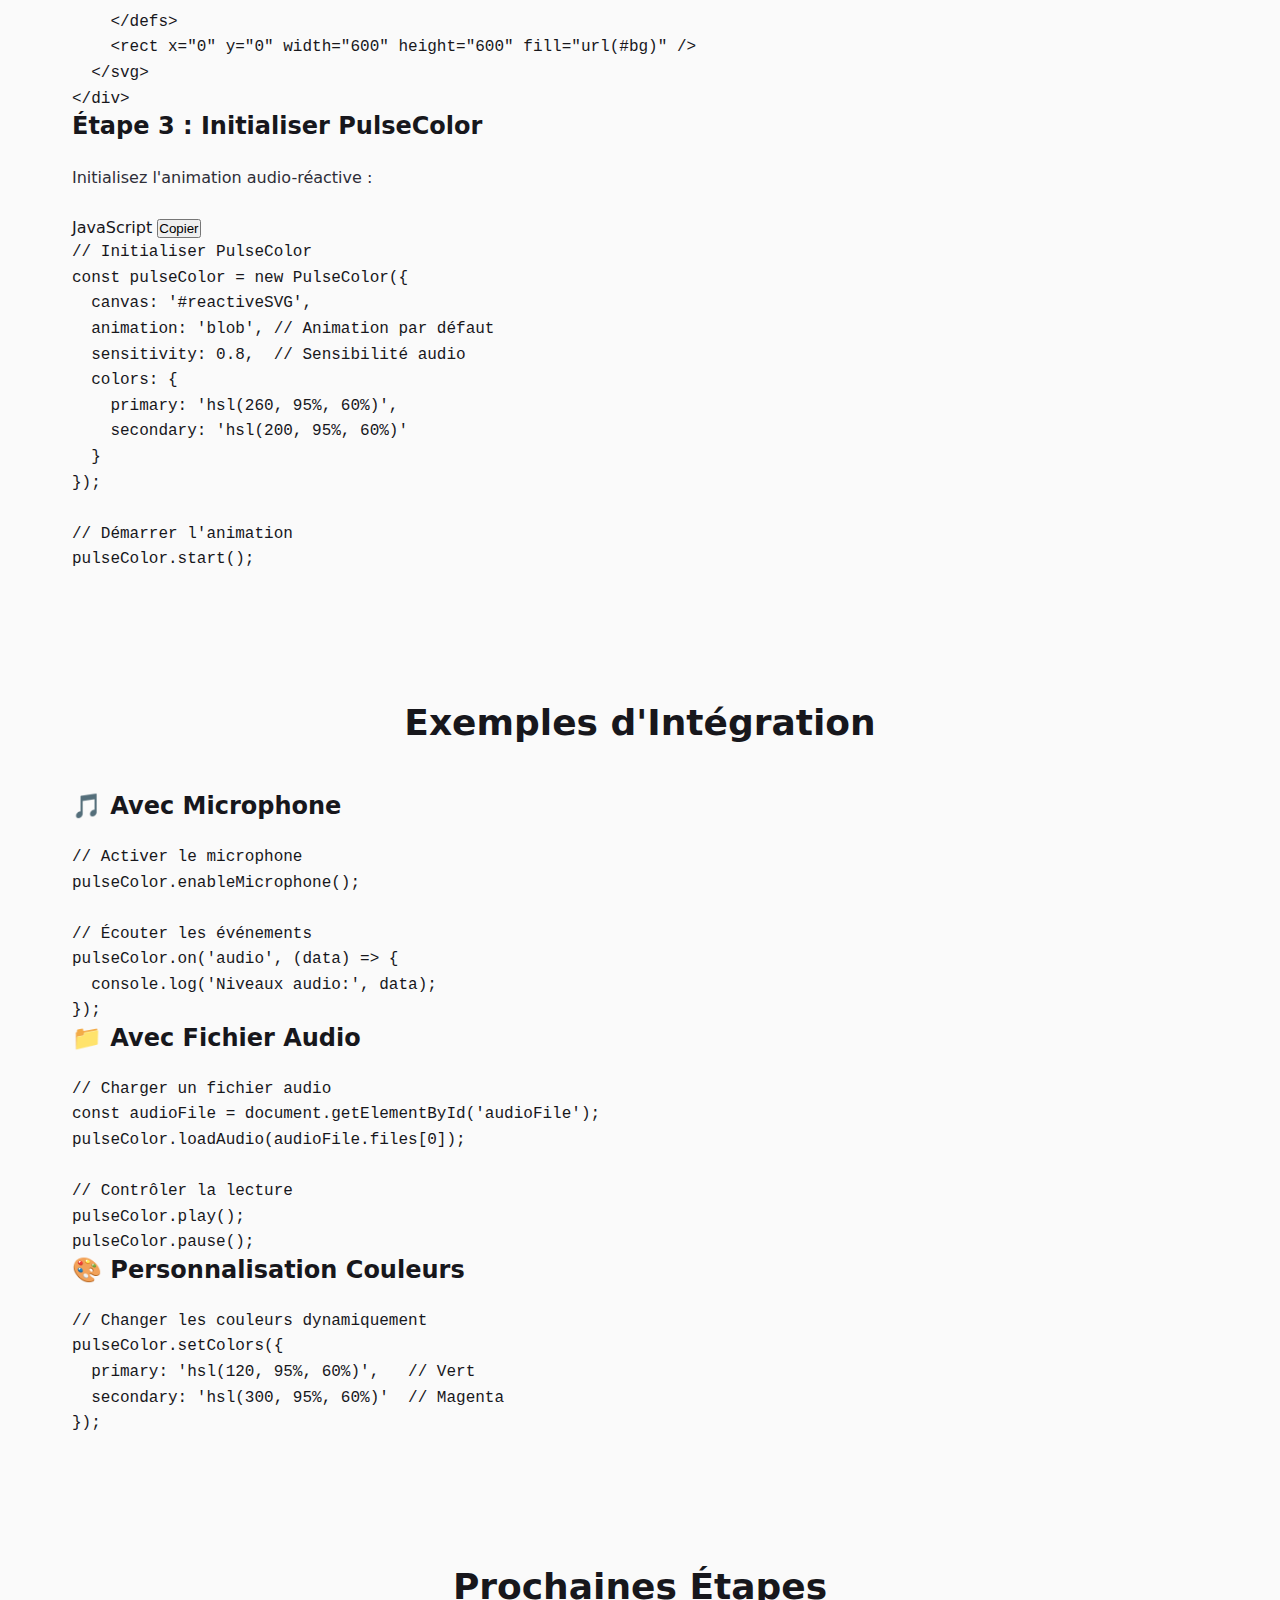
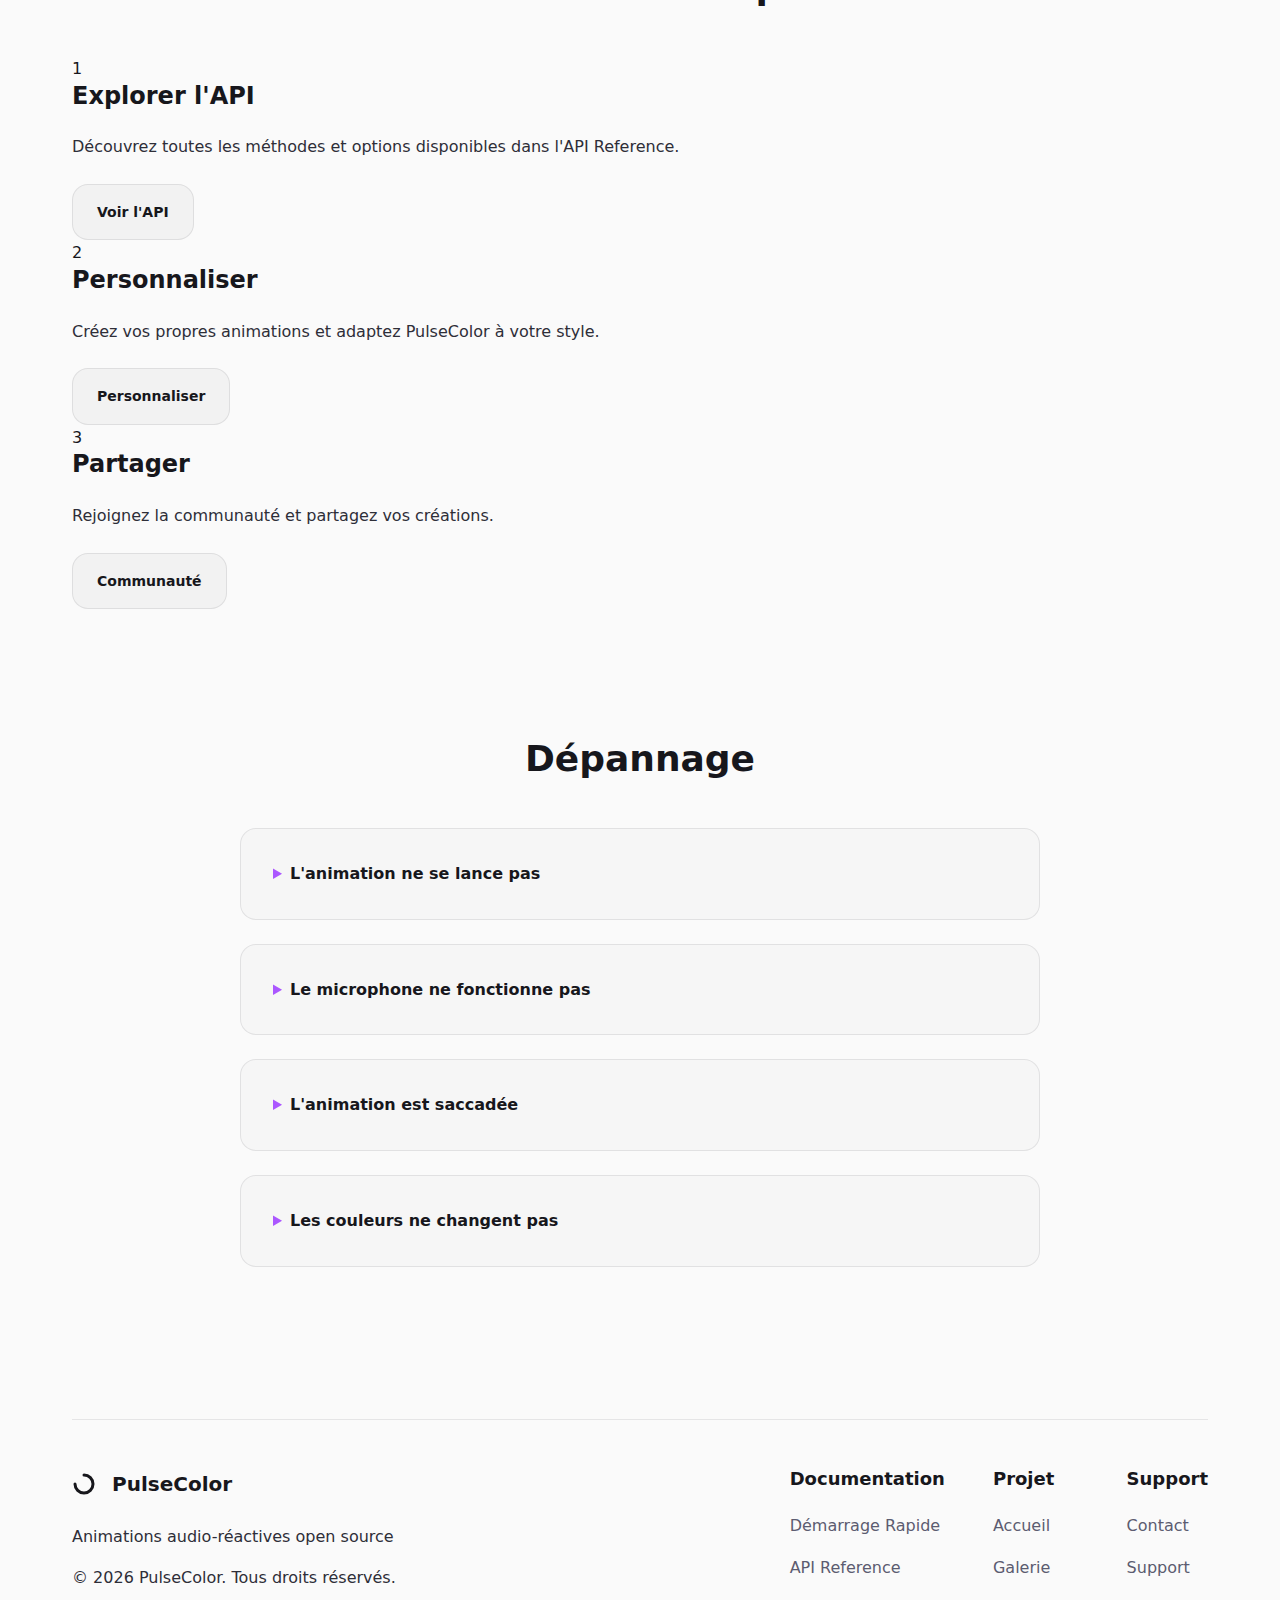
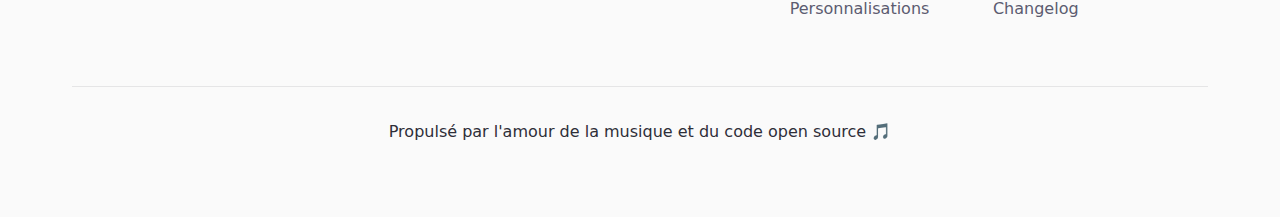
<file: docs/quickstart.html>
<!DOCTYPE html>
<html lang="fr">
<head>
  <meta charset="utf-8" />
  <meta name="viewport" content="width=device-width, initial-scale=1" />
  
  <!-- SEO Meta Tags -->
  <title>Démarrage Rapide — PulseColor Documentation</title>
  <meta name="description" content="Guide de démarrage rapide pour intégrer PulseColor dans votre projet. Installation et configuration en 3 étapes simples." />
  <meta name="keywords" content="pulsecolor, démarrage rapide, installation, intégration, audio-réactif" />
  <meta name="author" content="PulseColor Team" />
  
  <!-- Open Graph / Facebook -->
  <meta property="og:type" content="website" />
  <meta property="og:url" content="https://pulsecolor.dev/docs/quickstart" />
  <meta property="og:title" content="Démarrage Rapide — PulseColor" />
  <meta property="og:description" content="Guide de démarrage rapide pour intégrer PulseColor" />
  
  <!-- Favicon -->
  <link rel="icon" type="image/svg+xml" href="/favicon.svg" />
  <link rel="icon" type="image/png" href="/favicon.png" />
  
  <!-- Preconnect for performance -->
  <link rel="preconnect" href="https://fonts.googleapis.com">
  <link rel="preconnect" href="https://fonts.gstatic.com" crossorigin>
  
  <!-- Fonts -->
  <link href="https://fonts.googleapis.com/css2?family=Plus+Jakarta+Sans:wght@400;600;800&display=swap" rel="stylesheet">
  
  <!-- Stylesheets -->
  <link rel="stylesheet" href="../css/main.css" />
</head>
<body>
  <!-- Skip to main content for accessibility -->
  <a href="#main-content" class="sr-only sr-only-focusable">Passer au contenu principal</a>
  
  <div class="wrapper">
    <!-- NAVIGATION -->
    <nav class="nav" role="navigation" aria-label="Navigation principale">
      <a class="logo" href="../index.html" aria-label="PulseColor - Accueil">
        <svg width="32" height="32" viewBox="0 0 24 24" fill="none" xmlns="http://www.w3.org/2000/svg" aria-hidden="true">
          <defs>
            <linearGradient id="g1" x1="0" y1="0" x2="1" y2="1">
              <stop offset="0%" stop-color="hsl(var(--bg-a))"/>
              <stop offset="100%" stop-color="hsl(var(--bg-b))"/>
            </linearGradient>
          </defs>
          <path d="M12 3c4.97 0 9 4.03 9 9s-4.03 9-9 9S3 16.97 3 12" stroke="url(#g1)" stroke-width="3" stroke-linecap="round"/>
          <path d="M3 12c0-1 .2-2 .6-2.9" stroke="url(#g1)" stroke-width="3" stroke-linecap="round"/>
        </svg>
        PulseColor
      </a>
      
      <div class="nav-links">
        <a class="btn btn-ghost" href="../index.html">Accueil</a>
        <a class="btn btn-ghost" href="../gallery.html">Galerie</a>
        <a class="btn btn-ghost" href="quickstart.html" aria-current="page">Documentation</a>
        <a class="btn btn-primary" href="../index.html#demo">Essayer</a>
      </div>
    </nav>

    <!-- MAIN CONTENT -->
    <main id="main-content">
      <!-- HERO SECTION -->
      <header class="hero" role="banner">
        <div class="hero-content">
          <div class="badge" aria-label="Documentation">
            <svg width="16" height="16" viewBox="0 0 24 24" fill="currentColor" aria-hidden="true">
              <path d="M14 2H6c-1.1 0-2 .9-2 2v16c0 1.1.9 2 2 2h12c1.1 0 2-.9 2-2V8l-6-6z"/>
            </svg>
            Documentation
          </div>
          
          <h1>Démarrage Rapide</h1>
          <p>Intégrez PulseColor dans votre projet en 3 étapes simples. Transformez votre site en expérience audio-réactive en quelques minutes.</p>
          
          <div class="cta-row">
            <a href="#installation" class="btn btn-primary">🚀 Commencer</a>
            <a href="api-reference.html" class="btn btn-secondary">📚 API Reference</a>
          </div>
        </div>
      </header>

      <!-- DOCUMENTATION NAVIGATION -->
      <nav class="docs-nav" aria-label="Navigation documentation">
        <div class="docs-nav-content">
          <a href="quickstart.html" class="docs-nav-item active">🚀 Démarrage Rapide</a>
          <a href="api-reference.html" class="docs-nav-item">📚 API Reference</a>
          <a href="personnalisations.html" class="docs-nav-item">🎨 Personnalisations</a>
          <a href="../changelogs.html" class="docs-nav-item">📝 Changelogs</a>
        </div>
      </nav>

      <!-- INSTALLATION SECTION -->
      <section id="installation" class="section" aria-labelledby="installation-heading">
        <h2 id="installation-heading">Installation</h2>
        
        <div class="docs-content">
          <h3>Étape 1 : Inclure les fichiers</h3>
          <p>Ajoutez les fichiers CSS et JavaScript de PulseColor à votre projet :</p>
          
          <div class="code-block">
            <div class="code-header">
              <span>HTML</span>
              <button class="copy-btn" onclick="copyCode(this)">Copier</button>
            </div>
            <pre><code>&lt;!-- Stylesheets --&gt;
&lt;link rel="stylesheet" href="css/main.css" /&gt;

&lt;!-- Scripts --&gt;
&lt;script src="js/animations.js"&gt;&lt;/script&gt;
&lt;script src="js/main.js"&gt;&lt;/script&gt;</code></pre>
          </div>

          <h3>Étape 2 : Créer la structure HTML</h3>
          <p>Ajoutez un conteneur SVG pour l'animation :</p>
          
          <div class="code-block">
            <div class="code-header">
              <span>HTML</span>
              <button class="copy-btn" onclick="copyCode(this)">Copier</button>
            </div>
            <pre><code>&lt;div class="canvas"&gt;
  &lt;svg id="reactiveSVG" viewBox="0 0 600 600" width="100%" height="100%"&gt;
    &lt;defs&gt;
      &lt;radialGradient id="bg" cx="50%" cy="50%" r="60%"&gt;
        &lt;stop offset="0%" stop-color="hsl(var(--bg-a))" /&gt;
        &lt;stop offset="100%" stop-color="hsl(var(--bg-b))" /&gt;
      &lt;/radialGradient&gt;
    &lt;/defs&gt;
    &lt;rect x="0" y="0" width="600" height="600" fill="url(#bg)" /&gt;
  &lt;/svg&gt;
&lt;/div&gt;</code></pre>
          </div>

          <h3>Étape 3 : Initialiser PulseColor</h3>
          <p>Initialisez l'animation audio-réactive :</p>
          
          <div class="code-block">
            <div class="code-header">
              <span>JavaScript</span>
              <button class="copy-btn" onclick="copyCode(this)">Copier</button>
            </div>
            <pre><code>// Initialiser PulseColor
const pulseColor = new PulseColor({
  canvas: '#reactiveSVG',
  animation: 'blob', // Animation par défaut
  sensitivity: 0.8,  // Sensibilité audio
  colors: {
    primary: 'hsl(260, 95%, 60%)',
    secondary: 'hsl(200, 95%, 60%)'
  }
});

// Démarrer l'animation
pulseColor.start();</code></pre>
          </div>
        </div>
      </section>

      <!-- EXAMPLES SECTION -->
      <section class="section" aria-labelledby="examples-heading">
        <h2 id="examples-heading">Exemples d'Intégration</h2>
        
        <div class="examples-grid">
          <div class="example-card">
            <h3>🎵 Avec Microphone</h3>
            <div class="code-block">
              <pre><code>// Activer le microphone
pulseColor.enableMicrophone();

// Écouter les événements
pulseColor.on('audio', (data) => {
  console.log('Niveaux audio:', data);
});</code></pre>
            </div>
          </div>
          
          <div class="example-card">
            <h3>📁 Avec Fichier Audio</h3>
            <div class="code-block">
              <pre><code>// Charger un fichier audio
const audioFile = document.getElementById('audioFile');
pulseColor.loadAudio(audioFile.files[0]);

// Contrôler la lecture
pulseColor.play();
pulseColor.pause();</code></pre>
            </div>
          </div>
          
          <div class="example-card">
            <h3>🎨 Personnalisation Couleurs</h3>
            <div class="code-block">
              <pre><code>// Changer les couleurs dynamiquement
pulseColor.setColors({
  primary: 'hsl(120, 95%, 60%)',   // Vert
  secondary: 'hsl(300, 95%, 60%)'  // Magenta
});</code></pre>
            </div>
          </div>
        </div>
      </section>

      <!-- NEXT STEPS SECTION -->
      <section class="section" aria-labelledby="next-steps-heading">
        <h2 id="next-steps-heading">Prochaines Étapes</h2>
        
        <div class="next-steps-grid">
          <div class="step-card">
            <div class="step-number">1</div>
            <h3>Explorer l'API</h3>
            <p>Découvrez toutes les méthodes et options disponibles dans l'API Reference.</p>
            <a href="api-reference.html" class="btn btn-secondary">Voir l'API</a>
          </div>
          
          <div class="step-card">
            <div class="step-number">2</div>
            <h3>Personnaliser</h3>
            <p>Créez vos propres animations et adaptez PulseColor à votre style.</p>
            <a href="personnalisations.html" class="btn btn-secondary">Personnaliser</a>
          </div>
          
          <div class="step-card">
            <div class="step-number">3</div>
            <h3>Partager</h3>
            <p>Rejoignez la communauté et partagez vos créations.</p>
            <a href="../index.html#community" class="btn btn-secondary">Communauté</a>
          </div>
        </div>
      </section>

      <!-- TROUBLESHOOTING SECTION -->
      <section class="section" aria-labelledby="troubleshooting-heading">
        <h2 id="troubleshooting-heading">Dépannage</h2>
        
        <div class="faq-grid">
          <details class="faq-item">
            <summary>L'animation ne se lance pas</summary>
            <p>Vérifiez que les fichiers CSS et JS sont bien chargés, et que l'élément SVG existe dans le DOM.</p>
          </details>
          
          <details class="faq-item">
            <summary>Le microphone ne fonctionne pas</summary>
            <p>Assurez-vous que l'utilisateur a autorisé l'accès au microphone et que vous êtes en HTTPS.</p>
          </details>
          
          <details class="faq-item">
            <summary>L'animation est saccadée</summary>
            <p>Vérifiez les performances de votre navigateur et réduisez la sensibilité si nécessaire.</p>
          </details>
          
          <details class="faq-item">
            <summary>Les couleurs ne changent pas</summary>
            <p>Vérifiez que les variables CSS sont bien définies et que l'animation est active.</p>
          </details>
        </div>
      </section>
    </main>

    <!-- FOOTER -->
    <footer role="contentinfo">
      <div class="footer-content">
        <div class="footer-brand">
          <div class="logo">
            <svg width="24" height="24" viewBox="0 0 24 24" fill="none" xmlns="http://www.w3.org/2000/svg" aria-hidden="true">
              <path d="M12 3c4.97 0 9 4.03 9 9s-4.03 9-9 9S3 16.97 3 12" stroke="currentColor" stroke-width="3" stroke-linecap="round"/>
            </svg>
            PulseColor
          </div>
          <p>Animations audio-réactives open source</p>
          <p>© <span id="year"></span> PulseColor. Tous droits réservés.</p>
        </div>
        
        <div class="footer-links">
          <div class="footer-section">
            <h4>Documentation</h4>
            <a href="quickstart.html">Démarrage Rapide</a>
            <a href="api-reference.html">API Reference</a>
            <a href="personnalisations.html">Personnalisations</a>
          </div>
          
          <div class="footer-section">
            <h4>Projet</h4>
            <a href="../index.html">Accueil</a>
            <a href="../gallery.html">Galerie</a>
            <a href="../changelogs.html">Changelog</a>
          </div>
          
          <div class="footer-section">
            <h4>Support</h4>
            <a href="../contact.html">Contact</a>
            <a href="../support.html">Support</a>
          </div>
        </div>
      </div>
      
      <div class="footer-bottom">
        <p>Propulsé par l'amour de la musique et du code open source 🎵</p>
      </div>
    </footer>
  </div>

  <!-- Scripts -->
  <script src="../js/animations.js"></script>
  <script src="../js/main.js"></script>
  
  <script>
    // Copy code functionality
    function copyCode(button) {
      const codeBlock = button.closest('.code-block');
      const code = codeBlock.querySelector('code').textContent;
      
      navigator.clipboard.writeText(code).then(() => {
        button.textContent = 'Copié !';
        setTimeout(() => {
          button.textContent = 'Copier';
        }, 2000);
      });
    }
    
    // Set current year
    document.getElementById('year').textContent = new Date().getFullYear();
  </script>
</body>
</html>
</file>
<file: css/main.css>
/* ===== PULSECOLOR - MAIN STYLESHEET ===== */
/* Version: 2.0.0 | Open Source Audio-Reactive Visuals */

/* ===== CSS CUSTOM PROPERTIES ===== */
:root {
  /* Color System */
  --bg-a: 260 95% 60%;
  --bg-b: 200 95% 60%;
  --accent: 270 100% 67%;
  --text-primary: 0 0% 95%;
  --text-secondary: 0 0% 85%;
  --text-muted: 0 0% 65%;
  --surface: 240 10% 8%;
  --surface-elevated: 240 10% 12%;
  --border: 0 0% 100% / 0.1;
  
  /* Animation Variables */
  --glow: 0.35;
  --blob-rot: 0deg;
  --blob-scale: 1;
  --pulse: 1;
  
  /* Spacing System */
  --space-xs: 0.5rem;
  --space-sm: 1rem;
  --space-md: 1.5rem;
  --space-lg: 2rem;
  --space-xl: 3rem;
  --space-2xl: 4rem;
  
  /* Typography */
  --font-family: 'Plus Jakarta Sans', system-ui, -apple-system, BlinkMacSystemFont, 'Segoe UI', Roboto, sans-serif;
  --font-size-xs: 0.75rem;
  --font-size-sm: 0.875rem;
  --font-size-base: 1rem;
  --font-size-lg: 1.125rem;
  --font-size-xl: 1.25rem;
  --font-size-2xl: 1.5rem;
  --font-size-3xl: 1.875rem;
  --font-size-4xl: 2.25rem;
  --font-size-5xl: 3rem;
  
  /* Border Radius */
  --radius-sm: 0.5rem;
  --radius-md: 0.75rem;
  --radius-lg: 1rem;
  --radius-xl: 1.5rem;
  --radius-2xl: 2rem;
  
  /* Shadows */
  --shadow-sm: 0 1px 2px 0 rgb(0 0 0 / 0.05);
  --shadow-md: 0 4px 6px -1px rgb(0 0 0 / 0.1);
  --shadow-lg: 0 10px 15px -3px rgb(0 0 0 / 0.1);
  --shadow-xl: 0 20px 25px -5px rgb(0 0 0 / 0.1);
  
  /* Transitions */
  --transition-fast: 150ms ease-out;
  --transition-normal: 250ms ease-out;
  --transition-slow: 350ms ease-out;
  
  /* Z-Index Scale */
  --z-dropdown: 1000;
  --z-sticky: 1020;
  --z-fixed: 1030;
  --z-modal-backdrop: 1040;
  --z-modal: 1050;
  --z-popover: 1060;
  --z-tooltip: 1070;
}

/* ===== RESET & BASE STYLES ===== */
*,
*::before,
*::after {
  box-sizing: border-box;
  margin: 0;
  padding: 0;
}

html {
  scroll-behavior: smooth;
  font-size: 16px;
  line-height: 1.6;
}

body {
  font-family: var(--font-family);
  font-size: var(--font-size-base);
  line-height: 1.6;
  color: hsl(var(--text-primary));
  background: hsl(240 10% 4%);
  min-height: 100vh;
  overflow-x: hidden;
  
  /* Dynamic Background */
  --grad: radial-gradient(1200px 1200px at 10% 10%, hsl(var(--bg-a) / 0.25), transparent 60%),
          radial-gradient(1200px 1200px at 90% 90%, hsl(var(--bg-b) / 0.25), transparent 60%),
          linear-gradient(120deg, hsl(var(--bg-a) / 0.35), hsl(var(--bg-b) / 0.35));
  background-image: var(--grad);
  background-attachment: fixed;
}

/* ===== LAYOUT COMPONENTS ===== */
.wrapper {
  max-width: 1200px;
  margin: 0 auto;
  padding: 0 var(--space-lg);
}

.section {
  padding: var(--space-2xl) 0;
}

.container {
  max-width: 1000px;
  margin: 0 auto;
}

/* ===== TYPOGRAPHY ===== */
h1, h2, h3, h4, h5, h6 {
  font-weight: 800;
  line-height: 1.2;
  margin-bottom: var(--space-md);
}

h1 {
  font-size: clamp(2.5rem, 5vw, var(--font-size-5xl));
}

h2 {
  font-size: clamp(2rem, 4vw, var(--font-size-4xl));
  text-align: center;
  margin-bottom: var(--space-xl);
}

h3 {
  font-size: var(--font-size-2xl);
}

p {
  margin-bottom: var(--space-md);
  color: hsl(var(--text-secondary));
}

/* ===== NAVIGATION ===== */
.nav {
  display: flex;
  justify-content: space-between;
  align-items: center;
  padding: var(--space-lg) 0;
  position: sticky;
  top: 0;
  z-index: var(--z-sticky);
}

.logo {
  display: flex;
  align-items: center;
  gap: var(--space-sm);
  font-weight: 800;
  font-size: var(--font-size-xl);
  color: hsl(var(--text-primary));
  text-decoration: none;
}

.nav-links {
  display: flex;
  gap: var(--space-md);
  align-items: center;
}

/* ===== BUTTONS ===== */
.btn {
  display: inline-flex;
  align-items: center;
  justify-content: center;
  gap: var(--space-xs);
  padding: var(--space-sm) var(--space-md);
  border-radius: var(--radius-lg);
  font-weight: 600;
  font-size: var(--font-size-sm);
  text-decoration: none;
  border: none;
  cursor: pointer;
  transition: all var(--transition-fast);
  white-space: nowrap;
  user-select: none;
}

.btn:focus-visible {
  outline: 2px solid hsl(var(--accent));
  outline-offset: 2px;
}

.btn-primary {
  background: linear-gradient(135deg, hsl(var(--bg-a)), hsl(var(--bg-b)));
  color: white;
  box-shadow: var(--shadow-md);
}

.btn-primary:hover {
  transform: translateY(-2px);
  box-shadow: var(--shadow-lg);
}

.btn-secondary {
  background: hsl(var(--surface));
  color: hsl(var(--text-primary));
  border: 1px solid hsl(var(--border));
}

.btn-secondary:hover {
  background: hsl(var(--surface-elevated));
  border-color: hsl(var(--accent) / 0.5);
}

.btn-ghost {
  background: transparent;
  color: hsl(var(--text-primary));
  border: 1px solid hsl(var(--border));
}

.btn-ghost:hover {
  background: hsl(var(--surface));
  border-color: hsl(var(--accent) / 0.5);
}

/* ===== HERO SECTION ===== */
.hero {
  display: grid;
  grid-template-columns: 1.2fr 1fr;
  align-items: center;
  gap: var(--space-2xl);
  padding: var(--space-2xl) 0;
  min-height: 80vh;
}

.hero-content h1 {
  margin-bottom: var(--space-lg);
  background: linear-gradient(135deg, hsl(var(--text-primary)), hsl(var(--accent)));
  -webkit-background-clip: text;
  -webkit-text-fill-color: transparent;
  background-clip: text;
}

.hero-content p {
  font-size: clamp(1rem, 2.2vw, 1.25rem);
  margin-bottom: var(--space-xl);
  color: hsl(var(--text-secondary));
}

.cta-row {
  display: flex;
  flex-wrap: wrap;
  gap: var(--space-md);
  margin-bottom: var(--space-xl);
}

.hero-stats {
  display: flex;
  gap: var(--space-xl);
  margin-top: var(--space-xl);
}

.stat {
  text-align: center;
}

.stat strong {
  display: block;
  font-size: var(--font-size-2xl);
  font-weight: 800;
  color: hsl(var(--accent));
}

.stat span {
  font-size: var(--font-size-sm);
  color: hsl(var(--text-muted));
}

/* ===== DEMO SECTION ===== */
.demo {
  position: relative;
  border-radius: var(--radius-2xl);
  overflow: hidden;
  background: hsl(var(--surface) / 0.7);
  border: 1px solid hsl(var(--border));
  box-shadow: 0 30px 80px hsl(var(--accent) / 0.2);
  padding: var(--space-lg);
}

.demo .bar {
  position: absolute;
  inset: 0;
  pointer-events: none;
}

.demo .canvas {
  aspect-ratio: 1 / 1;
  display: grid;
  place-items: center;
  position: relative;
  margin-bottom: var(--space-lg);
}

.controls {
  display: flex;
  gap: var(--space-sm);
  flex-wrap: wrap;
  padding: var(--space-md);
  background: hsl(var(--surface) / 0.6);
  border-radius: var(--radius-lg);
  border: 1px solid hsl(var(--border));
}

.meters {
  display: flex;
  gap: 4px;
  align-items: end;
  height: 60px;
}

.meters span {
  width: 8px;
  background: linear-gradient(to top, hsl(var(--accent)), hsl(var(--bg-a)));
  border-radius: 4px;
  transition: height var(--transition-fast);
  min-height: 4px;
}

.demo-info {
  margin-top: var(--space-md);
  text-align: center;
  font-size: var(--font-size-sm);
  color: hsl(var(--text-muted));
}

.demo-info kbd {
  background: hsl(var(--surface));
  border: 1px solid hsl(var(--border));
  border-radius: var(--radius-sm);
  padding: 2px 6px;
  font-size: 0.8em;
}

/* ===== ANIMATION SELECTOR ===== */
.animation-selector {
  display: flex;
  gap: var(--space-sm);
  flex-wrap: wrap;
  margin-bottom: var(--space-md);
  justify-content: center;
}

.animation-btn {
  padding: var(--space-xs) var(--space-sm);
  border-radius: var(--radius-md);
  background: hsl(var(--surface));
  border: 1px solid hsl(var(--border));
  color: hsl(var(--text-secondary));
  cursor: pointer;
  transition: all var(--transition-fast);
  font-size: var(--font-size-sm);
}

.animation-btn.active {
  background: hsl(var(--accent));
  color: white;
  border-color: hsl(var(--accent));
}

.animation-btn:hover:not(.active) {
  background: hsl(var(--surface-elevated));
  border-color: hsl(var(--accent) / 0.5);
}

/* ===== STATS SECTION ===== */
.stats-grid {
  display: grid;
  grid-template-columns: repeat(auto-fit, minmax(200px, 1fr));
  gap: var(--space-lg);
  margin-top: var(--space-xl);
}

.stat-card {
  text-align: center;
  padding: var(--space-lg);
  background: hsl(var(--surface) / 0.5);
  border: 1px solid hsl(var(--border));
  border-radius: var(--radius-lg);
}

.stat-card strong {
  display: block;
  font-size: var(--font-size-3xl);
  font-weight: 800;
  color: hsl(var(--accent));
  margin-bottom: var(--space-xs);
}

.stat-card span {
  color: hsl(var(--text-muted));
  font-size: var(--font-size-sm);
}

/* ===== FEATURES SECTION ===== */
.features-grid {
  display: grid;
  grid-template-columns: repeat(auto-fit, minmax(300px, 1fr));
  gap: var(--space-lg);
  margin-top: var(--space-xl);
}

.feature-card {
  padding: var(--space-lg);
  background: hsl(var(--surface) / 0.5);
  border: 1px solid hsl(var(--border));
  border-radius: var(--radius-lg);
  transition: transform var(--transition-normal);
}

.feature-card:hover {
  transform: translateY(-4px);
}

.feature-icon {
  font-size: 2.5rem;
  margin-bottom: var(--space-md);
}

.feature-card h3 {
  margin-bottom: var(--space-sm);
  color: hsl(var(--text-primary));
}

.feature-card p {
  color: hsl(var(--text-secondary));
  margin-bottom: 0;
}

/* ===== ANIMATIONS SECTION ===== */
.animations-grid {
  display: grid;
  grid-template-columns: repeat(auto-fit, minmax(250px, 1fr));
  gap: var(--space-lg);
  margin-top: var(--space-xl);
}

.animation-preview {
  text-align: center;
  padding: var(--space-lg);
  background: hsl(var(--surface) / 0.3);
  border: 1px solid hsl(var(--border));
  border-radius: var(--radius-lg);
  transition: all var(--transition-normal);
}

.animation-preview:hover {
  background: hsl(var(--surface) / 0.5);
  transform: translateY(-2px);
}

.animation-icon {
  font-size: 3rem;
  margin-bottom: var(--space-md);
}

.animation-preview h3 {
  margin-bottom: var(--space-sm);
  color: hsl(var(--text-primary));
}

.animation-preview p {
  color: hsl(var(--text-secondary));
  margin-bottom: 0;
}

/* ===== COMMUNITY SECTION ===== */
.community-grid {
  display: grid;
  grid-template-columns: repeat(auto-fit, minmax(300px, 1fr));
  gap: var(--space-lg);
  margin-top: var(--space-xl);
}

.community-card {
  text-align: center;
  padding: var(--space-xl);
  background: hsl(var(--surface) / 0.5);
  border: 1px solid hsl(var(--border));
  border-radius: var(--radius-lg);
  transition: transform var(--transition-normal);
}

.community-card:hover {
  transform: translateY(-4px);
}

.community-icon {
  font-size: 3rem;
  margin-bottom: var(--space-md);
}

.community-card h3 {
  margin-bottom: var(--space-sm);
  color: hsl(var(--text-primary));
}

.community-card p {
  color: hsl(var(--text-secondary));
  margin-bottom: var(--space-lg);
}

/* ===== DOCUMENTATION SECTION ===== */
.docs-grid {
  display: grid;
  grid-template-columns: repeat(auto-fit, minmax(250px, 1fr));
  gap: var(--space-lg);
  margin-top: var(--space-xl);
}

.doc-card {
  padding: var(--space-lg);
  background: hsl(var(--surface) / 0.5);
  border: 1px solid hsl(var(--border));
  border-radius: var(--radius-lg);
  transition: transform var(--transition-normal);
}

.doc-card:hover {
  transform: translateY(-2px);
}

.doc-card h3 {
  margin-bottom: var(--space-sm);
  color: hsl(var(--text-primary));
}

.doc-card p {
  color: hsl(var(--text-secondary));
  margin-bottom: var(--space-md);
}

/* ===== FAQ SECTION ===== */
.faq-grid {
  max-width: 800px;
  margin: var(--space-xl) auto 0;
}

.faq-item {
  background: hsl(var(--surface) / 0.5);
  border: 1px solid hsl(var(--border));
  border-radius: var(--radius-lg);
  margin-bottom: var(--space-md);
  overflow: hidden;
}

.faq-item summary {
  padding: var(--space-lg);
  cursor: pointer;
  font-weight: 600;
  color: hsl(var(--text-primary));
  transition: background var(--transition-fast);
}

.faq-item summary:hover {
  background: hsl(var(--surface-elevated));
}

.faq-item summary::marker {
  color: hsl(var(--accent));
}

.faq-item p {
  padding: 0 var(--space-lg) var(--space-lg);
  color: hsl(var(--text-secondary));
  margin-bottom: 0;
}

/* ===== FOOTER ===== */
footer {
  color: hsl(var(--text-muted));
  border-top: 1px solid hsl(var(--border));
  padding: var(--space-xl) 0;
  margin-top: var(--space-2xl);
}

.footer-content {
  display: flex;
  justify-content: space-between;
  align-items: flex-start;
  flex-wrap: wrap;
  gap: var(--space-xl);
}

.footer-brand {
  flex: 1;
  min-width: 250px;
}

.footer-brand .logo {
  margin-bottom: var(--space-md);
}

.footer-brand p {
  margin-bottom: var(--space-sm);
}

.footer-links {
  display: flex;
  gap: var(--space-xl);
  flex-wrap: wrap;
}

.footer-section h4 {
  color: hsl(var(--text-primary));
  margin-bottom: var(--space-md);
  font-size: var(--font-size-lg);
}

.footer-section a {
  display: block;
  color: hsl(var(--text-muted));
  text-decoration: none;
  margin-bottom: var(--space-sm);
  transition: color var(--transition-fast);
}

.footer-section a:hover {
  color: hsl(var(--accent));
}

.footer-bottom {
  text-align: center;
  margin-top: var(--space-xl);
  padding-top: var(--space-lg);
  border-top: 1px solid hsl(var(--border));
}

/* ===== UTILITY CLASSES ===== */
.sr-only {
  position: absolute;
  width: 1px;
  height: 1px;
  padding: 0;
  margin: -1px;
  overflow: hidden;
  clip: rect(0, 0, 0, 0);
  white-space: nowrap;
  border: 0;
}

.sr-only-focusable:focus {
  position: static;
  width: auto;
  height: auto;
  margin: 0;
  overflow: visible;
  clip: auto;
  white-space: normal;
}

.text-center {
  text-align: center;
}

.text-gradient {
  background: linear-gradient(135deg, hsl(var(--accent)), hsl(var(--bg-a)));
  -webkit-background-clip: text;
  -webkit-text-fill-color: transparent;
  background-clip: text;
}

.badge {
  display: inline-flex;
  align-items: center;
  gap: var(--space-xs);
  padding: var(--space-xs) var(--space-sm);
  background: hsl(var(--accent) / 0.1);
  color: hsl(var(--accent));
  border: 1px solid hsl(var(--accent) / 0.3);
  border-radius: var(--radius-md);
  font-size: var(--font-size-sm);
  font-weight: 600;
  margin-bottom: var(--space-lg);
}

/* ===== RESPONSIVE DESIGN ===== */
@media (max-width: 1024px) {
  .hero {
    grid-template-columns: 1fr;
    text-align: center;
    gap: var(--space-xl);
  }
  
  .nav-links {
    display: none;
  }
  
  .hero-stats {
    justify-content: center;
  }
}

@media (max-width: 768px) {
  .wrapper {
    padding: 0 var(--space-md);
  }
  
  .section {
    padding: var(--space-xl) 0;
  }
  
  .cta-row {
    justify-content: center;
  }
  
  .controls {
    flex-direction: column;
    align-items: stretch;
  }
  
  .animation-selector {
    justify-content: center;
  }
  
  .footer-content {
    flex-direction: column;
    text-align: center;
  }
  
  .footer-links {
    justify-content: center;
  }
  
  .stats-grid,
  .features-grid,
  .animations-grid,
  .community-grid,
  .docs-grid {
    grid-template-columns: 1fr;
  }
}

@media (max-width: 480px) {
  :root {
    --space-lg: 1.5rem;
    --space-xl: 2rem;
    --space-2xl: 3rem;
  }
  
  .hero {
    min-height: 60vh;
  }
  
  .demo {
    padding: var(--space-md);
  }
  
  .controls {
    padding: var(--space-sm);
  }
}

/* ===== ACCESSIBILITY IMPROVEMENTS ===== */
@media (prefers-reduced-motion: reduce) {
  *,
  *::before,
  *::after {
    animation-duration: 0.01ms !important;
    animation-iteration-count: 1 !important;
    transition-duration: 0.01ms !important;
  }
  
  html {
    scroll-behavior: auto;
  }
}

@media (prefers-color-scheme: light) {
  :root {
    --text-primary: 240 10% 10%;
    --text-secondary: 240 10% 20%;
    --text-muted: 240 10% 40%;
    --surface: 0 0% 95%;
    --surface-elevated: 0 0% 90%;
    --border: 240 10% 20% / 0.1;
  }
  
  body {
    background: hsl(0 0% 98%);
  }
}

/* ===== FOCUS VISIBLE ===== */
*:focus-visible {
  outline: 2px solid hsl(var(--accent));
  outline-offset: 2px;
}

/* ===== PRINT STYLES ===== */
@media print {
  .nav,
  .controls,
  .animation-selector,
  .btn {
    display: none !important;
  }
  
  body {
    background: white !important;
    color: black !important;
  }
  
  .demo {
    border: 1px solid #ccc;
    box-shadow: none;
  }
}

/* ===== ANIMATIONS COMPLEXES ===== */
/* === 1. ANIMATIONS DE PARTICULES === */
@keyframes particle-float {
  0%, 100% { transform: translateY(0px) rotate(0deg); opacity: 0; }
  10% { opacity: 1; }
  90% { opacity: 1; }
  100% { transform: translateY(-100px) rotate(360deg); opacity: 0; }
}

@keyframes particle-explosion {
  0% { transform: scale(0) rotate(0deg); opacity: 1; }
  50% { transform: scale(1) rotate(180deg); opacity: 0.8; }
  100% { transform: scale(0) rotate(360deg); opacity: 0; }
}

.particle {
  position: absolute;
  width: 4px;
  height: 4px;
  background: hsl(var(--accent));
  border-radius: 50%;
  pointer-events: none;
}

.particle-float {
  animation: particle-float 3s ease-out infinite;
}

.particle-explosion {
  animation: particle-explosion 1.5s ease-out forwards;
}

/* === 2. ANIMATIONS DE MORPHING === */
@keyframes morph-blob {
  0%, 100% { border-radius: 60% 40% 30% 70% / 60% 30% 70% 40%; }
  25% { border-radius: 30% 60% 70% 40% / 50% 60% 30% 60%; }
  50% { border-radius: 50% 60% 30% 60% / 60% 30% 60% 40%; }
  75% { border-radius: 60% 40% 60% 30% / 40% 60% 40% 60%; }
}

.morph-blob {
  animation: morph-blob 8s ease-in-out infinite;
  background: linear-gradient(45deg, hsl(var(--bg-a)), hsl(var(--bg-b)));
}

/* === 3. ANIMATIONS DE GLITCH === */
@keyframes glitch-text {
  0%, 100% { transform: translate(0); }
  20% { transform: translate(-2px, 2px); }
  40% { transform: translate(-2px, -2px); }
  60% { transform: translate(2px, 2px); }
  80% { transform: translate(2px, -2px); }
}

@keyframes glitch-bg {
  0%, 100% { clip-path: inset(0 0 0 0); }
  5% { clip-path: inset(0 0 98% 0); }
  10% { clip-path: inset(0 0 0 0); }
  15% { clip-path: inset(2% 0 0 0); }
  20% { clip-path: inset(0 0 0 0); }
}

.glitch-text {
  position: relative;
  animation: glitch-text 0.3s ease-in-out infinite;
}

.glitch-text::before,
.glitch-text::after {
  content: attr(data-text);
  position: absolute;
  top: 0;
  left: 0;
  width: 100%;
  height: 100%;
}

.glitch-text::before {
  animation: glitch-bg 0.3s ease-in-out infinite;
  color: hsl(var(--bg-a));
  z-index: -1;
}

.glitch-text::after {
  animation: glitch-bg 0.3s ease-in-out infinite reverse;
  color: hsl(var(--bg-b));
  z-index: -2;
}

/* === 4. ANIMATIONS DE LIQUIDE === */
@keyframes liquid-wave {
  0%, 100% { transform: translateX(-50%) translateY(0) scaleY(1); }
  25% { transform: translateX(-50%) translateY(-10px) scaleY(1.1); }
  50% { transform: translateX(-50%) translateY(-5px) scaleY(0.9); }
  75% { transform: translateX(-50%) translateY(-15px) scaleY(1.2); }
}

.liquid-container {
  position: relative;
  overflow: hidden;
  border-radius: var(--radius-lg);
}

.liquid-wave {
  position: absolute;
  bottom: 0;
  left: 50%;
  width: 200%;
  height: 100%;
  background: linear-gradient(45deg, hsl(var(--bg-a) / 0.8), hsl(var(--bg-b) / 0.8));
  border-radius: 50%;
  animation: liquid-wave 4s ease-in-out infinite;
}

/* === 5. ANIMATIONS DE NÉON === */
@keyframes neon-pulse {
  0%, 100% { 
    box-shadow: 0 0 5px hsl(var(--accent)), 0 0 10px hsl(var(--accent)), 0 0 15px hsl(var(--accent));
    text-shadow: 0 0 5px hsl(var(--accent)), 0 0 10px hsl(var(--accent));
  }
  50% { 
    box-shadow: 0 0 10px hsl(var(--accent)), 0 0 20px hsl(var(--accent)), 0 0 30px hsl(var(--accent));
    text-shadow: 0 0 10px hsl(var(--accent)), 0 0 20px hsl(var(--accent));
  }
}

@keyframes neon-flicker {
  0%, 100% { opacity: 1; }
  50% { opacity: 0.8; }
  75% { opacity: 0.9; }
}

.neon-pulse {
  animation: neon-pulse 2s ease-in-out infinite;
}

.neon-flicker {
  animation: neon-flicker 0.5s ease-in-out infinite;
}

/* === 6. ANIMATIONS 3D === */
@keyframes rotate-3d {
  0% { transform: perspective(1000px) rotateY(0deg) rotateX(0deg); }
  25% { transform: perspective(1000px) rotateY(90deg) rotateX(10deg); }
  50% { transform: perspective(1000px) rotateY(180deg) rotateX(0deg); }
  75% { transform: perspective(1000px) rotateY(270deg) rotateX(-10deg); }
  100% { transform: perspective(1000px) rotateY(360deg) rotateX(0deg); }
}

@keyframes flip-card {
  0% { transform: rotateY(0deg); }
  100% { transform: rotateY(180deg); }
}

.rotate-3d {
  animation: rotate-3d 8s linear infinite;
  transform-style: preserve-3d;
}

.flip-card {
  animation: flip-card 1s ease-in-out;
  transform-style: preserve-3d;
}

/* === 7. ANIMATIONS DE TEXTE === */
@keyframes typing {
  from { width: 0; }
  to { width: 100%; }
}

@keyframes blink-caret {
  from, to { border-color: transparent; }
  50% { border-color: hsl(var(--accent)); }
}

@keyframes text-wave {
  0%, 100% { transform: translateY(0); }
  25% { transform: translateY(-10px); }
  75% { transform: translateY(10px); }
}

.typing-text {
  overflow: hidden;
  border-right: 2px solid hsl(var(--accent));
  white-space: nowrap;
  animation: typing 3s steps(40, end), blink-caret 0.75s step-end infinite;
}

.text-wave {
  animation: text-wave 2s ease-in-out infinite;
}

/* === 8. ANIMATIONS DE LOADING === */
@keyframes spinner-rotate {
  0% { transform: rotate(0deg); }
  100% { transform: rotate(360deg); }
}

@keyframes spinner-dash {
  0% {
    stroke-dasharray: 1, 150;
    stroke-dashoffset: 0;
  }
  50% {
    stroke-dasharray: 90, 150;
    stroke-dashoffset: -35;
  }
  100% {
    stroke-dasharray: 90, 150;
    stroke-dashoffset: -124;
  }
}

@keyframes pulse-dots {
  0%, 80%, 100% { transform: scale(0); }
  40% { transform: scale(1); }
}

.spinner {
  width: 40px;
  height: 40px;
  border: 4px solid hsl(var(--surface));
  border-top: 4px solid hsl(var(--accent));
  border-radius: 50%;
  animation: spinner-rotate 1s linear infinite;
}

.spinner-svg {
  animation: spinner-rotate 2s linear infinite;
}

.spinner-svg circle {
  stroke: hsl(var(--accent));
  stroke-width: 4;
  fill: none;
  animation: spinner-dash 1.5s ease-in-out infinite;
}

.pulse-dots {
  display: flex;
  gap: 4px;
}

.pulse-dots span {
  width: 8px;
  height: 8px;
  background: hsl(var(--accent));
  border-radius: 50%;
  animation: pulse-dots 1.4s ease-in-out infinite both;
}

.pulse-dots span:nth-child(1) { animation-delay: -0.32s; }
.pulse-dots span:nth-child(2) { animation-delay: -0.16s; }

/* === 9. ANIMATIONS DE HOVER AVANCÉES === */
@keyframes hover-lift {
  0% { transform: translateY(0) scale(1); }
  100% { transform: translateY(-10px) scale(1.05); }
}

@keyframes hover-glow {
  0% { box-shadow: 0 0 0 0 hsl(var(--accent) / 0.7); }
  70% { box-shadow: 0 0 0 10px hsl(var(--accent) / 0); }
  100% { box-shadow: 0 0 0 0 hsl(var(--accent) / 0); }
}

@keyframes hover-shake {
  0%, 100% { transform: translateX(0); }
  10%, 30%, 50%, 70%, 90% { transform: translateX(-5px); }
  20%, 40%, 60%, 80% { transform: translateX(5px); }
}

.hover-lift:hover {
  animation: hover-lift 0.3s ease-out forwards;
}

.hover-glow:hover {
  animation: hover-glow 1s ease-out infinite;
}

.hover-shake:hover {
  animation: hover-shake 0.5s ease-in-out;
}

/* === 10. ANIMATIONS DE SCROLL === */
@keyframes fade-in-up {
  from {
    opacity: 0;
    transform: translateY(30px);
  }
  to {
    opacity: 1;
    transform: translateY(0);
  }
}

@keyframes slide-in-left {
  from {
    opacity: 0;
    transform: translateX(-50px);
  }
  to {
    opacity: 1;
    transform: translateX(0);
  }
}

@keyframes slide-in-right {
  from {
    opacity: 0;
    transform: translateX(50px);
  }
  to {
    opacity: 1;
    transform: translateX(0);
  }
}

@keyframes scale-in {
  from {
    opacity: 0;
    transform: scale(0.8);
  }
  to {
    opacity: 1;
    transform: scale(1);
  }
}

.scroll-fade-in {
  opacity: 0;
  animation: fade-in-up 0.8s ease-out forwards;
}

.scroll-slide-left {
  opacity: 0;
  animation: slide-in-left 0.8s ease-out forwards;
}

.scroll-slide-right {
  opacity: 0;
  animation: slide-in-right 0.8s ease-out forwards;
}

.scroll-scale-in {
  opacity: 0;
  animation: scale-in 0.6s ease-out forwards;
}

/* === 11. ANIMATIONS DE FOND DYNAMIQUE === */
@keyframes gradient-shift {
  0%, 100% { background-position: 0% 50%; }
  50% { background-position: 100% 50%; }
}

@keyframes background-pulse {
  0%, 100% { opacity: 0.3; }
  50% { opacity: 0.6; }
}

.gradient-shift {
  background: linear-gradient(-45deg, hsl(var(--bg-a)), hsl(var(--bg-b)), hsl(var(--accent)), hsl(var(--bg-a)));
  background-size: 400% 400%;
  animation: gradient-shift 15s ease infinite;
}

.background-pulse {
  animation: background-pulse 4s ease-in-out infinite;
}

/* === 12. ANIMATIONS DE BORDURE === */
@keyframes border-dance {
  0%, 100% { border-image: linear-gradient(45deg, hsl(var(--accent)), hsl(var(--bg-a))) 1; }
  25% { border-image: linear-gradient(135deg, hsl(var(--bg-b)), hsl(var(--accent))) 1; }
  50% { border-image: linear-gradient(225deg, hsl(var(--accent)), hsl(var(--bg-b))) 1; }
  75% { border-image: linear-gradient(315deg, hsl(var(--bg-a)), hsl(var(--accent))) 1; }
}

@keyframes border-glow {
  0%, 100% { box-shadow: 0 0 5px hsl(var(--accent)); }
  50% { box-shadow: 0 0 20px hsl(var(--accent)), 0 0 30px hsl(var(--accent)); }
}

.border-dance {
  border: 2px solid;
  animation: border-dance 3s linear infinite;
}

.border-glow {
  animation: border-glow 2s ease-in-out infinite;
}

/* === 13. ANIMATIONS DE TRANSFORMATION === */
@keyframes morph-shape {
  0% { clip-path: polygon(50% 0%, 100% 50%, 50% 100%, 0% 50%); }
  25% { clip-path: polygon(0% 0%, 100% 0%, 100% 100%, 0% 100%); }
  50% { clip-path: polygon(25% 0%, 100% 0%, 75% 100%, 0% 100%); }
  75% { clip-path: polygon(0% 0%, 75% 0%, 100% 100%, 25% 100%); }
  100% { clip-path: polygon(50% 0%, 100% 50%, 50% 100%, 0% 50%); }
}

@keyframes skew-bounce {
  0%, 100% { transform: skewX(0deg) scale(1); }
  25% { transform: skewX(10deg) scale(1.1); }
  75% { transform: skewX(-10deg) scale(0.9); }
}

.morph-shape {
  animation: morph-shape 4s ease-in-out infinite;
}

.skew-bounce {
  animation: skew-bounce 2s ease-in-out infinite;
}

/* === 14. ANIMATIONS DE FILTRE === */
@keyframes filter-shift {
  0%, 100% { filter: hue-rotate(0deg) brightness(1) contrast(1); }
  25% { filter: hue-rotate(90deg) brightness(1.2) contrast(1.1); }
  50% { filter: hue-rotate(180deg) brightness(0.8) contrast(1.2); }
  75% { filter: hue-rotate(270deg) brightness(1.1) contrast(0.9); }
}

@keyframes blur-pulse {
  0%, 100% { filter: blur(0px); }
  50% { filter: blur(2px); }
}

.filter-shift {
  animation: filter-shift 8s ease-in-out infinite;
}

.blur-pulse {
  animation: blur-pulse 3s ease-in-out infinite;
}

/* === 15. ANIMATIONS DE MASQUE === */
@keyframes mask-reveal {
  0% { mask-position: 0% 0%; }
  100% { mask-position: 100% 0%; }
}

@keyframes mask-slide {
  0% { mask-size: 0% 100%; }
  100% { mask-size: 100% 100%; }
}

.mask-reveal {
  mask: linear-gradient(90deg, transparent, black, transparent);
  mask-size: 200% 100%;
  animation: mask-reveal 2s ease-in-out infinite;
}

.mask-slide {
  mask: linear-gradient(90deg, black, black);
  animation: mask-slide 1.5s ease-in-out infinite;
}

/* === 16. ANIMATIONS DE PERSPECTIVE === */
@keyframes perspective-rotate {
  0% { transform: perspective(1000px) rotateX(0deg) rotateY(0deg); }
  25% { transform: perspective(1000px) rotateX(15deg) rotateY(15deg); }
  50% { transform: perspective(1000px) rotateX(0deg) rotateY(30deg); }
  75% { transform: perspective(1000px) rotateX(-15deg) rotateY(15deg); }
  100% { transform: perspective(1000px) rotateX(0deg) rotateY(0deg); }
}

@keyframes perspective-zoom {
  0%, 100% { transform: perspective(1000px) translateZ(0px); }
  50% { transform: perspective(1000px) translateZ(50px); }
}

.perspective-rotate {
  animation: perspective-rotate 6s ease-in-out infinite;
  transform-style: preserve-3d;
}

.perspective-zoom {
  animation: perspective-zoom 3s ease-in-out infinite;
  transform-style: preserve-3d;
}

/* === 17. ANIMATIONS DE CLIP-PATH === */
@keyframes clip-reveal {
  0% { clip-path: inset(0 100% 0 0); }
  100% { clip-path: inset(0 0% 0 0); }
}

@keyframes clip-circle {
  0% { clip-path: circle(0% at 50% 50%); }
  100% { clip-path: circle(100% at 50% 50%); }
}

.clip-reveal {
  animation: clip-reveal 1.5s ease-out forwards;
}

.clip-circle {
  animation: clip-circle 2s ease-out forwards;
}

/* === 18. ANIMATIONS DE BOX-SHADOW === */
@keyframes shadow-pulse {
  0%, 100% { box-shadow: 0 0 0 0 hsl(var(--accent) / 0.7); }
  50% { box-shadow: 0 0 0 20px hsl(var(--accent) / 0); }
}

@keyframes shadow-float {
  0%, 100% { box-shadow: 0 5px 15px hsl(var(--accent) / 0.3); }
  50% { box-shadow: 0 25px 50px hsl(var(--accent) / 0.5); }
}

.shadow-pulse {
  animation: shadow-pulse 2s ease-in-out infinite;
}

.shadow-float {
  animation: shadow-float 3s ease-in-out infinite;
}

/* === 19. ANIMATIONS DE TRANSFORM ORIGIN === */
@keyframes origin-rotate {
  0% { transform-origin: center center; transform: rotate(0deg); }
  25% { transform-origin: top left; transform: rotate(90deg); }
  50% { transform-origin: bottom right; transform: rotate(180deg); }
  75% { transform-origin: top right; transform: rotate(270deg); }
  100% { transform-origin: center center; transform: rotate(360deg); }
}

@keyframes origin-scale {
  0%, 100% { transform-origin: center center; transform: scale(1); }
  25% { transform-origin: top left; transform: scale(1.2); }
  50% { transform-origin: bottom right; transform: scale(0.8); }
  75% { transform-origin: top right; transform: scale(1.1); }
}

.origin-rotate {
  animation: origin-rotate 4s ease-in-out infinite;
}

.origin-scale {
  animation: origin-scale 3s ease-in-out infinite;
}

/* === 20. ANIMATIONS COMBINÉES === */
@keyframes complex-animation {
  0% {
    transform: translateY(0) rotate(0deg) scale(1);
    filter: hue-rotate(0deg) brightness(1);
    box-shadow: 0 0 0 0 hsl(var(--accent) / 0.7);
  }
  25% {
    transform: translateY(-20px) rotate(90deg) scale(1.1);
    filter: hue-rotate(90deg) brightness(1.2);
    box-shadow: 0 10px 20px hsl(var(--accent) / 0.5);
  }
  50% {
    transform: translateY(0) rotate(180deg) scale(0.9);
    filter: hue-rotate(180deg) brightness(0.8);
    box-shadow: 0 0 0 20px hsl(var(--accent) / 0);
  }
  75% {
    transform: translateY(20px) rotate(270deg) scale(1.05);
    filter: hue-rotate(270deg) brightness(1.1);
    box-shadow: 0 -10px 20px hsl(var(--accent) / 0.3);
  }
  100% {
    transform: translateY(0) rotate(360deg) scale(1);
    filter: hue-rotate(360deg) brightness(1);
    box-shadow: 0 0 0 0 hsl(var(--accent) / 0.7);
  }
}

.complex-animation {
  animation: complex-animation 6s ease-in-out infinite;
}

/* === UTILITAIRES D'ANIMATION === */
.animation-delay-1 { animation-delay: 0.1s; }
.animation-delay-2 { animation-delay: 0.2s; }
.animation-delay-3 { animation-delay: 0.3s; }
.animation-delay-4 { animation-delay: 0.4s; }
.animation-delay-5 { animation-delay: 0.5s; }

.animation-duration-fast { animation-duration: 0.5s; }
.animation-duration-normal { animation-duration: 1s; }
.animation-duration-slow { animation-duration: 2s; }
.animation-duration-slower { animation-duration: 3s; }

.animation-iteration-infinite { animation-iteration-count: infinite; }
.animation-iteration-2 { animation-iteration-count: 2; }
.animation-iteration-3 { animation-iteration-count: 3; }

.animation-ease-linear { animation-timing-function: linear; }
.animation-ease-ease { animation-timing-function: ease; }
.animation-ease-ease-in { animation-timing-function: ease-in; }
.animation-ease-ease-out { animation-timing-function: ease-out; }
.animation-ease-ease-in-out { animation-timing-function: ease-in-out; }
.animation-ease-bounce { animation-timing-function: cubic-bezier(0.68, -0.55, 0.265, 1.55); }

/* === PAUSE D'ANIMATION === */
.animation-paused {
  animation-play-state: paused;
}

.animation-running {
  animation-play-state: running;
}

/* === RESPONSIVE ANIMATIONS === */
@media (prefers-reduced-motion: reduce) {
  .particle,
  .morph-blob,
  .glitch-text,
  .liquid-wave,
  .neon-pulse,
  .neon-flicker,
  .rotate-3d,
  .flip-card,
  .typing-text,
  .text-wave,
  .spinner,
  .spinner-svg,
  .pulse-dots,
  .hover-lift,
  .hover-glow,
  .hover-shake,
  .scroll-fade-in,
  .scroll-slide-left,
  .scroll-slide-right,
  .scroll-scale-in,
  .gradient-shift,
  .background-pulse,
  .border-dance,
  .border-glow,
  .morph-shape,
  .skew-bounce,
  .filter-shift,
  .blur-pulse,
  .mask-reveal,
  .mask-slide,
  .perspective-rotate,
  .perspective-zoom,
  .clip-reveal,
  .clip-circle,
  .shadow-pulse,
  .shadow-float,
  .origin-rotate,
  .origin-scale,
  .complex-animation {
    animation: none !important;
  }
}
</file>
<file: css/audio-player.css>
/* ===== AUDIO PLAYER STYLES ===== */

.audio-player {
    position: fixed;
    bottom: 0;
    left: 0;
    right: 0;
    background: linear-gradient(135deg, hsl(var(--surface) / 0.95), hsl(var(--surface-elevated) / 0.95));
    backdrop-filter: blur(20px);
    border-top: 1px solid hsl(var(--border));
    padding: var(--space-md);
    z-index: var(--z-fixed);
    box-shadow: 0 -10px 30px hsl(var(--accent) / 0.1);
    transition: all var(--transition-normal);
}

.audio-player.collapsed {
    transform: translateY(calc(100% - 60px));
}

.audio-player-header {
    display: flex;
    align-items: center;
    justify-content: space-between;
    margin-bottom: var(--space-sm);
}

.audio-player-title {
    font-size: var(--font-size-sm);
    font-weight: 600;
    color: hsl(var(--text-primary));
    display: flex;
    align-items: center;
    gap: var(--space-xs);
}

.audio-player-title::before {
    content: '🎵';
    font-size: 1.2em;
}

.collapse-btn {
    background: none;
    border: none;
    color: hsl(var(--text-secondary));
    cursor: pointer;
    padding: var(--space-xs);
    border-radius: var(--radius-sm);
    transition: all var(--transition-fast);
    position: relative;
}

.collapse-btn:hover {
    background: hsl(var(--surface-elevated));
    color: hsl(var(--text-primary));
}

.collapse-btn::after {
    content: 'Réduire/Afficher le lecteur';
    position: absolute;
    bottom: 100%;
    left: 50%;
    transform: translateX(-50%);
    background: hsl(var(--surface-elevated));
    color: hsl(var(--text-primary));
    padding: var(--space-xs) var(--space-sm);
    border-radius: var(--radius-sm);
    font-size: var(--font-size-xs);
    white-space: nowrap;
    opacity: 0;
    pointer-events: none;
    transition: opacity var(--transition-fast);
    z-index: 1000;
    box-shadow: var(--shadow-md);
}

.collapse-btn:hover::after {
    opacity: 1;
}

.audio-player-content {
    display: grid;
    grid-template-columns: 1fr auto;
    gap: var(--space-lg);
    align-items: center;
}

.audio-controls {
    display: flex;
    align-items: center;
    gap: var(--space-sm);
}

.control-btn {
    width: 40px;
    height: 40px;
    border-radius: 50%;
    border: none;
    background: hsl(var(--surface-elevated));
    color: hsl(var(--text-primary));
    cursor: pointer;
    display: flex;
    align-items: center;
    justify-content: center;
    font-size: 1.2em;
    transition: all var(--transition-fast);
    box-shadow: var(--shadow-sm);
    position: relative;
}

.control-btn:hover {
    background: hsl(var(--accent));
    color: white;
    transform: scale(1.1);
}

.control-btn:active {
    transform: scale(0.95);
}

/* Tooltips pour les boutons de contrôle */
.control-btn::after {
    content: attr(data-tooltip);
    position: absolute;
    bottom: 100%;
    left: 50%;
    transform: translateX(-50%);
    background: hsl(var(--surface-elevated));
    color: hsl(var(--text-primary));
    padding: var(--space-xs) var(--space-sm);
    border-radius: var(--radius-sm);
    font-size: var(--font-size-xs);
    white-space: nowrap;
    opacity: 0;
    pointer-events: none;
    transition: opacity var(--transition-fast);
    z-index: 1000;
    box-shadow: var(--shadow-md);
    margin-bottom: var(--space-xs);
}

.control-btn:hover::after {
    opacity: 1;
}

.play-btn {
    width: 50px;
    height: 50px;
    font-size: 1.5em;
    background: hsl(var(--accent));
    color: white;
}

.play-btn:hover {
    background: hsl(var(--accent) / 0.8);
}

.audio-info {
    flex: 1;
    min-width: 0;
}

.track-info {
    font-size: var(--font-size-sm);
    font-weight: 600;
    color: hsl(var(--text-primary));
    margin-bottom: var(--space-xs);
    white-space: nowrap;
    overflow: hidden;
    text-overflow: ellipsis;
    position: relative;
}

/* Indicateur de chargement */
.track-info.loading::after {
    content: '';
    position: absolute;
    right: 0;
    top: 50%;
    transform: translateY(-50%);
    width: 16px;
    height: 16px;
    border: 2px solid transparent;
    border-top: 2px solid hsl(var(--accent));
    border-radius: 50%;
    animation: spin 1s linear infinite;
}

.audio-progress {
    display: flex;
    align-items: center;
    gap: var(--space-sm);
    margin-bottom: var(--space-xs);
}

.progress-slider {
    flex: 1;
    height: 4px;
    background: hsl(var(--surface-elevated));
    border-radius: 2px;
    outline: none;
    cursor: pointer;
    transition: all var(--transition-fast);
    position: relative;
}

.progress-slider::-webkit-slider-thumb {
    appearance: none;
    width: 16px;
    height: 16px;
    background: hsl(var(--accent));
    border-radius: 50%;
    cursor: pointer;
    transition: all var(--transition-fast);
    box-shadow: var(--shadow-sm);
}

.progress-slider::-webkit-slider-thumb:hover {
    transform: scale(1.2);
    box-shadow: var(--shadow-md);
}

.progress-slider::-moz-range-thumb {
    width: 16px;
    height: 16px;
    background: hsl(var(--accent));
    border-radius: 50%;
    cursor: pointer;
    border: none;
    transition: all var(--transition-fast);
    box-shadow: var(--shadow-sm);
}

.progress-slider::-moz-range-thumb:hover {
    transform: scale(1.2);
    box-shadow: var(--shadow-md);
}

.time-display {
    font-size: var(--font-size-xs);
    color: hsl(var(--text-secondary));
    font-family: monospace;
    min-width: 80px;
    text-align: center;
}

.audio-visualizations {
    display: flex;
    gap: var(--space-md);
    align-items: center;
}

.visualization-container {
    display: flex;
    flex-direction: column;
    align-items: center;
    gap: var(--space-xs);
    position: relative;
    cursor: pointer;
    transition: all var(--transition-fast);
}

.visualization-container:hover {
    transform: scale(1.05);
}

.visualization-container::after {
    content: 'Cliquer pour plein écran';
    position: absolute;
    bottom: 100%;
    left: 50%;
    transform: translateX(-50%);
    background: hsl(var(--surface-elevated));
    color: hsl(var(--text-primary));
    padding: var(--space-xs) var(--space-sm);
    border-radius: var(--radius-sm);
    font-size: var(--font-size-xs);
    white-space: nowrap;
    opacity: 0;
    pointer-events: none;
    transition: opacity var(--transition-fast);
    z-index: 1000;
    box-shadow: var(--shadow-md);
    margin-bottom: var(--space-xs);
}

.visualization-container:hover::after {
    opacity: 1;
}

.visualization-label {
    font-size: var(--font-size-xs);
    color: hsl(var(--text-secondary));
    text-align: center;
}

.spectrum-canvas,
.vu-canvas,
.equalizer-canvas {
    border-radius: var(--radius-sm);
    background: hsl(var(--surface-elevated));
    border: 1px solid hsl(var(--border));
    transition: all var(--transition-fast);
}

.spectrum-canvas {
    width: 200px;
    height: 60px;
}

.vu-canvas {
    width: 30px;
    height: 60px;
}

.equalizer-canvas {
    width: 100px;
    height: 60px;
}

.volume-control {
    display: flex;
    align-items: center;
    gap: var(--space-xs);
    position: relative;
}

.volume-icon {
    color: hsl(var(--text-secondary));
    font-size: 1.2em;
    cursor: pointer;
    transition: color var(--transition-fast);
}

.volume-icon:hover {
    color: hsl(var(--accent));
}

.volume-slider {
    width: 80px;
    height: 4px;
    background: hsl(var(--surface-elevated));
    border-radius: 2px;
    outline: none;
    cursor: pointer;
    transition: all var(--transition-fast);
}

.volume-slider::-webkit-slider-thumb {
    appearance: none;
    width: 12px;
    height: 12px;
    background: hsl(var(--accent));
    border-radius: 50%;
    cursor: pointer;
    transition: all var(--transition-fast);
}

.volume-slider::-webkit-slider-thumb:hover {
    transform: scale(1.2);
}

.volume-slider::-moz-range-thumb {
    width: 12px;
    height: 12px;
    background: hsl(var(--accent));
    border-radius: 50%;
    cursor: pointer;
    border: none;
    transition: all var(--transition-fast);
}

.volume-slider::-moz-range-thumb:hover {
    transform: scale(1.2);
}

.playlist-container {
    max-height: 200px;
    overflow-y: auto;
    background: hsl(var(--surface) / 0.5);
    border-radius: var(--radius-md);
    border: 1px solid hsl(var(--border));
    margin-top: var(--space-sm);
}

.playlist-track {
    padding: var(--space-sm);
    cursor: pointer;
    transition: all var(--transition-fast);
    border-bottom: 1px solid hsl(var(--border) / 0.5);
    display: flex;
    justify-content: space-between;
    align-items: center;
    position: relative;
}

.playlist-track:last-child {
    border-bottom: none;
}

.playlist-track:hover {
    background: hsl(var(--surface-elevated));
    transform: translateX(4px);
}

.playlist-track.active {
    background: hsl(var(--accent) / 0.1);
    color: hsl(var(--accent));
    font-weight: 600;
    border-left: 3px solid hsl(var(--accent));
}

.playlist-track.dragging {
    opacity: 0.5;
    transform: rotate(5deg);
}

.playlist-track.drag-over {
    border-top: 2px solid hsl(var(--accent));
}

.track-name {
    flex: 1;
    white-space: nowrap;
    overflow: hidden;
    text-overflow: ellipsis;
}

.track-duration {
    font-size: var(--font-size-xs);
    color: hsl(var(--text-secondary));
    font-family: monospace;
}

.track-actions {
    display: flex;
    gap: var(--space-xs);
    opacity: 0;
    transition: opacity var(--transition-fast);
}

.playlist-track:hover .track-actions {
    opacity: 1;
}

.track-action-btn {
    background: none;
    border: none;
    color: hsl(var(--text-secondary));
    cursor: pointer;
    padding: var(--space-xs);
    border-radius: var(--radius-sm);
    transition: all var(--transition-fast);
    font-size: var(--font-size-xs);
}

.track-action-btn:hover {
    background: hsl(var(--surface-elevated));
    color: hsl(var(--text-primary));
}

/* Mode plein écran pour les visualisations */
.fullscreen-overlay {
    position: fixed;
    top: 0;
    left: 0;
    right: 0;
    bottom: 0;
    background: hsl(var(--surface) / 0.95);
    backdrop-filter: blur(20px);
    z-index: 9999;
    display: none;
    align-items: center;
    justify-content: center;
    flex-direction: column;
    gap: var(--space-lg);
}

.fullscreen-overlay.active {
    display: flex;
}

.fullscreen-canvas {
    max-width: 90vw;
    max-height: 70vh;
    border-radius: var(--radius-lg);
    box-shadow: var(--shadow-xl);
    border: 2px solid hsl(var(--accent));
}

.fullscreen-close {
    position: absolute;
    top: var(--space-lg);
    right: var(--space-lg);
    background: hsl(var(--surface-elevated));
    border: none;
    color: hsl(var(--text-primary));
    width: 40px;
    height: 40px;
    border-radius: 50%;
    cursor: pointer;
    font-size: 1.2em;
    transition: all var(--transition-fast);
}

.fullscreen-close:hover {
    background: hsl(var(--accent));
    color: white;
    transform: scale(1.1);
}

/* Animations pour le player */
@keyframes player-pulse {
    0%, 100% { transform: scale(1); }
    50% { transform: scale(1.05); }
}

.audio-player.playing .play-btn {
    animation: player-pulse 2s ease-in-out infinite;
}

@keyframes spin {
    0% { transform: rotate(0deg); }
    100% { transform: rotate(360deg); }
}

/* États de chargement */
.audio-player.loading .control-btn {
    opacity: 0.5;
    cursor: not-allowed;
}

.audio-player.loading .play-btn::after {
    content: '';
    position: absolute;
    width: 16px;
    height: 16px;
    border: 2px solid transparent;
    border-top: 2px solid currentColor;
    border-radius: 50%;
    animation: spin 1s linear infinite;
}

/* Effets de hover pour les visualisations */
.visualization-container:hover canvas {
    box-shadow: 0 0 10px hsl(var(--accent) / 0.3);
    transform: scale(1.02);
    transition: all var(--transition-fast);
}

/* Indicateur de niveau audio */
.audio-level-indicator {
    position: absolute;
    top: 0;
    left: 0;
    right: 0;
    height: 2px;
    background: linear-gradient(90deg, 
        hsl(var(--accent)) 0%, 
        hsl(var(--accent) / 0.8) 50%, 
        hsl(var(--accent) / 0.6) 100%);
    transform-origin: left;
    transform: scaleX(0);
    transition: transform 0.1s ease-out;
}

.audio-player.playing .audio-level-indicator {
    animation: level-pulse 0.1s ease-out;
}

@keyframes level-pulse {
    0% { transform: scaleX(0); }
    100% { transform: scaleX(1); }
}

/* Messages d'état */
.status-message {
    position: absolute;
    top: 50%;
    left: 50%;
    transform: translate(-50%, -50%);
    background: hsl(var(--surface-elevated));
    color: hsl(var(--text-primary));
    padding: var(--space-sm) var(--space-md);
    border-radius: var(--radius-md);
    font-size: var(--font-size-sm);
    opacity: 0;
    pointer-events: none;
    transition: opacity var(--transition-fast);
    z-index: 1000;
    box-shadow: var(--shadow-md);
}

.status-message.show {
    opacity: 1;
}

/* Responsive Design */
@media (max-width: 768px) {
    .audio-player-content {
        grid-template-columns: 1fr;
        gap: var(--space-md);
    }
    
    .audio-visualizations {
        justify-content: center;
        flex-wrap: wrap;
    }
    
    .spectrum-canvas {
        width: 150px;
        height: 40px;
    }
    
    .vu-canvas {
        width: 20px;
        height: 40px;
    }
    
    .equalizer-canvas {
        width: 80px;
        height: 40px;
    }
    
    .control-btn {
        width: 35px;
        height: 35px;
        font-size: 1em;
    }
    
    .play-btn {
        width: 45px;
        height: 45px;
        font-size: 1.3em;
    }
}

@media (max-width: 480px) {
    .audio-player {
        padding: var(--space-sm);
    }
    
    .audio-controls {
        gap: var(--space-xs);
    }
    
    .control-btn {
        width: 30px;
        height: 30px;
        font-size: 0.9em;
    }
    
    .play-btn {
        width: 40px;
        height: 40px;
        font-size: 1.2em;
    }
    
    .spectrum-canvas {
        width: 120px;
        height: 30px;
    }
    
    .vu-canvas {
        width: 15px;
        height: 30px;
    }
    
    .equalizer-canvas {
        width: 60px;
        height: 30px;
    }
    
    .volume-slider {
        width: 60px;
    }
}

/* Scrollbar personnalisée pour la playlist */
.playlist-container::-webkit-scrollbar {
    width: 6px;
}

.playlist-container::-webkit-scrollbar-track {
    background: hsl(var(--surface-elevated));
    border-radius: 3px;
}

.playlist-container::-webkit-scrollbar-thumb {
    background: hsl(var(--accent) / 0.5);
    border-radius: 3px;
}

.playlist-container::-webkit-scrollbar-thumb:hover {
    background: hsl(var(--accent));
}

/* Animations pour les cartes du hero */
@keyframes card-pulse {
    0%, 100% { 
        transform: scale(1); 
        box-shadow: 0 4px 20px rgba(255, 255, 255, 0.1);
    }
    50% { 
        transform: scale(1.05); 
        box-shadow: 0 8px 30px rgba(255, 255, 255, 0.3);
    }
}

@keyframes firework-explode {
    0% {
        transform: scale(0);
        opacity: 1;
    }
    50% {
        transform: scale(1.5);
        opacity: 0.8;
    }
    100% {
        transform: scale(2);
        opacity: 0;
    }
}

/* Styles pour les cartes d'animation réactives */
.animation-card {
    position: relative;
    transition: all 0.3s ease;
    cursor: pointer;
    overflow: hidden;
    border-radius: 12px;
    background: rgba(255, 255, 255, 0.1);
    backdrop-filter: blur(10px);
    border: 1px solid rgba(255, 255, 255, 0.2);
}

.animation-card:hover {
    transform: translateY(-5px);
    box-shadow: 0 10px 30px rgba(255, 255, 255, 0.2);
}

.animation-card[data-animation] {
    transition: all 0.1s ease;
}

/* Effets spéciaux pour chaque type d'animation */
.animation-card[data-animation="geometric"] {
    background: linear-gradient(135deg, rgba(59, 130, 246, 0.2), rgba(147, 51, 234, 0.2));
}

.animation-card[data-animation="audioBars"] {
    background: linear-gradient(135deg, rgba(34, 197, 94, 0.2), rgba(59, 130, 246, 0.2));
}

.animation-card[data-animation="circular"] {
    background: linear-gradient(135deg, rgba(245, 158, 11, 0.2), rgba(239, 68, 68, 0.2));
}

.animation-card[data-animation="matrix"] {
    background: linear-gradient(135deg, rgba(75, 85, 99, 0.2), rgba(31, 41, 55, 0.2));
}

.animation-card[data-animation="fireworks"] {
    background: linear-gradient(135deg, rgba(239, 68, 68, 0.2), rgba(245, 158, 11, 0.2));
}

.animation-card[data-animation="dna"] {
    background: linear-gradient(135deg, rgba(168, 85, 247, 0.2), rgba(236, 72, 153, 0.2));
}

.animation-card[data-animation="fractal"] {
    background: linear-gradient(135deg, rgba(34, 197, 94, 0.2), rgba(16, 185, 129, 0.2));
}

/* Animation des icônes */
.animation-icon {
    font-size: 2rem;
    transition: all 0.3s ease;
    display: block;
    margin-bottom: 0.5rem;
}

/* Barres audio dans les cartes */
.audio-bars {
    position: absolute;
    bottom: 10px;
    left: 50%;
    transform: translateX(-50%);
    display: flex;
    gap: 2px;
    height: 20px;
    align-items: end;
    z-index: 10;
}

.audio-bars div {
    width: 3px;
    background: white;
    border-radius: 1px;
    transition: height 0.1s ease;
    min-height: 2px;
}

/* Particules de feu d'artifice */
.firework-particle {
    position: absolute;
    width: 4px;
    height: 4px;
    background: white;
    border-radius: 50%;
    pointer-events: none;
    animation: firework-explode 1s ease-out forwards;
    z-index: 20;
}

/* Effets de glow pour les cartes actives */
.animation-card.audio-active {
    box-shadow: 0 0 30px rgba(255, 255, 255, 0.4);
}

/* Responsive pour les cartes */
@media (max-width: 768px) {
    .animation-card {
        padding: 1rem;
    }
    
    .animation-icon {
        font-size: 1.5rem;
    }
    
    .audio-bars {
        height: 15px;
    }
    
    .audio-bars div {
        width: 2px;
    }
}

@media (max-width: 480px) {
    .animation-card {
        padding: 0.75rem;
    }
    
    .animation-icon {
        font-size: 1.25rem;
    }
    
    .audio-bars {
        height: 12px;
    }
    
    .audio-bars div {
        width: 1.5px;
    }
}
</file>
<file: css/visualizer.css>
/* Reset et base */
* {
    margin: 0;
    padding: 0;
    box-sizing: border-box;
}

body {
    font-family: 'Segoe UI', Tahoma, Geneva, Verdana, sans-serif;
    background: linear-gradient(135deg, #0a0a0a 0%, #1a1a2e 50%, #16213e 100%);
    color: #ffffff;
    overflow: hidden;
    height: 100vh;
}

/* Interface de contrôle */
.controls {
    position: fixed;
    top: 0;
    left: 0;
    right: 0;
    z-index: 1000;
    background: rgba(0, 0, 0, 0.8);
    backdrop-filter: blur(10px);
    border-bottom: 1px solid rgba(255, 255, 255, 0.1);
    padding: 15px;
}

.control-panel {
    display: flex;
    align-items: center;
    justify-content: space-between;
    flex-wrap: wrap;
    gap: 20px;
    max-width: 1400px;
    margin: 0 auto;
}

.control-panel h1 {
    font-size: 1.5rem;
    font-weight: 700;
    background: linear-gradient(45deg, #00ffff, #ff00ff, #ffff00);
    -webkit-background-clip: text;
    -webkit-text-fill-color: transparent;
    background-clip: text;
    margin: 0;
}

/* Contrôles audio */
.audio-input, .playback-controls, .visualizer-selector, .audio-info {
    display: flex;
    align-items: center;
    gap: 10px;
}

.audio-input input[type="file"] {
    display: none;
}

.file-label {
    background: linear-gradient(45deg, #00ffff, #0080ff);
    color: white;
    padding: 8px 16px;
    border-radius: 25px;
    cursor: pointer;
    font-size: 0.9rem;
    transition: all 0.3s ease;
    border: none;
}

.file-label:hover {
    transform: translateY(-2px);
    box-shadow: 0 5px 15px rgba(0, 255, 255, 0.3);
}

.control-btn {
    background: linear-gradient(45deg, #ff00ff, #8000ff);
    color: white;
    border: none;
    padding: 8px 16px;
    border-radius: 25px;
    cursor: pointer;
    font-size: 0.9rem;
    transition: all 0.3s ease;
}

.control-btn:hover {
    transform: translateY(-2px);
    box-shadow: 0 5px 15px rgba(255, 0, 255, 0.3);
}

.control-btn:disabled {
    opacity: 0.5;
    cursor: not-allowed;
    transform: none;
}

/* Slider de volume */
#volumeSlider {
    width: 100px;
    height: 6px;
    border-radius: 3px;
    background: linear-gradient(90deg, #00ffff, #ff00ff);
    outline: none;
    -webkit-appearance: none;
}

#volumeSlider::-webkit-slider-thumb {
    -webkit-appearance: none;
    width: 18px;
    height: 18px;
    border-radius: 50%;
    background: white;
    cursor: pointer;
    box-shadow: 0 2px 6px rgba(0, 0, 0, 0.3);
}

/* Sélecteur de visualiseur */
#visualizerSelect {
    background: rgba(255, 255, 255, 0.1);
    color: white;
    border: 1px solid rgba(255, 255, 255, 0.2);
    padding: 8px 12px;
    border-radius: 8px;
    font-size: 0.9rem;
    cursor: pointer;
    backdrop-filter: blur(10px);
}

#visualizerSelect option {
    background: #1a1a2e;
    color: white;
}

/* Informations audio */
.audio-info {
    font-size: 0.8rem;
    color: #cccccc;
    gap: 15px;
}

.audio-info div {
    background: rgba(255, 255, 255, 0.1);
    padding: 4px 8px;
    border-radius: 4px;
    backdrop-filter: blur(5px);
}

/* Zone de visualisation */
.visualizer-container {
    position: relative;
    width: 100vw;
    height: calc(100vh - 80px);
    margin-top: 80px;
    background: #000000;
    overflow: hidden;
}

#visualizerCanvas {
    display: block;
    width: 100%;
    height: 100%;
    background: #000000;
}

/* Overlay */
.visualizer-overlay {
    position: absolute;
    top: 0;
    left: 0;
    right: 0;
    bottom: 0;
    pointer-events: none;
    z-index: 100;
}

.visualizer-title {
    position: absolute;
    top: 20px;
    left: 20px;
    font-size: 1.2rem;
    font-weight: 600;
    color: #ffffff;
    text-shadow: 0 0 10px rgba(255, 255, 255, 0.5);
    background: rgba(0, 0, 0, 0.5);
    padding: 8px 16px;
    border-radius: 8px;
    backdrop-filter: blur(10px);
}

.frequency-labels {
    position: absolute;
    bottom: 20px;
    left: 20px;
    right: 20px;
    display: flex;
    justify-content: space-between;
    font-size: 0.8rem;
    color: #cccccc;
    background: rgba(0, 0, 0, 0.5);
    padding: 8px 16px;
    border-radius: 8px;
    backdrop-filter: blur(10px);
}

/* Instructions */
.instructions {
    position: fixed;
    bottom: 20px;
    right: 20px;
    background: rgba(0, 0, 0, 0.8);
    backdrop-filter: blur(10px);
    padding: 15px;
    border-radius: 10px;
    border: 1px solid rgba(255, 255, 255, 0.1);
    max-width: 300px;
    font-size: 0.9rem;
    line-height: 1.4;
}

.instructions p {
    margin-bottom: 8px;
}

.instructions p:last-child {
    margin-bottom: 0;
}

/* Responsive */
@media (max-width: 768px) {
    .control-panel {
        flex-direction: column;
        align-items: stretch;
        gap: 15px;
    }
    
    .control-panel h1 {
        text-align: center;
        font-size: 1.2rem;
    }
    
    .audio-input, .playback-controls, .visualizer-selector, .audio-info {
        justify-content: center;
        flex-wrap: wrap;
    }
    
    .visualizer-container {
        height: calc(100vh - 200px);
        margin-top: 200px;
    }
    
    .instructions {
        position: static;
        margin: 20px;
        max-width: none;
    }
}

/* Animations */
@keyframes pulse {
    0%, 100% { opacity: 1; }
    50% { opacity: 0.7; }
}

@keyframes glow {
    0%, 100% { box-shadow: 0 0 5px currentColor; }
    50% { box-shadow: 0 0 20px currentColor, 0 0 30px currentColor; }
}

/* États de chargement */
.loading {
    animation: pulse 2s infinite;
}

.playing {
    animation: glow 1s infinite;
}

/* Effets de particules pour certains visualiseurs */
.particles {
    position: absolute;
    top: 0;
    left: 0;
    width: 100%;
    height: 100%;
    pointer-events: none;
}

/* Styles pour les visualiseurs spécifiques */
.visualizer-grid {
    display: grid;
    grid-template-columns: repeat(auto-fit, minmax(200px, 1fr));
    gap: 10px;
    padding: 20px;
}

.visualizer-item {
    background: rgba(255, 255, 255, 0.05);
    border-radius: 10px;
    padding: 15px;
    border: 1px solid rgba(255, 255, 255, 0.1);
    backdrop-filter: blur(10px);
}

/* Effets de néon */
.neon-text {
    text-shadow: 
        0 0 5px currentColor,
        0 0 10px currentColor,
        0 0 15px currentColor,
        0 0 20px currentColor;
}

.neon-border {
    box-shadow: 
        0 0 5px currentColor,
        0 0 10px currentColor,
        0 0 15px currentColor,
        inset 0 0 5px currentColor;
}
</file>
